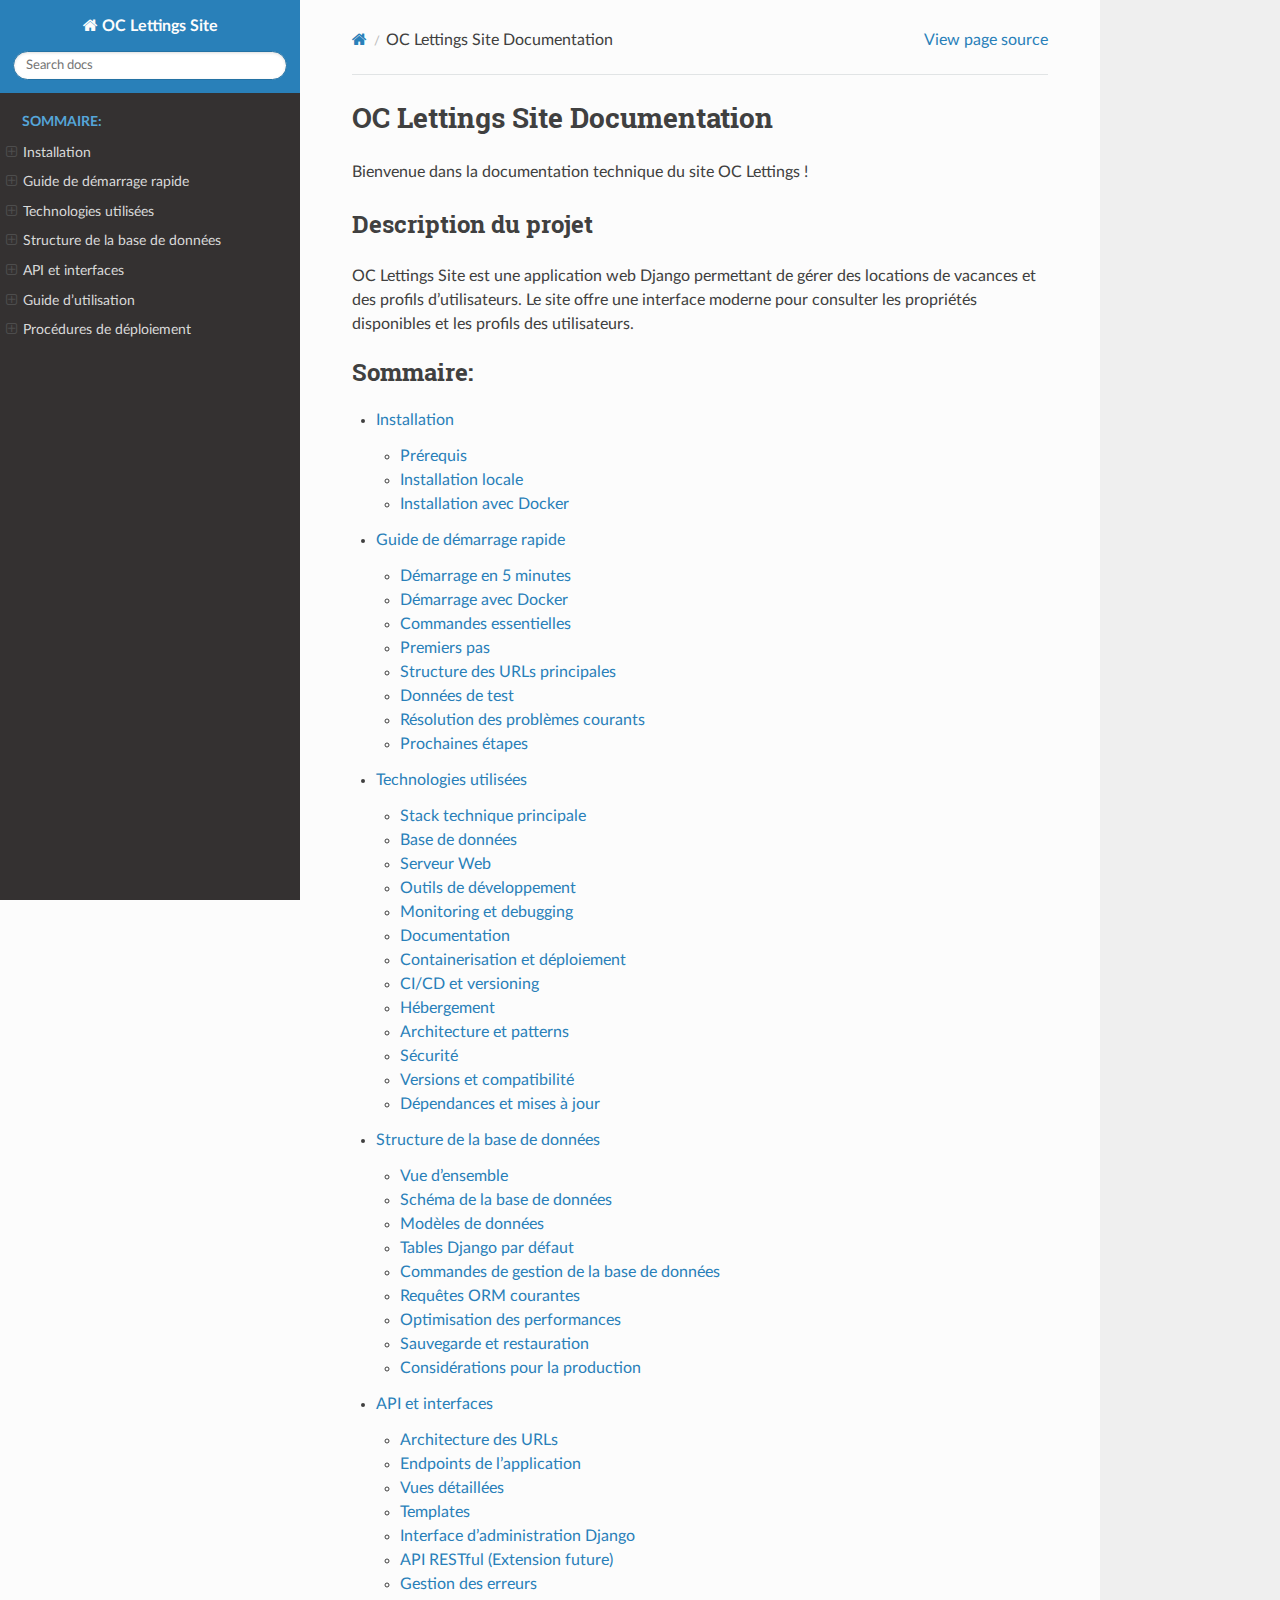
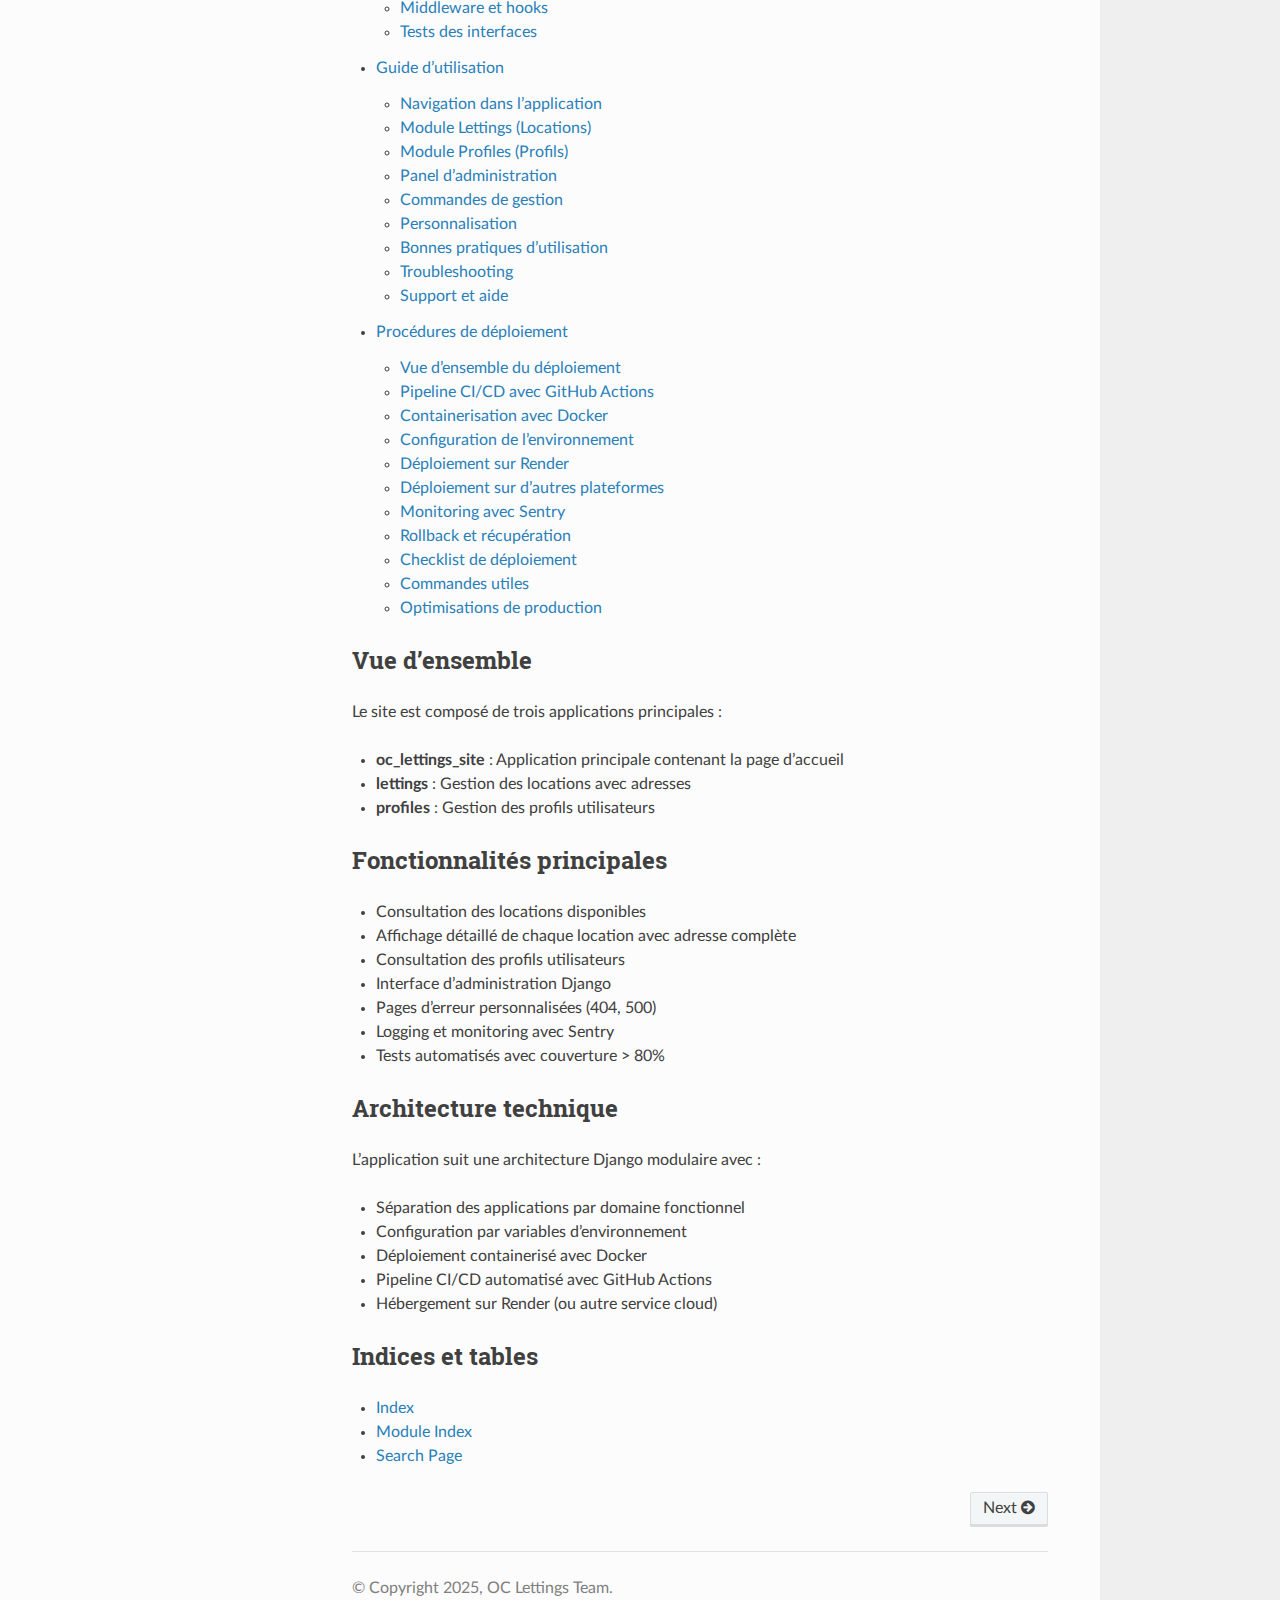
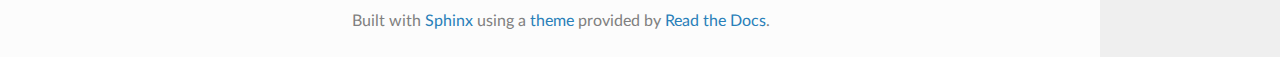
<file: doc/_build/html/index.html>
<!DOCTYPE html>
<html class="writer-html5" lang="en" data-content_root="./">
<head>
  <meta charset="utf-8" /><meta name="viewport" content="width=device-width, initial-scale=1" />

  <meta name="viewport" content="width=device-width, initial-scale=1.0" />
  <title>OC Lettings Site Documentation &mdash; OC Lettings Site 1.0 documentation</title>
      <link rel="stylesheet" type="text/css" href="_static/pygments.css?v=b86133f3" />
      <link rel="stylesheet" type="text/css" href="_static/css/theme.css?v=e59714d7" />

  
      <script src="_static/jquery.js?v=5d32c60e"></script>
      <script src="_static/_sphinx_javascript_frameworks_compat.js?v=2cd50e6c"></script>
      <script src="_static/documentation_options.js?v=f2a433a1"></script>
      <script src="_static/doctools.js?v=9bcbadda"></script>
      <script src="_static/sphinx_highlight.js?v=dc90522c"></script>
    <script src="_static/js/theme.js"></script>
    <link rel="index" title="Index" href="genindex.html" />
    <link rel="search" title="Search" href="search.html" />
    <link rel="next" title="Installation" href="installation.html" /> 
</head>

<body class="wy-body-for-nav"> 
  <div class="wy-grid-for-nav">
    <nav data-toggle="wy-nav-shift" class="wy-nav-side">
      <div class="wy-side-scroll">
        <div class="wy-side-nav-search" >

          
          
          <a href="#" class="icon icon-home">
            OC Lettings Site
          </a>
<div role="search">
  <form id="rtd-search-form" class="wy-form" action="search.html" method="get">
    <input type="text" name="q" placeholder="Search docs" aria-label="Search docs" />
    <input type="hidden" name="check_keywords" value="yes" />
    <input type="hidden" name="area" value="default" />
  </form>
</div>
        </div><div class="wy-menu wy-menu-vertical" data-spy="affix" role="navigation" aria-label="Navigation menu">
              <p class="caption" role="heading"><span class="caption-text">Sommaire:</span></p>
<ul>
<li class="toctree-l1"><a class="reference internal" href="installation.html">Installation</a><ul>
<li class="toctree-l2"><a class="reference internal" href="installation.html#prerequis">Prérequis</a></li>
<li class="toctree-l2"><a class="reference internal" href="installation.html#installation-locale">Installation locale</a><ul>
<li class="toctree-l3"><a class="reference internal" href="installation.html#cloner-le-repository">1. Cloner le repository</a></li>
<li class="toctree-l3"><a class="reference internal" href="installation.html#creer-l-environnement-virtuel">2. Créer l’environnement virtuel</a></li>
<li class="toctree-l3"><a class="reference internal" href="installation.html#installer-les-dependances">3. Installer les dépendances</a></li>
<li class="toctree-l3"><a class="reference internal" href="installation.html#configuration-des-variables-d-environnement">4. Configuration des variables d’environnement</a></li>
<li class="toctree-l3"><a class="reference internal" href="installation.html#appliquer-les-migrations">5. Appliquer les migrations</a></li>
<li class="toctree-l3"><a class="reference internal" href="installation.html#creer-un-superutilisateur-optionnel">6. Créer un superutilisateur (optionnel)</a></li>
</ul>
</li>
<li class="toctree-l2"><a class="reference internal" href="installation.html#installation-avec-docker">Installation avec Docker</a><ul>
<li class="toctree-l3"><a class="reference internal" href="installation.html#construire-l-image">1. Construire l’image</a></li>
<li class="toctree-l3"><a class="reference internal" href="installation.html#lancer-l-application">2. Lancer l’application</a></li>
</ul>
</li>
</ul>
</li>
<li class="toctree-l1"><a class="reference internal" href="quickstart.html">Guide de démarrage rapide</a><ul>
<li class="toctree-l2"><a class="reference internal" href="quickstart.html#demarrage-en-5-minutes">Démarrage en 5 minutes</a></li>
<li class="toctree-l2"><a class="reference internal" href="quickstart.html#demarrage-avec-docker">Démarrage avec Docker</a></li>
<li class="toctree-l2"><a class="reference internal" href="quickstart.html#commandes-essentielles">Commandes essentielles</a></li>
<li class="toctree-l2"><a class="reference internal" href="quickstart.html#premiers-pas">Premiers pas</a></li>
<li class="toctree-l2"><a class="reference internal" href="quickstart.html#structure-des-urls-principales">Structure des URLs principales</a></li>
<li class="toctree-l2"><a class="reference internal" href="quickstart.html#donnees-de-test">Données de test</a></li>
<li class="toctree-l2"><a class="reference internal" href="quickstart.html#resolution-des-problemes-courants">Résolution des problèmes courants</a></li>
<li class="toctree-l2"><a class="reference internal" href="quickstart.html#prochaines-etapes">Prochaines étapes</a></li>
</ul>
</li>
<li class="toctree-l1"><a class="reference internal" href="technologies.html">Technologies utilisées</a><ul>
<li class="toctree-l2"><a class="reference internal" href="technologies.html#stack-technique-principale">Stack technique principale</a><ul>
<li class="toctree-l3"><a class="reference internal" href="technologies.html#framework-backend">Framework Backend</a></li>
</ul>
</li>
<li class="toctree-l2"><a class="reference internal" href="technologies.html#base-de-donnees">Base de données</a></li>
<li class="toctree-l2"><a class="reference internal" href="technologies.html#serveur-web">Serveur Web</a></li>
<li class="toctree-l2"><a class="reference internal" href="technologies.html#outils-de-developpement">Outils de développement</a><ul>
<li class="toctree-l3"><a class="reference internal" href="technologies.html#tests-et-qualite-du-code">Tests et qualité du code</a></li>
<li class="toctree-l3"><a class="reference internal" href="technologies.html#configuration-et-environnement">Configuration et environnement</a></li>
</ul>
</li>
<li class="toctree-l2"><a class="reference internal" href="technologies.html#monitoring-et-debugging">Monitoring et debugging</a></li>
<li class="toctree-l2"><a class="reference internal" href="technologies.html#documentation">Documentation</a></li>
<li class="toctree-l2"><a class="reference internal" href="technologies.html#containerisation-et-deploiement">Containerisation et déploiement</a></li>
<li class="toctree-l2"><a class="reference internal" href="technologies.html#ci-cd-et-versioning">CI/CD et versioning</a></li>
<li class="toctree-l2"><a class="reference internal" href="technologies.html#hebergement">Hébergement</a></li>
<li class="toctree-l2"><a class="reference internal" href="technologies.html#architecture-et-patterns">Architecture et patterns</a><ul>
<li class="toctree-l3"><a class="reference internal" href="technologies.html#patterns-utilises">Patterns utilisés</a></li>
<li class="toctree-l3"><a class="reference internal" href="technologies.html#structure-modulaire">Structure modulaire</a></li>
</ul>
</li>
<li class="toctree-l2"><a class="reference internal" href="technologies.html#securite">Sécurité</a><ul>
<li class="toctree-l3"><a class="reference internal" href="technologies.html#mesures-de-securite-implementees">Mesures de sécurité implémentées</a></li>
</ul>
</li>
<li class="toctree-l2"><a class="reference internal" href="technologies.html#versions-et-compatibilite">Versions et compatibilité</a><ul>
<li class="toctree-l3"><a class="reference internal" href="technologies.html#compatibilite-testee">Compatibilité testée</a></li>
</ul>
</li>
<li class="toctree-l2"><a class="reference internal" href="technologies.html#dependances-et-mises-a-jour">Dépendances et mises à jour</a><ul>
<li class="toctree-l3"><a class="reference internal" href="technologies.html#gestion-des-dependances">Gestion des dépendances</a></li>
</ul>
</li>
</ul>
</li>
<li class="toctree-l1"><a class="reference internal" href="database.html">Structure de la base de données</a><ul>
<li class="toctree-l2"><a class="reference internal" href="database.html#vue-d-ensemble">Vue d’ensemble</a></li>
<li class="toctree-l2"><a class="reference internal" href="database.html#schema-de-la-base-de-donnees">Schéma de la base de données</a><ul>
<li class="toctree-l3"><a class="reference internal" href="database.html#diagramme-des-relations">Diagramme des relations</a></li>
</ul>
</li>
<li class="toctree-l2"><a class="reference internal" href="database.html#modeles-de-donnees">Modèles de données</a><ul>
<li class="toctree-l3"><a class="reference internal" href="database.html#model-address">Model Address</a></li>
<li class="toctree-l3"><a class="reference internal" href="database.html#model-letting">Model Letting</a></li>
<li class="toctree-l3"><a class="reference internal" href="database.html#model-profile">Model Profile</a></li>
</ul>
</li>
<li class="toctree-l2"><a class="reference internal" href="database.html#tables-django-par-defaut">Tables Django par défaut</a><ul>
<li class="toctree-l3"><a class="reference internal" href="database.html#tables-d-authentification">Tables d’authentification</a></li>
<li class="toctree-l3"><a class="reference internal" href="database.html#tables-systeme">Tables système</a></li>
</ul>
</li>
<li class="toctree-l2"><a class="reference internal" href="database.html#commandes-de-gestion-de-la-base-de-donnees">Commandes de gestion de la base de données</a><ul>
<li class="toctree-l3"><a class="reference internal" href="database.html#acces-a-la-base-de-donnees">Accès à la base de données</a></li>
<li class="toctree-l3"><a class="reference internal" href="database.html#migrations">Migrations</a></li>
<li class="toctree-l3"><a class="reference internal" href="database.html#gestion-des-donnees">Gestion des données</a></li>
</ul>
</li>
<li class="toctree-l2"><a class="reference internal" href="database.html#requetes-orm-courantes">Requêtes ORM courantes</a><ul>
<li class="toctree-l3"><a class="reference internal" href="database.html#exemples-pour-letting">Exemples pour Letting</a></li>
<li class="toctree-l3"><a class="reference internal" href="database.html#exemples-pour-profile">Exemples pour Profile</a></li>
</ul>
</li>
<li class="toctree-l2"><a class="reference internal" href="database.html#optimisation-des-performances">Optimisation des performances</a><ul>
<li class="toctree-l3"><a class="reference internal" href="database.html#index">Index</a></li>
<li class="toctree-l3"><a class="reference internal" href="database.html#requetes-optimisees">Requêtes optimisées</a></li>
</ul>
</li>
<li class="toctree-l2"><a class="reference internal" href="database.html#sauvegarde-et-restauration">Sauvegarde et restauration</a><ul>
<li class="toctree-l3"><a class="reference internal" href="database.html#sauvegarde-complete">Sauvegarde complète</a></li>
<li class="toctree-l3"><a class="reference internal" href="database.html#restauration">Restauration</a></li>
</ul>
</li>
<li class="toctree-l2"><a class="reference internal" href="database.html#considerations-pour-la-production">Considérations pour la production</a><ul>
<li class="toctree-l3"><a class="reference internal" href="database.html#migration-vers-postgresql">Migration vers PostgreSQL</a></li>
<li class="toctree-l3"><a class="reference internal" href="database.html#securite">Sécurité</a></li>
</ul>
</li>
</ul>
</li>
<li class="toctree-l1"><a class="reference internal" href="api.html">API et interfaces</a><ul>
<li class="toctree-l2"><a class="reference internal" href="api.html#architecture-des-urls">Architecture des URLs</a><ul>
<li class="toctree-l3"><a class="reference internal" href="api.html#structure-generale">Structure générale</a></li>
<li class="toctree-l3"><a class="reference internal" href="api.html#configuration-des-urls-principales">Configuration des URLs principales</a></li>
</ul>
</li>
<li class="toctree-l2"><a class="reference internal" href="api.html#endpoints-de-l-application">Endpoints de l’application</a><ul>
<li class="toctree-l3"><a class="reference internal" href="api.html#application-principale">Application principale</a></li>
<li class="toctree-l3"><a class="reference internal" href="api.html#module-lettings">Module Lettings</a></li>
<li class="toctree-l3"><a class="reference internal" href="api.html#module-profiles">Module Profiles</a></li>
</ul>
</li>
<li class="toctree-l2"><a class="reference internal" href="api.html#vues-detaillees">Vues détaillées</a><ul>
<li class="toctree-l3"><a class="reference internal" href="api.html#vue-index-page-d-accueil">Vue index (page d’accueil)</a></li>
<li class="toctree-l3"><a class="reference internal" href="api.html#vue-lettings-index">Vue lettings.index</a></li>
<li class="toctree-l3"><a class="reference internal" href="api.html#vue-lettings-letting">Vue lettings.letting</a></li>
<li class="toctree-l3"><a class="reference internal" href="api.html#vue-profiles-index">Vue profiles.index</a></li>
<li class="toctree-l3"><a class="reference internal" href="api.html#vue-profiles-profile">Vue profiles.profile</a></li>
</ul>
</li>
<li class="toctree-l2"><a class="reference internal" href="api.html#templates">Templates</a><ul>
<li class="toctree-l3"><a class="reference internal" href="api.html#structure-des-templates">Structure des templates</a></li>
<li class="toctree-l3"><a class="reference internal" href="api.html#template-de-base">Template de base</a></li>
</ul>
</li>
<li class="toctree-l2"><a class="reference internal" href="api.html#interface-d-administration-django">Interface d’administration Django</a><ul>
<li class="toctree-l3"><a class="reference internal" href="api.html#acces">Accès</a></li>
<li class="toctree-l3"><a class="reference internal" href="api.html#modeles-enregistres">Modèles enregistrés</a></li>
<li class="toctree-l3"><a class="reference internal" href="api.html#fonctionnalites-d-administration">Fonctionnalités d’administration</a></li>
</ul>
</li>
<li class="toctree-l2"><a class="reference internal" href="api.html#api-restful-extension-future">API RESTful (Extension future)</a><ul>
<li class="toctree-l3"><a class="reference internal" href="api.html#structure-proposee">Structure proposée</a></li>
<li class="toctree-l3"><a class="reference internal" href="api.html#implementation-avec-django-rest-framework">Implémentation avec Django REST Framework</a></li>
</ul>
</li>
<li class="toctree-l2"><a class="reference internal" href="api.html#gestion-des-erreurs">Gestion des erreurs</a><ul>
<li class="toctree-l3"><a class="reference internal" href="api.html#pages-d-erreur-personnalisees">Pages d’erreur personnalisées</a></li>
<li class="toctree-l3"><a class="reference internal" href="api.html#gestion-des-exceptions">Gestion des exceptions</a></li>
</ul>
</li>
<li class="toctree-l2"><a class="reference internal" href="api.html#middleware-et-hooks">Middleware et hooks</a><ul>
<li class="toctree-l3"><a class="reference internal" href="api.html#middleware-actifs">Middleware actifs</a></li>
<li class="toctree-l3"><a class="reference internal" href="api.html#contexte-processors">Contexte processors</a></li>
</ul>
</li>
<li class="toctree-l2"><a class="reference internal" href="api.html#tests-des-interfaces">Tests des interfaces</a><ul>
<li class="toctree-l3"><a class="reference internal" href="api.html#tests-unitaires-des-vues">Tests unitaires des vues</a></li>
<li class="toctree-l3"><a class="reference internal" href="api.html#tests-d-integration">Tests d’intégration</a></li>
</ul>
</li>
</ul>
</li>
<li class="toctree-l1"><a class="reference internal" href="usage.html">Guide d’utilisation</a><ul>
<li class="toctree-l2"><a class="reference internal" href="usage.html#navigation-dans-l-application">Navigation dans l’application</a><ul>
<li class="toctree-l3"><a class="reference internal" href="usage.html#page-d-accueil">Page d’accueil</a></li>
<li class="toctree-l3"><a class="reference internal" href="usage.html#interface-utilisateur">Interface utilisateur</a></li>
</ul>
</li>
<li class="toctree-l2"><a class="reference internal" href="usage.html#module-lettings-locations">Module Lettings (Locations)</a><ul>
<li class="toctree-l3"><a class="reference internal" href="usage.html#liste-des-locations">Liste des locations</a></li>
<li class="toctree-l3"><a class="reference internal" href="usage.html#detail-d-une-location">Détail d’une location</a></li>
<li class="toctree-l3"><a class="reference internal" href="usage.html#navigation-dans-les-locations">Navigation dans les locations</a></li>
</ul>
</li>
<li class="toctree-l2"><a class="reference internal" href="usage.html#module-profiles-profils">Module Profiles (Profils)</a><ul>
<li class="toctree-l3"><a class="reference internal" href="usage.html#liste-des-profils">Liste des profils</a></li>
<li class="toctree-l3"><a class="reference internal" href="usage.html#detail-d-un-profil">Détail d’un profil</a></li>
</ul>
</li>
<li class="toctree-l2"><a class="reference internal" href="usage.html#panel-d-administration">Panel d’administration</a><ul>
<li class="toctree-l3"><a class="reference internal" href="usage.html#acces-a-l-administration">Accès à l’administration</a></li>
<li class="toctree-l3"><a class="reference internal" href="usage.html#interface-d-administration">Interface d’administration</a></li>
<li class="toctree-l3"><a class="reference internal" href="usage.html#gestion-des-locations">Gestion des locations</a></li>
<li class="toctree-l3"><a class="reference internal" href="usage.html#gestion-des-profils">Gestion des profils</a></li>
<li class="toctree-l3"><a class="reference internal" href="usage.html#fonctionnalites-avancees">Fonctionnalités avancées</a></li>
</ul>
</li>
<li class="toctree-l2"><a class="reference internal" href="usage.html#commandes-de-gestion">Commandes de gestion</a><ul>
<li class="toctree-l3"><a class="reference internal" href="usage.html#acces-au-shell-django">Accès au shell Django</a></li>
<li class="toctree-l3"><a class="reference internal" href="usage.html#creation-de-donnees-via-le-shell">Création de données via le shell</a></li>
<li class="toctree-l3"><a class="reference internal" href="usage.html#maintenance-et-nettoyage">Maintenance et nettoyage</a></li>
</ul>
</li>
<li class="toctree-l2"><a class="reference internal" href="usage.html#personnalisation">Personnalisation</a><ul>
<li class="toctree-l3"><a class="reference internal" href="usage.html#modifier-les-styles">Modifier les styles</a></li>
<li class="toctree-l3"><a class="reference internal" href="usage.html#personnaliser-les-templates">Personnaliser les templates</a></li>
<li class="toctree-l3"><a class="reference internal" href="usage.html#ajouter-des-fonctionnalites">Ajouter des fonctionnalités</a></li>
</ul>
</li>
<li class="toctree-l2"><a class="reference internal" href="usage.html#bonnes-pratiques-d-utilisation">Bonnes pratiques d’utilisation</a><ul>
<li class="toctree-l3"><a class="reference internal" href="usage.html#securite">Sécurité</a></li>
<li class="toctree-l3"><a class="reference internal" href="usage.html#performance">Performance</a></li>
<li class="toctree-l3"><a class="reference internal" href="usage.html#maintenance">Maintenance</a></li>
</ul>
</li>
<li class="toctree-l2"><a class="reference internal" href="usage.html#troubleshooting">Troubleshooting</a><ul>
<li class="toctree-l3"><a class="reference internal" href="usage.html#problemes-courants">Problèmes courants</a></li>
</ul>
</li>
<li class="toctree-l2"><a class="reference internal" href="usage.html#support-et-aide">Support et aide</a></li>
</ul>
</li>
<li class="toctree-l1"><a class="reference internal" href="deployment.html">Procédures de déploiement</a><ul>
<li class="toctree-l2"><a class="reference internal" href="deployment.html#vue-d-ensemble-du-deploiement">Vue d’ensemble du déploiement</a><ul>
<li class="toctree-l3"><a class="reference internal" href="deployment.html#architecture-de-deploiement">Architecture de déploiement</a></li>
<li class="toctree-l3"><a class="reference internal" href="deployment.html#flux-de-deploiement">Flux de déploiement</a></li>
</ul>
</li>
<li class="toctree-l2"><a class="reference internal" href="deployment.html#pipeline-ci-cd-avec-github-actions">Pipeline CI/CD avec GitHub Actions</a><ul>
<li class="toctree-l3"><a class="reference internal" href="deployment.html#configuration-du-workflow">Configuration du workflow</a></li>
<li class="toctree-l3"><a class="reference internal" href="deployment.html#configuration-des-secrets-github">Configuration des secrets GitHub</a></li>
<li class="toctree-l3"><a class="reference internal" href="deployment.html#etapes-du-pipeline">Étapes du pipeline</a></li>
</ul>
</li>
<li class="toctree-l2"><a class="reference internal" href="deployment.html#containerisation-avec-docker">Containerisation avec Docker</a><ul>
<li class="toctree-l3"><a class="reference internal" href="deployment.html#dockerfile">Dockerfile</a></li>
<li class="toctree-l3"><a class="reference internal" href="deployment.html#docker-compose">Docker Compose</a></li>
<li class="toctree-l3"><a class="reference internal" href="deployment.html#commandes-docker">Commandes Docker</a></li>
</ul>
</li>
<li class="toctree-l2"><a class="reference internal" href="deployment.html#configuration-de-l-environnement">Configuration de l’environnement</a><ul>
<li class="toctree-l3"><a class="reference internal" href="deployment.html#variables-d-environnement">Variables d’environnement</a></li>
<li class="toctree-l3"><a class="reference internal" href="deployment.html#settings-de-production">Settings de production</a></li>
</ul>
</li>
<li class="toctree-l2"><a class="reference internal" href="deployment.html#deploiement-sur-render">Déploiement sur Render</a><ul>
<li class="toctree-l3"><a class="reference internal" href="deployment.html#configuration-initiale">Configuration initiale</a></li>
<li class="toctree-l3"><a class="reference internal" href="deployment.html#configuration-des-variables">Configuration des variables</a></li>
<li class="toctree-l3"><a class="reference internal" href="deployment.html#render-yaml">render.yaml</a></li>
<li class="toctree-l3"><a class="reference internal" href="deployment.html#deploiement-manuel">Déploiement manuel</a></li>
</ul>
</li>
<li class="toctree-l2"><a class="reference internal" href="deployment.html#deploiement-sur-d-autres-plateformes">Déploiement sur d’autres plateformes</a><ul>
<li class="toctree-l3"><a class="reference internal" href="deployment.html#heroku">Heroku</a></li>
<li class="toctree-l3"><a class="reference internal" href="deployment.html#aws-elastic-beanstalk">AWS Elastic Beanstalk</a></li>
<li class="toctree-l3"><a class="reference internal" href="deployment.html#digitalocean-app-platform">DigitalOcean App Platform</a></li>
</ul>
</li>
<li class="toctree-l2"><a class="reference internal" href="deployment.html#monitoring-avec-sentry">Monitoring avec Sentry</a><ul>
<li class="toctree-l3"><a class="reference internal" href="deployment.html#configuration-sentry">Configuration Sentry</a></li>
<li class="toctree-l3"><a class="reference internal" href="deployment.html#test-de-sentry">Test de Sentry</a></li>
<li class="toctree-l3"><a class="reference internal" href="deployment.html#alertes-et-notifications">Alertes et notifications</a></li>
</ul>
</li>
<li class="toctree-l2"><a class="reference internal" href="deployment.html#rollback-et-recuperation">Rollback et récupération</a><ul>
<li class="toctree-l3"><a class="reference internal" href="deployment.html#strategie-de-rollback">Stratégie de rollback</a></li>
<li class="toctree-l3"><a class="reference internal" href="deployment.html#backup-et-restauration">Backup et restauration</a></li>
</ul>
</li>
<li class="toctree-l2"><a class="reference internal" href="deployment.html#checklist-de-deploiement">Checklist de déploiement</a><ul>
<li class="toctree-l3"><a class="reference internal" href="deployment.html#avant-le-deploiement">Avant le déploiement</a></li>
<li class="toctree-l3"><a class="reference internal" href="deployment.html#pendant-le-deploiement">Pendant le déploiement</a></li>
<li class="toctree-l3"><a class="reference internal" href="deployment.html#apres-le-deploiement">Après le déploiement</a></li>
</ul>
</li>
<li class="toctree-l2"><a class="reference internal" href="deployment.html#commandes-utiles">Commandes utiles</a><ul>
<li class="toctree-l3"><a class="reference internal" href="deployment.html#deploiement-rapide">Déploiement rapide</a></li>
<li class="toctree-l3"><a class="reference internal" href="deployment.html#verification-de-sante">Vérification de santé</a></li>
<li class="toctree-l3"><a class="reference internal" href="deployment.html#logs-et-debugging">Logs et debugging</a></li>
</ul>
</li>
<li class="toctree-l2"><a class="reference internal" href="deployment.html#optimisations-de-production">Optimisations de production</a><ul>
<li class="toctree-l3"><a class="reference internal" href="deployment.html#performance">Performance</a></li>
<li class="toctree-l3"><a class="reference internal" href="deployment.html#securite">Sécurité</a></li>
</ul>
</li>
</ul>
</li>
</ul>

        </div>
      </div>
    </nav>

    <section data-toggle="wy-nav-shift" class="wy-nav-content-wrap"><nav class="wy-nav-top" aria-label="Mobile navigation menu" >
          <i data-toggle="wy-nav-top" class="fa fa-bars"></i>
          <a href="#">OC Lettings Site</a>
      </nav>

      <div class="wy-nav-content">
        <div class="rst-content">
          <div role="navigation" aria-label="Page navigation">
  <ul class="wy-breadcrumbs">
      <li><a href="#" class="icon icon-home" aria-label="Home"></a></li>
      <li class="breadcrumb-item active">OC Lettings Site Documentation</li>
      <li class="wy-breadcrumbs-aside">
            <a href="_sources/index.rst.txt" rel="nofollow"> View page source</a>
      </li>
  </ul>
  <hr/>
</div>
          <div role="main" class="document" itemscope="itemscope" itemtype="http://schema.org/Article">
           <div itemprop="articleBody">
             
  <section id="oc-lettings-site-documentation">
<h1>OC Lettings Site Documentation<a class="headerlink" href="#oc-lettings-site-documentation" title="Link to this heading"></a></h1>
<p>Bienvenue dans la documentation technique du site OC Lettings !</p>
<section id="description-du-projet">
<h2>Description du projet<a class="headerlink" href="#description-du-projet" title="Link to this heading"></a></h2>
<p>OC Lettings Site est une application web Django permettant de gérer des locations de vacances et des profils d’utilisateurs. Le site offre une interface moderne pour consulter les propriétés disponibles et les profils des utilisateurs.</p>
<div class="toctree-wrapper compound">
<p class="caption" role="heading"><span class="caption-text">Sommaire:</span></p>
<ul>
<li class="toctree-l1"><a class="reference internal" href="installation.html">Installation</a><ul>
<li class="toctree-l2"><a class="reference internal" href="installation.html#prerequis">Prérequis</a></li>
<li class="toctree-l2"><a class="reference internal" href="installation.html#installation-locale">Installation locale</a></li>
<li class="toctree-l2"><a class="reference internal" href="installation.html#installation-avec-docker">Installation avec Docker</a></li>
</ul>
</li>
<li class="toctree-l1"><a class="reference internal" href="quickstart.html">Guide de démarrage rapide</a><ul>
<li class="toctree-l2"><a class="reference internal" href="quickstart.html#demarrage-en-5-minutes">Démarrage en 5 minutes</a></li>
<li class="toctree-l2"><a class="reference internal" href="quickstart.html#demarrage-avec-docker">Démarrage avec Docker</a></li>
<li class="toctree-l2"><a class="reference internal" href="quickstart.html#commandes-essentielles">Commandes essentielles</a></li>
<li class="toctree-l2"><a class="reference internal" href="quickstart.html#premiers-pas">Premiers pas</a></li>
<li class="toctree-l2"><a class="reference internal" href="quickstart.html#structure-des-urls-principales">Structure des URLs principales</a></li>
<li class="toctree-l2"><a class="reference internal" href="quickstart.html#donnees-de-test">Données de test</a></li>
<li class="toctree-l2"><a class="reference internal" href="quickstart.html#resolution-des-problemes-courants">Résolution des problèmes courants</a></li>
<li class="toctree-l2"><a class="reference internal" href="quickstart.html#prochaines-etapes">Prochaines étapes</a></li>
</ul>
</li>
<li class="toctree-l1"><a class="reference internal" href="technologies.html">Technologies utilisées</a><ul>
<li class="toctree-l2"><a class="reference internal" href="technologies.html#stack-technique-principale">Stack technique principale</a></li>
<li class="toctree-l2"><a class="reference internal" href="technologies.html#base-de-donnees">Base de données</a></li>
<li class="toctree-l2"><a class="reference internal" href="technologies.html#serveur-web">Serveur Web</a></li>
<li class="toctree-l2"><a class="reference internal" href="technologies.html#outils-de-developpement">Outils de développement</a></li>
<li class="toctree-l2"><a class="reference internal" href="technologies.html#monitoring-et-debugging">Monitoring et debugging</a></li>
<li class="toctree-l2"><a class="reference internal" href="technologies.html#documentation">Documentation</a></li>
<li class="toctree-l2"><a class="reference internal" href="technologies.html#containerisation-et-deploiement">Containerisation et déploiement</a></li>
<li class="toctree-l2"><a class="reference internal" href="technologies.html#ci-cd-et-versioning">CI/CD et versioning</a></li>
<li class="toctree-l2"><a class="reference internal" href="technologies.html#hebergement">Hébergement</a></li>
<li class="toctree-l2"><a class="reference internal" href="technologies.html#architecture-et-patterns">Architecture et patterns</a></li>
<li class="toctree-l2"><a class="reference internal" href="technologies.html#securite">Sécurité</a></li>
<li class="toctree-l2"><a class="reference internal" href="technologies.html#versions-et-compatibilite">Versions et compatibilité</a></li>
<li class="toctree-l2"><a class="reference internal" href="technologies.html#dependances-et-mises-a-jour">Dépendances et mises à jour</a></li>
</ul>
</li>
<li class="toctree-l1"><a class="reference internal" href="database.html">Structure de la base de données</a><ul>
<li class="toctree-l2"><a class="reference internal" href="database.html#vue-d-ensemble">Vue d’ensemble</a></li>
<li class="toctree-l2"><a class="reference internal" href="database.html#schema-de-la-base-de-donnees">Schéma de la base de données</a></li>
<li class="toctree-l2"><a class="reference internal" href="database.html#modeles-de-donnees">Modèles de données</a></li>
<li class="toctree-l2"><a class="reference internal" href="database.html#tables-django-par-defaut">Tables Django par défaut</a></li>
<li class="toctree-l2"><a class="reference internal" href="database.html#commandes-de-gestion-de-la-base-de-donnees">Commandes de gestion de la base de données</a></li>
<li class="toctree-l2"><a class="reference internal" href="database.html#requetes-orm-courantes">Requêtes ORM courantes</a></li>
<li class="toctree-l2"><a class="reference internal" href="database.html#optimisation-des-performances">Optimisation des performances</a></li>
<li class="toctree-l2"><a class="reference internal" href="database.html#sauvegarde-et-restauration">Sauvegarde et restauration</a></li>
<li class="toctree-l2"><a class="reference internal" href="database.html#considerations-pour-la-production">Considérations pour la production</a></li>
</ul>
</li>
<li class="toctree-l1"><a class="reference internal" href="api.html">API et interfaces</a><ul>
<li class="toctree-l2"><a class="reference internal" href="api.html#architecture-des-urls">Architecture des URLs</a></li>
<li class="toctree-l2"><a class="reference internal" href="api.html#endpoints-de-l-application">Endpoints de l’application</a></li>
<li class="toctree-l2"><a class="reference internal" href="api.html#vues-detaillees">Vues détaillées</a></li>
<li class="toctree-l2"><a class="reference internal" href="api.html#templates">Templates</a></li>
<li class="toctree-l2"><a class="reference internal" href="api.html#interface-d-administration-django">Interface d’administration Django</a></li>
<li class="toctree-l2"><a class="reference internal" href="api.html#api-restful-extension-future">API RESTful (Extension future)</a></li>
<li class="toctree-l2"><a class="reference internal" href="api.html#gestion-des-erreurs">Gestion des erreurs</a></li>
<li class="toctree-l2"><a class="reference internal" href="api.html#middleware-et-hooks">Middleware et hooks</a></li>
<li class="toctree-l2"><a class="reference internal" href="api.html#tests-des-interfaces">Tests des interfaces</a></li>
</ul>
</li>
<li class="toctree-l1"><a class="reference internal" href="usage.html">Guide d’utilisation</a><ul>
<li class="toctree-l2"><a class="reference internal" href="usage.html#navigation-dans-l-application">Navigation dans l’application</a></li>
<li class="toctree-l2"><a class="reference internal" href="usage.html#module-lettings-locations">Module Lettings (Locations)</a></li>
<li class="toctree-l2"><a class="reference internal" href="usage.html#module-profiles-profils">Module Profiles (Profils)</a></li>
<li class="toctree-l2"><a class="reference internal" href="usage.html#panel-d-administration">Panel d’administration</a></li>
<li class="toctree-l2"><a class="reference internal" href="usage.html#commandes-de-gestion">Commandes de gestion</a></li>
<li class="toctree-l2"><a class="reference internal" href="usage.html#personnalisation">Personnalisation</a></li>
<li class="toctree-l2"><a class="reference internal" href="usage.html#bonnes-pratiques-d-utilisation">Bonnes pratiques d’utilisation</a></li>
<li class="toctree-l2"><a class="reference internal" href="usage.html#troubleshooting">Troubleshooting</a></li>
<li class="toctree-l2"><a class="reference internal" href="usage.html#support-et-aide">Support et aide</a></li>
</ul>
</li>
<li class="toctree-l1"><a class="reference internal" href="deployment.html">Procédures de déploiement</a><ul>
<li class="toctree-l2"><a class="reference internal" href="deployment.html#vue-d-ensemble-du-deploiement">Vue d’ensemble du déploiement</a></li>
<li class="toctree-l2"><a class="reference internal" href="deployment.html#pipeline-ci-cd-avec-github-actions">Pipeline CI/CD avec GitHub Actions</a></li>
<li class="toctree-l2"><a class="reference internal" href="deployment.html#containerisation-avec-docker">Containerisation avec Docker</a></li>
<li class="toctree-l2"><a class="reference internal" href="deployment.html#configuration-de-l-environnement">Configuration de l’environnement</a></li>
<li class="toctree-l2"><a class="reference internal" href="deployment.html#deploiement-sur-render">Déploiement sur Render</a></li>
<li class="toctree-l2"><a class="reference internal" href="deployment.html#deploiement-sur-d-autres-plateformes">Déploiement sur d’autres plateformes</a></li>
<li class="toctree-l2"><a class="reference internal" href="deployment.html#monitoring-avec-sentry">Monitoring avec Sentry</a></li>
<li class="toctree-l2"><a class="reference internal" href="deployment.html#rollback-et-recuperation">Rollback et récupération</a></li>
<li class="toctree-l2"><a class="reference internal" href="deployment.html#checklist-de-deploiement">Checklist de déploiement</a></li>
<li class="toctree-l2"><a class="reference internal" href="deployment.html#commandes-utiles">Commandes utiles</a></li>
<li class="toctree-l2"><a class="reference internal" href="deployment.html#optimisations-de-production">Optimisations de production</a></li>
</ul>
</li>
</ul>
</div>
</section>
<section id="vue-d-ensemble">
<h2>Vue d’ensemble<a class="headerlink" href="#vue-d-ensemble" title="Link to this heading"></a></h2>
<p>Le site est composé de trois applications principales :</p>
<ul class="simple">
<li><p><strong>oc_lettings_site</strong> : Application principale contenant la page d’accueil</p></li>
<li><p><strong>lettings</strong> : Gestion des locations avec adresses</p></li>
<li><p><strong>profiles</strong> : Gestion des profils utilisateurs</p></li>
</ul>
</section>
<section id="fonctionnalites-principales">
<h2>Fonctionnalités principales<a class="headerlink" href="#fonctionnalites-principales" title="Link to this heading"></a></h2>
<ul class="simple">
<li><p>Consultation des locations disponibles</p></li>
<li><p>Affichage détaillé de chaque location avec adresse complète</p></li>
<li><p>Consultation des profils utilisateurs</p></li>
<li><p>Interface d’administration Django</p></li>
<li><p>Pages d’erreur personnalisées (404, 500)</p></li>
<li><p>Logging et monitoring avec Sentry</p></li>
<li><p>Tests automatisés avec couverture &gt; 80%</p></li>
</ul>
</section>
<section id="architecture-technique">
<h2>Architecture technique<a class="headerlink" href="#architecture-technique" title="Link to this heading"></a></h2>
<p>L’application suit une architecture Django modulaire avec :</p>
<ul class="simple">
<li><p>Séparation des applications par domaine fonctionnel</p></li>
<li><p>Configuration par variables d’environnement</p></li>
<li><p>Déploiement containerisé avec Docker</p></li>
<li><p>Pipeline CI/CD automatisé avec GitHub Actions</p></li>
<li><p>Hébergement sur Render (ou autre service cloud)</p></li>
</ul>
</section>
<section id="indices-et-tables">
<h2>Indices et tables<a class="headerlink" href="#indices-et-tables" title="Link to this heading"></a></h2>
<ul class="simple">
<li><p><a class="reference internal" href="genindex.html"><span class="std std-ref">Index</span></a></p></li>
<li><p><a class="reference internal" href="py-modindex.html"><span class="std std-ref">Module Index</span></a></p></li>
<li><p><a class="reference internal" href="search.html"><span class="std std-ref">Search Page</span></a></p></li>
</ul>
</section>
</section>


           </div>
          </div>
          <footer><div class="rst-footer-buttons" role="navigation" aria-label="Footer">
        <a href="installation.html" class="btn btn-neutral float-right" title="Installation" accesskey="n" rel="next">Next <span class="fa fa-arrow-circle-right" aria-hidden="true"></span></a>
    </div>

  <hr/>

  <div role="contentinfo">
    <p>&#169; Copyright 2025, OC Lettings Team.</p>
  </div>

  Built with <a href="https://www.sphinx-doc.org/">Sphinx</a> using a
    <a href="https://github.com/readthedocs/sphinx_rtd_theme">theme</a>
    provided by <a href="https://readthedocs.org">Read the Docs</a>.
   

</footer>
        </div>
      </div>
    </section>
  </div>
  <script>
      jQuery(function () {
          SphinxRtdTheme.Navigation.enable(true);
      });
  </script> 

</body>
</html>
</file>
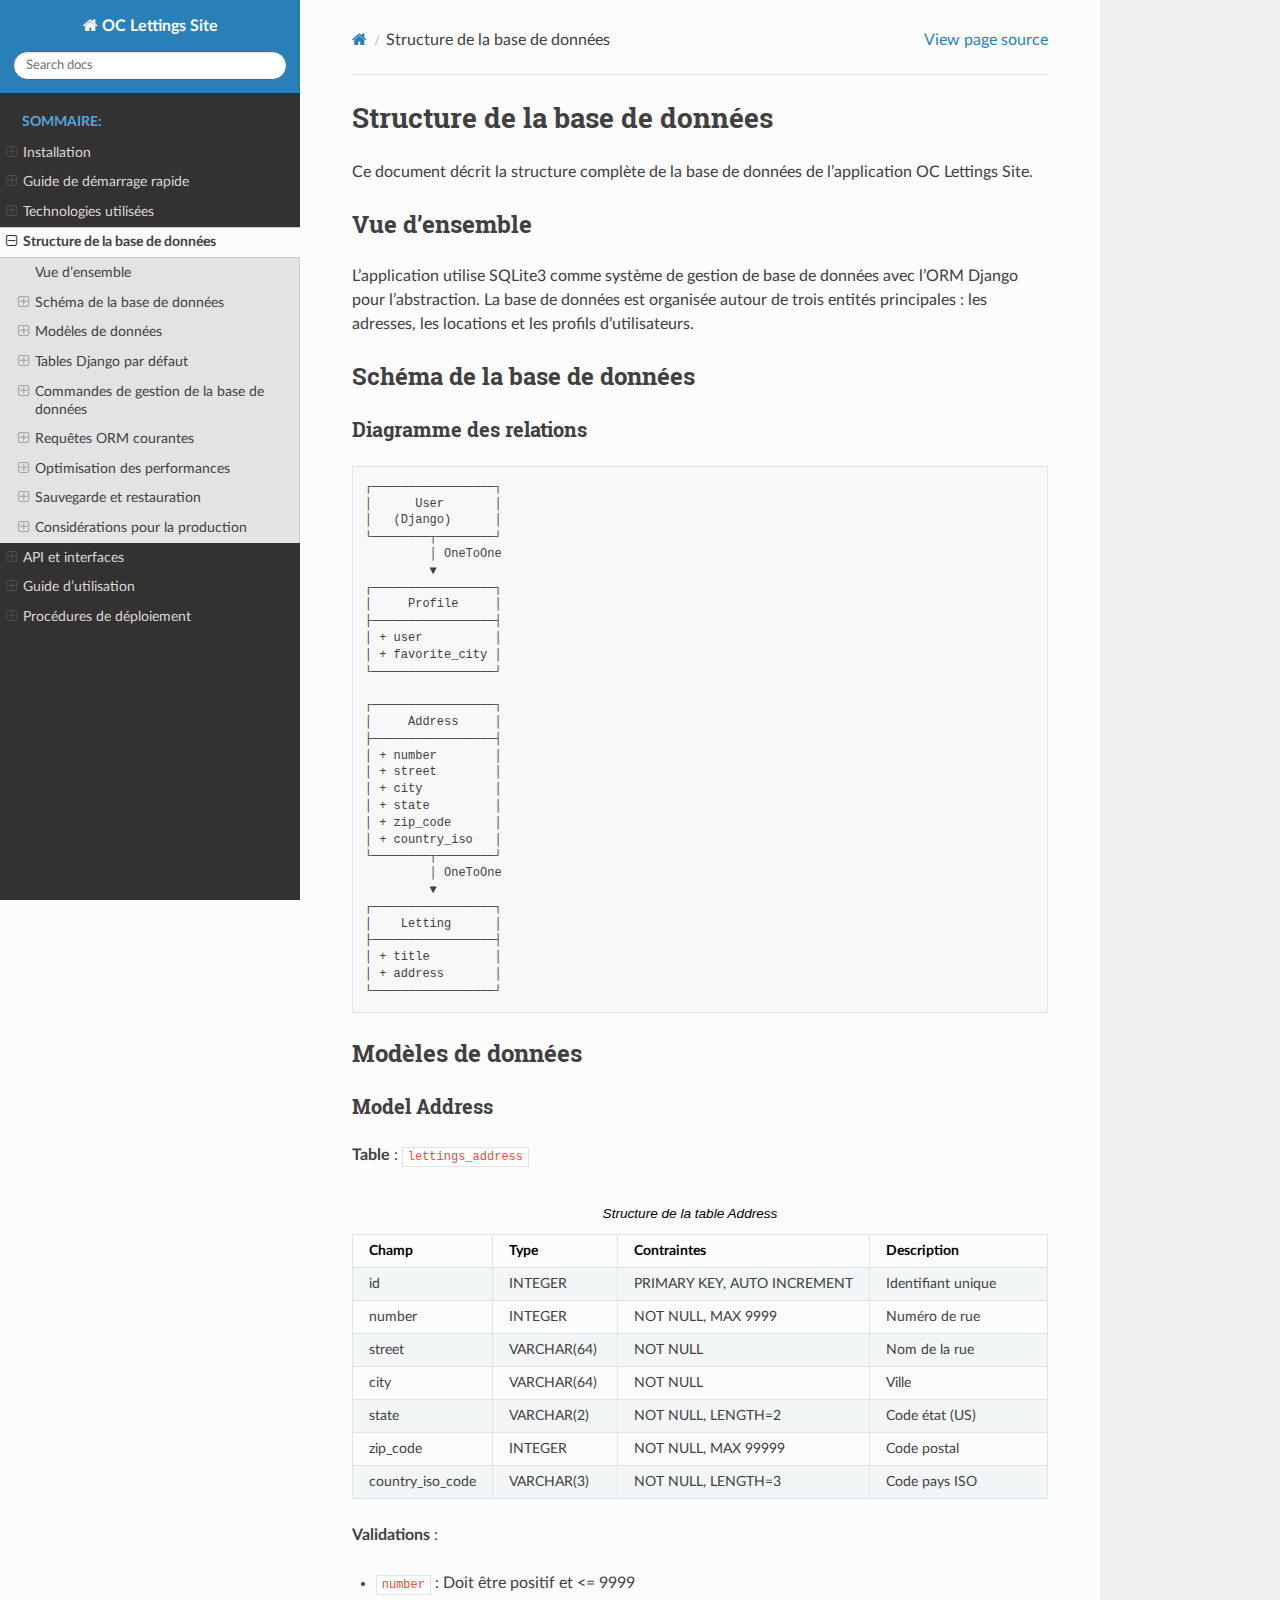
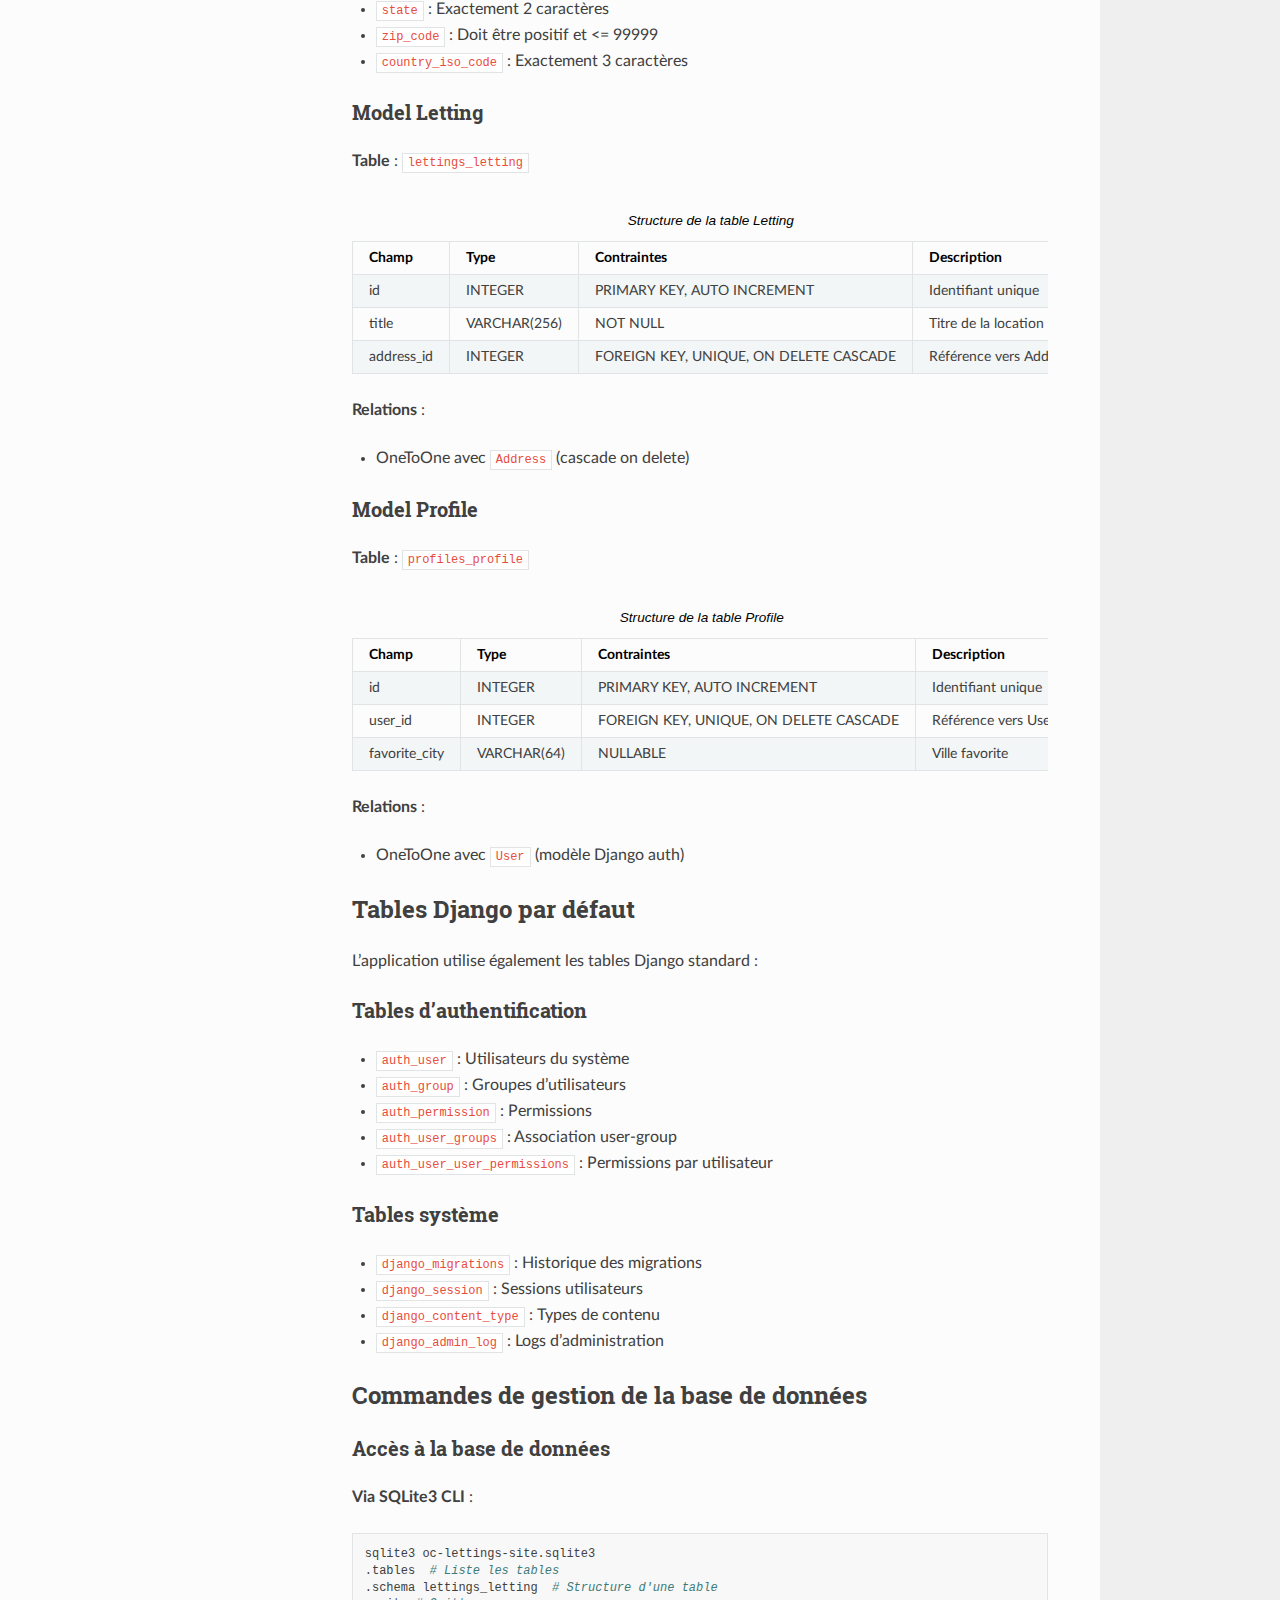
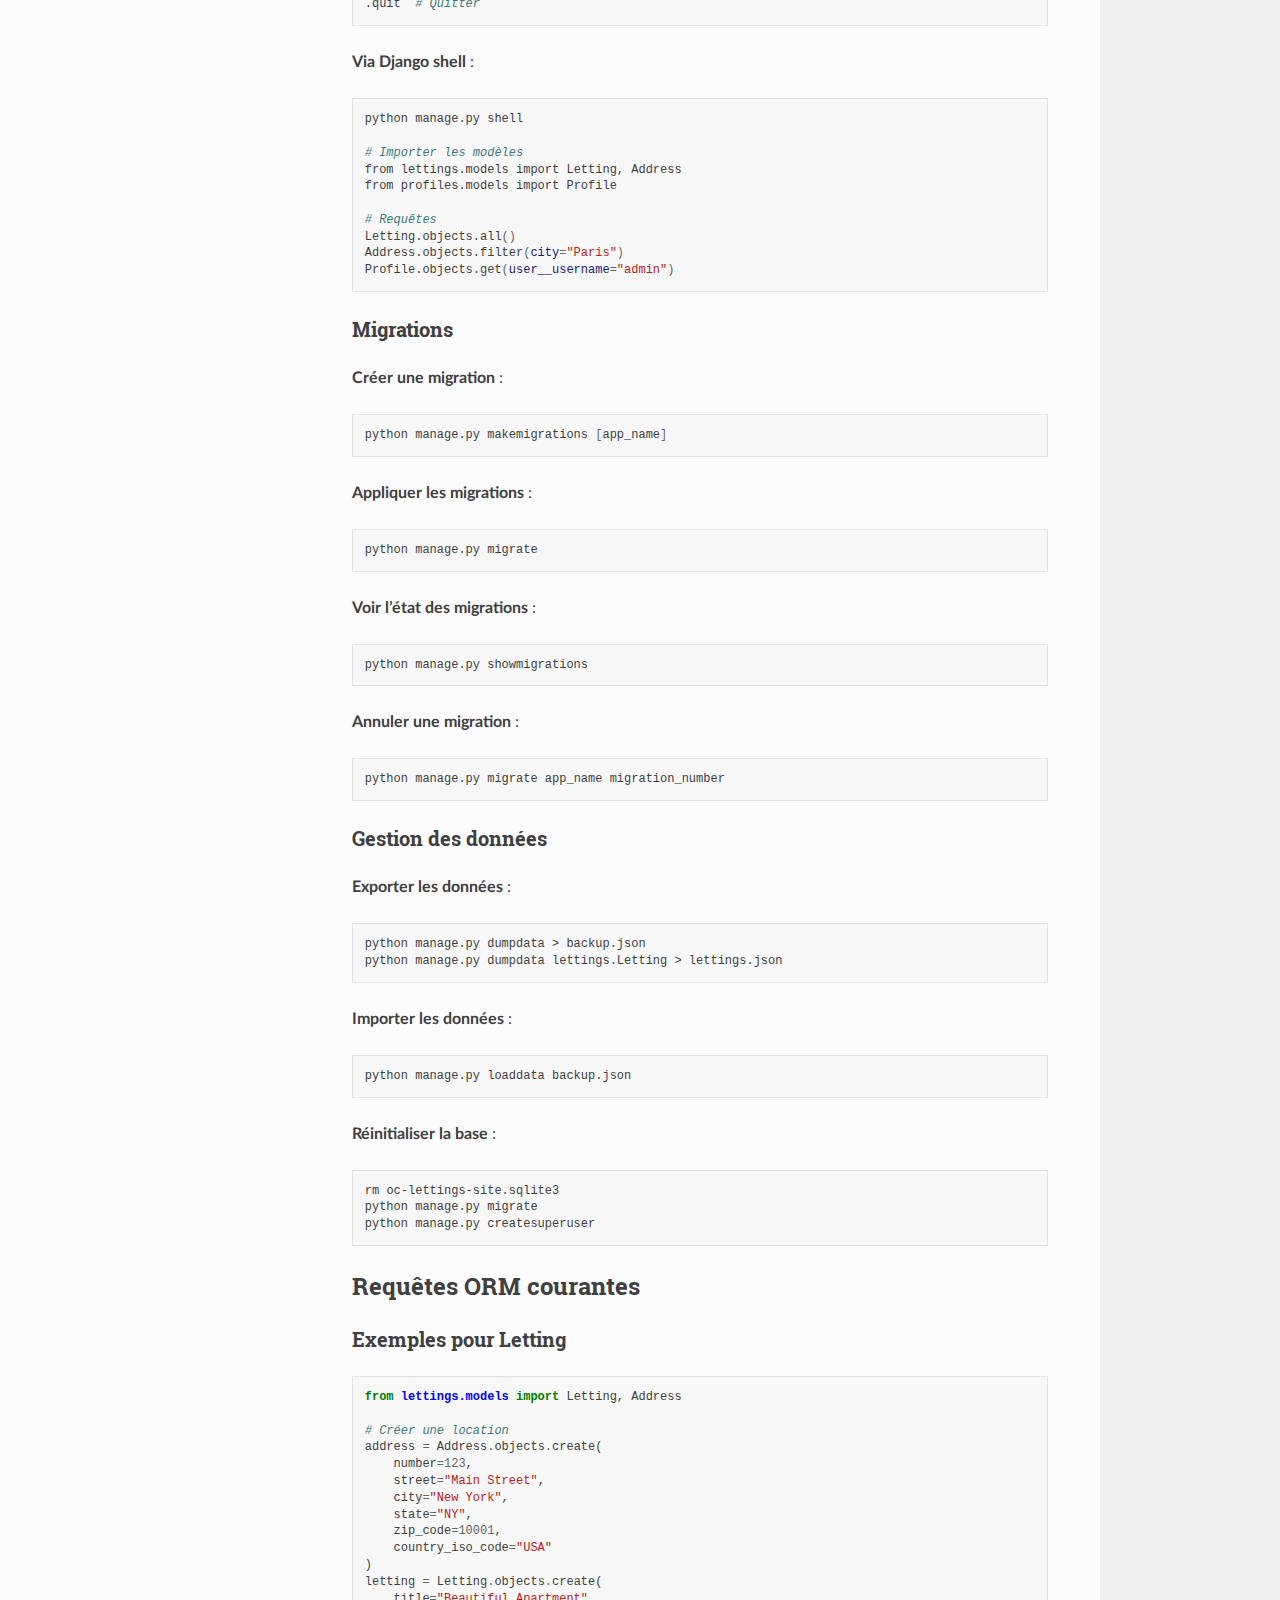
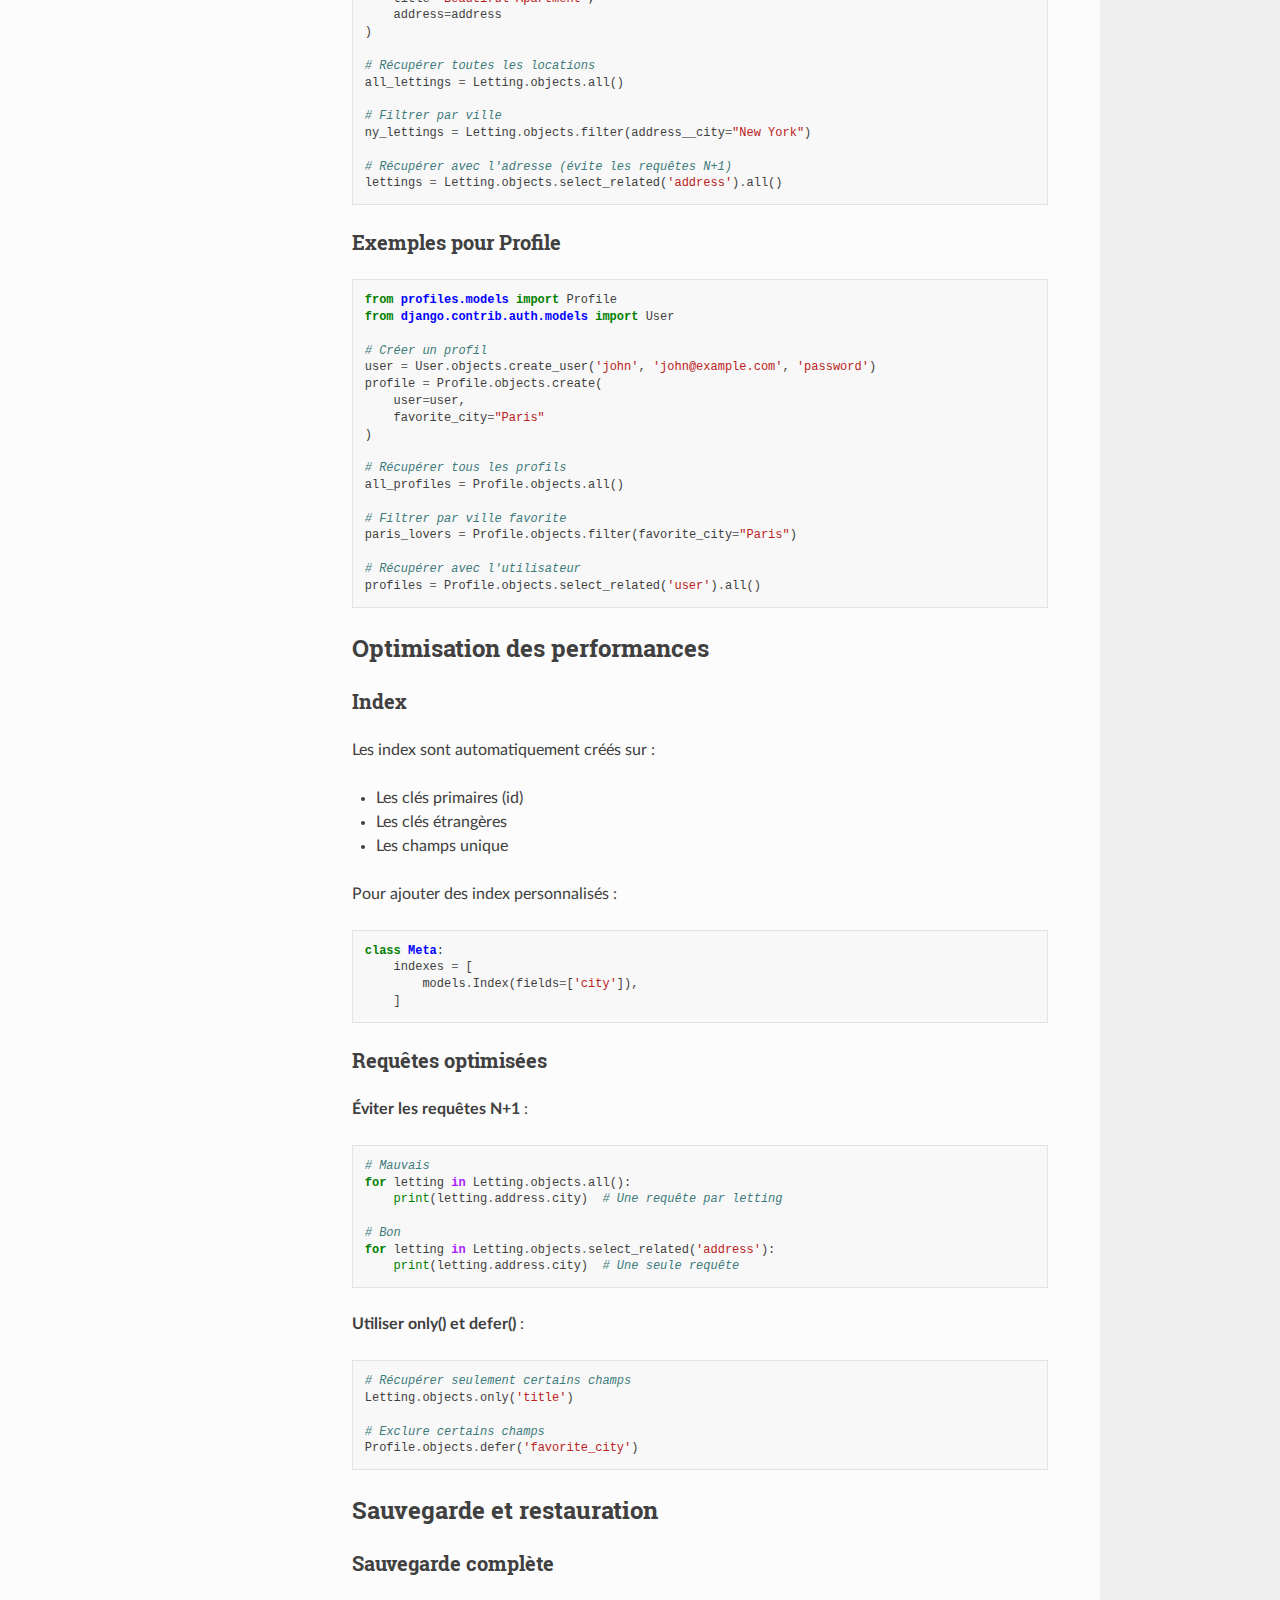
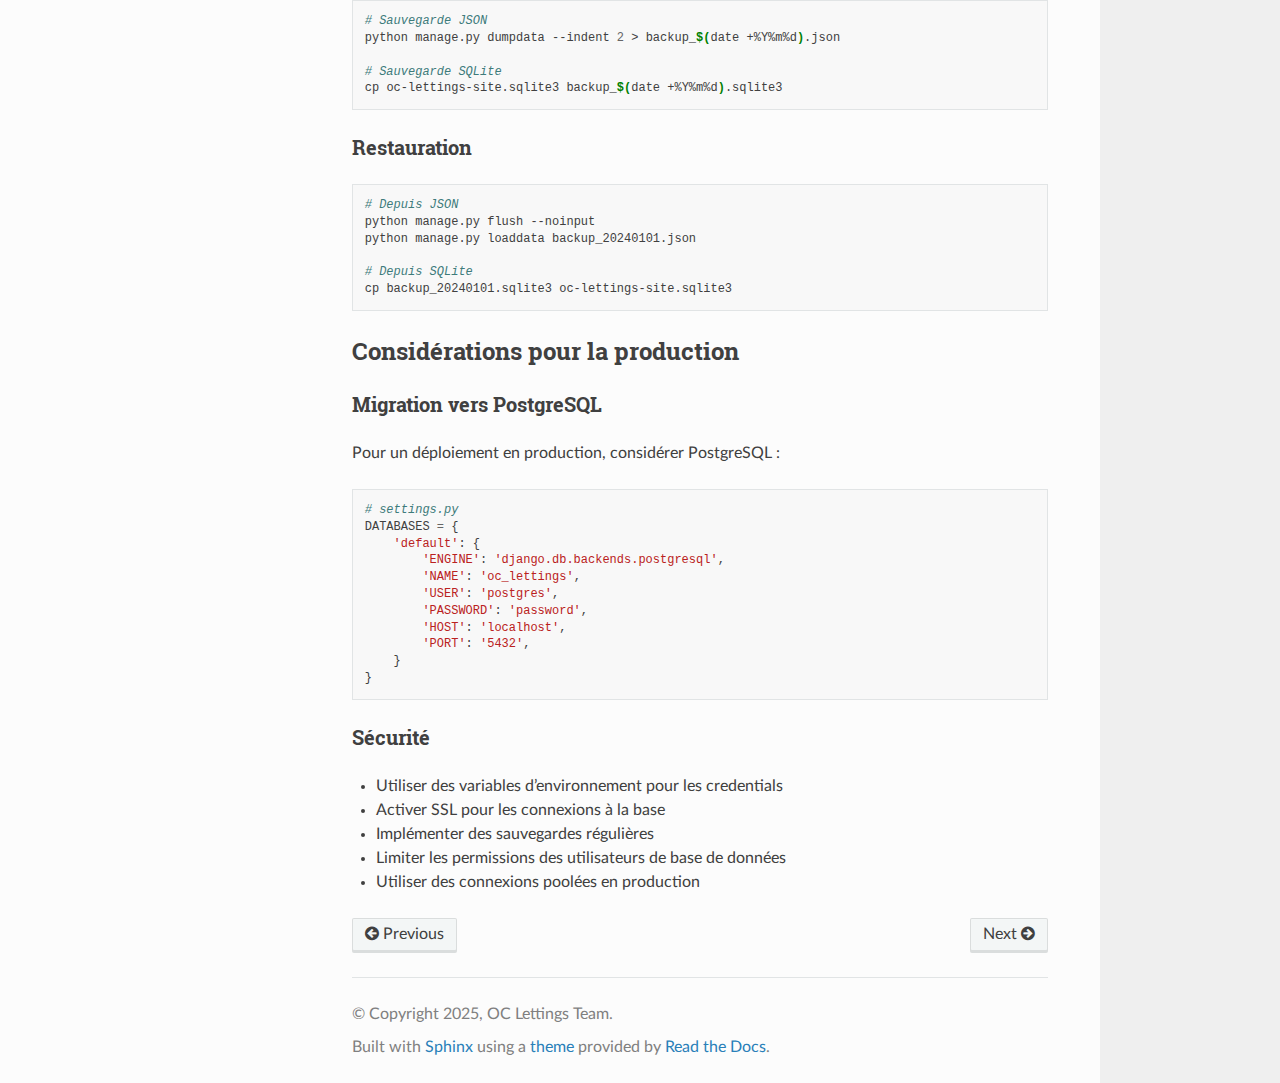
<file: doc/_build/html/database.html>
<!DOCTYPE html>
<html class="writer-html5" lang="en" data-content_root="./">
<head>
  <meta charset="utf-8" /><meta name="viewport" content="width=device-width, initial-scale=1" />

  <meta name="viewport" content="width=device-width, initial-scale=1.0" />
  <title>Structure de la base de données &mdash; OC Lettings Site 1.0 documentation</title>
      <link rel="stylesheet" type="text/css" href="_static/pygments.css?v=b86133f3" />
      <link rel="stylesheet" type="text/css" href="_static/css/theme.css?v=e59714d7" />

  
      <script src="_static/jquery.js?v=5d32c60e"></script>
      <script src="_static/_sphinx_javascript_frameworks_compat.js?v=2cd50e6c"></script>
      <script src="_static/documentation_options.js?v=f2a433a1"></script>
      <script src="_static/doctools.js?v=9bcbadda"></script>
      <script src="_static/sphinx_highlight.js?v=dc90522c"></script>
    <script src="_static/js/theme.js"></script>
    <link rel="index" title="Index" href="genindex.html" />
    <link rel="search" title="Search" href="search.html" />
    <link rel="next" title="API et interfaces" href="api.html" />
    <link rel="prev" title="Technologies utilisées" href="technologies.html" /> 
</head>

<body class="wy-body-for-nav"> 
  <div class="wy-grid-for-nav">
    <nav data-toggle="wy-nav-shift" class="wy-nav-side">
      <div class="wy-side-scroll">
        <div class="wy-side-nav-search" >

          
          
          <a href="index.html" class="icon icon-home">
            OC Lettings Site
          </a>
<div role="search">
  <form id="rtd-search-form" class="wy-form" action="search.html" method="get">
    <input type="text" name="q" placeholder="Search docs" aria-label="Search docs" />
    <input type="hidden" name="check_keywords" value="yes" />
    <input type="hidden" name="area" value="default" />
  </form>
</div>
        </div><div class="wy-menu wy-menu-vertical" data-spy="affix" role="navigation" aria-label="Navigation menu">
              <p class="caption" role="heading"><span class="caption-text">Sommaire:</span></p>
<ul class="current">
<li class="toctree-l1"><a class="reference internal" href="installation.html">Installation</a><ul>
<li class="toctree-l2"><a class="reference internal" href="installation.html#prerequis">Prérequis</a></li>
<li class="toctree-l2"><a class="reference internal" href="installation.html#installation-locale">Installation locale</a><ul>
<li class="toctree-l3"><a class="reference internal" href="installation.html#cloner-le-repository">1. Cloner le repository</a></li>
<li class="toctree-l3"><a class="reference internal" href="installation.html#creer-l-environnement-virtuel">2. Créer l’environnement virtuel</a></li>
<li class="toctree-l3"><a class="reference internal" href="installation.html#installer-les-dependances">3. Installer les dépendances</a></li>
<li class="toctree-l3"><a class="reference internal" href="installation.html#configuration-des-variables-d-environnement">4. Configuration des variables d’environnement</a></li>
<li class="toctree-l3"><a class="reference internal" href="installation.html#appliquer-les-migrations">5. Appliquer les migrations</a></li>
<li class="toctree-l3"><a class="reference internal" href="installation.html#creer-un-superutilisateur-optionnel">6. Créer un superutilisateur (optionnel)</a></li>
</ul>
</li>
<li class="toctree-l2"><a class="reference internal" href="installation.html#installation-avec-docker">Installation avec Docker</a><ul>
<li class="toctree-l3"><a class="reference internal" href="installation.html#construire-l-image">1. Construire l’image</a></li>
<li class="toctree-l3"><a class="reference internal" href="installation.html#lancer-l-application">2. Lancer l’application</a></li>
</ul>
</li>
</ul>
</li>
<li class="toctree-l1"><a class="reference internal" href="quickstart.html">Guide de démarrage rapide</a><ul>
<li class="toctree-l2"><a class="reference internal" href="quickstart.html#demarrage-en-5-minutes">Démarrage en 5 minutes</a></li>
<li class="toctree-l2"><a class="reference internal" href="quickstart.html#demarrage-avec-docker">Démarrage avec Docker</a></li>
<li class="toctree-l2"><a class="reference internal" href="quickstart.html#commandes-essentielles">Commandes essentielles</a></li>
<li class="toctree-l2"><a class="reference internal" href="quickstart.html#premiers-pas">Premiers pas</a></li>
<li class="toctree-l2"><a class="reference internal" href="quickstart.html#structure-des-urls-principales">Structure des URLs principales</a></li>
<li class="toctree-l2"><a class="reference internal" href="quickstart.html#donnees-de-test">Données de test</a></li>
<li class="toctree-l2"><a class="reference internal" href="quickstart.html#resolution-des-problemes-courants">Résolution des problèmes courants</a></li>
<li class="toctree-l2"><a class="reference internal" href="quickstart.html#prochaines-etapes">Prochaines étapes</a></li>
</ul>
</li>
<li class="toctree-l1"><a class="reference internal" href="technologies.html">Technologies utilisées</a><ul>
<li class="toctree-l2"><a class="reference internal" href="technologies.html#stack-technique-principale">Stack technique principale</a><ul>
<li class="toctree-l3"><a class="reference internal" href="technologies.html#framework-backend">Framework Backend</a></li>
</ul>
</li>
<li class="toctree-l2"><a class="reference internal" href="technologies.html#base-de-donnees">Base de données</a></li>
<li class="toctree-l2"><a class="reference internal" href="technologies.html#serveur-web">Serveur Web</a></li>
<li class="toctree-l2"><a class="reference internal" href="technologies.html#outils-de-developpement">Outils de développement</a><ul>
<li class="toctree-l3"><a class="reference internal" href="technologies.html#tests-et-qualite-du-code">Tests et qualité du code</a></li>
<li class="toctree-l3"><a class="reference internal" href="technologies.html#configuration-et-environnement">Configuration et environnement</a></li>
</ul>
</li>
<li class="toctree-l2"><a class="reference internal" href="technologies.html#monitoring-et-debugging">Monitoring et debugging</a></li>
<li class="toctree-l2"><a class="reference internal" href="technologies.html#documentation">Documentation</a></li>
<li class="toctree-l2"><a class="reference internal" href="technologies.html#containerisation-et-deploiement">Containerisation et déploiement</a></li>
<li class="toctree-l2"><a class="reference internal" href="technologies.html#ci-cd-et-versioning">CI/CD et versioning</a></li>
<li class="toctree-l2"><a class="reference internal" href="technologies.html#hebergement">Hébergement</a></li>
<li class="toctree-l2"><a class="reference internal" href="technologies.html#architecture-et-patterns">Architecture et patterns</a><ul>
<li class="toctree-l3"><a class="reference internal" href="technologies.html#patterns-utilises">Patterns utilisés</a></li>
<li class="toctree-l3"><a class="reference internal" href="technologies.html#structure-modulaire">Structure modulaire</a></li>
</ul>
</li>
<li class="toctree-l2"><a class="reference internal" href="technologies.html#securite">Sécurité</a><ul>
<li class="toctree-l3"><a class="reference internal" href="technologies.html#mesures-de-securite-implementees">Mesures de sécurité implémentées</a></li>
</ul>
</li>
<li class="toctree-l2"><a class="reference internal" href="technologies.html#versions-et-compatibilite">Versions et compatibilité</a><ul>
<li class="toctree-l3"><a class="reference internal" href="technologies.html#compatibilite-testee">Compatibilité testée</a></li>
</ul>
</li>
<li class="toctree-l2"><a class="reference internal" href="technologies.html#dependances-et-mises-a-jour">Dépendances et mises à jour</a><ul>
<li class="toctree-l3"><a class="reference internal" href="technologies.html#gestion-des-dependances">Gestion des dépendances</a></li>
</ul>
</li>
</ul>
</li>
<li class="toctree-l1 current"><a class="current reference internal" href="#">Structure de la base de données</a><ul>
<li class="toctree-l2"><a class="reference internal" href="#vue-d-ensemble">Vue d’ensemble</a></li>
<li class="toctree-l2"><a class="reference internal" href="#schema-de-la-base-de-donnees">Schéma de la base de données</a><ul>
<li class="toctree-l3"><a class="reference internal" href="#diagramme-des-relations">Diagramme des relations</a></li>
</ul>
</li>
<li class="toctree-l2"><a class="reference internal" href="#modeles-de-donnees">Modèles de données</a><ul>
<li class="toctree-l3"><a class="reference internal" href="#model-address">Model Address</a></li>
<li class="toctree-l3"><a class="reference internal" href="#model-letting">Model Letting</a></li>
<li class="toctree-l3"><a class="reference internal" href="#model-profile">Model Profile</a></li>
</ul>
</li>
<li class="toctree-l2"><a class="reference internal" href="#tables-django-par-defaut">Tables Django par défaut</a><ul>
<li class="toctree-l3"><a class="reference internal" href="#tables-d-authentification">Tables d’authentification</a></li>
<li class="toctree-l3"><a class="reference internal" href="#tables-systeme">Tables système</a></li>
</ul>
</li>
<li class="toctree-l2"><a class="reference internal" href="#commandes-de-gestion-de-la-base-de-donnees">Commandes de gestion de la base de données</a><ul>
<li class="toctree-l3"><a class="reference internal" href="#acces-a-la-base-de-donnees">Accès à la base de données</a></li>
<li class="toctree-l3"><a class="reference internal" href="#migrations">Migrations</a></li>
<li class="toctree-l3"><a class="reference internal" href="#gestion-des-donnees">Gestion des données</a></li>
</ul>
</li>
<li class="toctree-l2"><a class="reference internal" href="#requetes-orm-courantes">Requêtes ORM courantes</a><ul>
<li class="toctree-l3"><a class="reference internal" href="#exemples-pour-letting">Exemples pour Letting</a></li>
<li class="toctree-l3"><a class="reference internal" href="#exemples-pour-profile">Exemples pour Profile</a></li>
</ul>
</li>
<li class="toctree-l2"><a class="reference internal" href="#optimisation-des-performances">Optimisation des performances</a><ul>
<li class="toctree-l3"><a class="reference internal" href="#index">Index</a></li>
<li class="toctree-l3"><a class="reference internal" href="#requetes-optimisees">Requêtes optimisées</a></li>
</ul>
</li>
<li class="toctree-l2"><a class="reference internal" href="#sauvegarde-et-restauration">Sauvegarde et restauration</a><ul>
<li class="toctree-l3"><a class="reference internal" href="#sauvegarde-complete">Sauvegarde complète</a></li>
<li class="toctree-l3"><a class="reference internal" href="#restauration">Restauration</a></li>
</ul>
</li>
<li class="toctree-l2"><a class="reference internal" href="#considerations-pour-la-production">Considérations pour la production</a><ul>
<li class="toctree-l3"><a class="reference internal" href="#migration-vers-postgresql">Migration vers PostgreSQL</a></li>
<li class="toctree-l3"><a class="reference internal" href="#securite">Sécurité</a></li>
</ul>
</li>
</ul>
</li>
<li class="toctree-l1"><a class="reference internal" href="api.html">API et interfaces</a><ul>
<li class="toctree-l2"><a class="reference internal" href="api.html#architecture-des-urls">Architecture des URLs</a><ul>
<li class="toctree-l3"><a class="reference internal" href="api.html#structure-generale">Structure générale</a></li>
<li class="toctree-l3"><a class="reference internal" href="api.html#configuration-des-urls-principales">Configuration des URLs principales</a></li>
</ul>
</li>
<li class="toctree-l2"><a class="reference internal" href="api.html#endpoints-de-l-application">Endpoints de l’application</a><ul>
<li class="toctree-l3"><a class="reference internal" href="api.html#application-principale">Application principale</a></li>
<li class="toctree-l3"><a class="reference internal" href="api.html#module-lettings">Module Lettings</a></li>
<li class="toctree-l3"><a class="reference internal" href="api.html#module-profiles">Module Profiles</a></li>
</ul>
</li>
<li class="toctree-l2"><a class="reference internal" href="api.html#vues-detaillees">Vues détaillées</a><ul>
<li class="toctree-l3"><a class="reference internal" href="api.html#vue-index-page-d-accueil">Vue index (page d’accueil)</a></li>
<li class="toctree-l3"><a class="reference internal" href="api.html#vue-lettings-index">Vue lettings.index</a></li>
<li class="toctree-l3"><a class="reference internal" href="api.html#vue-lettings-letting">Vue lettings.letting</a></li>
<li class="toctree-l3"><a class="reference internal" href="api.html#vue-profiles-index">Vue profiles.index</a></li>
<li class="toctree-l3"><a class="reference internal" href="api.html#vue-profiles-profile">Vue profiles.profile</a></li>
</ul>
</li>
<li class="toctree-l2"><a class="reference internal" href="api.html#templates">Templates</a><ul>
<li class="toctree-l3"><a class="reference internal" href="api.html#structure-des-templates">Structure des templates</a></li>
<li class="toctree-l3"><a class="reference internal" href="api.html#template-de-base">Template de base</a></li>
</ul>
</li>
<li class="toctree-l2"><a class="reference internal" href="api.html#interface-d-administration-django">Interface d’administration Django</a><ul>
<li class="toctree-l3"><a class="reference internal" href="api.html#acces">Accès</a></li>
<li class="toctree-l3"><a class="reference internal" href="api.html#modeles-enregistres">Modèles enregistrés</a></li>
<li class="toctree-l3"><a class="reference internal" href="api.html#fonctionnalites-d-administration">Fonctionnalités d’administration</a></li>
</ul>
</li>
<li class="toctree-l2"><a class="reference internal" href="api.html#api-restful-extension-future">API RESTful (Extension future)</a><ul>
<li class="toctree-l3"><a class="reference internal" href="api.html#structure-proposee">Structure proposée</a></li>
<li class="toctree-l3"><a class="reference internal" href="api.html#implementation-avec-django-rest-framework">Implémentation avec Django REST Framework</a></li>
</ul>
</li>
<li class="toctree-l2"><a class="reference internal" href="api.html#gestion-des-erreurs">Gestion des erreurs</a><ul>
<li class="toctree-l3"><a class="reference internal" href="api.html#pages-d-erreur-personnalisees">Pages d’erreur personnalisées</a></li>
<li class="toctree-l3"><a class="reference internal" href="api.html#gestion-des-exceptions">Gestion des exceptions</a></li>
</ul>
</li>
<li class="toctree-l2"><a class="reference internal" href="api.html#middleware-et-hooks">Middleware et hooks</a><ul>
<li class="toctree-l3"><a class="reference internal" href="api.html#middleware-actifs">Middleware actifs</a></li>
<li class="toctree-l3"><a class="reference internal" href="api.html#contexte-processors">Contexte processors</a></li>
</ul>
</li>
<li class="toctree-l2"><a class="reference internal" href="api.html#tests-des-interfaces">Tests des interfaces</a><ul>
<li class="toctree-l3"><a class="reference internal" href="api.html#tests-unitaires-des-vues">Tests unitaires des vues</a></li>
<li class="toctree-l3"><a class="reference internal" href="api.html#tests-d-integration">Tests d’intégration</a></li>
</ul>
</li>
</ul>
</li>
<li class="toctree-l1"><a class="reference internal" href="usage.html">Guide d’utilisation</a><ul>
<li class="toctree-l2"><a class="reference internal" href="usage.html#navigation-dans-l-application">Navigation dans l’application</a><ul>
<li class="toctree-l3"><a class="reference internal" href="usage.html#page-d-accueil">Page d’accueil</a></li>
<li class="toctree-l3"><a class="reference internal" href="usage.html#interface-utilisateur">Interface utilisateur</a></li>
</ul>
</li>
<li class="toctree-l2"><a class="reference internal" href="usage.html#module-lettings-locations">Module Lettings (Locations)</a><ul>
<li class="toctree-l3"><a class="reference internal" href="usage.html#liste-des-locations">Liste des locations</a></li>
<li class="toctree-l3"><a class="reference internal" href="usage.html#detail-d-une-location">Détail d’une location</a></li>
<li class="toctree-l3"><a class="reference internal" href="usage.html#navigation-dans-les-locations">Navigation dans les locations</a></li>
</ul>
</li>
<li class="toctree-l2"><a class="reference internal" href="usage.html#module-profiles-profils">Module Profiles (Profils)</a><ul>
<li class="toctree-l3"><a class="reference internal" href="usage.html#liste-des-profils">Liste des profils</a></li>
<li class="toctree-l3"><a class="reference internal" href="usage.html#detail-d-un-profil">Détail d’un profil</a></li>
</ul>
</li>
<li class="toctree-l2"><a class="reference internal" href="usage.html#panel-d-administration">Panel d’administration</a><ul>
<li class="toctree-l3"><a class="reference internal" href="usage.html#acces-a-l-administration">Accès à l’administration</a></li>
<li class="toctree-l3"><a class="reference internal" href="usage.html#interface-d-administration">Interface d’administration</a></li>
<li class="toctree-l3"><a class="reference internal" href="usage.html#gestion-des-locations">Gestion des locations</a></li>
<li class="toctree-l3"><a class="reference internal" href="usage.html#gestion-des-profils">Gestion des profils</a></li>
<li class="toctree-l3"><a class="reference internal" href="usage.html#fonctionnalites-avancees">Fonctionnalités avancées</a></li>
</ul>
</li>
<li class="toctree-l2"><a class="reference internal" href="usage.html#commandes-de-gestion">Commandes de gestion</a><ul>
<li class="toctree-l3"><a class="reference internal" href="usage.html#acces-au-shell-django">Accès au shell Django</a></li>
<li class="toctree-l3"><a class="reference internal" href="usage.html#creation-de-donnees-via-le-shell">Création de données via le shell</a></li>
<li class="toctree-l3"><a class="reference internal" href="usage.html#maintenance-et-nettoyage">Maintenance et nettoyage</a></li>
</ul>
</li>
<li class="toctree-l2"><a class="reference internal" href="usage.html#personnalisation">Personnalisation</a><ul>
<li class="toctree-l3"><a class="reference internal" href="usage.html#modifier-les-styles">Modifier les styles</a></li>
<li class="toctree-l3"><a class="reference internal" href="usage.html#personnaliser-les-templates">Personnaliser les templates</a></li>
<li class="toctree-l3"><a class="reference internal" href="usage.html#ajouter-des-fonctionnalites">Ajouter des fonctionnalités</a></li>
</ul>
</li>
<li class="toctree-l2"><a class="reference internal" href="usage.html#bonnes-pratiques-d-utilisation">Bonnes pratiques d’utilisation</a><ul>
<li class="toctree-l3"><a class="reference internal" href="usage.html#securite">Sécurité</a></li>
<li class="toctree-l3"><a class="reference internal" href="usage.html#performance">Performance</a></li>
<li class="toctree-l3"><a class="reference internal" href="usage.html#maintenance">Maintenance</a></li>
</ul>
</li>
<li class="toctree-l2"><a class="reference internal" href="usage.html#troubleshooting">Troubleshooting</a><ul>
<li class="toctree-l3"><a class="reference internal" href="usage.html#problemes-courants">Problèmes courants</a></li>
</ul>
</li>
<li class="toctree-l2"><a class="reference internal" href="usage.html#support-et-aide">Support et aide</a></li>
</ul>
</li>
<li class="toctree-l1"><a class="reference internal" href="deployment.html">Procédures de déploiement</a><ul>
<li class="toctree-l2"><a class="reference internal" href="deployment.html#vue-d-ensemble-du-deploiement">Vue d’ensemble du déploiement</a><ul>
<li class="toctree-l3"><a class="reference internal" href="deployment.html#architecture-de-deploiement">Architecture de déploiement</a></li>
<li class="toctree-l3"><a class="reference internal" href="deployment.html#flux-de-deploiement">Flux de déploiement</a></li>
</ul>
</li>
<li class="toctree-l2"><a class="reference internal" href="deployment.html#pipeline-ci-cd-avec-github-actions">Pipeline CI/CD avec GitHub Actions</a><ul>
<li class="toctree-l3"><a class="reference internal" href="deployment.html#configuration-du-workflow">Configuration du workflow</a></li>
<li class="toctree-l3"><a class="reference internal" href="deployment.html#configuration-des-secrets-github">Configuration des secrets GitHub</a></li>
<li class="toctree-l3"><a class="reference internal" href="deployment.html#etapes-du-pipeline">Étapes du pipeline</a></li>
</ul>
</li>
<li class="toctree-l2"><a class="reference internal" href="deployment.html#containerisation-avec-docker">Containerisation avec Docker</a><ul>
<li class="toctree-l3"><a class="reference internal" href="deployment.html#dockerfile">Dockerfile</a></li>
<li class="toctree-l3"><a class="reference internal" href="deployment.html#docker-compose">Docker Compose</a></li>
<li class="toctree-l3"><a class="reference internal" href="deployment.html#commandes-docker">Commandes Docker</a></li>
</ul>
</li>
<li class="toctree-l2"><a class="reference internal" href="deployment.html#configuration-de-l-environnement">Configuration de l’environnement</a><ul>
<li class="toctree-l3"><a class="reference internal" href="deployment.html#variables-d-environnement">Variables d’environnement</a></li>
<li class="toctree-l3"><a class="reference internal" href="deployment.html#settings-de-production">Settings de production</a></li>
</ul>
</li>
<li class="toctree-l2"><a class="reference internal" href="deployment.html#deploiement-sur-render">Déploiement sur Render</a><ul>
<li class="toctree-l3"><a class="reference internal" href="deployment.html#configuration-initiale">Configuration initiale</a></li>
<li class="toctree-l3"><a class="reference internal" href="deployment.html#configuration-des-variables">Configuration des variables</a></li>
<li class="toctree-l3"><a class="reference internal" href="deployment.html#render-yaml">render.yaml</a></li>
<li class="toctree-l3"><a class="reference internal" href="deployment.html#deploiement-manuel">Déploiement manuel</a></li>
</ul>
</li>
<li class="toctree-l2"><a class="reference internal" href="deployment.html#deploiement-sur-d-autres-plateformes">Déploiement sur d’autres plateformes</a><ul>
<li class="toctree-l3"><a class="reference internal" href="deployment.html#heroku">Heroku</a></li>
<li class="toctree-l3"><a class="reference internal" href="deployment.html#aws-elastic-beanstalk">AWS Elastic Beanstalk</a></li>
<li class="toctree-l3"><a class="reference internal" href="deployment.html#digitalocean-app-platform">DigitalOcean App Platform</a></li>
</ul>
</li>
<li class="toctree-l2"><a class="reference internal" href="deployment.html#monitoring-avec-sentry">Monitoring avec Sentry</a><ul>
<li class="toctree-l3"><a class="reference internal" href="deployment.html#configuration-sentry">Configuration Sentry</a></li>
<li class="toctree-l3"><a class="reference internal" href="deployment.html#test-de-sentry">Test de Sentry</a></li>
<li class="toctree-l3"><a class="reference internal" href="deployment.html#alertes-et-notifications">Alertes et notifications</a></li>
</ul>
</li>
<li class="toctree-l2"><a class="reference internal" href="deployment.html#rollback-et-recuperation">Rollback et récupération</a><ul>
<li class="toctree-l3"><a class="reference internal" href="deployment.html#strategie-de-rollback">Stratégie de rollback</a></li>
<li class="toctree-l3"><a class="reference internal" href="deployment.html#backup-et-restauration">Backup et restauration</a></li>
</ul>
</li>
<li class="toctree-l2"><a class="reference internal" href="deployment.html#checklist-de-deploiement">Checklist de déploiement</a><ul>
<li class="toctree-l3"><a class="reference internal" href="deployment.html#avant-le-deploiement">Avant le déploiement</a></li>
<li class="toctree-l3"><a class="reference internal" href="deployment.html#pendant-le-deploiement">Pendant le déploiement</a></li>
<li class="toctree-l3"><a class="reference internal" href="deployment.html#apres-le-deploiement">Après le déploiement</a></li>
</ul>
</li>
<li class="toctree-l2"><a class="reference internal" href="deployment.html#commandes-utiles">Commandes utiles</a><ul>
<li class="toctree-l3"><a class="reference internal" href="deployment.html#deploiement-rapide">Déploiement rapide</a></li>
<li class="toctree-l3"><a class="reference internal" href="deployment.html#verification-de-sante">Vérification de santé</a></li>
<li class="toctree-l3"><a class="reference internal" href="deployment.html#logs-et-debugging">Logs et debugging</a></li>
</ul>
</li>
<li class="toctree-l2"><a class="reference internal" href="deployment.html#optimisations-de-production">Optimisations de production</a><ul>
<li class="toctree-l3"><a class="reference internal" href="deployment.html#performance">Performance</a></li>
<li class="toctree-l3"><a class="reference internal" href="deployment.html#securite">Sécurité</a></li>
</ul>
</li>
</ul>
</li>
</ul>

        </div>
      </div>
    </nav>

    <section data-toggle="wy-nav-shift" class="wy-nav-content-wrap"><nav class="wy-nav-top" aria-label="Mobile navigation menu" >
          <i data-toggle="wy-nav-top" class="fa fa-bars"></i>
          <a href="index.html">OC Lettings Site</a>
      </nav>

      <div class="wy-nav-content">
        <div class="rst-content">
          <div role="navigation" aria-label="Page navigation">
  <ul class="wy-breadcrumbs">
      <li><a href="index.html" class="icon icon-home" aria-label="Home"></a></li>
      <li class="breadcrumb-item active">Structure de la base de données</li>
      <li class="wy-breadcrumbs-aside">
            <a href="_sources/database.rst.txt" rel="nofollow"> View page source</a>
      </li>
  </ul>
  <hr/>
</div>
          <div role="main" class="document" itemscope="itemscope" itemtype="http://schema.org/Article">
           <div itemprop="articleBody">
             
  <section id="structure-de-la-base-de-donnees">
<h1>Structure de la base de données<a class="headerlink" href="#structure-de-la-base-de-donnees" title="Link to this heading"></a></h1>
<p>Ce document décrit la structure complète de la base de données de l’application OC Lettings Site.</p>
<section id="vue-d-ensemble">
<h2>Vue d’ensemble<a class="headerlink" href="#vue-d-ensemble" title="Link to this heading"></a></h2>
<p>L’application utilise SQLite3 comme système de gestion de base de données avec l’ORM Django pour l’abstraction. La base de données est organisée autour de trois entités principales : les adresses, les locations et les profils d’utilisateurs.</p>
</section>
<section id="schema-de-la-base-de-donnees">
<h2>Schéma de la base de données<a class="headerlink" href="#schema-de-la-base-de-donnees" title="Link to this heading"></a></h2>
<section id="diagramme-des-relations">
<h3>Diagramme des relations<a class="headerlink" href="#diagramme-des-relations" title="Link to this heading"></a></h3>
<div class="highlight-default notranslate"><div class="highlight"><pre><span></span>┌─────────────────┐
│      User       │
│   (Django)      │
└────────┬────────┘
         │ OneToOne
         ▼
┌─────────────────┐
│     Profile     │
├─────────────────┤
│ + user          │
│ + favorite_city │
└─────────────────┘

┌─────────────────┐
│     Address     │
├─────────────────┤
│ + number        │
│ + street        │
│ + city          │
│ + state         │
│ + zip_code      │
│ + country_iso   │
└────────┬────────┘
         │ OneToOne
         ▼
┌─────────────────┐
│    Letting      │
├─────────────────┤
│ + title         │
│ + address       │
└─────────────────┘
</pre></div>
</div>
</section>
</section>
<section id="modeles-de-donnees">
<h2>Modèles de données<a class="headerlink" href="#modeles-de-donnees" title="Link to this heading"></a></h2>
<section id="model-address">
<h3>Model Address<a class="headerlink" href="#model-address" title="Link to this heading"></a></h3>
<p><strong>Table</strong> : <code class="docutils literal notranslate"><span class="pre">lettings_address</span></code></p>
<table class="docutils align-default" id="id1">
<caption><span class="caption-text">Structure de la table Address</span><a class="headerlink" href="#id1" title="Link to this table"></a></caption>
<colgroup>
<col style="width: 20.0%" />
<col style="width: 20.0%" />
<col style="width: 20.0%" />
<col style="width: 40.0%" />
</colgroup>
<thead>
<tr class="row-odd"><th class="head"><p>Champ</p></th>
<th class="head"><p>Type</p></th>
<th class="head"><p>Contraintes</p></th>
<th class="head"><p>Description</p></th>
</tr>
</thead>
<tbody>
<tr class="row-even"><td><p>id</p></td>
<td><p>INTEGER</p></td>
<td><p>PRIMARY KEY, AUTO INCREMENT</p></td>
<td><p>Identifiant unique</p></td>
</tr>
<tr class="row-odd"><td><p>number</p></td>
<td><p>INTEGER</p></td>
<td><p>NOT NULL, MAX 9999</p></td>
<td><p>Numéro de rue</p></td>
</tr>
<tr class="row-even"><td><p>street</p></td>
<td><p>VARCHAR(64)</p></td>
<td><p>NOT NULL</p></td>
<td><p>Nom de la rue</p></td>
</tr>
<tr class="row-odd"><td><p>city</p></td>
<td><p>VARCHAR(64)</p></td>
<td><p>NOT NULL</p></td>
<td><p>Ville</p></td>
</tr>
<tr class="row-even"><td><p>state</p></td>
<td><p>VARCHAR(2)</p></td>
<td><p>NOT NULL, LENGTH=2</p></td>
<td><p>Code état (US)</p></td>
</tr>
<tr class="row-odd"><td><p>zip_code</p></td>
<td><p>INTEGER</p></td>
<td><p>NOT NULL, MAX 99999</p></td>
<td><p>Code postal</p></td>
</tr>
<tr class="row-even"><td><p>country_iso_code</p></td>
<td><p>VARCHAR(3)</p></td>
<td><p>NOT NULL, LENGTH=3</p></td>
<td><p>Code pays ISO</p></td>
</tr>
</tbody>
</table>
<p><strong>Validations</strong> :</p>
<ul class="simple">
<li><p><code class="docutils literal notranslate"><span class="pre">number</span></code> : Doit être positif et &lt;= 9999</p></li>
<li><p><code class="docutils literal notranslate"><span class="pre">state</span></code> : Exactement 2 caractères</p></li>
<li><p><code class="docutils literal notranslate"><span class="pre">zip_code</span></code> : Doit être positif et &lt;= 99999</p></li>
<li><p><code class="docutils literal notranslate"><span class="pre">country_iso_code</span></code> : Exactement 3 caractères</p></li>
</ul>
</section>
<section id="model-letting">
<h3>Model Letting<a class="headerlink" href="#model-letting" title="Link to this heading"></a></h3>
<p><strong>Table</strong> : <code class="docutils literal notranslate"><span class="pre">lettings_letting</span></code></p>
<table class="docutils align-default" id="id2">
<caption><span class="caption-text">Structure de la table Letting</span><a class="headerlink" href="#id2" title="Link to this table"></a></caption>
<colgroup>
<col style="width: 20.0%" />
<col style="width: 20.0%" />
<col style="width: 20.0%" />
<col style="width: 40.0%" />
</colgroup>
<thead>
<tr class="row-odd"><th class="head"><p>Champ</p></th>
<th class="head"><p>Type</p></th>
<th class="head"><p>Contraintes</p></th>
<th class="head"><p>Description</p></th>
</tr>
</thead>
<tbody>
<tr class="row-even"><td><p>id</p></td>
<td><p>INTEGER</p></td>
<td><p>PRIMARY KEY, AUTO INCREMENT</p></td>
<td><p>Identifiant unique</p></td>
</tr>
<tr class="row-odd"><td><p>title</p></td>
<td><p>VARCHAR(256)</p></td>
<td><p>NOT NULL</p></td>
<td><p>Titre de la location</p></td>
</tr>
<tr class="row-even"><td><p>address_id</p></td>
<td><p>INTEGER</p></td>
<td><p>FOREIGN KEY, UNIQUE, ON DELETE CASCADE</p></td>
<td><p>Référence vers Address</p></td>
</tr>
</tbody>
</table>
<p><strong>Relations</strong> :</p>
<ul class="simple">
<li><p>OneToOne avec <code class="docutils literal notranslate"><span class="pre">Address</span></code> (cascade on delete)</p></li>
</ul>
</section>
<section id="model-profile">
<h3>Model Profile<a class="headerlink" href="#model-profile" title="Link to this heading"></a></h3>
<p><strong>Table</strong> : <code class="docutils literal notranslate"><span class="pre">profiles_profile</span></code></p>
<table class="docutils align-default" id="id3">
<caption><span class="caption-text">Structure de la table Profile</span><a class="headerlink" href="#id3" title="Link to this table"></a></caption>
<colgroup>
<col style="width: 20.0%" />
<col style="width: 20.0%" />
<col style="width: 20.0%" />
<col style="width: 40.0%" />
</colgroup>
<thead>
<tr class="row-odd"><th class="head"><p>Champ</p></th>
<th class="head"><p>Type</p></th>
<th class="head"><p>Contraintes</p></th>
<th class="head"><p>Description</p></th>
</tr>
</thead>
<tbody>
<tr class="row-even"><td><p>id</p></td>
<td><p>INTEGER</p></td>
<td><p>PRIMARY KEY, AUTO INCREMENT</p></td>
<td><p>Identifiant unique</p></td>
</tr>
<tr class="row-odd"><td><p>user_id</p></td>
<td><p>INTEGER</p></td>
<td><p>FOREIGN KEY, UNIQUE, ON DELETE CASCADE</p></td>
<td><p>Référence vers User</p></td>
</tr>
<tr class="row-even"><td><p>favorite_city</p></td>
<td><p>VARCHAR(64)</p></td>
<td><p>NULLABLE</p></td>
<td><p>Ville favorite</p></td>
</tr>
</tbody>
</table>
<p><strong>Relations</strong> :</p>
<ul class="simple">
<li><p>OneToOne avec <code class="docutils literal notranslate"><span class="pre">User</span></code> (modèle Django auth)</p></li>
</ul>
</section>
</section>
<section id="tables-django-par-defaut">
<h2>Tables Django par défaut<a class="headerlink" href="#tables-django-par-defaut" title="Link to this heading"></a></h2>
<p>L’application utilise également les tables Django standard :</p>
<section id="tables-d-authentification">
<h3>Tables d’authentification<a class="headerlink" href="#tables-d-authentification" title="Link to this heading"></a></h3>
<ul class="simple">
<li><p><code class="docutils literal notranslate"><span class="pre">auth_user</span></code> : Utilisateurs du système</p></li>
<li><p><code class="docutils literal notranslate"><span class="pre">auth_group</span></code> : Groupes d’utilisateurs</p></li>
<li><p><code class="docutils literal notranslate"><span class="pre">auth_permission</span></code> : Permissions</p></li>
<li><p><code class="docutils literal notranslate"><span class="pre">auth_user_groups</span></code> : Association user-group</p></li>
<li><p><code class="docutils literal notranslate"><span class="pre">auth_user_user_permissions</span></code> : Permissions par utilisateur</p></li>
</ul>
</section>
<section id="tables-systeme">
<h3>Tables système<a class="headerlink" href="#tables-systeme" title="Link to this heading"></a></h3>
<ul class="simple">
<li><p><code class="docutils literal notranslate"><span class="pre">django_migrations</span></code> : Historique des migrations</p></li>
<li><p><code class="docutils literal notranslate"><span class="pre">django_session</span></code> : Sessions utilisateurs</p></li>
<li><p><code class="docutils literal notranslate"><span class="pre">django_content_type</span></code> : Types de contenu</p></li>
<li><p><code class="docutils literal notranslate"><span class="pre">django_admin_log</span></code> : Logs d’administration</p></li>
</ul>
</section>
</section>
<section id="commandes-de-gestion-de-la-base-de-donnees">
<h2>Commandes de gestion de la base de données<a class="headerlink" href="#commandes-de-gestion-de-la-base-de-donnees" title="Link to this heading"></a></h2>
<section id="acces-a-la-base-de-donnees">
<h3>Accès à la base de données<a class="headerlink" href="#acces-a-la-base-de-donnees" title="Link to this heading"></a></h3>
<p><strong>Via SQLite3 CLI</strong> :</p>
<div class="highlight-bash notranslate"><div class="highlight"><pre><span></span>sqlite3<span class="w"> </span>oc-lettings-site.sqlite3
.tables<span class="w">  </span><span class="c1"># Liste les tables</span>
.schema<span class="w"> </span>lettings_letting<span class="w">  </span><span class="c1"># Structure d&#39;une table</span>
.quit<span class="w">  </span><span class="c1"># Quitter</span>
</pre></div>
</div>
<p><strong>Via Django shell</strong> :</p>
<div class="highlight-bash notranslate"><div class="highlight"><pre><span></span>python<span class="w"> </span>manage.py<span class="w"> </span>shell

<span class="c1"># Importer les modèles</span>
from<span class="w"> </span>lettings.models<span class="w"> </span>import<span class="w"> </span>Letting,<span class="w"> </span>Address
from<span class="w"> </span>profiles.models<span class="w"> </span>import<span class="w"> </span>Profile

<span class="c1"># Requêtes</span>
Letting.objects.all<span class="o">()</span>
Address.objects.filter<span class="o">(</span><span class="nv">city</span><span class="o">=</span><span class="s2">&quot;Paris&quot;</span><span class="o">)</span>
Profile.objects.get<span class="o">(</span><span class="nv">user__username</span><span class="o">=</span><span class="s2">&quot;admin&quot;</span><span class="o">)</span>
</pre></div>
</div>
</section>
<section id="migrations">
<h3>Migrations<a class="headerlink" href="#migrations" title="Link to this heading"></a></h3>
<p><strong>Créer une migration</strong> :</p>
<div class="highlight-bash notranslate"><div class="highlight"><pre><span></span>python<span class="w"> </span>manage.py<span class="w"> </span>makemigrations<span class="w"> </span><span class="o">[</span>app_name<span class="o">]</span>
</pre></div>
</div>
<p><strong>Appliquer les migrations</strong> :</p>
<div class="highlight-bash notranslate"><div class="highlight"><pre><span></span>python<span class="w"> </span>manage.py<span class="w"> </span>migrate
</pre></div>
</div>
<p><strong>Voir l’état des migrations</strong> :</p>
<div class="highlight-bash notranslate"><div class="highlight"><pre><span></span>python<span class="w"> </span>manage.py<span class="w"> </span>showmigrations
</pre></div>
</div>
<p><strong>Annuler une migration</strong> :</p>
<div class="highlight-bash notranslate"><div class="highlight"><pre><span></span>python<span class="w"> </span>manage.py<span class="w"> </span>migrate<span class="w"> </span>app_name<span class="w"> </span>migration_number
</pre></div>
</div>
</section>
<section id="gestion-des-donnees">
<h3>Gestion des données<a class="headerlink" href="#gestion-des-donnees" title="Link to this heading"></a></h3>
<p><strong>Exporter les données</strong> :</p>
<div class="highlight-bash notranslate"><div class="highlight"><pre><span></span>python<span class="w"> </span>manage.py<span class="w"> </span>dumpdata<span class="w"> </span>&gt;<span class="w"> </span>backup.json
python<span class="w"> </span>manage.py<span class="w"> </span>dumpdata<span class="w"> </span>lettings.Letting<span class="w"> </span>&gt;<span class="w"> </span>lettings.json
</pre></div>
</div>
<p><strong>Importer les données</strong> :</p>
<div class="highlight-bash notranslate"><div class="highlight"><pre><span></span>python<span class="w"> </span>manage.py<span class="w"> </span>loaddata<span class="w"> </span>backup.json
</pre></div>
</div>
<p><strong>Réinitialiser la base</strong> :</p>
<div class="highlight-bash notranslate"><div class="highlight"><pre><span></span>rm<span class="w"> </span>oc-lettings-site.sqlite3
python<span class="w"> </span>manage.py<span class="w"> </span>migrate
python<span class="w"> </span>manage.py<span class="w"> </span>createsuperuser
</pre></div>
</div>
</section>
</section>
<section id="requetes-orm-courantes">
<h2>Requêtes ORM courantes<a class="headerlink" href="#requetes-orm-courantes" title="Link to this heading"></a></h2>
<section id="exemples-pour-letting">
<h3>Exemples pour Letting<a class="headerlink" href="#exemples-pour-letting" title="Link to this heading"></a></h3>
<div class="highlight-python notranslate"><div class="highlight"><pre><span></span><span class="kn">from</span><span class="w"> </span><span class="nn">lettings.models</span><span class="w"> </span><span class="kn">import</span> <span class="n">Letting</span><span class="p">,</span> <span class="n">Address</span>

<span class="c1"># Créer une location</span>
<span class="n">address</span> <span class="o">=</span> <span class="n">Address</span><span class="o">.</span><span class="n">objects</span><span class="o">.</span><span class="n">create</span><span class="p">(</span>
    <span class="n">number</span><span class="o">=</span><span class="mi">123</span><span class="p">,</span>
    <span class="n">street</span><span class="o">=</span><span class="s2">&quot;Main Street&quot;</span><span class="p">,</span>
    <span class="n">city</span><span class="o">=</span><span class="s2">&quot;New York&quot;</span><span class="p">,</span>
    <span class="n">state</span><span class="o">=</span><span class="s2">&quot;NY&quot;</span><span class="p">,</span>
    <span class="n">zip_code</span><span class="o">=</span><span class="mi">10001</span><span class="p">,</span>
    <span class="n">country_iso_code</span><span class="o">=</span><span class="s2">&quot;USA&quot;</span>
<span class="p">)</span>
<span class="n">letting</span> <span class="o">=</span> <span class="n">Letting</span><span class="o">.</span><span class="n">objects</span><span class="o">.</span><span class="n">create</span><span class="p">(</span>
    <span class="n">title</span><span class="o">=</span><span class="s2">&quot;Beautiful Apartment&quot;</span><span class="p">,</span>
    <span class="n">address</span><span class="o">=</span><span class="n">address</span>
<span class="p">)</span>

<span class="c1"># Récupérer toutes les locations</span>
<span class="n">all_lettings</span> <span class="o">=</span> <span class="n">Letting</span><span class="o">.</span><span class="n">objects</span><span class="o">.</span><span class="n">all</span><span class="p">()</span>

<span class="c1"># Filtrer par ville</span>
<span class="n">ny_lettings</span> <span class="o">=</span> <span class="n">Letting</span><span class="o">.</span><span class="n">objects</span><span class="o">.</span><span class="n">filter</span><span class="p">(</span><span class="n">address__city</span><span class="o">=</span><span class="s2">&quot;New York&quot;</span><span class="p">)</span>

<span class="c1"># Récupérer avec l&#39;adresse (évite les requêtes N+1)</span>
<span class="n">lettings</span> <span class="o">=</span> <span class="n">Letting</span><span class="o">.</span><span class="n">objects</span><span class="o">.</span><span class="n">select_related</span><span class="p">(</span><span class="s1">&#39;address&#39;</span><span class="p">)</span><span class="o">.</span><span class="n">all</span><span class="p">()</span>
</pre></div>
</div>
</section>
<section id="exemples-pour-profile">
<h3>Exemples pour Profile<a class="headerlink" href="#exemples-pour-profile" title="Link to this heading"></a></h3>
<div class="highlight-python notranslate"><div class="highlight"><pre><span></span><span class="kn">from</span><span class="w"> </span><span class="nn">profiles.models</span><span class="w"> </span><span class="kn">import</span> <span class="n">Profile</span>
<span class="kn">from</span><span class="w"> </span><span class="nn">django.contrib.auth.models</span><span class="w"> </span><span class="kn">import</span> <span class="n">User</span>

<span class="c1"># Créer un profil</span>
<span class="n">user</span> <span class="o">=</span> <span class="n">User</span><span class="o">.</span><span class="n">objects</span><span class="o">.</span><span class="n">create_user</span><span class="p">(</span><span class="s1">&#39;john&#39;</span><span class="p">,</span> <span class="s1">&#39;john@example.com&#39;</span><span class="p">,</span> <span class="s1">&#39;password&#39;</span><span class="p">)</span>
<span class="n">profile</span> <span class="o">=</span> <span class="n">Profile</span><span class="o">.</span><span class="n">objects</span><span class="o">.</span><span class="n">create</span><span class="p">(</span>
    <span class="n">user</span><span class="o">=</span><span class="n">user</span><span class="p">,</span>
    <span class="n">favorite_city</span><span class="o">=</span><span class="s2">&quot;Paris&quot;</span>
<span class="p">)</span>

<span class="c1"># Récupérer tous les profils</span>
<span class="n">all_profiles</span> <span class="o">=</span> <span class="n">Profile</span><span class="o">.</span><span class="n">objects</span><span class="o">.</span><span class="n">all</span><span class="p">()</span>

<span class="c1"># Filtrer par ville favorite</span>
<span class="n">paris_lovers</span> <span class="o">=</span> <span class="n">Profile</span><span class="o">.</span><span class="n">objects</span><span class="o">.</span><span class="n">filter</span><span class="p">(</span><span class="n">favorite_city</span><span class="o">=</span><span class="s2">&quot;Paris&quot;</span><span class="p">)</span>

<span class="c1"># Récupérer avec l&#39;utilisateur</span>
<span class="n">profiles</span> <span class="o">=</span> <span class="n">Profile</span><span class="o">.</span><span class="n">objects</span><span class="o">.</span><span class="n">select_related</span><span class="p">(</span><span class="s1">&#39;user&#39;</span><span class="p">)</span><span class="o">.</span><span class="n">all</span><span class="p">()</span>
</pre></div>
</div>
</section>
</section>
<section id="optimisation-des-performances">
<h2>Optimisation des performances<a class="headerlink" href="#optimisation-des-performances" title="Link to this heading"></a></h2>
<section id="index">
<h3>Index<a class="headerlink" href="#index" title="Link to this heading"></a></h3>
<p>Les index sont automatiquement créés sur :</p>
<ul class="simple">
<li><p>Les clés primaires (id)</p></li>
<li><p>Les clés étrangères</p></li>
<li><p>Les champs unique</p></li>
</ul>
<p>Pour ajouter des index personnalisés :</p>
<div class="highlight-python notranslate"><div class="highlight"><pre><span></span><span class="k">class</span><span class="w"> </span><span class="nc">Meta</span><span class="p">:</span>
    <span class="n">indexes</span> <span class="o">=</span> <span class="p">[</span>
        <span class="n">models</span><span class="o">.</span><span class="n">Index</span><span class="p">(</span><span class="n">fields</span><span class="o">=</span><span class="p">[</span><span class="s1">&#39;city&#39;</span><span class="p">]),</span>
    <span class="p">]</span>
</pre></div>
</div>
</section>
<section id="requetes-optimisees">
<h3>Requêtes optimisées<a class="headerlink" href="#requetes-optimisees" title="Link to this heading"></a></h3>
<p><strong>Éviter les requêtes N+1</strong> :</p>
<div class="highlight-python notranslate"><div class="highlight"><pre><span></span><span class="c1"># Mauvais</span>
<span class="k">for</span> <span class="n">letting</span> <span class="ow">in</span> <span class="n">Letting</span><span class="o">.</span><span class="n">objects</span><span class="o">.</span><span class="n">all</span><span class="p">():</span>
    <span class="nb">print</span><span class="p">(</span><span class="n">letting</span><span class="o">.</span><span class="n">address</span><span class="o">.</span><span class="n">city</span><span class="p">)</span>  <span class="c1"># Une requête par letting</span>

<span class="c1"># Bon</span>
<span class="k">for</span> <span class="n">letting</span> <span class="ow">in</span> <span class="n">Letting</span><span class="o">.</span><span class="n">objects</span><span class="o">.</span><span class="n">select_related</span><span class="p">(</span><span class="s1">&#39;address&#39;</span><span class="p">):</span>
    <span class="nb">print</span><span class="p">(</span><span class="n">letting</span><span class="o">.</span><span class="n">address</span><span class="o">.</span><span class="n">city</span><span class="p">)</span>  <span class="c1"># Une seule requête</span>
</pre></div>
</div>
<p><strong>Utiliser only() et defer()</strong> :</p>
<div class="highlight-python notranslate"><div class="highlight"><pre><span></span><span class="c1"># Récupérer seulement certains champs</span>
<span class="n">Letting</span><span class="o">.</span><span class="n">objects</span><span class="o">.</span><span class="n">only</span><span class="p">(</span><span class="s1">&#39;title&#39;</span><span class="p">)</span>

<span class="c1"># Exclure certains champs</span>
<span class="n">Profile</span><span class="o">.</span><span class="n">objects</span><span class="o">.</span><span class="n">defer</span><span class="p">(</span><span class="s1">&#39;favorite_city&#39;</span><span class="p">)</span>
</pre></div>
</div>
</section>
</section>
<section id="sauvegarde-et-restauration">
<h2>Sauvegarde et restauration<a class="headerlink" href="#sauvegarde-et-restauration" title="Link to this heading"></a></h2>
<section id="sauvegarde-complete">
<h3>Sauvegarde complète<a class="headerlink" href="#sauvegarde-complete" title="Link to this heading"></a></h3>
<div class="highlight-bash notranslate"><div class="highlight"><pre><span></span><span class="c1"># Sauvegarde JSON</span>
python<span class="w"> </span>manage.py<span class="w"> </span>dumpdata<span class="w"> </span>--indent<span class="w"> </span><span class="m">2</span><span class="w"> </span>&gt;<span class="w"> </span>backup_<span class="k">$(</span>date<span class="w"> </span>+%Y%m%d<span class="k">)</span>.json

<span class="c1"># Sauvegarde SQLite</span>
cp<span class="w"> </span>oc-lettings-site.sqlite3<span class="w"> </span>backup_<span class="k">$(</span>date<span class="w"> </span>+%Y%m%d<span class="k">)</span>.sqlite3
</pre></div>
</div>
</section>
<section id="restauration">
<h3>Restauration<a class="headerlink" href="#restauration" title="Link to this heading"></a></h3>
<div class="highlight-bash notranslate"><div class="highlight"><pre><span></span><span class="c1"># Depuis JSON</span>
python<span class="w"> </span>manage.py<span class="w"> </span>flush<span class="w"> </span>--noinput
python<span class="w"> </span>manage.py<span class="w"> </span>loaddata<span class="w"> </span>backup_20240101.json

<span class="c1"># Depuis SQLite</span>
cp<span class="w"> </span>backup_20240101.sqlite3<span class="w"> </span>oc-lettings-site.sqlite3
</pre></div>
</div>
</section>
</section>
<section id="considerations-pour-la-production">
<h2>Considérations pour la production<a class="headerlink" href="#considerations-pour-la-production" title="Link to this heading"></a></h2>
<section id="migration-vers-postgresql">
<h3>Migration vers PostgreSQL<a class="headerlink" href="#migration-vers-postgresql" title="Link to this heading"></a></h3>
<p>Pour un déploiement en production, considérer PostgreSQL :</p>
<div class="highlight-python notranslate"><div class="highlight"><pre><span></span><span class="c1"># settings.py</span>
<span class="n">DATABASES</span> <span class="o">=</span> <span class="p">{</span>
    <span class="s1">&#39;default&#39;</span><span class="p">:</span> <span class="p">{</span>
        <span class="s1">&#39;ENGINE&#39;</span><span class="p">:</span> <span class="s1">&#39;django.db.backends.postgresql&#39;</span><span class="p">,</span>
        <span class="s1">&#39;NAME&#39;</span><span class="p">:</span> <span class="s1">&#39;oc_lettings&#39;</span><span class="p">,</span>
        <span class="s1">&#39;USER&#39;</span><span class="p">:</span> <span class="s1">&#39;postgres&#39;</span><span class="p">,</span>
        <span class="s1">&#39;PASSWORD&#39;</span><span class="p">:</span> <span class="s1">&#39;password&#39;</span><span class="p">,</span>
        <span class="s1">&#39;HOST&#39;</span><span class="p">:</span> <span class="s1">&#39;localhost&#39;</span><span class="p">,</span>
        <span class="s1">&#39;PORT&#39;</span><span class="p">:</span> <span class="s1">&#39;5432&#39;</span><span class="p">,</span>
    <span class="p">}</span>
<span class="p">}</span>
</pre></div>
</div>
</section>
<section id="securite">
<h3>Sécurité<a class="headerlink" href="#securite" title="Link to this heading"></a></h3>
<ul class="simple">
<li><p>Utiliser des variables d’environnement pour les credentials</p></li>
<li><p>Activer SSL pour les connexions à la base</p></li>
<li><p>Implémenter des sauvegardes régulières</p></li>
<li><p>Limiter les permissions des utilisateurs de base de données</p></li>
<li><p>Utiliser des connexions poolées en production</p></li>
</ul>
</section>
</section>
</section>


           </div>
          </div>
          <footer><div class="rst-footer-buttons" role="navigation" aria-label="Footer">
        <a href="technologies.html" class="btn btn-neutral float-left" title="Technologies utilisées" accesskey="p" rel="prev"><span class="fa fa-arrow-circle-left" aria-hidden="true"></span> Previous</a>
        <a href="api.html" class="btn btn-neutral float-right" title="API et interfaces" accesskey="n" rel="next">Next <span class="fa fa-arrow-circle-right" aria-hidden="true"></span></a>
    </div>

  <hr/>

  <div role="contentinfo">
    <p>&#169; Copyright 2025, OC Lettings Team.</p>
  </div>

  Built with <a href="https://www.sphinx-doc.org/">Sphinx</a> using a
    <a href="https://github.com/readthedocs/sphinx_rtd_theme">theme</a>
    provided by <a href="https://readthedocs.org">Read the Docs</a>.
   

</footer>
        </div>
      </div>
    </section>
  </div>
  <script>
      jQuery(function () {
          SphinxRtdTheme.Navigation.enable(true);
      });
  </script> 

</body>
</html>
</file>
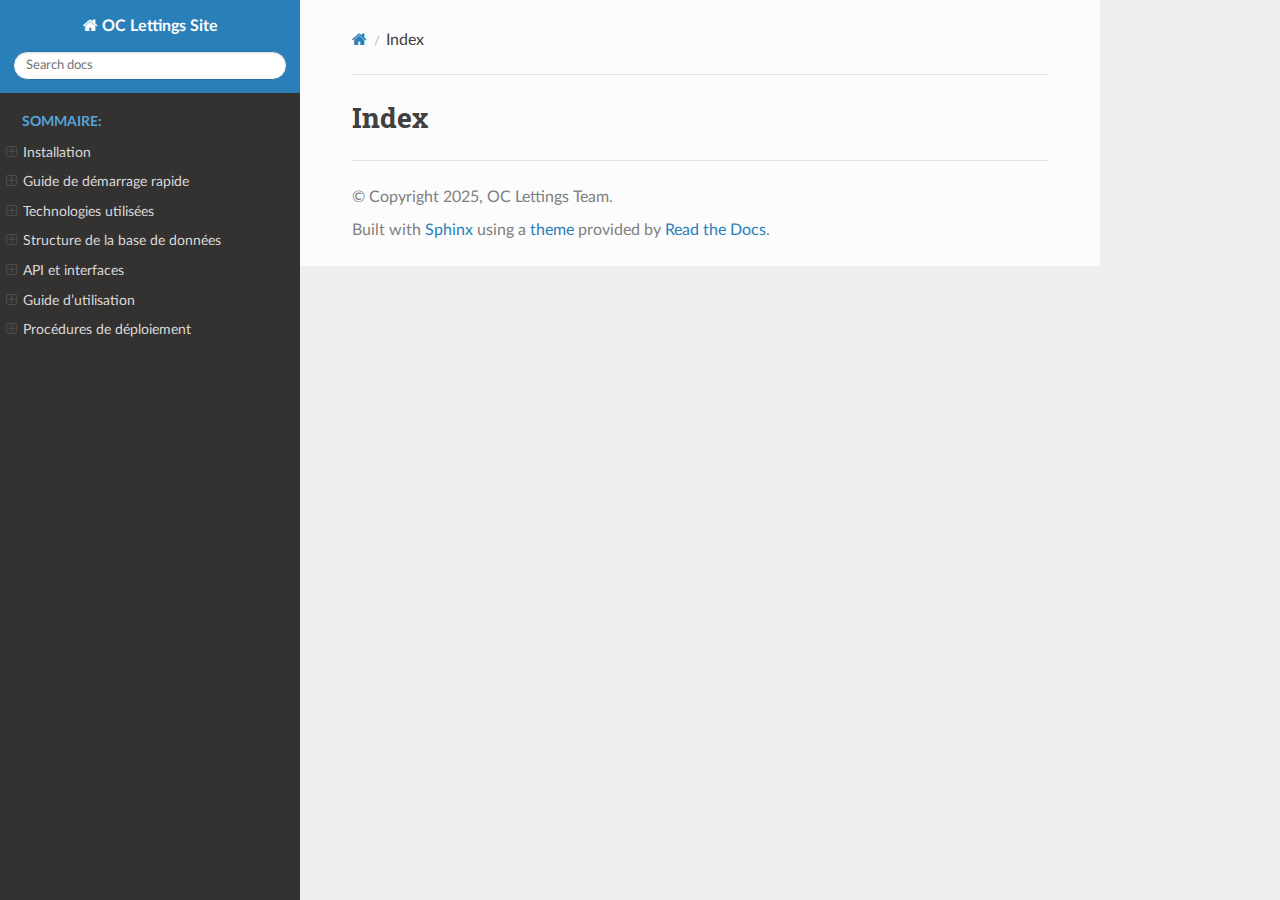
<file: doc/_build/html/genindex.html>
<!DOCTYPE html>
<html class="writer-html5" lang="en" data-content_root="./">
<head>
  <meta charset="utf-8" />
  <meta name="viewport" content="width=device-width, initial-scale=1.0" />
  <title>Index &mdash; OC Lettings Site 1.0 documentation</title>
      <link rel="stylesheet" type="text/css" href="_static/pygments.css?v=b86133f3" />
      <link rel="stylesheet" type="text/css" href="_static/css/theme.css?v=e59714d7" />

  
      <script src="_static/jquery.js?v=5d32c60e"></script>
      <script src="_static/_sphinx_javascript_frameworks_compat.js?v=2cd50e6c"></script>
      <script src="_static/documentation_options.js?v=f2a433a1"></script>
      <script src="_static/doctools.js?v=9bcbadda"></script>
      <script src="_static/sphinx_highlight.js?v=dc90522c"></script>
    <script src="_static/js/theme.js"></script>
    <link rel="index" title="Index" href="#" />
    <link rel="search" title="Search" href="search.html" /> 
</head>

<body class="wy-body-for-nav"> 
  <div class="wy-grid-for-nav">
    <nav data-toggle="wy-nav-shift" class="wy-nav-side">
      <div class="wy-side-scroll">
        <div class="wy-side-nav-search" >

          
          
          <a href="index.html" class="icon icon-home">
            OC Lettings Site
          </a>
<div role="search">
  <form id="rtd-search-form" class="wy-form" action="search.html" method="get">
    <input type="text" name="q" placeholder="Search docs" aria-label="Search docs" />
    <input type="hidden" name="check_keywords" value="yes" />
    <input type="hidden" name="area" value="default" />
  </form>
</div>
        </div><div class="wy-menu wy-menu-vertical" data-spy="affix" role="navigation" aria-label="Navigation menu">
              <p class="caption" role="heading"><span class="caption-text">Sommaire:</span></p>
<ul>
<li class="toctree-l1"><a class="reference internal" href="installation.html">Installation</a><ul>
<li class="toctree-l2"><a class="reference internal" href="installation.html#prerequis">Prérequis</a></li>
<li class="toctree-l2"><a class="reference internal" href="installation.html#installation-locale">Installation locale</a><ul>
<li class="toctree-l3"><a class="reference internal" href="installation.html#cloner-le-repository">1. Cloner le repository</a></li>
<li class="toctree-l3"><a class="reference internal" href="installation.html#creer-l-environnement-virtuel">2. Créer l’environnement virtuel</a></li>
<li class="toctree-l3"><a class="reference internal" href="installation.html#installer-les-dependances">3. Installer les dépendances</a></li>
<li class="toctree-l3"><a class="reference internal" href="installation.html#configuration-des-variables-d-environnement">4. Configuration des variables d’environnement</a></li>
<li class="toctree-l3"><a class="reference internal" href="installation.html#appliquer-les-migrations">5. Appliquer les migrations</a></li>
<li class="toctree-l3"><a class="reference internal" href="installation.html#creer-un-superutilisateur-optionnel">6. Créer un superutilisateur (optionnel)</a></li>
</ul>
</li>
<li class="toctree-l2"><a class="reference internal" href="installation.html#installation-avec-docker">Installation avec Docker</a><ul>
<li class="toctree-l3"><a class="reference internal" href="installation.html#construire-l-image">1. Construire l’image</a></li>
<li class="toctree-l3"><a class="reference internal" href="installation.html#lancer-l-application">2. Lancer l’application</a></li>
</ul>
</li>
</ul>
</li>
<li class="toctree-l1"><a class="reference internal" href="quickstart.html">Guide de démarrage rapide</a><ul>
<li class="toctree-l2"><a class="reference internal" href="quickstart.html#demarrage-en-5-minutes">Démarrage en 5 minutes</a></li>
<li class="toctree-l2"><a class="reference internal" href="quickstart.html#demarrage-avec-docker">Démarrage avec Docker</a></li>
<li class="toctree-l2"><a class="reference internal" href="quickstart.html#commandes-essentielles">Commandes essentielles</a></li>
<li class="toctree-l2"><a class="reference internal" href="quickstart.html#premiers-pas">Premiers pas</a></li>
<li class="toctree-l2"><a class="reference internal" href="quickstart.html#structure-des-urls-principales">Structure des URLs principales</a></li>
<li class="toctree-l2"><a class="reference internal" href="quickstart.html#donnees-de-test">Données de test</a></li>
<li class="toctree-l2"><a class="reference internal" href="quickstart.html#resolution-des-problemes-courants">Résolution des problèmes courants</a></li>
<li class="toctree-l2"><a class="reference internal" href="quickstart.html#prochaines-etapes">Prochaines étapes</a></li>
</ul>
</li>
<li class="toctree-l1"><a class="reference internal" href="technologies.html">Technologies utilisées</a><ul>
<li class="toctree-l2"><a class="reference internal" href="technologies.html#stack-technique-principale">Stack technique principale</a><ul>
<li class="toctree-l3"><a class="reference internal" href="technologies.html#framework-backend">Framework Backend</a></li>
</ul>
</li>
<li class="toctree-l2"><a class="reference internal" href="technologies.html#base-de-donnees">Base de données</a></li>
<li class="toctree-l2"><a class="reference internal" href="technologies.html#serveur-web">Serveur Web</a></li>
<li class="toctree-l2"><a class="reference internal" href="technologies.html#outils-de-developpement">Outils de développement</a><ul>
<li class="toctree-l3"><a class="reference internal" href="technologies.html#tests-et-qualite-du-code">Tests et qualité du code</a></li>
<li class="toctree-l3"><a class="reference internal" href="technologies.html#configuration-et-environnement">Configuration et environnement</a></li>
</ul>
</li>
<li class="toctree-l2"><a class="reference internal" href="technologies.html#monitoring-et-debugging">Monitoring et debugging</a></li>
<li class="toctree-l2"><a class="reference internal" href="technologies.html#documentation">Documentation</a></li>
<li class="toctree-l2"><a class="reference internal" href="technologies.html#containerisation-et-deploiement">Containerisation et déploiement</a></li>
<li class="toctree-l2"><a class="reference internal" href="technologies.html#ci-cd-et-versioning">CI/CD et versioning</a></li>
<li class="toctree-l2"><a class="reference internal" href="technologies.html#hebergement">Hébergement</a></li>
<li class="toctree-l2"><a class="reference internal" href="technologies.html#architecture-et-patterns">Architecture et patterns</a><ul>
<li class="toctree-l3"><a class="reference internal" href="technologies.html#patterns-utilises">Patterns utilisés</a></li>
<li class="toctree-l3"><a class="reference internal" href="technologies.html#structure-modulaire">Structure modulaire</a></li>
</ul>
</li>
<li class="toctree-l2"><a class="reference internal" href="technologies.html#securite">Sécurité</a><ul>
<li class="toctree-l3"><a class="reference internal" href="technologies.html#mesures-de-securite-implementees">Mesures de sécurité implémentées</a></li>
</ul>
</li>
<li class="toctree-l2"><a class="reference internal" href="technologies.html#versions-et-compatibilite">Versions et compatibilité</a><ul>
<li class="toctree-l3"><a class="reference internal" href="technologies.html#compatibilite-testee">Compatibilité testée</a></li>
</ul>
</li>
<li class="toctree-l2"><a class="reference internal" href="technologies.html#dependances-et-mises-a-jour">Dépendances et mises à jour</a><ul>
<li class="toctree-l3"><a class="reference internal" href="technologies.html#gestion-des-dependances">Gestion des dépendances</a></li>
</ul>
</li>
</ul>
</li>
<li class="toctree-l1"><a class="reference internal" href="database.html">Structure de la base de données</a><ul>
<li class="toctree-l2"><a class="reference internal" href="database.html#vue-d-ensemble">Vue d’ensemble</a></li>
<li class="toctree-l2"><a class="reference internal" href="database.html#schema-de-la-base-de-donnees">Schéma de la base de données</a><ul>
<li class="toctree-l3"><a class="reference internal" href="database.html#diagramme-des-relations">Diagramme des relations</a></li>
</ul>
</li>
<li class="toctree-l2"><a class="reference internal" href="database.html#modeles-de-donnees">Modèles de données</a><ul>
<li class="toctree-l3"><a class="reference internal" href="database.html#model-address">Model Address</a></li>
<li class="toctree-l3"><a class="reference internal" href="database.html#model-letting">Model Letting</a></li>
<li class="toctree-l3"><a class="reference internal" href="database.html#model-profile">Model Profile</a></li>
</ul>
</li>
<li class="toctree-l2"><a class="reference internal" href="database.html#tables-django-par-defaut">Tables Django par défaut</a><ul>
<li class="toctree-l3"><a class="reference internal" href="database.html#tables-d-authentification">Tables d’authentification</a></li>
<li class="toctree-l3"><a class="reference internal" href="database.html#tables-systeme">Tables système</a></li>
</ul>
</li>
<li class="toctree-l2"><a class="reference internal" href="database.html#commandes-de-gestion-de-la-base-de-donnees">Commandes de gestion de la base de données</a><ul>
<li class="toctree-l3"><a class="reference internal" href="database.html#acces-a-la-base-de-donnees">Accès à la base de données</a></li>
<li class="toctree-l3"><a class="reference internal" href="database.html#migrations">Migrations</a></li>
<li class="toctree-l3"><a class="reference internal" href="database.html#gestion-des-donnees">Gestion des données</a></li>
</ul>
</li>
<li class="toctree-l2"><a class="reference internal" href="database.html#requetes-orm-courantes">Requêtes ORM courantes</a><ul>
<li class="toctree-l3"><a class="reference internal" href="database.html#exemples-pour-letting">Exemples pour Letting</a></li>
<li class="toctree-l3"><a class="reference internal" href="database.html#exemples-pour-profile">Exemples pour Profile</a></li>
</ul>
</li>
<li class="toctree-l2"><a class="reference internal" href="database.html#optimisation-des-performances">Optimisation des performances</a><ul>
<li class="toctree-l3"><a class="reference internal" href="database.html#index">Index</a></li>
<li class="toctree-l3"><a class="reference internal" href="database.html#requetes-optimisees">Requêtes optimisées</a></li>
</ul>
</li>
<li class="toctree-l2"><a class="reference internal" href="database.html#sauvegarde-et-restauration">Sauvegarde et restauration</a><ul>
<li class="toctree-l3"><a class="reference internal" href="database.html#sauvegarde-complete">Sauvegarde complète</a></li>
<li class="toctree-l3"><a class="reference internal" href="database.html#restauration">Restauration</a></li>
</ul>
</li>
<li class="toctree-l2"><a class="reference internal" href="database.html#considerations-pour-la-production">Considérations pour la production</a><ul>
<li class="toctree-l3"><a class="reference internal" href="database.html#migration-vers-postgresql">Migration vers PostgreSQL</a></li>
<li class="toctree-l3"><a class="reference internal" href="database.html#securite">Sécurité</a></li>
</ul>
</li>
</ul>
</li>
<li class="toctree-l1"><a class="reference internal" href="api.html">API et interfaces</a><ul>
<li class="toctree-l2"><a class="reference internal" href="api.html#architecture-des-urls">Architecture des URLs</a><ul>
<li class="toctree-l3"><a class="reference internal" href="api.html#structure-generale">Structure générale</a></li>
<li class="toctree-l3"><a class="reference internal" href="api.html#configuration-des-urls-principales">Configuration des URLs principales</a></li>
</ul>
</li>
<li class="toctree-l2"><a class="reference internal" href="api.html#endpoints-de-l-application">Endpoints de l’application</a><ul>
<li class="toctree-l3"><a class="reference internal" href="api.html#application-principale">Application principale</a></li>
<li class="toctree-l3"><a class="reference internal" href="api.html#module-lettings">Module Lettings</a></li>
<li class="toctree-l3"><a class="reference internal" href="api.html#module-profiles">Module Profiles</a></li>
</ul>
</li>
<li class="toctree-l2"><a class="reference internal" href="api.html#vues-detaillees">Vues détaillées</a><ul>
<li class="toctree-l3"><a class="reference internal" href="api.html#vue-index-page-d-accueil">Vue index (page d’accueil)</a></li>
<li class="toctree-l3"><a class="reference internal" href="api.html#vue-lettings-index">Vue lettings.index</a></li>
<li class="toctree-l3"><a class="reference internal" href="api.html#vue-lettings-letting">Vue lettings.letting</a></li>
<li class="toctree-l3"><a class="reference internal" href="api.html#vue-profiles-index">Vue profiles.index</a></li>
<li class="toctree-l3"><a class="reference internal" href="api.html#vue-profiles-profile">Vue profiles.profile</a></li>
</ul>
</li>
<li class="toctree-l2"><a class="reference internal" href="api.html#templates">Templates</a><ul>
<li class="toctree-l3"><a class="reference internal" href="api.html#structure-des-templates">Structure des templates</a></li>
<li class="toctree-l3"><a class="reference internal" href="api.html#template-de-base">Template de base</a></li>
</ul>
</li>
<li class="toctree-l2"><a class="reference internal" href="api.html#interface-d-administration-django">Interface d’administration Django</a><ul>
<li class="toctree-l3"><a class="reference internal" href="api.html#acces">Accès</a></li>
<li class="toctree-l3"><a class="reference internal" href="api.html#modeles-enregistres">Modèles enregistrés</a></li>
<li class="toctree-l3"><a class="reference internal" href="api.html#fonctionnalites-d-administration">Fonctionnalités d’administration</a></li>
</ul>
</li>
<li class="toctree-l2"><a class="reference internal" href="api.html#api-restful-extension-future">API RESTful (Extension future)</a><ul>
<li class="toctree-l3"><a class="reference internal" href="api.html#structure-proposee">Structure proposée</a></li>
<li class="toctree-l3"><a class="reference internal" href="api.html#implementation-avec-django-rest-framework">Implémentation avec Django REST Framework</a></li>
</ul>
</li>
<li class="toctree-l2"><a class="reference internal" href="api.html#gestion-des-erreurs">Gestion des erreurs</a><ul>
<li class="toctree-l3"><a class="reference internal" href="api.html#pages-d-erreur-personnalisees">Pages d’erreur personnalisées</a></li>
<li class="toctree-l3"><a class="reference internal" href="api.html#gestion-des-exceptions">Gestion des exceptions</a></li>
</ul>
</li>
<li class="toctree-l2"><a class="reference internal" href="api.html#middleware-et-hooks">Middleware et hooks</a><ul>
<li class="toctree-l3"><a class="reference internal" href="api.html#middleware-actifs">Middleware actifs</a></li>
<li class="toctree-l3"><a class="reference internal" href="api.html#contexte-processors">Contexte processors</a></li>
</ul>
</li>
<li class="toctree-l2"><a class="reference internal" href="api.html#tests-des-interfaces">Tests des interfaces</a><ul>
<li class="toctree-l3"><a class="reference internal" href="api.html#tests-unitaires-des-vues">Tests unitaires des vues</a></li>
<li class="toctree-l3"><a class="reference internal" href="api.html#tests-d-integration">Tests d’intégration</a></li>
</ul>
</li>
</ul>
</li>
<li class="toctree-l1"><a class="reference internal" href="usage.html">Guide d’utilisation</a><ul>
<li class="toctree-l2"><a class="reference internal" href="usage.html#navigation-dans-l-application">Navigation dans l’application</a><ul>
<li class="toctree-l3"><a class="reference internal" href="usage.html#page-d-accueil">Page d’accueil</a></li>
<li class="toctree-l3"><a class="reference internal" href="usage.html#interface-utilisateur">Interface utilisateur</a></li>
</ul>
</li>
<li class="toctree-l2"><a class="reference internal" href="usage.html#module-lettings-locations">Module Lettings (Locations)</a><ul>
<li class="toctree-l3"><a class="reference internal" href="usage.html#liste-des-locations">Liste des locations</a></li>
<li class="toctree-l3"><a class="reference internal" href="usage.html#detail-d-une-location">Détail d’une location</a></li>
<li class="toctree-l3"><a class="reference internal" href="usage.html#navigation-dans-les-locations">Navigation dans les locations</a></li>
</ul>
</li>
<li class="toctree-l2"><a class="reference internal" href="usage.html#module-profiles-profils">Module Profiles (Profils)</a><ul>
<li class="toctree-l3"><a class="reference internal" href="usage.html#liste-des-profils">Liste des profils</a></li>
<li class="toctree-l3"><a class="reference internal" href="usage.html#detail-d-un-profil">Détail d’un profil</a></li>
</ul>
</li>
<li class="toctree-l2"><a class="reference internal" href="usage.html#panel-d-administration">Panel d’administration</a><ul>
<li class="toctree-l3"><a class="reference internal" href="usage.html#acces-a-l-administration">Accès à l’administration</a></li>
<li class="toctree-l3"><a class="reference internal" href="usage.html#interface-d-administration">Interface d’administration</a></li>
<li class="toctree-l3"><a class="reference internal" href="usage.html#gestion-des-locations">Gestion des locations</a></li>
<li class="toctree-l3"><a class="reference internal" href="usage.html#gestion-des-profils">Gestion des profils</a></li>
<li class="toctree-l3"><a class="reference internal" href="usage.html#fonctionnalites-avancees">Fonctionnalités avancées</a></li>
</ul>
</li>
<li class="toctree-l2"><a class="reference internal" href="usage.html#commandes-de-gestion">Commandes de gestion</a><ul>
<li class="toctree-l3"><a class="reference internal" href="usage.html#acces-au-shell-django">Accès au shell Django</a></li>
<li class="toctree-l3"><a class="reference internal" href="usage.html#creation-de-donnees-via-le-shell">Création de données via le shell</a></li>
<li class="toctree-l3"><a class="reference internal" href="usage.html#maintenance-et-nettoyage">Maintenance et nettoyage</a></li>
</ul>
</li>
<li class="toctree-l2"><a class="reference internal" href="usage.html#personnalisation">Personnalisation</a><ul>
<li class="toctree-l3"><a class="reference internal" href="usage.html#modifier-les-styles">Modifier les styles</a></li>
<li class="toctree-l3"><a class="reference internal" href="usage.html#personnaliser-les-templates">Personnaliser les templates</a></li>
<li class="toctree-l3"><a class="reference internal" href="usage.html#ajouter-des-fonctionnalites">Ajouter des fonctionnalités</a></li>
</ul>
</li>
<li class="toctree-l2"><a class="reference internal" href="usage.html#bonnes-pratiques-d-utilisation">Bonnes pratiques d’utilisation</a><ul>
<li class="toctree-l3"><a class="reference internal" href="usage.html#securite">Sécurité</a></li>
<li class="toctree-l3"><a class="reference internal" href="usage.html#performance">Performance</a></li>
<li class="toctree-l3"><a class="reference internal" href="usage.html#maintenance">Maintenance</a></li>
</ul>
</li>
<li class="toctree-l2"><a class="reference internal" href="usage.html#troubleshooting">Troubleshooting</a><ul>
<li class="toctree-l3"><a class="reference internal" href="usage.html#problemes-courants">Problèmes courants</a></li>
</ul>
</li>
<li class="toctree-l2"><a class="reference internal" href="usage.html#support-et-aide">Support et aide</a></li>
</ul>
</li>
<li class="toctree-l1"><a class="reference internal" href="deployment.html">Procédures de déploiement</a><ul>
<li class="toctree-l2"><a class="reference internal" href="deployment.html#vue-d-ensemble-du-deploiement">Vue d’ensemble du déploiement</a><ul>
<li class="toctree-l3"><a class="reference internal" href="deployment.html#architecture-de-deploiement">Architecture de déploiement</a></li>
<li class="toctree-l3"><a class="reference internal" href="deployment.html#flux-de-deploiement">Flux de déploiement</a></li>
</ul>
</li>
<li class="toctree-l2"><a class="reference internal" href="deployment.html#pipeline-ci-cd-avec-github-actions">Pipeline CI/CD avec GitHub Actions</a><ul>
<li class="toctree-l3"><a class="reference internal" href="deployment.html#configuration-du-workflow">Configuration du workflow</a></li>
<li class="toctree-l3"><a class="reference internal" href="deployment.html#configuration-des-secrets-github">Configuration des secrets GitHub</a></li>
<li class="toctree-l3"><a class="reference internal" href="deployment.html#etapes-du-pipeline">Étapes du pipeline</a></li>
</ul>
</li>
<li class="toctree-l2"><a class="reference internal" href="deployment.html#containerisation-avec-docker">Containerisation avec Docker</a><ul>
<li class="toctree-l3"><a class="reference internal" href="deployment.html#dockerfile">Dockerfile</a></li>
<li class="toctree-l3"><a class="reference internal" href="deployment.html#docker-compose">Docker Compose</a></li>
<li class="toctree-l3"><a class="reference internal" href="deployment.html#commandes-docker">Commandes Docker</a></li>
</ul>
</li>
<li class="toctree-l2"><a class="reference internal" href="deployment.html#configuration-de-l-environnement">Configuration de l’environnement</a><ul>
<li class="toctree-l3"><a class="reference internal" href="deployment.html#variables-d-environnement">Variables d’environnement</a></li>
<li class="toctree-l3"><a class="reference internal" href="deployment.html#settings-de-production">Settings de production</a></li>
</ul>
</li>
<li class="toctree-l2"><a class="reference internal" href="deployment.html#deploiement-sur-render">Déploiement sur Render</a><ul>
<li class="toctree-l3"><a class="reference internal" href="deployment.html#configuration-initiale">Configuration initiale</a></li>
<li class="toctree-l3"><a class="reference internal" href="deployment.html#configuration-des-variables">Configuration des variables</a></li>
<li class="toctree-l3"><a class="reference internal" href="deployment.html#render-yaml">render.yaml</a></li>
<li class="toctree-l3"><a class="reference internal" href="deployment.html#deploiement-manuel">Déploiement manuel</a></li>
</ul>
</li>
<li class="toctree-l2"><a class="reference internal" href="deployment.html#deploiement-sur-d-autres-plateformes">Déploiement sur d’autres plateformes</a><ul>
<li class="toctree-l3"><a class="reference internal" href="deployment.html#heroku">Heroku</a></li>
<li class="toctree-l3"><a class="reference internal" href="deployment.html#aws-elastic-beanstalk">AWS Elastic Beanstalk</a></li>
<li class="toctree-l3"><a class="reference internal" href="deployment.html#digitalocean-app-platform">DigitalOcean App Platform</a></li>
</ul>
</li>
<li class="toctree-l2"><a class="reference internal" href="deployment.html#monitoring-avec-sentry">Monitoring avec Sentry</a><ul>
<li class="toctree-l3"><a class="reference internal" href="deployment.html#configuration-sentry">Configuration Sentry</a></li>
<li class="toctree-l3"><a class="reference internal" href="deployment.html#test-de-sentry">Test de Sentry</a></li>
<li class="toctree-l3"><a class="reference internal" href="deployment.html#alertes-et-notifications">Alertes et notifications</a></li>
</ul>
</li>
<li class="toctree-l2"><a class="reference internal" href="deployment.html#rollback-et-recuperation">Rollback et récupération</a><ul>
<li class="toctree-l3"><a class="reference internal" href="deployment.html#strategie-de-rollback">Stratégie de rollback</a></li>
<li class="toctree-l3"><a class="reference internal" href="deployment.html#backup-et-restauration">Backup et restauration</a></li>
</ul>
</li>
<li class="toctree-l2"><a class="reference internal" href="deployment.html#checklist-de-deploiement">Checklist de déploiement</a><ul>
<li class="toctree-l3"><a class="reference internal" href="deployment.html#avant-le-deploiement">Avant le déploiement</a></li>
<li class="toctree-l3"><a class="reference internal" href="deployment.html#pendant-le-deploiement">Pendant le déploiement</a></li>
<li class="toctree-l3"><a class="reference internal" href="deployment.html#apres-le-deploiement">Après le déploiement</a></li>
</ul>
</li>
<li class="toctree-l2"><a class="reference internal" href="deployment.html#commandes-utiles">Commandes utiles</a><ul>
<li class="toctree-l3"><a class="reference internal" href="deployment.html#deploiement-rapide">Déploiement rapide</a></li>
<li class="toctree-l3"><a class="reference internal" href="deployment.html#verification-de-sante">Vérification de santé</a></li>
<li class="toctree-l3"><a class="reference internal" href="deployment.html#logs-et-debugging">Logs et debugging</a></li>
</ul>
</li>
<li class="toctree-l2"><a class="reference internal" href="deployment.html#optimisations-de-production">Optimisations de production</a><ul>
<li class="toctree-l3"><a class="reference internal" href="deployment.html#performance">Performance</a></li>
<li class="toctree-l3"><a class="reference internal" href="deployment.html#securite">Sécurité</a></li>
</ul>
</li>
</ul>
</li>
</ul>

        </div>
      </div>
    </nav>

    <section data-toggle="wy-nav-shift" class="wy-nav-content-wrap"><nav class="wy-nav-top" aria-label="Mobile navigation menu" >
          <i data-toggle="wy-nav-top" class="fa fa-bars"></i>
          <a href="index.html">OC Lettings Site</a>
      </nav>

      <div class="wy-nav-content">
        <div class="rst-content">
          <div role="navigation" aria-label="Page navigation">
  <ul class="wy-breadcrumbs">
      <li><a href="index.html" class="icon icon-home" aria-label="Home"></a></li>
      <li class="breadcrumb-item active">Index</li>
      <li class="wy-breadcrumbs-aside">
      </li>
  </ul>
  <hr/>
</div>
          <div role="main" class="document" itemscope="itemscope" itemtype="http://schema.org/Article">
           <div itemprop="articleBody">
             

<h1 id="index">Index</h1>

<div class="genindex-jumpbox">
 
</div>


           </div>
          </div>
          <footer>

  <hr/>

  <div role="contentinfo">
    <p>&#169; Copyright 2025, OC Lettings Team.</p>
  </div>

  Built with <a href="https://www.sphinx-doc.org/">Sphinx</a> using a
    <a href="https://github.com/readthedocs/sphinx_rtd_theme">theme</a>
    provided by <a href="https://readthedocs.org">Read the Docs</a>.
   

</footer>
        </div>
      </div>
    </section>
  </div>
  <script>
      jQuery(function () {
          SphinxRtdTheme.Navigation.enable(true);
      });
  </script> 

</body>
</html>
</file>
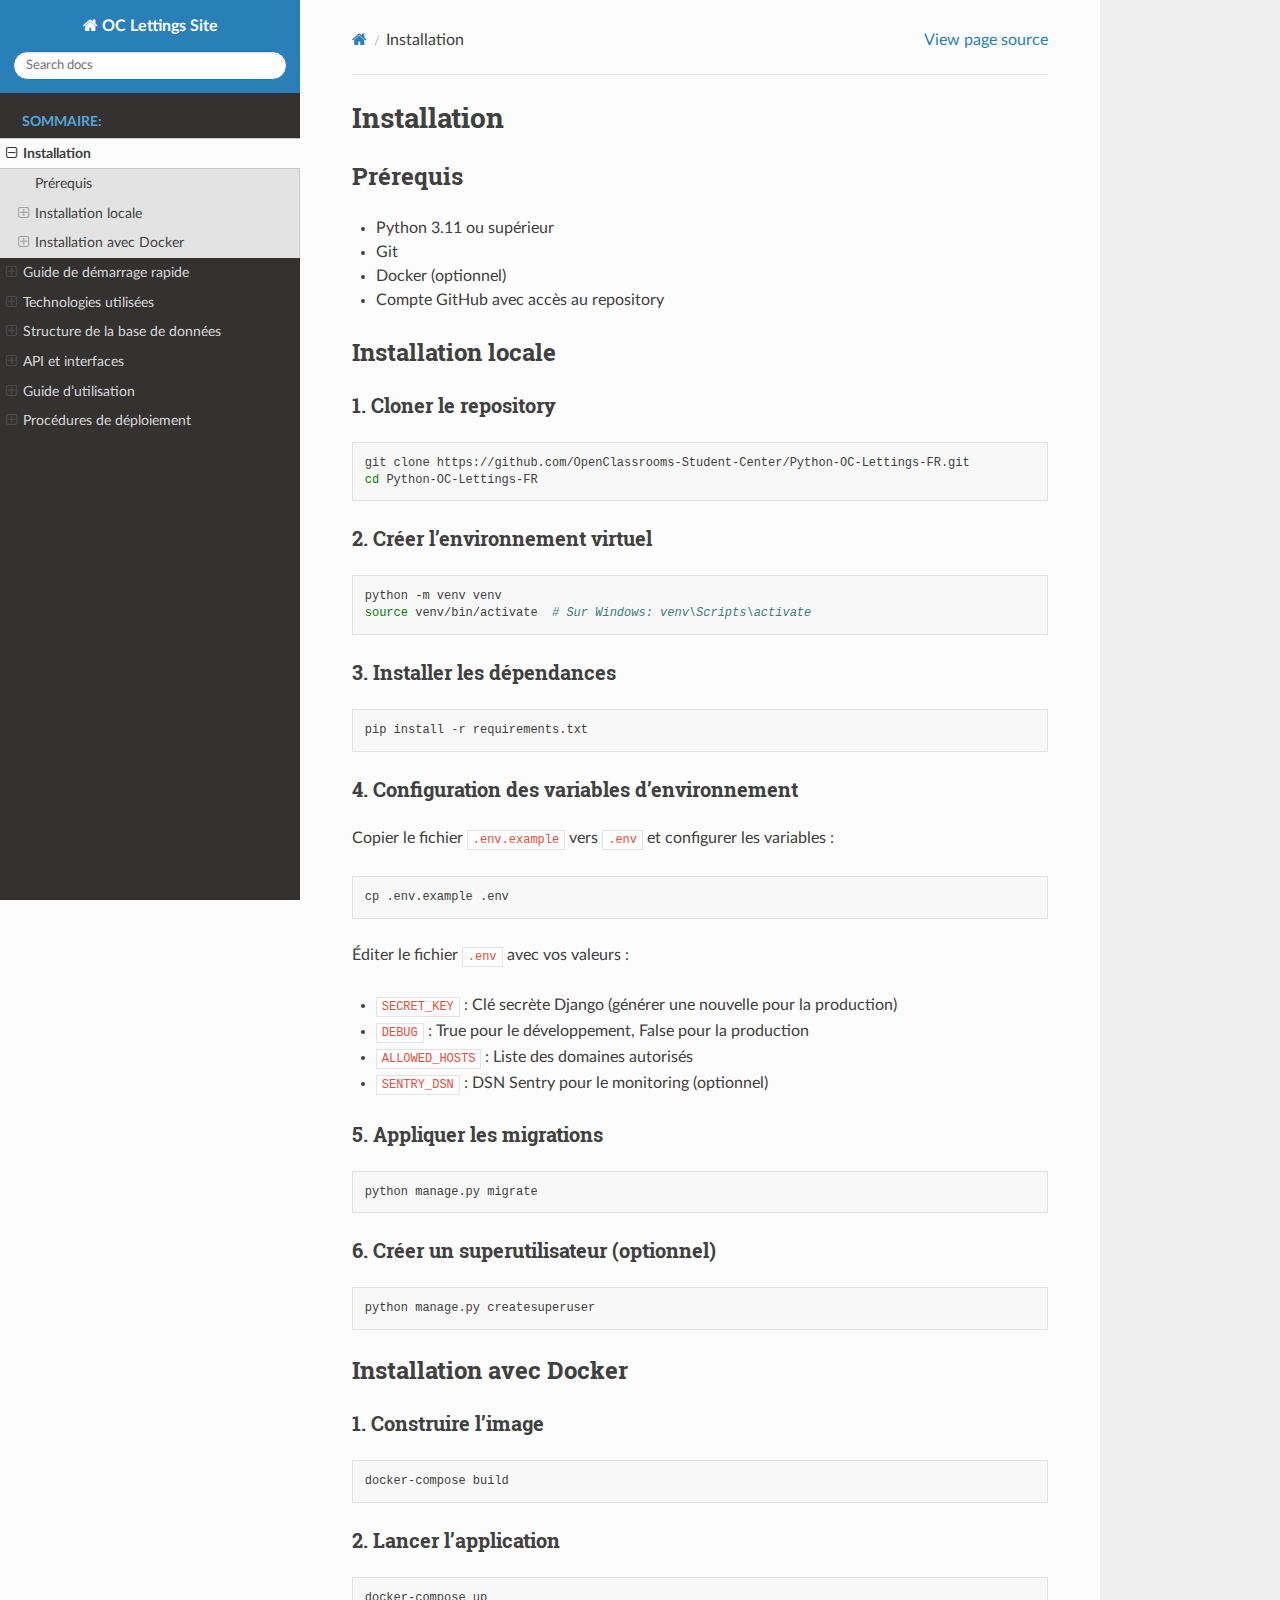
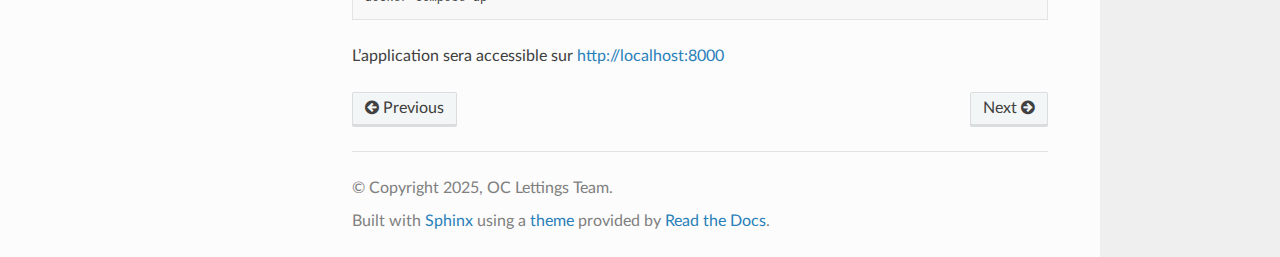
<file: doc/_build/html/installation.html>
<!DOCTYPE html>
<html class="writer-html5" lang="en" data-content_root="./">
<head>
  <meta charset="utf-8" /><meta name="viewport" content="width=device-width, initial-scale=1" />

  <meta name="viewport" content="width=device-width, initial-scale=1.0" />
  <title>Installation &mdash; OC Lettings Site 1.0 documentation</title>
      <link rel="stylesheet" type="text/css" href="_static/pygments.css?v=b86133f3" />
      <link rel="stylesheet" type="text/css" href="_static/css/theme.css?v=e59714d7" />

  
      <script src="_static/jquery.js?v=5d32c60e"></script>
      <script src="_static/_sphinx_javascript_frameworks_compat.js?v=2cd50e6c"></script>
      <script src="_static/documentation_options.js?v=f2a433a1"></script>
      <script src="_static/doctools.js?v=9bcbadda"></script>
      <script src="_static/sphinx_highlight.js?v=dc90522c"></script>
    <script src="_static/js/theme.js"></script>
    <link rel="index" title="Index" href="genindex.html" />
    <link rel="search" title="Search" href="search.html" />
    <link rel="next" title="Guide de démarrage rapide" href="quickstart.html" />
    <link rel="prev" title="OC Lettings Site Documentation" href="index.html" /> 
</head>

<body class="wy-body-for-nav"> 
  <div class="wy-grid-for-nav">
    <nav data-toggle="wy-nav-shift" class="wy-nav-side">
      <div class="wy-side-scroll">
        <div class="wy-side-nav-search" >

          
          
          <a href="index.html" class="icon icon-home">
            OC Lettings Site
          </a>
<div role="search">
  <form id="rtd-search-form" class="wy-form" action="search.html" method="get">
    <input type="text" name="q" placeholder="Search docs" aria-label="Search docs" />
    <input type="hidden" name="check_keywords" value="yes" />
    <input type="hidden" name="area" value="default" />
  </form>
</div>
        </div><div class="wy-menu wy-menu-vertical" data-spy="affix" role="navigation" aria-label="Navigation menu">
              <p class="caption" role="heading"><span class="caption-text">Sommaire:</span></p>
<ul class="current">
<li class="toctree-l1 current"><a class="current reference internal" href="#">Installation</a><ul>
<li class="toctree-l2"><a class="reference internal" href="#prerequis">Prérequis</a></li>
<li class="toctree-l2"><a class="reference internal" href="#installation-locale">Installation locale</a><ul>
<li class="toctree-l3"><a class="reference internal" href="#cloner-le-repository">1. Cloner le repository</a></li>
<li class="toctree-l3"><a class="reference internal" href="#creer-l-environnement-virtuel">2. Créer l’environnement virtuel</a></li>
<li class="toctree-l3"><a class="reference internal" href="#installer-les-dependances">3. Installer les dépendances</a></li>
<li class="toctree-l3"><a class="reference internal" href="#configuration-des-variables-d-environnement">4. Configuration des variables d’environnement</a></li>
<li class="toctree-l3"><a class="reference internal" href="#appliquer-les-migrations">5. Appliquer les migrations</a></li>
<li class="toctree-l3"><a class="reference internal" href="#creer-un-superutilisateur-optionnel">6. Créer un superutilisateur (optionnel)</a></li>
</ul>
</li>
<li class="toctree-l2"><a class="reference internal" href="#installation-avec-docker">Installation avec Docker</a><ul>
<li class="toctree-l3"><a class="reference internal" href="#construire-l-image">1. Construire l’image</a></li>
<li class="toctree-l3"><a class="reference internal" href="#lancer-l-application">2. Lancer l’application</a></li>
</ul>
</li>
</ul>
</li>
<li class="toctree-l1"><a class="reference internal" href="quickstart.html">Guide de démarrage rapide</a><ul>
<li class="toctree-l2"><a class="reference internal" href="quickstart.html#demarrage-en-5-minutes">Démarrage en 5 minutes</a></li>
<li class="toctree-l2"><a class="reference internal" href="quickstart.html#demarrage-avec-docker">Démarrage avec Docker</a></li>
<li class="toctree-l2"><a class="reference internal" href="quickstart.html#commandes-essentielles">Commandes essentielles</a></li>
<li class="toctree-l2"><a class="reference internal" href="quickstart.html#premiers-pas">Premiers pas</a></li>
<li class="toctree-l2"><a class="reference internal" href="quickstart.html#structure-des-urls-principales">Structure des URLs principales</a></li>
<li class="toctree-l2"><a class="reference internal" href="quickstart.html#donnees-de-test">Données de test</a></li>
<li class="toctree-l2"><a class="reference internal" href="quickstart.html#resolution-des-problemes-courants">Résolution des problèmes courants</a></li>
<li class="toctree-l2"><a class="reference internal" href="quickstart.html#prochaines-etapes">Prochaines étapes</a></li>
</ul>
</li>
<li class="toctree-l1"><a class="reference internal" href="technologies.html">Technologies utilisées</a><ul>
<li class="toctree-l2"><a class="reference internal" href="technologies.html#stack-technique-principale">Stack technique principale</a><ul>
<li class="toctree-l3"><a class="reference internal" href="technologies.html#framework-backend">Framework Backend</a></li>
</ul>
</li>
<li class="toctree-l2"><a class="reference internal" href="technologies.html#base-de-donnees">Base de données</a></li>
<li class="toctree-l2"><a class="reference internal" href="technologies.html#serveur-web">Serveur Web</a></li>
<li class="toctree-l2"><a class="reference internal" href="technologies.html#outils-de-developpement">Outils de développement</a><ul>
<li class="toctree-l3"><a class="reference internal" href="technologies.html#tests-et-qualite-du-code">Tests et qualité du code</a></li>
<li class="toctree-l3"><a class="reference internal" href="technologies.html#configuration-et-environnement">Configuration et environnement</a></li>
</ul>
</li>
<li class="toctree-l2"><a class="reference internal" href="technologies.html#monitoring-et-debugging">Monitoring et debugging</a></li>
<li class="toctree-l2"><a class="reference internal" href="technologies.html#documentation">Documentation</a></li>
<li class="toctree-l2"><a class="reference internal" href="technologies.html#containerisation-et-deploiement">Containerisation et déploiement</a></li>
<li class="toctree-l2"><a class="reference internal" href="technologies.html#ci-cd-et-versioning">CI/CD et versioning</a></li>
<li class="toctree-l2"><a class="reference internal" href="technologies.html#hebergement">Hébergement</a></li>
<li class="toctree-l2"><a class="reference internal" href="technologies.html#architecture-et-patterns">Architecture et patterns</a><ul>
<li class="toctree-l3"><a class="reference internal" href="technologies.html#patterns-utilises">Patterns utilisés</a></li>
<li class="toctree-l3"><a class="reference internal" href="technologies.html#structure-modulaire">Structure modulaire</a></li>
</ul>
</li>
<li class="toctree-l2"><a class="reference internal" href="technologies.html#securite">Sécurité</a><ul>
<li class="toctree-l3"><a class="reference internal" href="technologies.html#mesures-de-securite-implementees">Mesures de sécurité implémentées</a></li>
</ul>
</li>
<li class="toctree-l2"><a class="reference internal" href="technologies.html#versions-et-compatibilite">Versions et compatibilité</a><ul>
<li class="toctree-l3"><a class="reference internal" href="technologies.html#compatibilite-testee">Compatibilité testée</a></li>
</ul>
</li>
<li class="toctree-l2"><a class="reference internal" href="technologies.html#dependances-et-mises-a-jour">Dépendances et mises à jour</a><ul>
<li class="toctree-l3"><a class="reference internal" href="technologies.html#gestion-des-dependances">Gestion des dépendances</a></li>
</ul>
</li>
</ul>
</li>
<li class="toctree-l1"><a class="reference internal" href="database.html">Structure de la base de données</a><ul>
<li class="toctree-l2"><a class="reference internal" href="database.html#vue-d-ensemble">Vue d’ensemble</a></li>
<li class="toctree-l2"><a class="reference internal" href="database.html#schema-de-la-base-de-donnees">Schéma de la base de données</a><ul>
<li class="toctree-l3"><a class="reference internal" href="database.html#diagramme-des-relations">Diagramme des relations</a></li>
</ul>
</li>
<li class="toctree-l2"><a class="reference internal" href="database.html#modeles-de-donnees">Modèles de données</a><ul>
<li class="toctree-l3"><a class="reference internal" href="database.html#model-address">Model Address</a></li>
<li class="toctree-l3"><a class="reference internal" href="database.html#model-letting">Model Letting</a></li>
<li class="toctree-l3"><a class="reference internal" href="database.html#model-profile">Model Profile</a></li>
</ul>
</li>
<li class="toctree-l2"><a class="reference internal" href="database.html#tables-django-par-defaut">Tables Django par défaut</a><ul>
<li class="toctree-l3"><a class="reference internal" href="database.html#tables-d-authentification">Tables d’authentification</a></li>
<li class="toctree-l3"><a class="reference internal" href="database.html#tables-systeme">Tables système</a></li>
</ul>
</li>
<li class="toctree-l2"><a class="reference internal" href="database.html#commandes-de-gestion-de-la-base-de-donnees">Commandes de gestion de la base de données</a><ul>
<li class="toctree-l3"><a class="reference internal" href="database.html#acces-a-la-base-de-donnees">Accès à la base de données</a></li>
<li class="toctree-l3"><a class="reference internal" href="database.html#migrations">Migrations</a></li>
<li class="toctree-l3"><a class="reference internal" href="database.html#gestion-des-donnees">Gestion des données</a></li>
</ul>
</li>
<li class="toctree-l2"><a class="reference internal" href="database.html#requetes-orm-courantes">Requêtes ORM courantes</a><ul>
<li class="toctree-l3"><a class="reference internal" href="database.html#exemples-pour-letting">Exemples pour Letting</a></li>
<li class="toctree-l3"><a class="reference internal" href="database.html#exemples-pour-profile">Exemples pour Profile</a></li>
</ul>
</li>
<li class="toctree-l2"><a class="reference internal" href="database.html#optimisation-des-performances">Optimisation des performances</a><ul>
<li class="toctree-l3"><a class="reference internal" href="database.html#index">Index</a></li>
<li class="toctree-l3"><a class="reference internal" href="database.html#requetes-optimisees">Requêtes optimisées</a></li>
</ul>
</li>
<li class="toctree-l2"><a class="reference internal" href="database.html#sauvegarde-et-restauration">Sauvegarde et restauration</a><ul>
<li class="toctree-l3"><a class="reference internal" href="database.html#sauvegarde-complete">Sauvegarde complète</a></li>
<li class="toctree-l3"><a class="reference internal" href="database.html#restauration">Restauration</a></li>
</ul>
</li>
<li class="toctree-l2"><a class="reference internal" href="database.html#considerations-pour-la-production">Considérations pour la production</a><ul>
<li class="toctree-l3"><a class="reference internal" href="database.html#migration-vers-postgresql">Migration vers PostgreSQL</a></li>
<li class="toctree-l3"><a class="reference internal" href="database.html#securite">Sécurité</a></li>
</ul>
</li>
</ul>
</li>
<li class="toctree-l1"><a class="reference internal" href="api.html">API et interfaces</a><ul>
<li class="toctree-l2"><a class="reference internal" href="api.html#architecture-des-urls">Architecture des URLs</a><ul>
<li class="toctree-l3"><a class="reference internal" href="api.html#structure-generale">Structure générale</a></li>
<li class="toctree-l3"><a class="reference internal" href="api.html#configuration-des-urls-principales">Configuration des URLs principales</a></li>
</ul>
</li>
<li class="toctree-l2"><a class="reference internal" href="api.html#endpoints-de-l-application">Endpoints de l’application</a><ul>
<li class="toctree-l3"><a class="reference internal" href="api.html#application-principale">Application principale</a></li>
<li class="toctree-l3"><a class="reference internal" href="api.html#module-lettings">Module Lettings</a></li>
<li class="toctree-l3"><a class="reference internal" href="api.html#module-profiles">Module Profiles</a></li>
</ul>
</li>
<li class="toctree-l2"><a class="reference internal" href="api.html#vues-detaillees">Vues détaillées</a><ul>
<li class="toctree-l3"><a class="reference internal" href="api.html#vue-index-page-d-accueil">Vue index (page d’accueil)</a></li>
<li class="toctree-l3"><a class="reference internal" href="api.html#vue-lettings-index">Vue lettings.index</a></li>
<li class="toctree-l3"><a class="reference internal" href="api.html#vue-lettings-letting">Vue lettings.letting</a></li>
<li class="toctree-l3"><a class="reference internal" href="api.html#vue-profiles-index">Vue profiles.index</a></li>
<li class="toctree-l3"><a class="reference internal" href="api.html#vue-profiles-profile">Vue profiles.profile</a></li>
</ul>
</li>
<li class="toctree-l2"><a class="reference internal" href="api.html#templates">Templates</a><ul>
<li class="toctree-l3"><a class="reference internal" href="api.html#structure-des-templates">Structure des templates</a></li>
<li class="toctree-l3"><a class="reference internal" href="api.html#template-de-base">Template de base</a></li>
</ul>
</li>
<li class="toctree-l2"><a class="reference internal" href="api.html#interface-d-administration-django">Interface d’administration Django</a><ul>
<li class="toctree-l3"><a class="reference internal" href="api.html#acces">Accès</a></li>
<li class="toctree-l3"><a class="reference internal" href="api.html#modeles-enregistres">Modèles enregistrés</a></li>
<li class="toctree-l3"><a class="reference internal" href="api.html#fonctionnalites-d-administration">Fonctionnalités d’administration</a></li>
</ul>
</li>
<li class="toctree-l2"><a class="reference internal" href="api.html#api-restful-extension-future">API RESTful (Extension future)</a><ul>
<li class="toctree-l3"><a class="reference internal" href="api.html#structure-proposee">Structure proposée</a></li>
<li class="toctree-l3"><a class="reference internal" href="api.html#implementation-avec-django-rest-framework">Implémentation avec Django REST Framework</a></li>
</ul>
</li>
<li class="toctree-l2"><a class="reference internal" href="api.html#gestion-des-erreurs">Gestion des erreurs</a><ul>
<li class="toctree-l3"><a class="reference internal" href="api.html#pages-d-erreur-personnalisees">Pages d’erreur personnalisées</a></li>
<li class="toctree-l3"><a class="reference internal" href="api.html#gestion-des-exceptions">Gestion des exceptions</a></li>
</ul>
</li>
<li class="toctree-l2"><a class="reference internal" href="api.html#middleware-et-hooks">Middleware et hooks</a><ul>
<li class="toctree-l3"><a class="reference internal" href="api.html#middleware-actifs">Middleware actifs</a></li>
<li class="toctree-l3"><a class="reference internal" href="api.html#contexte-processors">Contexte processors</a></li>
</ul>
</li>
<li class="toctree-l2"><a class="reference internal" href="api.html#tests-des-interfaces">Tests des interfaces</a><ul>
<li class="toctree-l3"><a class="reference internal" href="api.html#tests-unitaires-des-vues">Tests unitaires des vues</a></li>
<li class="toctree-l3"><a class="reference internal" href="api.html#tests-d-integration">Tests d’intégration</a></li>
</ul>
</li>
</ul>
</li>
<li class="toctree-l1"><a class="reference internal" href="usage.html">Guide d’utilisation</a><ul>
<li class="toctree-l2"><a class="reference internal" href="usage.html#navigation-dans-l-application">Navigation dans l’application</a><ul>
<li class="toctree-l3"><a class="reference internal" href="usage.html#page-d-accueil">Page d’accueil</a></li>
<li class="toctree-l3"><a class="reference internal" href="usage.html#interface-utilisateur">Interface utilisateur</a></li>
</ul>
</li>
<li class="toctree-l2"><a class="reference internal" href="usage.html#module-lettings-locations">Module Lettings (Locations)</a><ul>
<li class="toctree-l3"><a class="reference internal" href="usage.html#liste-des-locations">Liste des locations</a></li>
<li class="toctree-l3"><a class="reference internal" href="usage.html#detail-d-une-location">Détail d’une location</a></li>
<li class="toctree-l3"><a class="reference internal" href="usage.html#navigation-dans-les-locations">Navigation dans les locations</a></li>
</ul>
</li>
<li class="toctree-l2"><a class="reference internal" href="usage.html#module-profiles-profils">Module Profiles (Profils)</a><ul>
<li class="toctree-l3"><a class="reference internal" href="usage.html#liste-des-profils">Liste des profils</a></li>
<li class="toctree-l3"><a class="reference internal" href="usage.html#detail-d-un-profil">Détail d’un profil</a></li>
</ul>
</li>
<li class="toctree-l2"><a class="reference internal" href="usage.html#panel-d-administration">Panel d’administration</a><ul>
<li class="toctree-l3"><a class="reference internal" href="usage.html#acces-a-l-administration">Accès à l’administration</a></li>
<li class="toctree-l3"><a class="reference internal" href="usage.html#interface-d-administration">Interface d’administration</a></li>
<li class="toctree-l3"><a class="reference internal" href="usage.html#gestion-des-locations">Gestion des locations</a></li>
<li class="toctree-l3"><a class="reference internal" href="usage.html#gestion-des-profils">Gestion des profils</a></li>
<li class="toctree-l3"><a class="reference internal" href="usage.html#fonctionnalites-avancees">Fonctionnalités avancées</a></li>
</ul>
</li>
<li class="toctree-l2"><a class="reference internal" href="usage.html#commandes-de-gestion">Commandes de gestion</a><ul>
<li class="toctree-l3"><a class="reference internal" href="usage.html#acces-au-shell-django">Accès au shell Django</a></li>
<li class="toctree-l3"><a class="reference internal" href="usage.html#creation-de-donnees-via-le-shell">Création de données via le shell</a></li>
<li class="toctree-l3"><a class="reference internal" href="usage.html#maintenance-et-nettoyage">Maintenance et nettoyage</a></li>
</ul>
</li>
<li class="toctree-l2"><a class="reference internal" href="usage.html#personnalisation">Personnalisation</a><ul>
<li class="toctree-l3"><a class="reference internal" href="usage.html#modifier-les-styles">Modifier les styles</a></li>
<li class="toctree-l3"><a class="reference internal" href="usage.html#personnaliser-les-templates">Personnaliser les templates</a></li>
<li class="toctree-l3"><a class="reference internal" href="usage.html#ajouter-des-fonctionnalites">Ajouter des fonctionnalités</a></li>
</ul>
</li>
<li class="toctree-l2"><a class="reference internal" href="usage.html#bonnes-pratiques-d-utilisation">Bonnes pratiques d’utilisation</a><ul>
<li class="toctree-l3"><a class="reference internal" href="usage.html#securite">Sécurité</a></li>
<li class="toctree-l3"><a class="reference internal" href="usage.html#performance">Performance</a></li>
<li class="toctree-l3"><a class="reference internal" href="usage.html#maintenance">Maintenance</a></li>
</ul>
</li>
<li class="toctree-l2"><a class="reference internal" href="usage.html#troubleshooting">Troubleshooting</a><ul>
<li class="toctree-l3"><a class="reference internal" href="usage.html#problemes-courants">Problèmes courants</a></li>
</ul>
</li>
<li class="toctree-l2"><a class="reference internal" href="usage.html#support-et-aide">Support et aide</a></li>
</ul>
</li>
<li class="toctree-l1"><a class="reference internal" href="deployment.html">Procédures de déploiement</a><ul>
<li class="toctree-l2"><a class="reference internal" href="deployment.html#vue-d-ensemble-du-deploiement">Vue d’ensemble du déploiement</a><ul>
<li class="toctree-l3"><a class="reference internal" href="deployment.html#architecture-de-deploiement">Architecture de déploiement</a></li>
<li class="toctree-l3"><a class="reference internal" href="deployment.html#flux-de-deploiement">Flux de déploiement</a></li>
</ul>
</li>
<li class="toctree-l2"><a class="reference internal" href="deployment.html#pipeline-ci-cd-avec-github-actions">Pipeline CI/CD avec GitHub Actions</a><ul>
<li class="toctree-l3"><a class="reference internal" href="deployment.html#configuration-du-workflow">Configuration du workflow</a></li>
<li class="toctree-l3"><a class="reference internal" href="deployment.html#configuration-des-secrets-github">Configuration des secrets GitHub</a></li>
<li class="toctree-l3"><a class="reference internal" href="deployment.html#etapes-du-pipeline">Étapes du pipeline</a></li>
</ul>
</li>
<li class="toctree-l2"><a class="reference internal" href="deployment.html#containerisation-avec-docker">Containerisation avec Docker</a><ul>
<li class="toctree-l3"><a class="reference internal" href="deployment.html#dockerfile">Dockerfile</a></li>
<li class="toctree-l3"><a class="reference internal" href="deployment.html#docker-compose">Docker Compose</a></li>
<li class="toctree-l3"><a class="reference internal" href="deployment.html#commandes-docker">Commandes Docker</a></li>
</ul>
</li>
<li class="toctree-l2"><a class="reference internal" href="deployment.html#configuration-de-l-environnement">Configuration de l’environnement</a><ul>
<li class="toctree-l3"><a class="reference internal" href="deployment.html#variables-d-environnement">Variables d’environnement</a></li>
<li class="toctree-l3"><a class="reference internal" href="deployment.html#settings-de-production">Settings de production</a></li>
</ul>
</li>
<li class="toctree-l2"><a class="reference internal" href="deployment.html#deploiement-sur-render">Déploiement sur Render</a><ul>
<li class="toctree-l3"><a class="reference internal" href="deployment.html#configuration-initiale">Configuration initiale</a></li>
<li class="toctree-l3"><a class="reference internal" href="deployment.html#configuration-des-variables">Configuration des variables</a></li>
<li class="toctree-l3"><a class="reference internal" href="deployment.html#render-yaml">render.yaml</a></li>
<li class="toctree-l3"><a class="reference internal" href="deployment.html#deploiement-manuel">Déploiement manuel</a></li>
</ul>
</li>
<li class="toctree-l2"><a class="reference internal" href="deployment.html#deploiement-sur-d-autres-plateformes">Déploiement sur d’autres plateformes</a><ul>
<li class="toctree-l3"><a class="reference internal" href="deployment.html#heroku">Heroku</a></li>
<li class="toctree-l3"><a class="reference internal" href="deployment.html#aws-elastic-beanstalk">AWS Elastic Beanstalk</a></li>
<li class="toctree-l3"><a class="reference internal" href="deployment.html#digitalocean-app-platform">DigitalOcean App Platform</a></li>
</ul>
</li>
<li class="toctree-l2"><a class="reference internal" href="deployment.html#monitoring-avec-sentry">Monitoring avec Sentry</a><ul>
<li class="toctree-l3"><a class="reference internal" href="deployment.html#configuration-sentry">Configuration Sentry</a></li>
<li class="toctree-l3"><a class="reference internal" href="deployment.html#test-de-sentry">Test de Sentry</a></li>
<li class="toctree-l3"><a class="reference internal" href="deployment.html#alertes-et-notifications">Alertes et notifications</a></li>
</ul>
</li>
<li class="toctree-l2"><a class="reference internal" href="deployment.html#rollback-et-recuperation">Rollback et récupération</a><ul>
<li class="toctree-l3"><a class="reference internal" href="deployment.html#strategie-de-rollback">Stratégie de rollback</a></li>
<li class="toctree-l3"><a class="reference internal" href="deployment.html#backup-et-restauration">Backup et restauration</a></li>
</ul>
</li>
<li class="toctree-l2"><a class="reference internal" href="deployment.html#checklist-de-deploiement">Checklist de déploiement</a><ul>
<li class="toctree-l3"><a class="reference internal" href="deployment.html#avant-le-deploiement">Avant le déploiement</a></li>
<li class="toctree-l3"><a class="reference internal" href="deployment.html#pendant-le-deploiement">Pendant le déploiement</a></li>
<li class="toctree-l3"><a class="reference internal" href="deployment.html#apres-le-deploiement">Après le déploiement</a></li>
</ul>
</li>
<li class="toctree-l2"><a class="reference internal" href="deployment.html#commandes-utiles">Commandes utiles</a><ul>
<li class="toctree-l3"><a class="reference internal" href="deployment.html#deploiement-rapide">Déploiement rapide</a></li>
<li class="toctree-l3"><a class="reference internal" href="deployment.html#verification-de-sante">Vérification de santé</a></li>
<li class="toctree-l3"><a class="reference internal" href="deployment.html#logs-et-debugging">Logs et debugging</a></li>
</ul>
</li>
<li class="toctree-l2"><a class="reference internal" href="deployment.html#optimisations-de-production">Optimisations de production</a><ul>
<li class="toctree-l3"><a class="reference internal" href="deployment.html#performance">Performance</a></li>
<li class="toctree-l3"><a class="reference internal" href="deployment.html#securite">Sécurité</a></li>
</ul>
</li>
</ul>
</li>
</ul>

        </div>
      </div>
    </nav>

    <section data-toggle="wy-nav-shift" class="wy-nav-content-wrap"><nav class="wy-nav-top" aria-label="Mobile navigation menu" >
          <i data-toggle="wy-nav-top" class="fa fa-bars"></i>
          <a href="index.html">OC Lettings Site</a>
      </nav>

      <div class="wy-nav-content">
        <div class="rst-content">
          <div role="navigation" aria-label="Page navigation">
  <ul class="wy-breadcrumbs">
      <li><a href="index.html" class="icon icon-home" aria-label="Home"></a></li>
      <li class="breadcrumb-item active">Installation</li>
      <li class="wy-breadcrumbs-aside">
            <a href="_sources/installation.rst.txt" rel="nofollow"> View page source</a>
      </li>
  </ul>
  <hr/>
</div>
          <div role="main" class="document" itemscope="itemscope" itemtype="http://schema.org/Article">
           <div itemprop="articleBody">
             
  <section id="installation">
<h1>Installation<a class="headerlink" href="#installation" title="Link to this heading"></a></h1>
<section id="prerequis">
<h2>Prérequis<a class="headerlink" href="#prerequis" title="Link to this heading"></a></h2>
<ul class="simple">
<li><p>Python 3.11 ou supérieur</p></li>
<li><p>Git</p></li>
<li><p>Docker (optionnel)</p></li>
<li><p>Compte GitHub avec accès au repository</p></li>
</ul>
</section>
<section id="installation-locale">
<h2>Installation locale<a class="headerlink" href="#installation-locale" title="Link to this heading"></a></h2>
<section id="cloner-le-repository">
<h3>1. Cloner le repository<a class="headerlink" href="#cloner-le-repository" title="Link to this heading"></a></h3>
<div class="highlight-bash notranslate"><div class="highlight"><pre><span></span>git<span class="w"> </span>clone<span class="w"> </span>https://github.com/OpenClassrooms-Student-Center/Python-OC-Lettings-FR.git
<span class="nb">cd</span><span class="w"> </span>Python-OC-Lettings-FR
</pre></div>
</div>
</section>
<section id="creer-l-environnement-virtuel">
<h3>2. Créer l’environnement virtuel<a class="headerlink" href="#creer-l-environnement-virtuel" title="Link to this heading"></a></h3>
<div class="highlight-bash notranslate"><div class="highlight"><pre><span></span>python<span class="w"> </span>-m<span class="w"> </span>venv<span class="w"> </span>venv
<span class="nb">source</span><span class="w"> </span>venv/bin/activate<span class="w">  </span><span class="c1"># Sur Windows: venv\Scripts\activate</span>
</pre></div>
</div>
</section>
<section id="installer-les-dependances">
<h3>3. Installer les dépendances<a class="headerlink" href="#installer-les-dependances" title="Link to this heading"></a></h3>
<div class="highlight-bash notranslate"><div class="highlight"><pre><span></span>pip<span class="w"> </span>install<span class="w"> </span>-r<span class="w"> </span>requirements.txt
</pre></div>
</div>
</section>
<section id="configuration-des-variables-d-environnement">
<h3>4. Configuration des variables d’environnement<a class="headerlink" href="#configuration-des-variables-d-environnement" title="Link to this heading"></a></h3>
<p>Copier le fichier <code class="docutils literal notranslate"><span class="pre">.env.example</span></code> vers <code class="docutils literal notranslate"><span class="pre">.env</span></code> et configurer les variables :</p>
<div class="highlight-bash notranslate"><div class="highlight"><pre><span></span>cp<span class="w"> </span>.env.example<span class="w"> </span>.env
</pre></div>
</div>
<p>Éditer le fichier <code class="docutils literal notranslate"><span class="pre">.env</span></code> avec vos valeurs :</p>
<ul class="simple">
<li><p><code class="docutils literal notranslate"><span class="pre">SECRET_KEY</span></code> : Clé secrète Django (générer une nouvelle pour la production)</p></li>
<li><p><code class="docutils literal notranslate"><span class="pre">DEBUG</span></code> : True pour le développement, False pour la production</p></li>
<li><p><code class="docutils literal notranslate"><span class="pre">ALLOWED_HOSTS</span></code> : Liste des domaines autorisés</p></li>
<li><p><code class="docutils literal notranslate"><span class="pre">SENTRY_DSN</span></code> : DSN Sentry pour le monitoring (optionnel)</p></li>
</ul>
</section>
<section id="appliquer-les-migrations">
<h3>5. Appliquer les migrations<a class="headerlink" href="#appliquer-les-migrations" title="Link to this heading"></a></h3>
<div class="highlight-bash notranslate"><div class="highlight"><pre><span></span>python<span class="w"> </span>manage.py<span class="w"> </span>migrate
</pre></div>
</div>
</section>
<section id="creer-un-superutilisateur-optionnel">
<h3>6. Créer un superutilisateur (optionnel)<a class="headerlink" href="#creer-un-superutilisateur-optionnel" title="Link to this heading"></a></h3>
<div class="highlight-bash notranslate"><div class="highlight"><pre><span></span>python<span class="w"> </span>manage.py<span class="w"> </span>createsuperuser
</pre></div>
</div>
</section>
</section>
<section id="installation-avec-docker">
<h2>Installation avec Docker<a class="headerlink" href="#installation-avec-docker" title="Link to this heading"></a></h2>
<section id="construire-l-image">
<h3>1. Construire l’image<a class="headerlink" href="#construire-l-image" title="Link to this heading"></a></h3>
<div class="highlight-bash notranslate"><div class="highlight"><pre><span></span>docker-compose<span class="w"> </span>build
</pre></div>
</div>
</section>
<section id="lancer-l-application">
<h3>2. Lancer l’application<a class="headerlink" href="#lancer-l-application" title="Link to this heading"></a></h3>
<div class="highlight-bash notranslate"><div class="highlight"><pre><span></span>docker-compose<span class="w"> </span>up
</pre></div>
</div>
<p>L’application sera accessible sur <a class="reference external" href="http://localhost:8000">http://localhost:8000</a></p>
</section>
</section>
</section>


           </div>
          </div>
          <footer><div class="rst-footer-buttons" role="navigation" aria-label="Footer">
        <a href="index.html" class="btn btn-neutral float-left" title="OC Lettings Site Documentation" accesskey="p" rel="prev"><span class="fa fa-arrow-circle-left" aria-hidden="true"></span> Previous</a>
        <a href="quickstart.html" class="btn btn-neutral float-right" title="Guide de démarrage rapide" accesskey="n" rel="next">Next <span class="fa fa-arrow-circle-right" aria-hidden="true"></span></a>
    </div>

  <hr/>

  <div role="contentinfo">
    <p>&#169; Copyright 2025, OC Lettings Team.</p>
  </div>

  Built with <a href="https://www.sphinx-doc.org/">Sphinx</a> using a
    <a href="https://github.com/readthedocs/sphinx_rtd_theme">theme</a>
    provided by <a href="https://readthedocs.org">Read the Docs</a>.
   

</footer>
        </div>
      </div>
    </section>
  </div>
  <script>
      jQuery(function () {
          SphinxRtdTheme.Navigation.enable(true);
      });
  </script> 

</body>
</html>
</file>
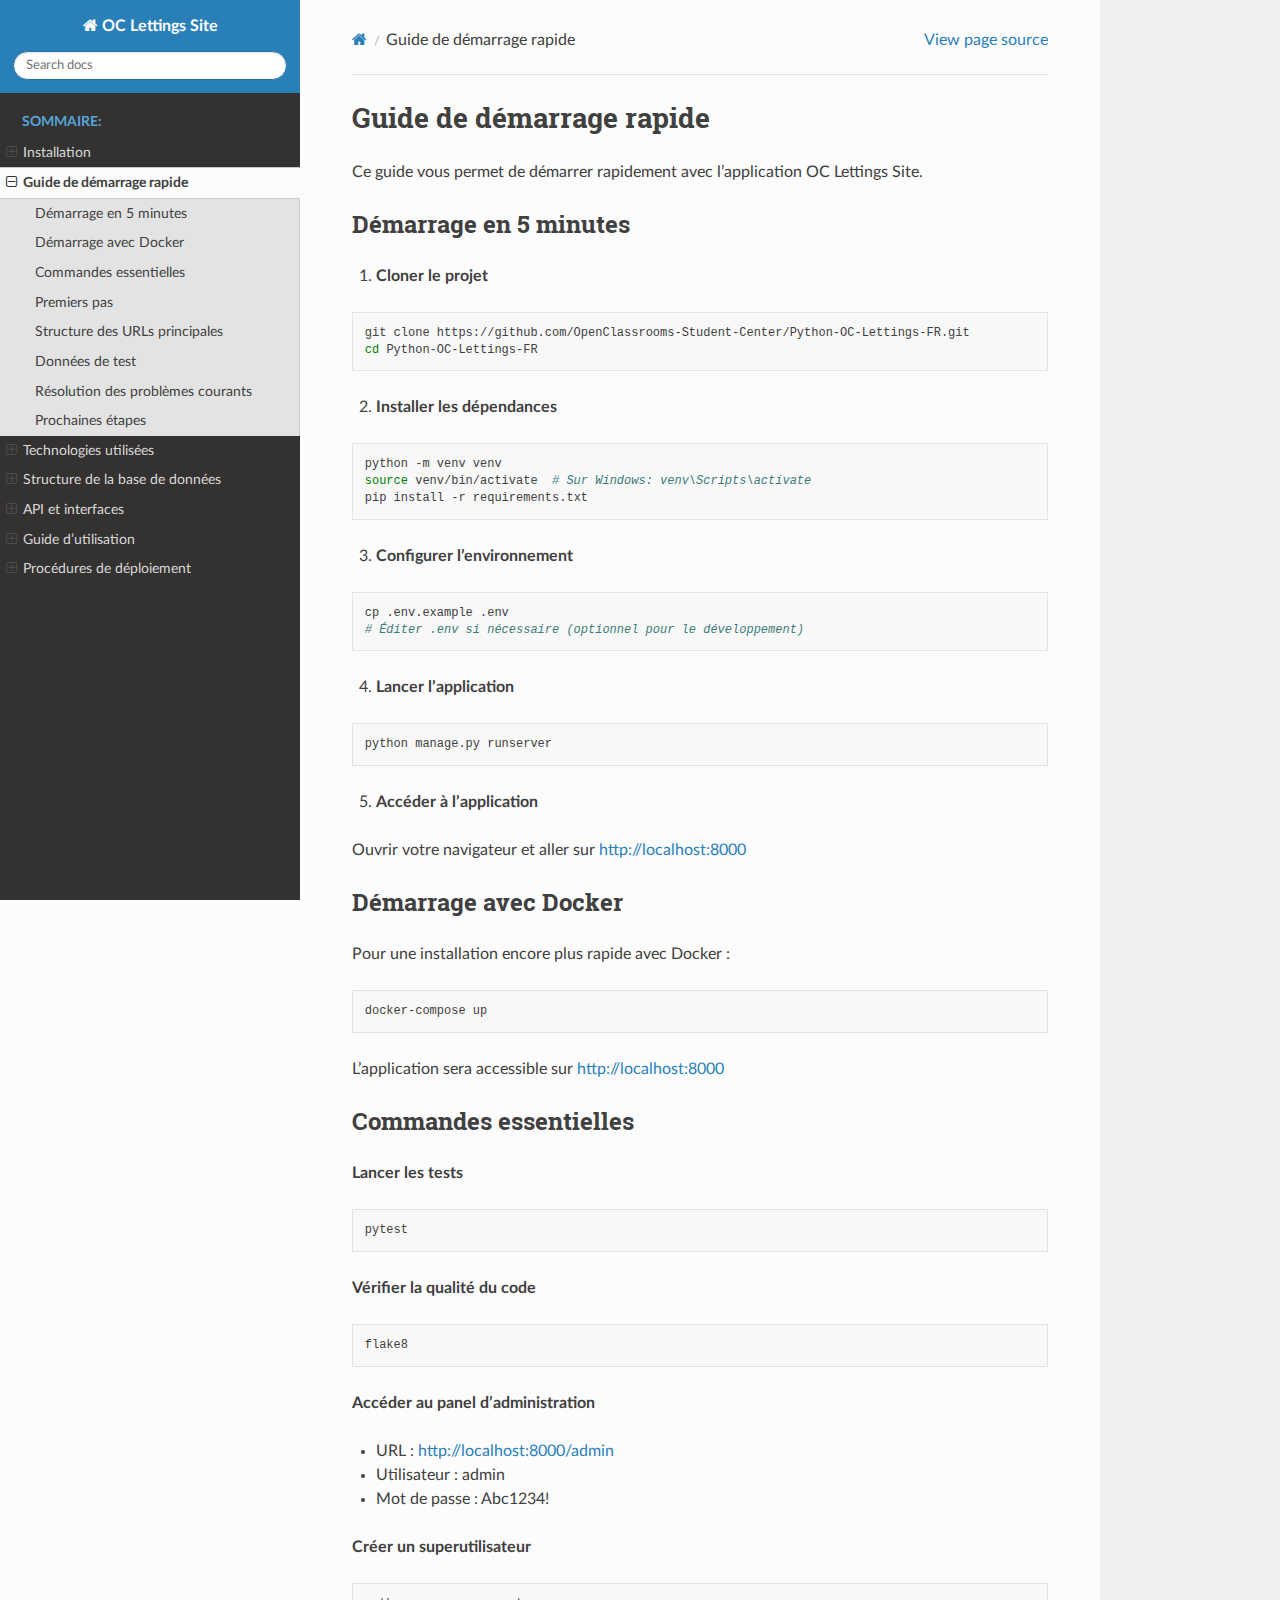
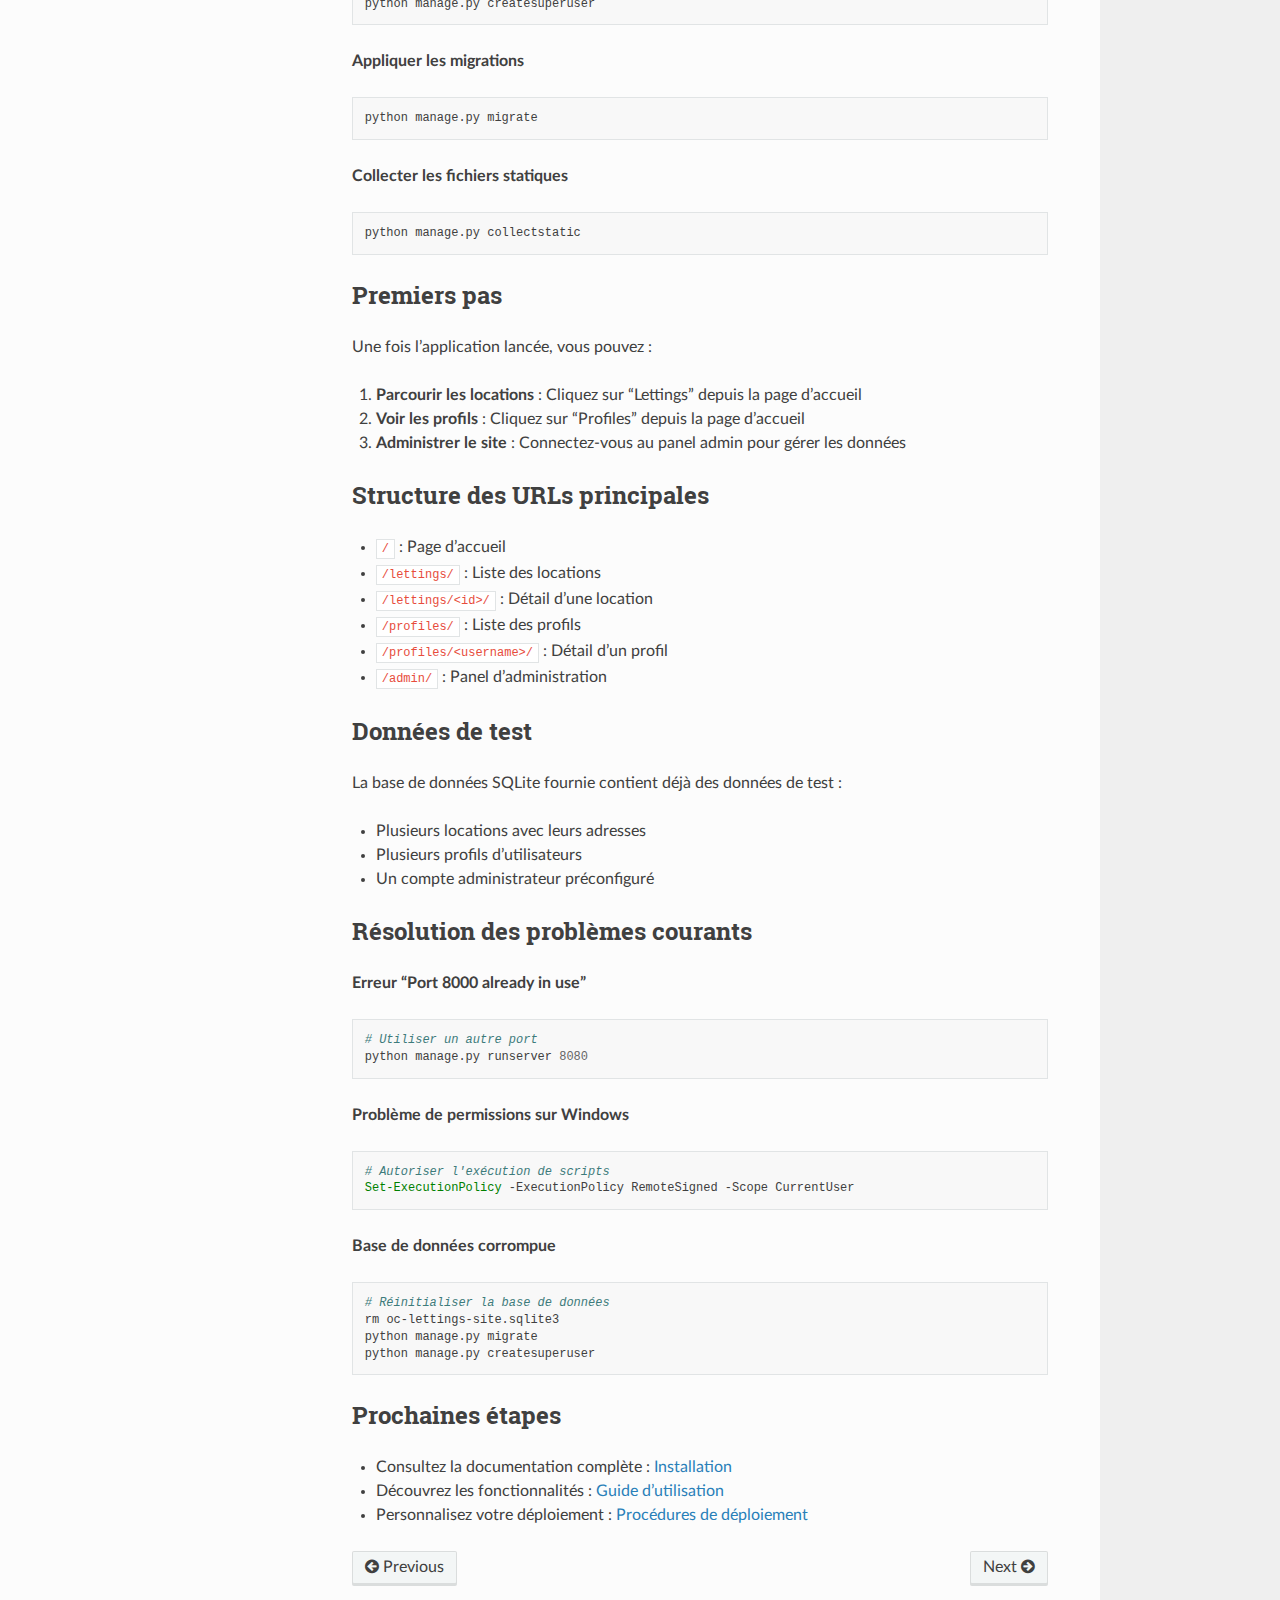
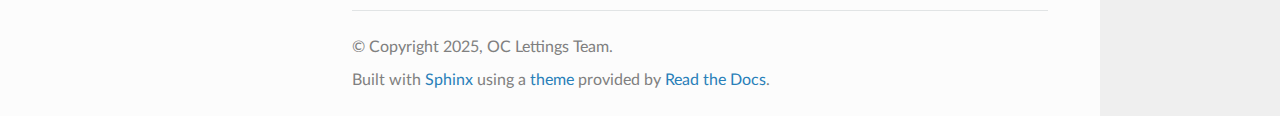
<file: doc/_build/html/quickstart.html>
<!DOCTYPE html>
<html class="writer-html5" lang="en" data-content_root="./">
<head>
  <meta charset="utf-8" /><meta name="viewport" content="width=device-width, initial-scale=1" />

  <meta name="viewport" content="width=device-width, initial-scale=1.0" />
  <title>Guide de démarrage rapide &mdash; OC Lettings Site 1.0 documentation</title>
      <link rel="stylesheet" type="text/css" href="_static/pygments.css?v=b86133f3" />
      <link rel="stylesheet" type="text/css" href="_static/css/theme.css?v=e59714d7" />

  
      <script src="_static/jquery.js?v=5d32c60e"></script>
      <script src="_static/_sphinx_javascript_frameworks_compat.js?v=2cd50e6c"></script>
      <script src="_static/documentation_options.js?v=f2a433a1"></script>
      <script src="_static/doctools.js?v=9bcbadda"></script>
      <script src="_static/sphinx_highlight.js?v=dc90522c"></script>
    <script src="_static/js/theme.js"></script>
    <link rel="index" title="Index" href="genindex.html" />
    <link rel="search" title="Search" href="search.html" />
    <link rel="next" title="Technologies utilisées" href="technologies.html" />
    <link rel="prev" title="Installation" href="installation.html" /> 
</head>

<body class="wy-body-for-nav"> 
  <div class="wy-grid-for-nav">
    <nav data-toggle="wy-nav-shift" class="wy-nav-side">
      <div class="wy-side-scroll">
        <div class="wy-side-nav-search" >

          
          
          <a href="index.html" class="icon icon-home">
            OC Lettings Site
          </a>
<div role="search">
  <form id="rtd-search-form" class="wy-form" action="search.html" method="get">
    <input type="text" name="q" placeholder="Search docs" aria-label="Search docs" />
    <input type="hidden" name="check_keywords" value="yes" />
    <input type="hidden" name="area" value="default" />
  </form>
</div>
        </div><div class="wy-menu wy-menu-vertical" data-spy="affix" role="navigation" aria-label="Navigation menu">
              <p class="caption" role="heading"><span class="caption-text">Sommaire:</span></p>
<ul class="current">
<li class="toctree-l1"><a class="reference internal" href="installation.html">Installation</a><ul>
<li class="toctree-l2"><a class="reference internal" href="installation.html#prerequis">Prérequis</a></li>
<li class="toctree-l2"><a class="reference internal" href="installation.html#installation-locale">Installation locale</a><ul>
<li class="toctree-l3"><a class="reference internal" href="installation.html#cloner-le-repository">1. Cloner le repository</a></li>
<li class="toctree-l3"><a class="reference internal" href="installation.html#creer-l-environnement-virtuel">2. Créer l’environnement virtuel</a></li>
<li class="toctree-l3"><a class="reference internal" href="installation.html#installer-les-dependances">3. Installer les dépendances</a></li>
<li class="toctree-l3"><a class="reference internal" href="installation.html#configuration-des-variables-d-environnement">4. Configuration des variables d’environnement</a></li>
<li class="toctree-l3"><a class="reference internal" href="installation.html#appliquer-les-migrations">5. Appliquer les migrations</a></li>
<li class="toctree-l3"><a class="reference internal" href="installation.html#creer-un-superutilisateur-optionnel">6. Créer un superutilisateur (optionnel)</a></li>
</ul>
</li>
<li class="toctree-l2"><a class="reference internal" href="installation.html#installation-avec-docker">Installation avec Docker</a><ul>
<li class="toctree-l3"><a class="reference internal" href="installation.html#construire-l-image">1. Construire l’image</a></li>
<li class="toctree-l3"><a class="reference internal" href="installation.html#lancer-l-application">2. Lancer l’application</a></li>
</ul>
</li>
</ul>
</li>
<li class="toctree-l1 current"><a class="current reference internal" href="#">Guide de démarrage rapide</a><ul>
<li class="toctree-l2"><a class="reference internal" href="#demarrage-en-5-minutes">Démarrage en 5 minutes</a></li>
<li class="toctree-l2"><a class="reference internal" href="#demarrage-avec-docker">Démarrage avec Docker</a></li>
<li class="toctree-l2"><a class="reference internal" href="#commandes-essentielles">Commandes essentielles</a></li>
<li class="toctree-l2"><a class="reference internal" href="#premiers-pas">Premiers pas</a></li>
<li class="toctree-l2"><a class="reference internal" href="#structure-des-urls-principales">Structure des URLs principales</a></li>
<li class="toctree-l2"><a class="reference internal" href="#donnees-de-test">Données de test</a></li>
<li class="toctree-l2"><a class="reference internal" href="#resolution-des-problemes-courants">Résolution des problèmes courants</a></li>
<li class="toctree-l2"><a class="reference internal" href="#prochaines-etapes">Prochaines étapes</a></li>
</ul>
</li>
<li class="toctree-l1"><a class="reference internal" href="technologies.html">Technologies utilisées</a><ul>
<li class="toctree-l2"><a class="reference internal" href="technologies.html#stack-technique-principale">Stack technique principale</a><ul>
<li class="toctree-l3"><a class="reference internal" href="technologies.html#framework-backend">Framework Backend</a></li>
</ul>
</li>
<li class="toctree-l2"><a class="reference internal" href="technologies.html#base-de-donnees">Base de données</a></li>
<li class="toctree-l2"><a class="reference internal" href="technologies.html#serveur-web">Serveur Web</a></li>
<li class="toctree-l2"><a class="reference internal" href="technologies.html#outils-de-developpement">Outils de développement</a><ul>
<li class="toctree-l3"><a class="reference internal" href="technologies.html#tests-et-qualite-du-code">Tests et qualité du code</a></li>
<li class="toctree-l3"><a class="reference internal" href="technologies.html#configuration-et-environnement">Configuration et environnement</a></li>
</ul>
</li>
<li class="toctree-l2"><a class="reference internal" href="technologies.html#monitoring-et-debugging">Monitoring et debugging</a></li>
<li class="toctree-l2"><a class="reference internal" href="technologies.html#documentation">Documentation</a></li>
<li class="toctree-l2"><a class="reference internal" href="technologies.html#containerisation-et-deploiement">Containerisation et déploiement</a></li>
<li class="toctree-l2"><a class="reference internal" href="technologies.html#ci-cd-et-versioning">CI/CD et versioning</a></li>
<li class="toctree-l2"><a class="reference internal" href="technologies.html#hebergement">Hébergement</a></li>
<li class="toctree-l2"><a class="reference internal" href="technologies.html#architecture-et-patterns">Architecture et patterns</a><ul>
<li class="toctree-l3"><a class="reference internal" href="technologies.html#patterns-utilises">Patterns utilisés</a></li>
<li class="toctree-l3"><a class="reference internal" href="technologies.html#structure-modulaire">Structure modulaire</a></li>
</ul>
</li>
<li class="toctree-l2"><a class="reference internal" href="technologies.html#securite">Sécurité</a><ul>
<li class="toctree-l3"><a class="reference internal" href="technologies.html#mesures-de-securite-implementees">Mesures de sécurité implémentées</a></li>
</ul>
</li>
<li class="toctree-l2"><a class="reference internal" href="technologies.html#versions-et-compatibilite">Versions et compatibilité</a><ul>
<li class="toctree-l3"><a class="reference internal" href="technologies.html#compatibilite-testee">Compatibilité testée</a></li>
</ul>
</li>
<li class="toctree-l2"><a class="reference internal" href="technologies.html#dependances-et-mises-a-jour">Dépendances et mises à jour</a><ul>
<li class="toctree-l3"><a class="reference internal" href="technologies.html#gestion-des-dependances">Gestion des dépendances</a></li>
</ul>
</li>
</ul>
</li>
<li class="toctree-l1"><a class="reference internal" href="database.html">Structure de la base de données</a><ul>
<li class="toctree-l2"><a class="reference internal" href="database.html#vue-d-ensemble">Vue d’ensemble</a></li>
<li class="toctree-l2"><a class="reference internal" href="database.html#schema-de-la-base-de-donnees">Schéma de la base de données</a><ul>
<li class="toctree-l3"><a class="reference internal" href="database.html#diagramme-des-relations">Diagramme des relations</a></li>
</ul>
</li>
<li class="toctree-l2"><a class="reference internal" href="database.html#modeles-de-donnees">Modèles de données</a><ul>
<li class="toctree-l3"><a class="reference internal" href="database.html#model-address">Model Address</a></li>
<li class="toctree-l3"><a class="reference internal" href="database.html#model-letting">Model Letting</a></li>
<li class="toctree-l3"><a class="reference internal" href="database.html#model-profile">Model Profile</a></li>
</ul>
</li>
<li class="toctree-l2"><a class="reference internal" href="database.html#tables-django-par-defaut">Tables Django par défaut</a><ul>
<li class="toctree-l3"><a class="reference internal" href="database.html#tables-d-authentification">Tables d’authentification</a></li>
<li class="toctree-l3"><a class="reference internal" href="database.html#tables-systeme">Tables système</a></li>
</ul>
</li>
<li class="toctree-l2"><a class="reference internal" href="database.html#commandes-de-gestion-de-la-base-de-donnees">Commandes de gestion de la base de données</a><ul>
<li class="toctree-l3"><a class="reference internal" href="database.html#acces-a-la-base-de-donnees">Accès à la base de données</a></li>
<li class="toctree-l3"><a class="reference internal" href="database.html#migrations">Migrations</a></li>
<li class="toctree-l3"><a class="reference internal" href="database.html#gestion-des-donnees">Gestion des données</a></li>
</ul>
</li>
<li class="toctree-l2"><a class="reference internal" href="database.html#requetes-orm-courantes">Requêtes ORM courantes</a><ul>
<li class="toctree-l3"><a class="reference internal" href="database.html#exemples-pour-letting">Exemples pour Letting</a></li>
<li class="toctree-l3"><a class="reference internal" href="database.html#exemples-pour-profile">Exemples pour Profile</a></li>
</ul>
</li>
<li class="toctree-l2"><a class="reference internal" href="database.html#optimisation-des-performances">Optimisation des performances</a><ul>
<li class="toctree-l3"><a class="reference internal" href="database.html#index">Index</a></li>
<li class="toctree-l3"><a class="reference internal" href="database.html#requetes-optimisees">Requêtes optimisées</a></li>
</ul>
</li>
<li class="toctree-l2"><a class="reference internal" href="database.html#sauvegarde-et-restauration">Sauvegarde et restauration</a><ul>
<li class="toctree-l3"><a class="reference internal" href="database.html#sauvegarde-complete">Sauvegarde complète</a></li>
<li class="toctree-l3"><a class="reference internal" href="database.html#restauration">Restauration</a></li>
</ul>
</li>
<li class="toctree-l2"><a class="reference internal" href="database.html#considerations-pour-la-production">Considérations pour la production</a><ul>
<li class="toctree-l3"><a class="reference internal" href="database.html#migration-vers-postgresql">Migration vers PostgreSQL</a></li>
<li class="toctree-l3"><a class="reference internal" href="database.html#securite">Sécurité</a></li>
</ul>
</li>
</ul>
</li>
<li class="toctree-l1"><a class="reference internal" href="api.html">API et interfaces</a><ul>
<li class="toctree-l2"><a class="reference internal" href="api.html#architecture-des-urls">Architecture des URLs</a><ul>
<li class="toctree-l3"><a class="reference internal" href="api.html#structure-generale">Structure générale</a></li>
<li class="toctree-l3"><a class="reference internal" href="api.html#configuration-des-urls-principales">Configuration des URLs principales</a></li>
</ul>
</li>
<li class="toctree-l2"><a class="reference internal" href="api.html#endpoints-de-l-application">Endpoints de l’application</a><ul>
<li class="toctree-l3"><a class="reference internal" href="api.html#application-principale">Application principale</a></li>
<li class="toctree-l3"><a class="reference internal" href="api.html#module-lettings">Module Lettings</a></li>
<li class="toctree-l3"><a class="reference internal" href="api.html#module-profiles">Module Profiles</a></li>
</ul>
</li>
<li class="toctree-l2"><a class="reference internal" href="api.html#vues-detaillees">Vues détaillées</a><ul>
<li class="toctree-l3"><a class="reference internal" href="api.html#vue-index-page-d-accueil">Vue index (page d’accueil)</a></li>
<li class="toctree-l3"><a class="reference internal" href="api.html#vue-lettings-index">Vue lettings.index</a></li>
<li class="toctree-l3"><a class="reference internal" href="api.html#vue-lettings-letting">Vue lettings.letting</a></li>
<li class="toctree-l3"><a class="reference internal" href="api.html#vue-profiles-index">Vue profiles.index</a></li>
<li class="toctree-l3"><a class="reference internal" href="api.html#vue-profiles-profile">Vue profiles.profile</a></li>
</ul>
</li>
<li class="toctree-l2"><a class="reference internal" href="api.html#templates">Templates</a><ul>
<li class="toctree-l3"><a class="reference internal" href="api.html#structure-des-templates">Structure des templates</a></li>
<li class="toctree-l3"><a class="reference internal" href="api.html#template-de-base">Template de base</a></li>
</ul>
</li>
<li class="toctree-l2"><a class="reference internal" href="api.html#interface-d-administration-django">Interface d’administration Django</a><ul>
<li class="toctree-l3"><a class="reference internal" href="api.html#acces">Accès</a></li>
<li class="toctree-l3"><a class="reference internal" href="api.html#modeles-enregistres">Modèles enregistrés</a></li>
<li class="toctree-l3"><a class="reference internal" href="api.html#fonctionnalites-d-administration">Fonctionnalités d’administration</a></li>
</ul>
</li>
<li class="toctree-l2"><a class="reference internal" href="api.html#api-restful-extension-future">API RESTful (Extension future)</a><ul>
<li class="toctree-l3"><a class="reference internal" href="api.html#structure-proposee">Structure proposée</a></li>
<li class="toctree-l3"><a class="reference internal" href="api.html#implementation-avec-django-rest-framework">Implémentation avec Django REST Framework</a></li>
</ul>
</li>
<li class="toctree-l2"><a class="reference internal" href="api.html#gestion-des-erreurs">Gestion des erreurs</a><ul>
<li class="toctree-l3"><a class="reference internal" href="api.html#pages-d-erreur-personnalisees">Pages d’erreur personnalisées</a></li>
<li class="toctree-l3"><a class="reference internal" href="api.html#gestion-des-exceptions">Gestion des exceptions</a></li>
</ul>
</li>
<li class="toctree-l2"><a class="reference internal" href="api.html#middleware-et-hooks">Middleware et hooks</a><ul>
<li class="toctree-l3"><a class="reference internal" href="api.html#middleware-actifs">Middleware actifs</a></li>
<li class="toctree-l3"><a class="reference internal" href="api.html#contexte-processors">Contexte processors</a></li>
</ul>
</li>
<li class="toctree-l2"><a class="reference internal" href="api.html#tests-des-interfaces">Tests des interfaces</a><ul>
<li class="toctree-l3"><a class="reference internal" href="api.html#tests-unitaires-des-vues">Tests unitaires des vues</a></li>
<li class="toctree-l3"><a class="reference internal" href="api.html#tests-d-integration">Tests d’intégration</a></li>
</ul>
</li>
</ul>
</li>
<li class="toctree-l1"><a class="reference internal" href="usage.html">Guide d’utilisation</a><ul>
<li class="toctree-l2"><a class="reference internal" href="usage.html#navigation-dans-l-application">Navigation dans l’application</a><ul>
<li class="toctree-l3"><a class="reference internal" href="usage.html#page-d-accueil">Page d’accueil</a></li>
<li class="toctree-l3"><a class="reference internal" href="usage.html#interface-utilisateur">Interface utilisateur</a></li>
</ul>
</li>
<li class="toctree-l2"><a class="reference internal" href="usage.html#module-lettings-locations">Module Lettings (Locations)</a><ul>
<li class="toctree-l3"><a class="reference internal" href="usage.html#liste-des-locations">Liste des locations</a></li>
<li class="toctree-l3"><a class="reference internal" href="usage.html#detail-d-une-location">Détail d’une location</a></li>
<li class="toctree-l3"><a class="reference internal" href="usage.html#navigation-dans-les-locations">Navigation dans les locations</a></li>
</ul>
</li>
<li class="toctree-l2"><a class="reference internal" href="usage.html#module-profiles-profils">Module Profiles (Profils)</a><ul>
<li class="toctree-l3"><a class="reference internal" href="usage.html#liste-des-profils">Liste des profils</a></li>
<li class="toctree-l3"><a class="reference internal" href="usage.html#detail-d-un-profil">Détail d’un profil</a></li>
</ul>
</li>
<li class="toctree-l2"><a class="reference internal" href="usage.html#panel-d-administration">Panel d’administration</a><ul>
<li class="toctree-l3"><a class="reference internal" href="usage.html#acces-a-l-administration">Accès à l’administration</a></li>
<li class="toctree-l3"><a class="reference internal" href="usage.html#interface-d-administration">Interface d’administration</a></li>
<li class="toctree-l3"><a class="reference internal" href="usage.html#gestion-des-locations">Gestion des locations</a></li>
<li class="toctree-l3"><a class="reference internal" href="usage.html#gestion-des-profils">Gestion des profils</a></li>
<li class="toctree-l3"><a class="reference internal" href="usage.html#fonctionnalites-avancees">Fonctionnalités avancées</a></li>
</ul>
</li>
<li class="toctree-l2"><a class="reference internal" href="usage.html#commandes-de-gestion">Commandes de gestion</a><ul>
<li class="toctree-l3"><a class="reference internal" href="usage.html#acces-au-shell-django">Accès au shell Django</a></li>
<li class="toctree-l3"><a class="reference internal" href="usage.html#creation-de-donnees-via-le-shell">Création de données via le shell</a></li>
<li class="toctree-l3"><a class="reference internal" href="usage.html#maintenance-et-nettoyage">Maintenance et nettoyage</a></li>
</ul>
</li>
<li class="toctree-l2"><a class="reference internal" href="usage.html#personnalisation">Personnalisation</a><ul>
<li class="toctree-l3"><a class="reference internal" href="usage.html#modifier-les-styles">Modifier les styles</a></li>
<li class="toctree-l3"><a class="reference internal" href="usage.html#personnaliser-les-templates">Personnaliser les templates</a></li>
<li class="toctree-l3"><a class="reference internal" href="usage.html#ajouter-des-fonctionnalites">Ajouter des fonctionnalités</a></li>
</ul>
</li>
<li class="toctree-l2"><a class="reference internal" href="usage.html#bonnes-pratiques-d-utilisation">Bonnes pratiques d’utilisation</a><ul>
<li class="toctree-l3"><a class="reference internal" href="usage.html#securite">Sécurité</a></li>
<li class="toctree-l3"><a class="reference internal" href="usage.html#performance">Performance</a></li>
<li class="toctree-l3"><a class="reference internal" href="usage.html#maintenance">Maintenance</a></li>
</ul>
</li>
<li class="toctree-l2"><a class="reference internal" href="usage.html#troubleshooting">Troubleshooting</a><ul>
<li class="toctree-l3"><a class="reference internal" href="usage.html#problemes-courants">Problèmes courants</a></li>
</ul>
</li>
<li class="toctree-l2"><a class="reference internal" href="usage.html#support-et-aide">Support et aide</a></li>
</ul>
</li>
<li class="toctree-l1"><a class="reference internal" href="deployment.html">Procédures de déploiement</a><ul>
<li class="toctree-l2"><a class="reference internal" href="deployment.html#vue-d-ensemble-du-deploiement">Vue d’ensemble du déploiement</a><ul>
<li class="toctree-l3"><a class="reference internal" href="deployment.html#architecture-de-deploiement">Architecture de déploiement</a></li>
<li class="toctree-l3"><a class="reference internal" href="deployment.html#flux-de-deploiement">Flux de déploiement</a></li>
</ul>
</li>
<li class="toctree-l2"><a class="reference internal" href="deployment.html#pipeline-ci-cd-avec-github-actions">Pipeline CI/CD avec GitHub Actions</a><ul>
<li class="toctree-l3"><a class="reference internal" href="deployment.html#configuration-du-workflow">Configuration du workflow</a></li>
<li class="toctree-l3"><a class="reference internal" href="deployment.html#configuration-des-secrets-github">Configuration des secrets GitHub</a></li>
<li class="toctree-l3"><a class="reference internal" href="deployment.html#etapes-du-pipeline">Étapes du pipeline</a></li>
</ul>
</li>
<li class="toctree-l2"><a class="reference internal" href="deployment.html#containerisation-avec-docker">Containerisation avec Docker</a><ul>
<li class="toctree-l3"><a class="reference internal" href="deployment.html#dockerfile">Dockerfile</a></li>
<li class="toctree-l3"><a class="reference internal" href="deployment.html#docker-compose">Docker Compose</a></li>
<li class="toctree-l3"><a class="reference internal" href="deployment.html#commandes-docker">Commandes Docker</a></li>
</ul>
</li>
<li class="toctree-l2"><a class="reference internal" href="deployment.html#configuration-de-l-environnement">Configuration de l’environnement</a><ul>
<li class="toctree-l3"><a class="reference internal" href="deployment.html#variables-d-environnement">Variables d’environnement</a></li>
<li class="toctree-l3"><a class="reference internal" href="deployment.html#settings-de-production">Settings de production</a></li>
</ul>
</li>
<li class="toctree-l2"><a class="reference internal" href="deployment.html#deploiement-sur-render">Déploiement sur Render</a><ul>
<li class="toctree-l3"><a class="reference internal" href="deployment.html#configuration-initiale">Configuration initiale</a></li>
<li class="toctree-l3"><a class="reference internal" href="deployment.html#configuration-des-variables">Configuration des variables</a></li>
<li class="toctree-l3"><a class="reference internal" href="deployment.html#render-yaml">render.yaml</a></li>
<li class="toctree-l3"><a class="reference internal" href="deployment.html#deploiement-manuel">Déploiement manuel</a></li>
</ul>
</li>
<li class="toctree-l2"><a class="reference internal" href="deployment.html#deploiement-sur-d-autres-plateformes">Déploiement sur d’autres plateformes</a><ul>
<li class="toctree-l3"><a class="reference internal" href="deployment.html#heroku">Heroku</a></li>
<li class="toctree-l3"><a class="reference internal" href="deployment.html#aws-elastic-beanstalk">AWS Elastic Beanstalk</a></li>
<li class="toctree-l3"><a class="reference internal" href="deployment.html#digitalocean-app-platform">DigitalOcean App Platform</a></li>
</ul>
</li>
<li class="toctree-l2"><a class="reference internal" href="deployment.html#monitoring-avec-sentry">Monitoring avec Sentry</a><ul>
<li class="toctree-l3"><a class="reference internal" href="deployment.html#configuration-sentry">Configuration Sentry</a></li>
<li class="toctree-l3"><a class="reference internal" href="deployment.html#test-de-sentry">Test de Sentry</a></li>
<li class="toctree-l3"><a class="reference internal" href="deployment.html#alertes-et-notifications">Alertes et notifications</a></li>
</ul>
</li>
<li class="toctree-l2"><a class="reference internal" href="deployment.html#rollback-et-recuperation">Rollback et récupération</a><ul>
<li class="toctree-l3"><a class="reference internal" href="deployment.html#strategie-de-rollback">Stratégie de rollback</a></li>
<li class="toctree-l3"><a class="reference internal" href="deployment.html#backup-et-restauration">Backup et restauration</a></li>
</ul>
</li>
<li class="toctree-l2"><a class="reference internal" href="deployment.html#checklist-de-deploiement">Checklist de déploiement</a><ul>
<li class="toctree-l3"><a class="reference internal" href="deployment.html#avant-le-deploiement">Avant le déploiement</a></li>
<li class="toctree-l3"><a class="reference internal" href="deployment.html#pendant-le-deploiement">Pendant le déploiement</a></li>
<li class="toctree-l3"><a class="reference internal" href="deployment.html#apres-le-deploiement">Après le déploiement</a></li>
</ul>
</li>
<li class="toctree-l2"><a class="reference internal" href="deployment.html#commandes-utiles">Commandes utiles</a><ul>
<li class="toctree-l3"><a class="reference internal" href="deployment.html#deploiement-rapide">Déploiement rapide</a></li>
<li class="toctree-l3"><a class="reference internal" href="deployment.html#verification-de-sante">Vérification de santé</a></li>
<li class="toctree-l3"><a class="reference internal" href="deployment.html#logs-et-debugging">Logs et debugging</a></li>
</ul>
</li>
<li class="toctree-l2"><a class="reference internal" href="deployment.html#optimisations-de-production">Optimisations de production</a><ul>
<li class="toctree-l3"><a class="reference internal" href="deployment.html#performance">Performance</a></li>
<li class="toctree-l3"><a class="reference internal" href="deployment.html#securite">Sécurité</a></li>
</ul>
</li>
</ul>
</li>
</ul>

        </div>
      </div>
    </nav>

    <section data-toggle="wy-nav-shift" class="wy-nav-content-wrap"><nav class="wy-nav-top" aria-label="Mobile navigation menu" >
          <i data-toggle="wy-nav-top" class="fa fa-bars"></i>
          <a href="index.html">OC Lettings Site</a>
      </nav>

      <div class="wy-nav-content">
        <div class="rst-content">
          <div role="navigation" aria-label="Page navigation">
  <ul class="wy-breadcrumbs">
      <li><a href="index.html" class="icon icon-home" aria-label="Home"></a></li>
      <li class="breadcrumb-item active">Guide de démarrage rapide</li>
      <li class="wy-breadcrumbs-aside">
            <a href="_sources/quickstart.rst.txt" rel="nofollow"> View page source</a>
      </li>
  </ul>
  <hr/>
</div>
          <div role="main" class="document" itemscope="itemscope" itemtype="http://schema.org/Article">
           <div itemprop="articleBody">
             
  <section id="guide-de-demarrage-rapide">
<h1>Guide de démarrage rapide<a class="headerlink" href="#guide-de-demarrage-rapide" title="Link to this heading"></a></h1>
<p>Ce guide vous permet de démarrer rapidement avec l’application OC Lettings Site.</p>
<section id="demarrage-en-5-minutes">
<h2>Démarrage en 5 minutes<a class="headerlink" href="#demarrage-en-5-minutes" title="Link to this heading"></a></h2>
<ol class="arabic simple">
<li><p><strong>Cloner le projet</strong></p></li>
</ol>
<div class="highlight-bash notranslate"><div class="highlight"><pre><span></span>git<span class="w"> </span>clone<span class="w"> </span>https://github.com/OpenClassrooms-Student-Center/Python-OC-Lettings-FR.git
<span class="nb">cd</span><span class="w"> </span>Python-OC-Lettings-FR
</pre></div>
</div>
<ol class="arabic simple" start="2">
<li><p><strong>Installer les dépendances</strong></p></li>
</ol>
<div class="highlight-bash notranslate"><div class="highlight"><pre><span></span>python<span class="w"> </span>-m<span class="w"> </span>venv<span class="w"> </span>venv
<span class="nb">source</span><span class="w"> </span>venv/bin/activate<span class="w">  </span><span class="c1"># Sur Windows: venv\Scripts\activate</span>
pip<span class="w"> </span>install<span class="w"> </span>-r<span class="w"> </span>requirements.txt
</pre></div>
</div>
<ol class="arabic simple" start="3">
<li><p><strong>Configurer l’environnement</strong></p></li>
</ol>
<div class="highlight-bash notranslate"><div class="highlight"><pre><span></span>cp<span class="w"> </span>.env.example<span class="w"> </span>.env
<span class="c1"># Éditer .env si nécessaire (optionnel pour le développement)</span>
</pre></div>
</div>
<ol class="arabic simple" start="4">
<li><p><strong>Lancer l’application</strong></p></li>
</ol>
<div class="highlight-bash notranslate"><div class="highlight"><pre><span></span>python<span class="w"> </span>manage.py<span class="w"> </span>runserver
</pre></div>
</div>
<ol class="arabic simple" start="5">
<li><p><strong>Accéder à l’application</strong></p></li>
</ol>
<p>Ouvrir votre navigateur et aller sur <a class="reference external" href="http://localhost:8000">http://localhost:8000</a></p>
</section>
<section id="demarrage-avec-docker">
<h2>Démarrage avec Docker<a class="headerlink" href="#demarrage-avec-docker" title="Link to this heading"></a></h2>
<p>Pour une installation encore plus rapide avec Docker :</p>
<div class="highlight-bash notranslate"><div class="highlight"><pre><span></span>docker-compose<span class="w"> </span>up
</pre></div>
</div>
<p>L’application sera accessible sur <a class="reference external" href="http://localhost:8000">http://localhost:8000</a></p>
</section>
<section id="commandes-essentielles">
<h2>Commandes essentielles<a class="headerlink" href="#commandes-essentielles" title="Link to this heading"></a></h2>
<p><strong>Lancer les tests</strong></p>
<div class="highlight-bash notranslate"><div class="highlight"><pre><span></span>pytest
</pre></div>
</div>
<p><strong>Vérifier la qualité du code</strong></p>
<div class="highlight-bash notranslate"><div class="highlight"><pre><span></span>flake8
</pre></div>
</div>
<p><strong>Accéder au panel d’administration</strong></p>
<ul class="simple">
<li><p>URL : <a class="reference external" href="http://localhost:8000/admin">http://localhost:8000/admin</a></p></li>
<li><p>Utilisateur : admin</p></li>
<li><p>Mot de passe : Abc1234!</p></li>
</ul>
<p><strong>Créer un superutilisateur</strong></p>
<div class="highlight-bash notranslate"><div class="highlight"><pre><span></span>python<span class="w"> </span>manage.py<span class="w"> </span>createsuperuser
</pre></div>
</div>
<p><strong>Appliquer les migrations</strong></p>
<div class="highlight-bash notranslate"><div class="highlight"><pre><span></span>python<span class="w"> </span>manage.py<span class="w"> </span>migrate
</pre></div>
</div>
<p><strong>Collecter les fichiers statiques</strong></p>
<div class="highlight-bash notranslate"><div class="highlight"><pre><span></span>python<span class="w"> </span>manage.py<span class="w"> </span>collectstatic
</pre></div>
</div>
</section>
<section id="premiers-pas">
<h2>Premiers pas<a class="headerlink" href="#premiers-pas" title="Link to this heading"></a></h2>
<p>Une fois l’application lancée, vous pouvez :</p>
<ol class="arabic simple">
<li><p><strong>Parcourir les locations</strong> : Cliquez sur “Lettings” depuis la page d’accueil</p></li>
<li><p><strong>Voir les profils</strong> : Cliquez sur “Profiles” depuis la page d’accueil</p></li>
<li><p><strong>Administrer le site</strong> : Connectez-vous au panel admin pour gérer les données</p></li>
</ol>
</section>
<section id="structure-des-urls-principales">
<h2>Structure des URLs principales<a class="headerlink" href="#structure-des-urls-principales" title="Link to this heading"></a></h2>
<ul class="simple">
<li><p><code class="docutils literal notranslate"><span class="pre">/</span></code> : Page d’accueil</p></li>
<li><p><code class="docutils literal notranslate"><span class="pre">/lettings/</span></code> : Liste des locations</p></li>
<li><p><code class="docutils literal notranslate"><span class="pre">/lettings/&lt;id&gt;/</span></code> : Détail d’une location</p></li>
<li><p><code class="docutils literal notranslate"><span class="pre">/profiles/</span></code> : Liste des profils</p></li>
<li><p><code class="docutils literal notranslate"><span class="pre">/profiles/&lt;username&gt;/</span></code> : Détail d’un profil</p></li>
<li><p><code class="docutils literal notranslate"><span class="pre">/admin/</span></code> : Panel d’administration</p></li>
</ul>
</section>
<section id="donnees-de-test">
<h2>Données de test<a class="headerlink" href="#donnees-de-test" title="Link to this heading"></a></h2>
<p>La base de données SQLite fournie contient déjà des données de test :</p>
<ul class="simple">
<li><p>Plusieurs locations avec leurs adresses</p></li>
<li><p>Plusieurs profils d’utilisateurs</p></li>
<li><p>Un compte administrateur préconfiguré</p></li>
</ul>
</section>
<section id="resolution-des-problemes-courants">
<h2>Résolution des problèmes courants<a class="headerlink" href="#resolution-des-problemes-courants" title="Link to this heading"></a></h2>
<p><strong>Erreur “Port 8000 already in use”</strong></p>
<div class="highlight-bash notranslate"><div class="highlight"><pre><span></span><span class="c1"># Utiliser un autre port</span>
python<span class="w"> </span>manage.py<span class="w"> </span>runserver<span class="w"> </span><span class="m">8080</span>
</pre></div>
</div>
<p><strong>Problème de permissions sur Windows</strong></p>
<div class="highlight-powershell notranslate"><div class="highlight"><pre><span></span><span class="c"># Autoriser l&#39;exécution de scripts</span>
<span class="nb">Set-ExecutionPolicy</span> <span class="n">-ExecutionPolicy</span> <span class="n">RemoteSigned</span> <span class="n">-Scope</span> <span class="n">CurrentUser</span>
</pre></div>
</div>
<p><strong>Base de données corrompue</strong></p>
<div class="highlight-bash notranslate"><div class="highlight"><pre><span></span><span class="c1"># Réinitialiser la base de données</span>
rm<span class="w"> </span>oc-lettings-site.sqlite3
python<span class="w"> </span>manage.py<span class="w"> </span>migrate
python<span class="w"> </span>manage.py<span class="w"> </span>createsuperuser
</pre></div>
</div>
</section>
<section id="prochaines-etapes">
<h2>Prochaines étapes<a class="headerlink" href="#prochaines-etapes" title="Link to this heading"></a></h2>
<ul class="simple">
<li><p>Consultez la documentation complète : <a class="reference internal" href="installation.html"><span class="doc">Installation</span></a></p></li>
<li><p>Découvrez les fonctionnalités : <a class="reference internal" href="usage.html"><span class="doc">Guide d’utilisation</span></a></p></li>
<li><p>Personnalisez votre déploiement : <a class="reference internal" href="deployment.html"><span class="doc">Procédures de déploiement</span></a></p></li>
</ul>
</section>
</section>


           </div>
          </div>
          <footer><div class="rst-footer-buttons" role="navigation" aria-label="Footer">
        <a href="installation.html" class="btn btn-neutral float-left" title="Installation" accesskey="p" rel="prev"><span class="fa fa-arrow-circle-left" aria-hidden="true"></span> Previous</a>
        <a href="technologies.html" class="btn btn-neutral float-right" title="Technologies utilisées" accesskey="n" rel="next">Next <span class="fa fa-arrow-circle-right" aria-hidden="true"></span></a>
    </div>

  <hr/>

  <div role="contentinfo">
    <p>&#169; Copyright 2025, OC Lettings Team.</p>
  </div>

  Built with <a href="https://www.sphinx-doc.org/">Sphinx</a> using a
    <a href="https://github.com/readthedocs/sphinx_rtd_theme">theme</a>
    provided by <a href="https://readthedocs.org">Read the Docs</a>.
   

</footer>
        </div>
      </div>
    </section>
  </div>
  <script>
      jQuery(function () {
          SphinxRtdTheme.Navigation.enable(true);
      });
  </script> 

</body>
</html>
</file>
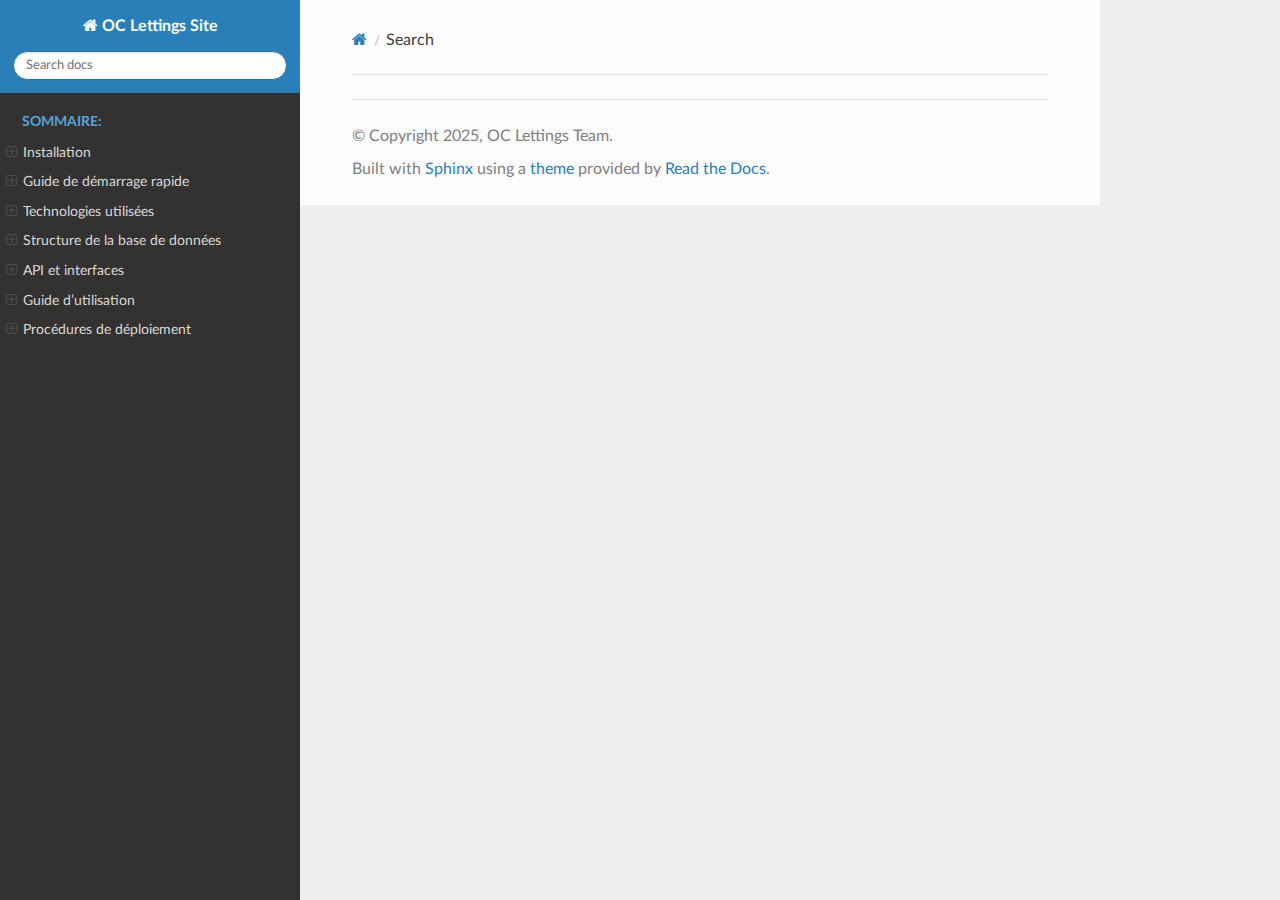
<file: doc/_build/html/search.html>
<!DOCTYPE html>
<html class="writer-html5" lang="en" data-content_root="./">
<head>
  <meta charset="utf-8" />
  <meta name="viewport" content="width=device-width, initial-scale=1.0" />
  <title>Search &mdash; OC Lettings Site 1.0 documentation</title>
      <link rel="stylesheet" type="text/css" href="_static/pygments.css?v=b86133f3" />
      <link rel="stylesheet" type="text/css" href="_static/css/theme.css?v=e59714d7" />

  
    
      <script src="_static/jquery.js?v=5d32c60e"></script>
      <script src="_static/_sphinx_javascript_frameworks_compat.js?v=2cd50e6c"></script>
      <script src="_static/documentation_options.js?v=f2a433a1"></script>
      <script src="_static/doctools.js?v=9bcbadda"></script>
      <script src="_static/sphinx_highlight.js?v=dc90522c"></script>
    <script src="_static/js/theme.js"></script>
    <script src="_static/searchtools.js"></script>
    <script src="_static/language_data.js"></script>
    <link rel="index" title="Index" href="genindex.html" />
    <link rel="search" title="Search" href="#" /> 
</head>

<body class="wy-body-for-nav"> 
  <div class="wy-grid-for-nav">
    <nav data-toggle="wy-nav-shift" class="wy-nav-side">
      <div class="wy-side-scroll">
        <div class="wy-side-nav-search" >

          
          
          <a href="index.html" class="icon icon-home">
            OC Lettings Site
          </a>
<div role="search">
  <form id="rtd-search-form" class="wy-form" action="#" method="get">
    <input type="text" name="q" placeholder="Search docs" aria-label="Search docs" />
    <input type="hidden" name="check_keywords" value="yes" />
    <input type="hidden" name="area" value="default" />
  </form>
</div>
        </div><div class="wy-menu wy-menu-vertical" data-spy="affix" role="navigation" aria-label="Navigation menu">
              <p class="caption" role="heading"><span class="caption-text">Sommaire:</span></p>
<ul>
<li class="toctree-l1"><a class="reference internal" href="installation.html">Installation</a><ul>
<li class="toctree-l2"><a class="reference internal" href="installation.html#prerequis">Prérequis</a></li>
<li class="toctree-l2"><a class="reference internal" href="installation.html#installation-locale">Installation locale</a><ul>
<li class="toctree-l3"><a class="reference internal" href="installation.html#cloner-le-repository">1. Cloner le repository</a></li>
<li class="toctree-l3"><a class="reference internal" href="installation.html#creer-l-environnement-virtuel">2. Créer l’environnement virtuel</a></li>
<li class="toctree-l3"><a class="reference internal" href="installation.html#installer-les-dependances">3. Installer les dépendances</a></li>
<li class="toctree-l3"><a class="reference internal" href="installation.html#configuration-des-variables-d-environnement">4. Configuration des variables d’environnement</a></li>
<li class="toctree-l3"><a class="reference internal" href="installation.html#appliquer-les-migrations">5. Appliquer les migrations</a></li>
<li class="toctree-l3"><a class="reference internal" href="installation.html#creer-un-superutilisateur-optionnel">6. Créer un superutilisateur (optionnel)</a></li>
</ul>
</li>
<li class="toctree-l2"><a class="reference internal" href="installation.html#installation-avec-docker">Installation avec Docker</a><ul>
<li class="toctree-l3"><a class="reference internal" href="installation.html#construire-l-image">1. Construire l’image</a></li>
<li class="toctree-l3"><a class="reference internal" href="installation.html#lancer-l-application">2. Lancer l’application</a></li>
</ul>
</li>
</ul>
</li>
<li class="toctree-l1"><a class="reference internal" href="quickstart.html">Guide de démarrage rapide</a><ul>
<li class="toctree-l2"><a class="reference internal" href="quickstart.html#demarrage-en-5-minutes">Démarrage en 5 minutes</a></li>
<li class="toctree-l2"><a class="reference internal" href="quickstart.html#demarrage-avec-docker">Démarrage avec Docker</a></li>
<li class="toctree-l2"><a class="reference internal" href="quickstart.html#commandes-essentielles">Commandes essentielles</a></li>
<li class="toctree-l2"><a class="reference internal" href="quickstart.html#premiers-pas">Premiers pas</a></li>
<li class="toctree-l2"><a class="reference internal" href="quickstart.html#structure-des-urls-principales">Structure des URLs principales</a></li>
<li class="toctree-l2"><a class="reference internal" href="quickstart.html#donnees-de-test">Données de test</a></li>
<li class="toctree-l2"><a class="reference internal" href="quickstart.html#resolution-des-problemes-courants">Résolution des problèmes courants</a></li>
<li class="toctree-l2"><a class="reference internal" href="quickstart.html#prochaines-etapes">Prochaines étapes</a></li>
</ul>
</li>
<li class="toctree-l1"><a class="reference internal" href="technologies.html">Technologies utilisées</a><ul>
<li class="toctree-l2"><a class="reference internal" href="technologies.html#stack-technique-principale">Stack technique principale</a><ul>
<li class="toctree-l3"><a class="reference internal" href="technologies.html#framework-backend">Framework Backend</a></li>
</ul>
</li>
<li class="toctree-l2"><a class="reference internal" href="technologies.html#base-de-donnees">Base de données</a></li>
<li class="toctree-l2"><a class="reference internal" href="technologies.html#serveur-web">Serveur Web</a></li>
<li class="toctree-l2"><a class="reference internal" href="technologies.html#outils-de-developpement">Outils de développement</a><ul>
<li class="toctree-l3"><a class="reference internal" href="technologies.html#tests-et-qualite-du-code">Tests et qualité du code</a></li>
<li class="toctree-l3"><a class="reference internal" href="technologies.html#configuration-et-environnement">Configuration et environnement</a></li>
</ul>
</li>
<li class="toctree-l2"><a class="reference internal" href="technologies.html#monitoring-et-debugging">Monitoring et debugging</a></li>
<li class="toctree-l2"><a class="reference internal" href="technologies.html#documentation">Documentation</a></li>
<li class="toctree-l2"><a class="reference internal" href="technologies.html#containerisation-et-deploiement">Containerisation et déploiement</a></li>
<li class="toctree-l2"><a class="reference internal" href="technologies.html#ci-cd-et-versioning">CI/CD et versioning</a></li>
<li class="toctree-l2"><a class="reference internal" href="technologies.html#hebergement">Hébergement</a></li>
<li class="toctree-l2"><a class="reference internal" href="technologies.html#architecture-et-patterns">Architecture et patterns</a><ul>
<li class="toctree-l3"><a class="reference internal" href="technologies.html#patterns-utilises">Patterns utilisés</a></li>
<li class="toctree-l3"><a class="reference internal" href="technologies.html#structure-modulaire">Structure modulaire</a></li>
</ul>
</li>
<li class="toctree-l2"><a class="reference internal" href="technologies.html#securite">Sécurité</a><ul>
<li class="toctree-l3"><a class="reference internal" href="technologies.html#mesures-de-securite-implementees">Mesures de sécurité implémentées</a></li>
</ul>
</li>
<li class="toctree-l2"><a class="reference internal" href="technologies.html#versions-et-compatibilite">Versions et compatibilité</a><ul>
<li class="toctree-l3"><a class="reference internal" href="technologies.html#compatibilite-testee">Compatibilité testée</a></li>
</ul>
</li>
<li class="toctree-l2"><a class="reference internal" href="technologies.html#dependances-et-mises-a-jour">Dépendances et mises à jour</a><ul>
<li class="toctree-l3"><a class="reference internal" href="technologies.html#gestion-des-dependances">Gestion des dépendances</a></li>
</ul>
</li>
</ul>
</li>
<li class="toctree-l1"><a class="reference internal" href="database.html">Structure de la base de données</a><ul>
<li class="toctree-l2"><a class="reference internal" href="database.html#vue-d-ensemble">Vue d’ensemble</a></li>
<li class="toctree-l2"><a class="reference internal" href="database.html#schema-de-la-base-de-donnees">Schéma de la base de données</a><ul>
<li class="toctree-l3"><a class="reference internal" href="database.html#diagramme-des-relations">Diagramme des relations</a></li>
</ul>
</li>
<li class="toctree-l2"><a class="reference internal" href="database.html#modeles-de-donnees">Modèles de données</a><ul>
<li class="toctree-l3"><a class="reference internal" href="database.html#model-address">Model Address</a></li>
<li class="toctree-l3"><a class="reference internal" href="database.html#model-letting">Model Letting</a></li>
<li class="toctree-l3"><a class="reference internal" href="database.html#model-profile">Model Profile</a></li>
</ul>
</li>
<li class="toctree-l2"><a class="reference internal" href="database.html#tables-django-par-defaut">Tables Django par défaut</a><ul>
<li class="toctree-l3"><a class="reference internal" href="database.html#tables-d-authentification">Tables d’authentification</a></li>
<li class="toctree-l3"><a class="reference internal" href="database.html#tables-systeme">Tables système</a></li>
</ul>
</li>
<li class="toctree-l2"><a class="reference internal" href="database.html#commandes-de-gestion-de-la-base-de-donnees">Commandes de gestion de la base de données</a><ul>
<li class="toctree-l3"><a class="reference internal" href="database.html#acces-a-la-base-de-donnees">Accès à la base de données</a></li>
<li class="toctree-l3"><a class="reference internal" href="database.html#migrations">Migrations</a></li>
<li class="toctree-l3"><a class="reference internal" href="database.html#gestion-des-donnees">Gestion des données</a></li>
</ul>
</li>
<li class="toctree-l2"><a class="reference internal" href="database.html#requetes-orm-courantes">Requêtes ORM courantes</a><ul>
<li class="toctree-l3"><a class="reference internal" href="database.html#exemples-pour-letting">Exemples pour Letting</a></li>
<li class="toctree-l3"><a class="reference internal" href="database.html#exemples-pour-profile">Exemples pour Profile</a></li>
</ul>
</li>
<li class="toctree-l2"><a class="reference internal" href="database.html#optimisation-des-performances">Optimisation des performances</a><ul>
<li class="toctree-l3"><a class="reference internal" href="database.html#index">Index</a></li>
<li class="toctree-l3"><a class="reference internal" href="database.html#requetes-optimisees">Requêtes optimisées</a></li>
</ul>
</li>
<li class="toctree-l2"><a class="reference internal" href="database.html#sauvegarde-et-restauration">Sauvegarde et restauration</a><ul>
<li class="toctree-l3"><a class="reference internal" href="database.html#sauvegarde-complete">Sauvegarde complète</a></li>
<li class="toctree-l3"><a class="reference internal" href="database.html#restauration">Restauration</a></li>
</ul>
</li>
<li class="toctree-l2"><a class="reference internal" href="database.html#considerations-pour-la-production">Considérations pour la production</a><ul>
<li class="toctree-l3"><a class="reference internal" href="database.html#migration-vers-postgresql">Migration vers PostgreSQL</a></li>
<li class="toctree-l3"><a class="reference internal" href="database.html#securite">Sécurité</a></li>
</ul>
</li>
</ul>
</li>
<li class="toctree-l1"><a class="reference internal" href="api.html">API et interfaces</a><ul>
<li class="toctree-l2"><a class="reference internal" href="api.html#architecture-des-urls">Architecture des URLs</a><ul>
<li class="toctree-l3"><a class="reference internal" href="api.html#structure-generale">Structure générale</a></li>
<li class="toctree-l3"><a class="reference internal" href="api.html#configuration-des-urls-principales">Configuration des URLs principales</a></li>
</ul>
</li>
<li class="toctree-l2"><a class="reference internal" href="api.html#endpoints-de-l-application">Endpoints de l’application</a><ul>
<li class="toctree-l3"><a class="reference internal" href="api.html#application-principale">Application principale</a></li>
<li class="toctree-l3"><a class="reference internal" href="api.html#module-lettings">Module Lettings</a></li>
<li class="toctree-l3"><a class="reference internal" href="api.html#module-profiles">Module Profiles</a></li>
</ul>
</li>
<li class="toctree-l2"><a class="reference internal" href="api.html#vues-detaillees">Vues détaillées</a><ul>
<li class="toctree-l3"><a class="reference internal" href="api.html#vue-index-page-d-accueil">Vue index (page d’accueil)</a></li>
<li class="toctree-l3"><a class="reference internal" href="api.html#vue-lettings-index">Vue lettings.index</a></li>
<li class="toctree-l3"><a class="reference internal" href="api.html#vue-lettings-letting">Vue lettings.letting</a></li>
<li class="toctree-l3"><a class="reference internal" href="api.html#vue-profiles-index">Vue profiles.index</a></li>
<li class="toctree-l3"><a class="reference internal" href="api.html#vue-profiles-profile">Vue profiles.profile</a></li>
</ul>
</li>
<li class="toctree-l2"><a class="reference internal" href="api.html#templates">Templates</a><ul>
<li class="toctree-l3"><a class="reference internal" href="api.html#structure-des-templates">Structure des templates</a></li>
<li class="toctree-l3"><a class="reference internal" href="api.html#template-de-base">Template de base</a></li>
</ul>
</li>
<li class="toctree-l2"><a class="reference internal" href="api.html#interface-d-administration-django">Interface d’administration Django</a><ul>
<li class="toctree-l3"><a class="reference internal" href="api.html#acces">Accès</a></li>
<li class="toctree-l3"><a class="reference internal" href="api.html#modeles-enregistres">Modèles enregistrés</a></li>
<li class="toctree-l3"><a class="reference internal" href="api.html#fonctionnalites-d-administration">Fonctionnalités d’administration</a></li>
</ul>
</li>
<li class="toctree-l2"><a class="reference internal" href="api.html#api-restful-extension-future">API RESTful (Extension future)</a><ul>
<li class="toctree-l3"><a class="reference internal" href="api.html#structure-proposee">Structure proposée</a></li>
<li class="toctree-l3"><a class="reference internal" href="api.html#implementation-avec-django-rest-framework">Implémentation avec Django REST Framework</a></li>
</ul>
</li>
<li class="toctree-l2"><a class="reference internal" href="api.html#gestion-des-erreurs">Gestion des erreurs</a><ul>
<li class="toctree-l3"><a class="reference internal" href="api.html#pages-d-erreur-personnalisees">Pages d’erreur personnalisées</a></li>
<li class="toctree-l3"><a class="reference internal" href="api.html#gestion-des-exceptions">Gestion des exceptions</a></li>
</ul>
</li>
<li class="toctree-l2"><a class="reference internal" href="api.html#middleware-et-hooks">Middleware et hooks</a><ul>
<li class="toctree-l3"><a class="reference internal" href="api.html#middleware-actifs">Middleware actifs</a></li>
<li class="toctree-l3"><a class="reference internal" href="api.html#contexte-processors">Contexte processors</a></li>
</ul>
</li>
<li class="toctree-l2"><a class="reference internal" href="api.html#tests-des-interfaces">Tests des interfaces</a><ul>
<li class="toctree-l3"><a class="reference internal" href="api.html#tests-unitaires-des-vues">Tests unitaires des vues</a></li>
<li class="toctree-l3"><a class="reference internal" href="api.html#tests-d-integration">Tests d’intégration</a></li>
</ul>
</li>
</ul>
</li>
<li class="toctree-l1"><a class="reference internal" href="usage.html">Guide d’utilisation</a><ul>
<li class="toctree-l2"><a class="reference internal" href="usage.html#navigation-dans-l-application">Navigation dans l’application</a><ul>
<li class="toctree-l3"><a class="reference internal" href="usage.html#page-d-accueil">Page d’accueil</a></li>
<li class="toctree-l3"><a class="reference internal" href="usage.html#interface-utilisateur">Interface utilisateur</a></li>
</ul>
</li>
<li class="toctree-l2"><a class="reference internal" href="usage.html#module-lettings-locations">Module Lettings (Locations)</a><ul>
<li class="toctree-l3"><a class="reference internal" href="usage.html#liste-des-locations">Liste des locations</a></li>
<li class="toctree-l3"><a class="reference internal" href="usage.html#detail-d-une-location">Détail d’une location</a></li>
<li class="toctree-l3"><a class="reference internal" href="usage.html#navigation-dans-les-locations">Navigation dans les locations</a></li>
</ul>
</li>
<li class="toctree-l2"><a class="reference internal" href="usage.html#module-profiles-profils">Module Profiles (Profils)</a><ul>
<li class="toctree-l3"><a class="reference internal" href="usage.html#liste-des-profils">Liste des profils</a></li>
<li class="toctree-l3"><a class="reference internal" href="usage.html#detail-d-un-profil">Détail d’un profil</a></li>
</ul>
</li>
<li class="toctree-l2"><a class="reference internal" href="usage.html#panel-d-administration">Panel d’administration</a><ul>
<li class="toctree-l3"><a class="reference internal" href="usage.html#acces-a-l-administration">Accès à l’administration</a></li>
<li class="toctree-l3"><a class="reference internal" href="usage.html#interface-d-administration">Interface d’administration</a></li>
<li class="toctree-l3"><a class="reference internal" href="usage.html#gestion-des-locations">Gestion des locations</a></li>
<li class="toctree-l3"><a class="reference internal" href="usage.html#gestion-des-profils">Gestion des profils</a></li>
<li class="toctree-l3"><a class="reference internal" href="usage.html#fonctionnalites-avancees">Fonctionnalités avancées</a></li>
</ul>
</li>
<li class="toctree-l2"><a class="reference internal" href="usage.html#commandes-de-gestion">Commandes de gestion</a><ul>
<li class="toctree-l3"><a class="reference internal" href="usage.html#acces-au-shell-django">Accès au shell Django</a></li>
<li class="toctree-l3"><a class="reference internal" href="usage.html#creation-de-donnees-via-le-shell">Création de données via le shell</a></li>
<li class="toctree-l3"><a class="reference internal" href="usage.html#maintenance-et-nettoyage">Maintenance et nettoyage</a></li>
</ul>
</li>
<li class="toctree-l2"><a class="reference internal" href="usage.html#personnalisation">Personnalisation</a><ul>
<li class="toctree-l3"><a class="reference internal" href="usage.html#modifier-les-styles">Modifier les styles</a></li>
<li class="toctree-l3"><a class="reference internal" href="usage.html#personnaliser-les-templates">Personnaliser les templates</a></li>
<li class="toctree-l3"><a class="reference internal" href="usage.html#ajouter-des-fonctionnalites">Ajouter des fonctionnalités</a></li>
</ul>
</li>
<li class="toctree-l2"><a class="reference internal" href="usage.html#bonnes-pratiques-d-utilisation">Bonnes pratiques d’utilisation</a><ul>
<li class="toctree-l3"><a class="reference internal" href="usage.html#securite">Sécurité</a></li>
<li class="toctree-l3"><a class="reference internal" href="usage.html#performance">Performance</a></li>
<li class="toctree-l3"><a class="reference internal" href="usage.html#maintenance">Maintenance</a></li>
</ul>
</li>
<li class="toctree-l2"><a class="reference internal" href="usage.html#troubleshooting">Troubleshooting</a><ul>
<li class="toctree-l3"><a class="reference internal" href="usage.html#problemes-courants">Problèmes courants</a></li>
</ul>
</li>
<li class="toctree-l2"><a class="reference internal" href="usage.html#support-et-aide">Support et aide</a></li>
</ul>
</li>
<li class="toctree-l1"><a class="reference internal" href="deployment.html">Procédures de déploiement</a><ul>
<li class="toctree-l2"><a class="reference internal" href="deployment.html#vue-d-ensemble-du-deploiement">Vue d’ensemble du déploiement</a><ul>
<li class="toctree-l3"><a class="reference internal" href="deployment.html#architecture-de-deploiement">Architecture de déploiement</a></li>
<li class="toctree-l3"><a class="reference internal" href="deployment.html#flux-de-deploiement">Flux de déploiement</a></li>
</ul>
</li>
<li class="toctree-l2"><a class="reference internal" href="deployment.html#pipeline-ci-cd-avec-github-actions">Pipeline CI/CD avec GitHub Actions</a><ul>
<li class="toctree-l3"><a class="reference internal" href="deployment.html#configuration-du-workflow">Configuration du workflow</a></li>
<li class="toctree-l3"><a class="reference internal" href="deployment.html#configuration-des-secrets-github">Configuration des secrets GitHub</a></li>
<li class="toctree-l3"><a class="reference internal" href="deployment.html#etapes-du-pipeline">Étapes du pipeline</a></li>
</ul>
</li>
<li class="toctree-l2"><a class="reference internal" href="deployment.html#containerisation-avec-docker">Containerisation avec Docker</a><ul>
<li class="toctree-l3"><a class="reference internal" href="deployment.html#dockerfile">Dockerfile</a></li>
<li class="toctree-l3"><a class="reference internal" href="deployment.html#docker-compose">Docker Compose</a></li>
<li class="toctree-l3"><a class="reference internal" href="deployment.html#commandes-docker">Commandes Docker</a></li>
</ul>
</li>
<li class="toctree-l2"><a class="reference internal" href="deployment.html#configuration-de-l-environnement">Configuration de l’environnement</a><ul>
<li class="toctree-l3"><a class="reference internal" href="deployment.html#variables-d-environnement">Variables d’environnement</a></li>
<li class="toctree-l3"><a class="reference internal" href="deployment.html#settings-de-production">Settings de production</a></li>
</ul>
</li>
<li class="toctree-l2"><a class="reference internal" href="deployment.html#deploiement-sur-render">Déploiement sur Render</a><ul>
<li class="toctree-l3"><a class="reference internal" href="deployment.html#configuration-initiale">Configuration initiale</a></li>
<li class="toctree-l3"><a class="reference internal" href="deployment.html#configuration-des-variables">Configuration des variables</a></li>
<li class="toctree-l3"><a class="reference internal" href="deployment.html#render-yaml">render.yaml</a></li>
<li class="toctree-l3"><a class="reference internal" href="deployment.html#deploiement-manuel">Déploiement manuel</a></li>
</ul>
</li>
<li class="toctree-l2"><a class="reference internal" href="deployment.html#deploiement-sur-d-autres-plateformes">Déploiement sur d’autres plateformes</a><ul>
<li class="toctree-l3"><a class="reference internal" href="deployment.html#heroku">Heroku</a></li>
<li class="toctree-l3"><a class="reference internal" href="deployment.html#aws-elastic-beanstalk">AWS Elastic Beanstalk</a></li>
<li class="toctree-l3"><a class="reference internal" href="deployment.html#digitalocean-app-platform">DigitalOcean App Platform</a></li>
</ul>
</li>
<li class="toctree-l2"><a class="reference internal" href="deployment.html#monitoring-avec-sentry">Monitoring avec Sentry</a><ul>
<li class="toctree-l3"><a class="reference internal" href="deployment.html#configuration-sentry">Configuration Sentry</a></li>
<li class="toctree-l3"><a class="reference internal" href="deployment.html#test-de-sentry">Test de Sentry</a></li>
<li class="toctree-l3"><a class="reference internal" href="deployment.html#alertes-et-notifications">Alertes et notifications</a></li>
</ul>
</li>
<li class="toctree-l2"><a class="reference internal" href="deployment.html#rollback-et-recuperation">Rollback et récupération</a><ul>
<li class="toctree-l3"><a class="reference internal" href="deployment.html#strategie-de-rollback">Stratégie de rollback</a></li>
<li class="toctree-l3"><a class="reference internal" href="deployment.html#backup-et-restauration">Backup et restauration</a></li>
</ul>
</li>
<li class="toctree-l2"><a class="reference internal" href="deployment.html#checklist-de-deploiement">Checklist de déploiement</a><ul>
<li class="toctree-l3"><a class="reference internal" href="deployment.html#avant-le-deploiement">Avant le déploiement</a></li>
<li class="toctree-l3"><a class="reference internal" href="deployment.html#pendant-le-deploiement">Pendant le déploiement</a></li>
<li class="toctree-l3"><a class="reference internal" href="deployment.html#apres-le-deploiement">Après le déploiement</a></li>
</ul>
</li>
<li class="toctree-l2"><a class="reference internal" href="deployment.html#commandes-utiles">Commandes utiles</a><ul>
<li class="toctree-l3"><a class="reference internal" href="deployment.html#deploiement-rapide">Déploiement rapide</a></li>
<li class="toctree-l3"><a class="reference internal" href="deployment.html#verification-de-sante">Vérification de santé</a></li>
<li class="toctree-l3"><a class="reference internal" href="deployment.html#logs-et-debugging">Logs et debugging</a></li>
</ul>
</li>
<li class="toctree-l2"><a class="reference internal" href="deployment.html#optimisations-de-production">Optimisations de production</a><ul>
<li class="toctree-l3"><a class="reference internal" href="deployment.html#performance">Performance</a></li>
<li class="toctree-l3"><a class="reference internal" href="deployment.html#securite">Sécurité</a></li>
</ul>
</li>
</ul>
</li>
</ul>

        </div>
      </div>
    </nav>

    <section data-toggle="wy-nav-shift" class="wy-nav-content-wrap"><nav class="wy-nav-top" aria-label="Mobile navigation menu" >
          <i data-toggle="wy-nav-top" class="fa fa-bars"></i>
          <a href="index.html">OC Lettings Site</a>
      </nav>

      <div class="wy-nav-content">
        <div class="rst-content">
          <div role="navigation" aria-label="Page navigation">
  <ul class="wy-breadcrumbs">
      <li><a href="index.html" class="icon icon-home" aria-label="Home"></a></li>
      <li class="breadcrumb-item active">Search</li>
      <li class="wy-breadcrumbs-aside">
      </li>
  </ul>
  <hr/>
</div>
          <div role="main" class="document" itemscope="itemscope" itemtype="http://schema.org/Article">
           <div itemprop="articleBody">
             
  <noscript>
  <div id="fallback" class="admonition warning">
    <p class="last">
      Please activate JavaScript to enable the search functionality.
    </p>
  </div>
  </noscript>

  
  <div id="search-results">
  
  </div>

           </div>
          </div>
          <footer>

  <hr/>

  <div role="contentinfo">
    <p>&#169; Copyright 2025, OC Lettings Team.</p>
  </div>

  Built with <a href="https://www.sphinx-doc.org/">Sphinx</a> using a
    <a href="https://github.com/readthedocs/sphinx_rtd_theme">theme</a>
    provided by <a href="https://readthedocs.org">Read the Docs</a>.
   

</footer>
        </div>
      </div>
    </section>
  </div>
  <script>
      jQuery(function () {
          SphinxRtdTheme.Navigation.enable(true);
      });
  </script>
  <script>
    jQuery(function() { Search.loadIndex("searchindex.js"); });
  </script>
  
  <script id="searchindexloader"></script>
   


</body>
</html>
</file>
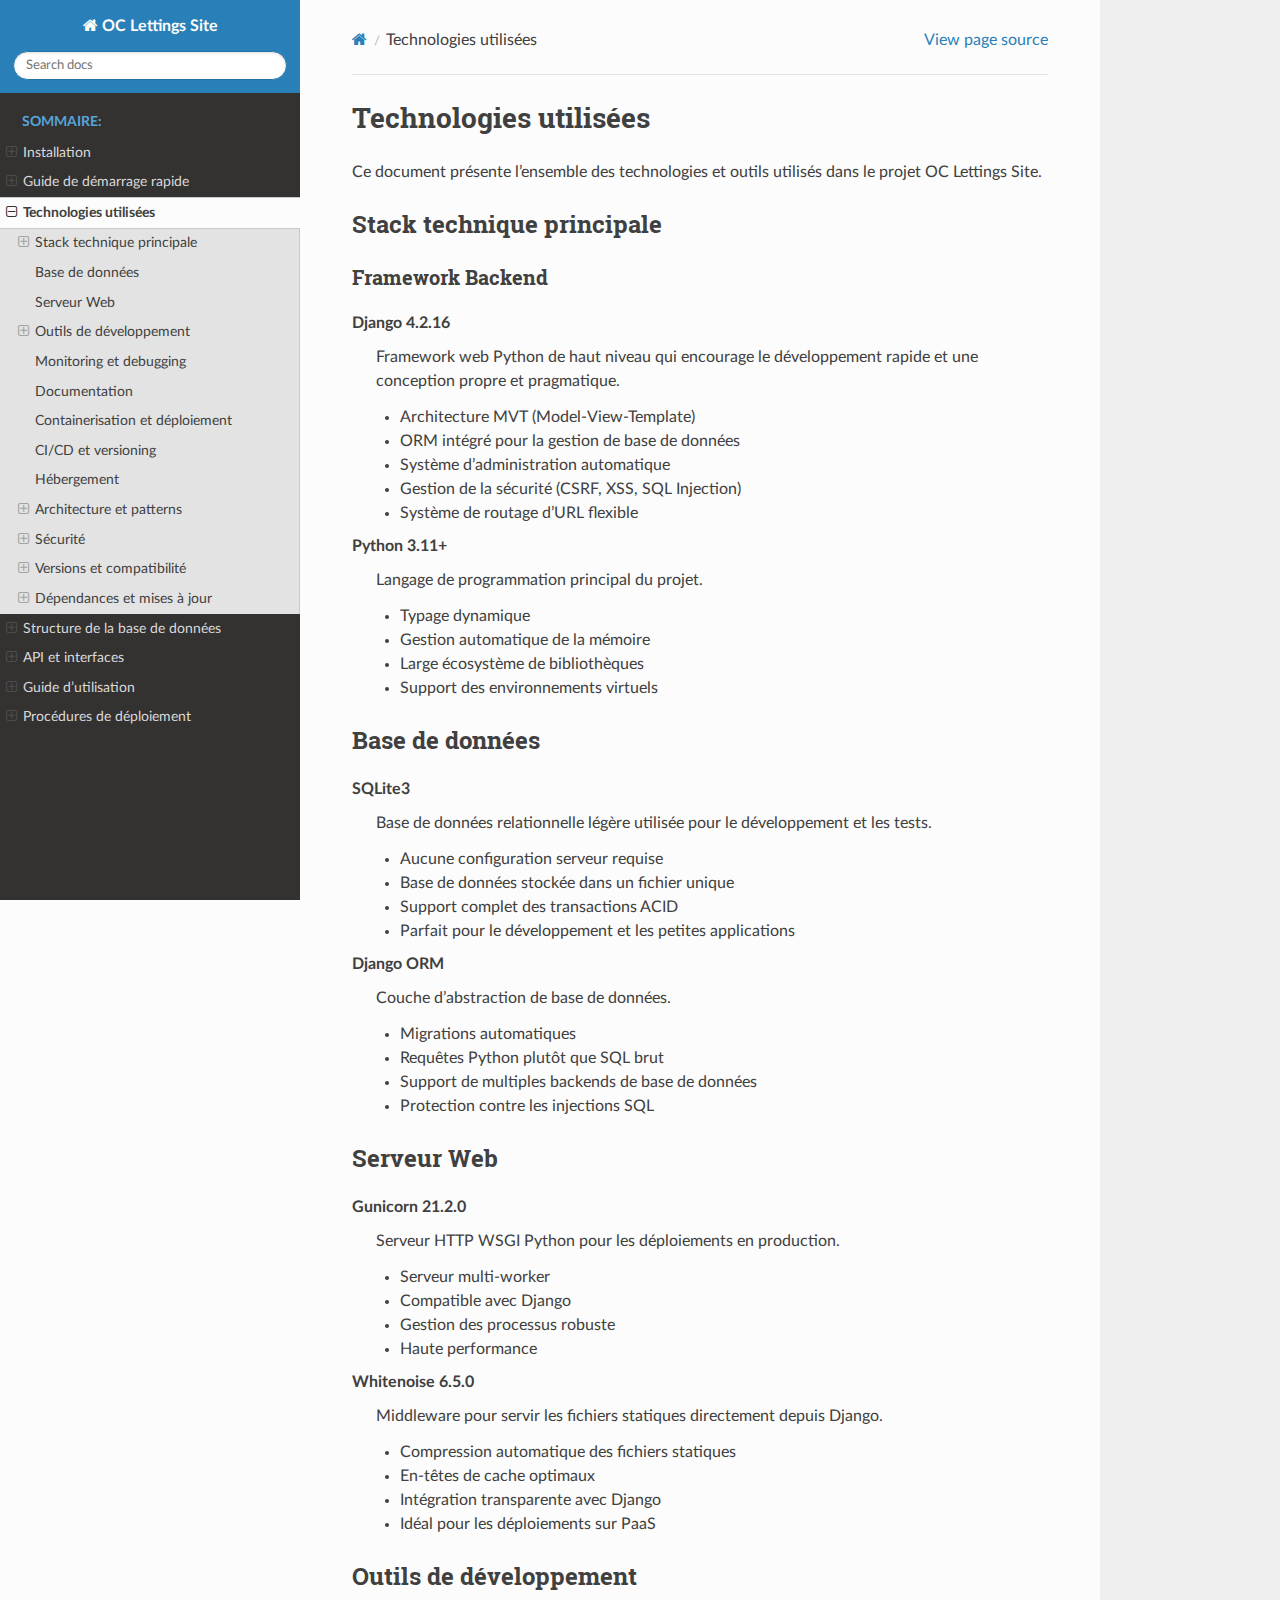
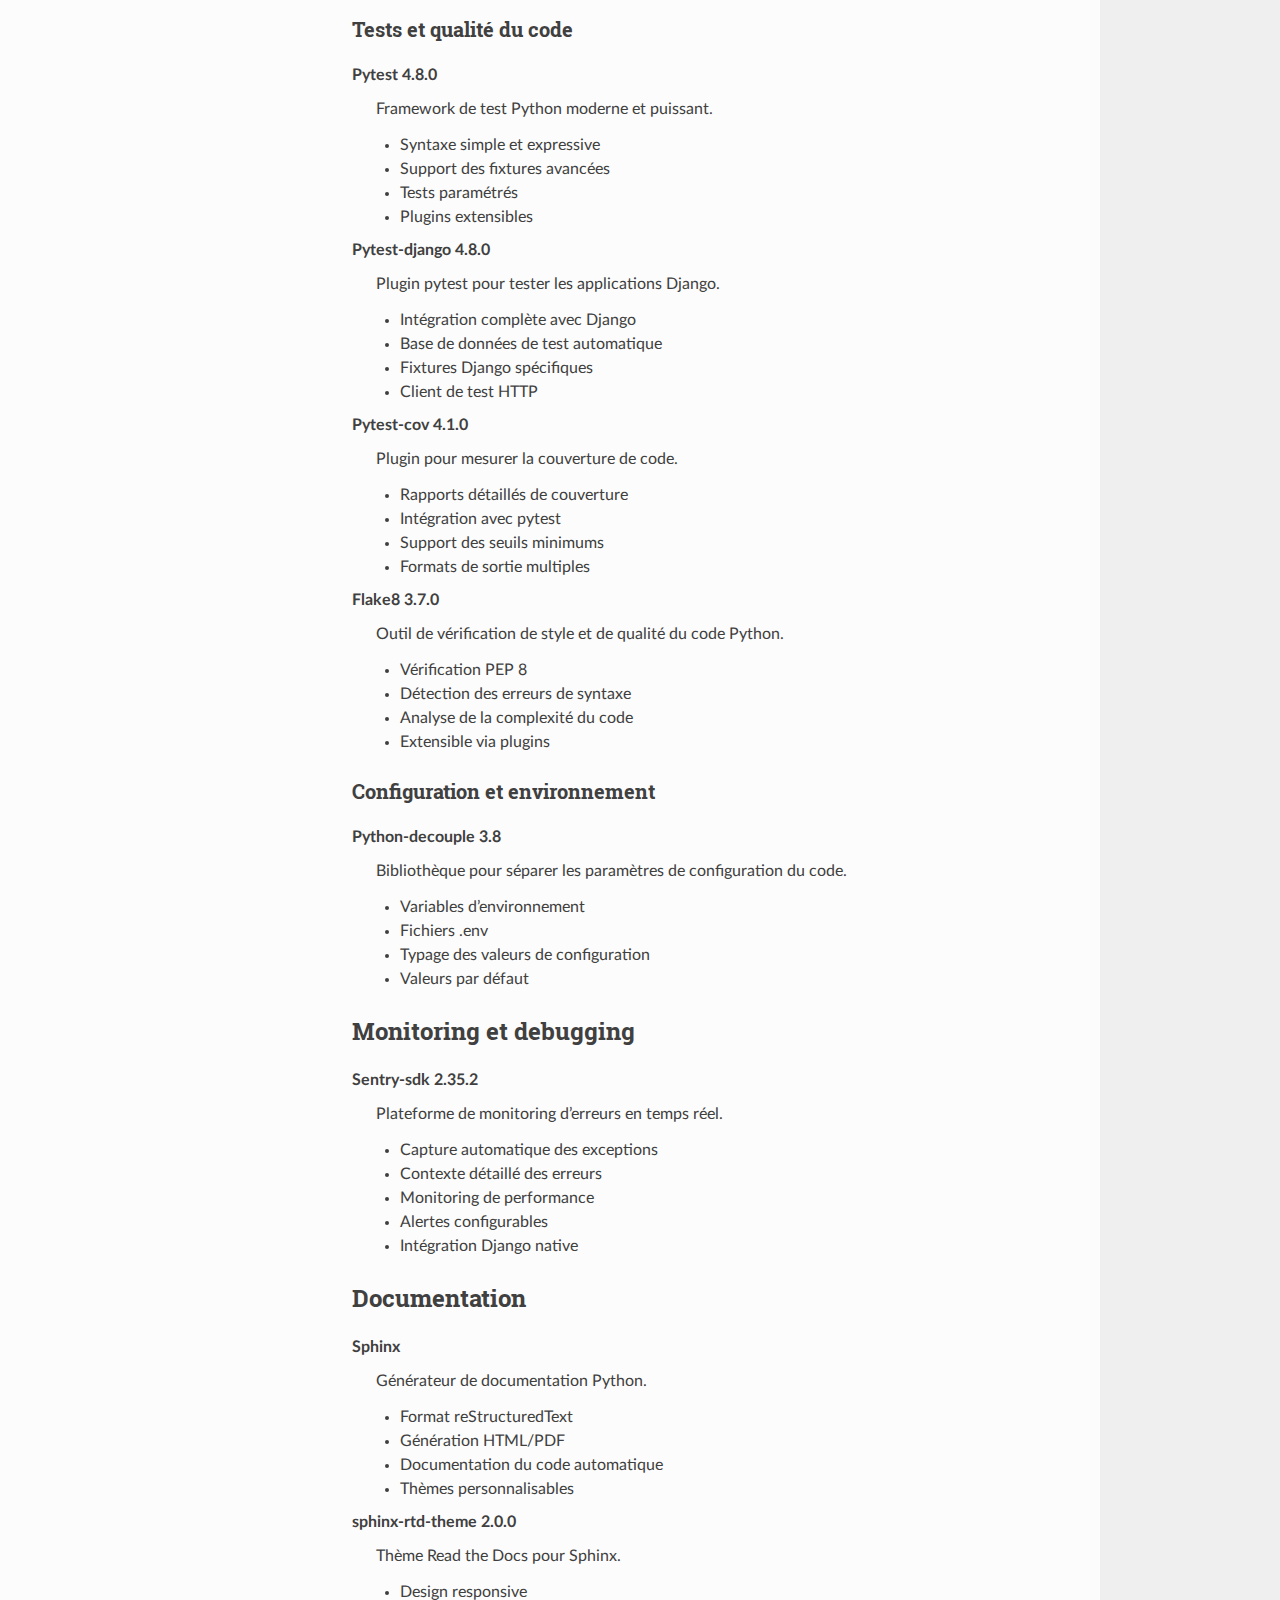
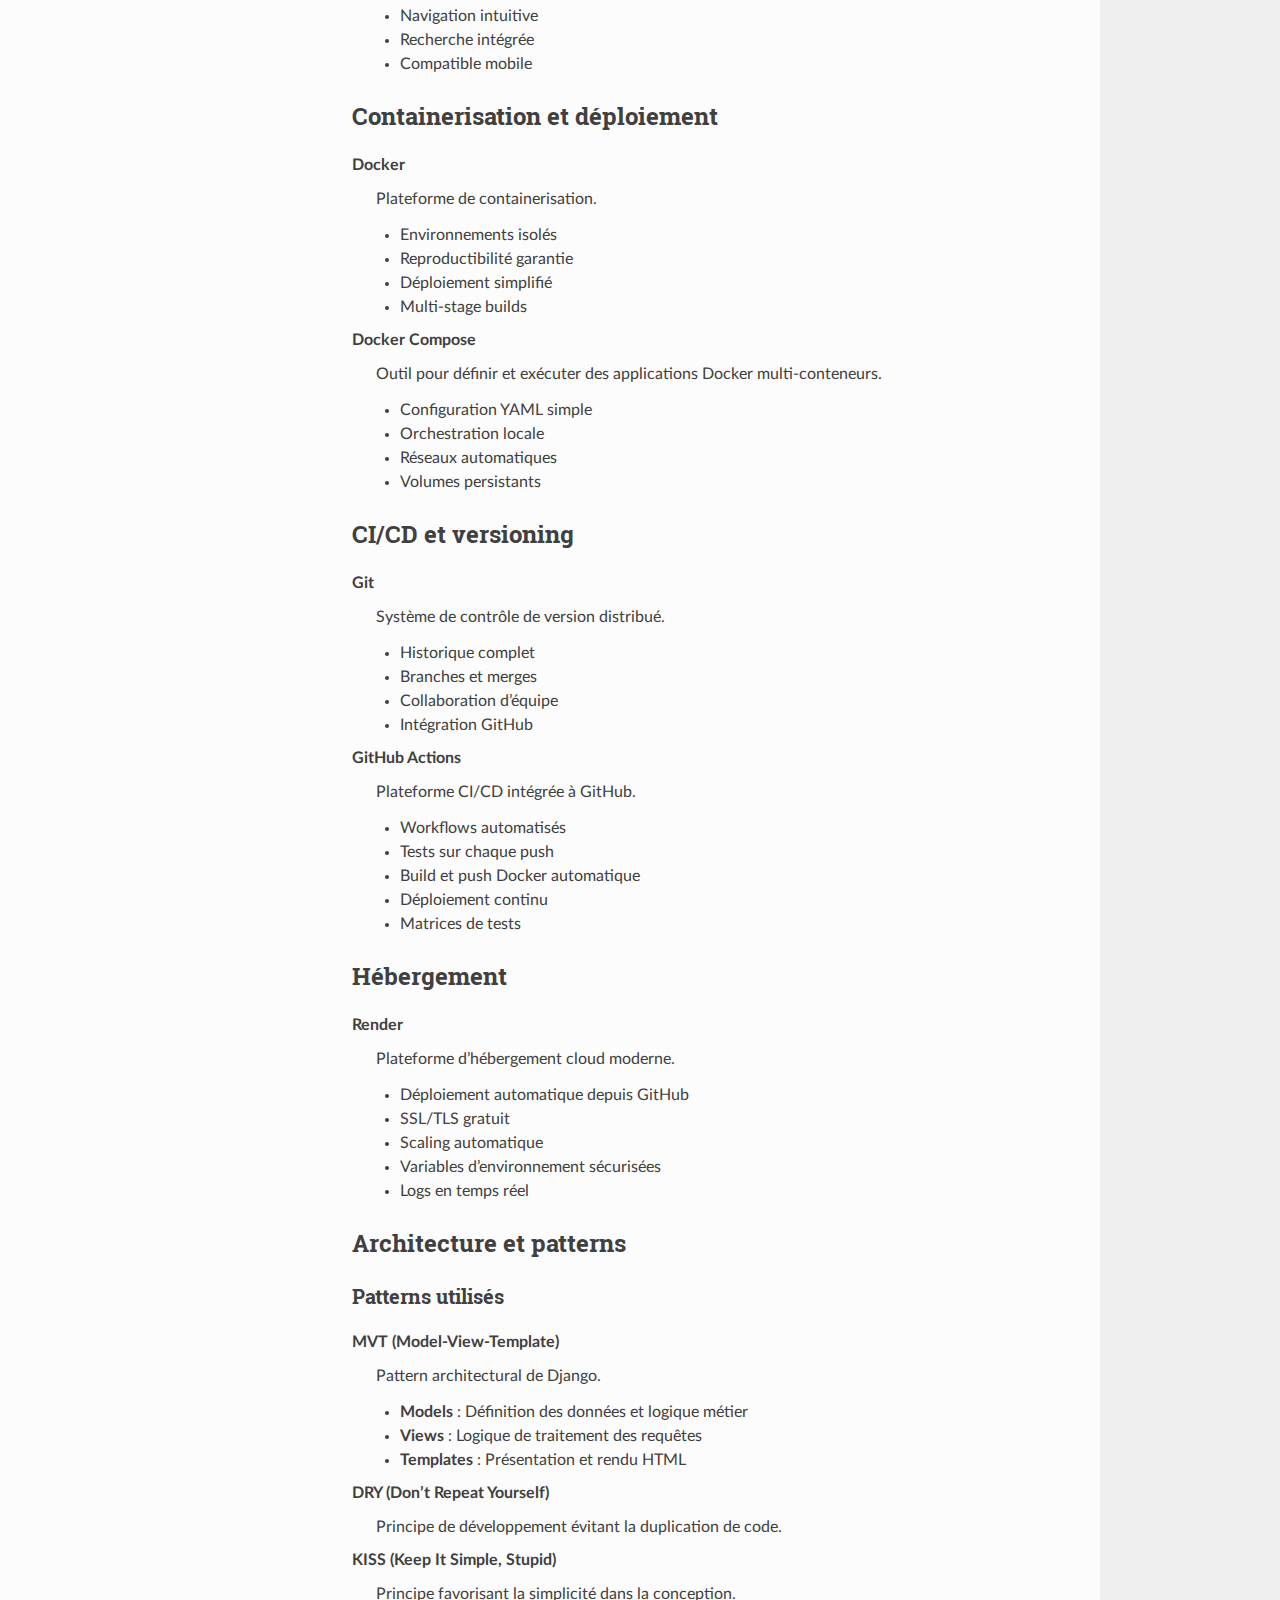
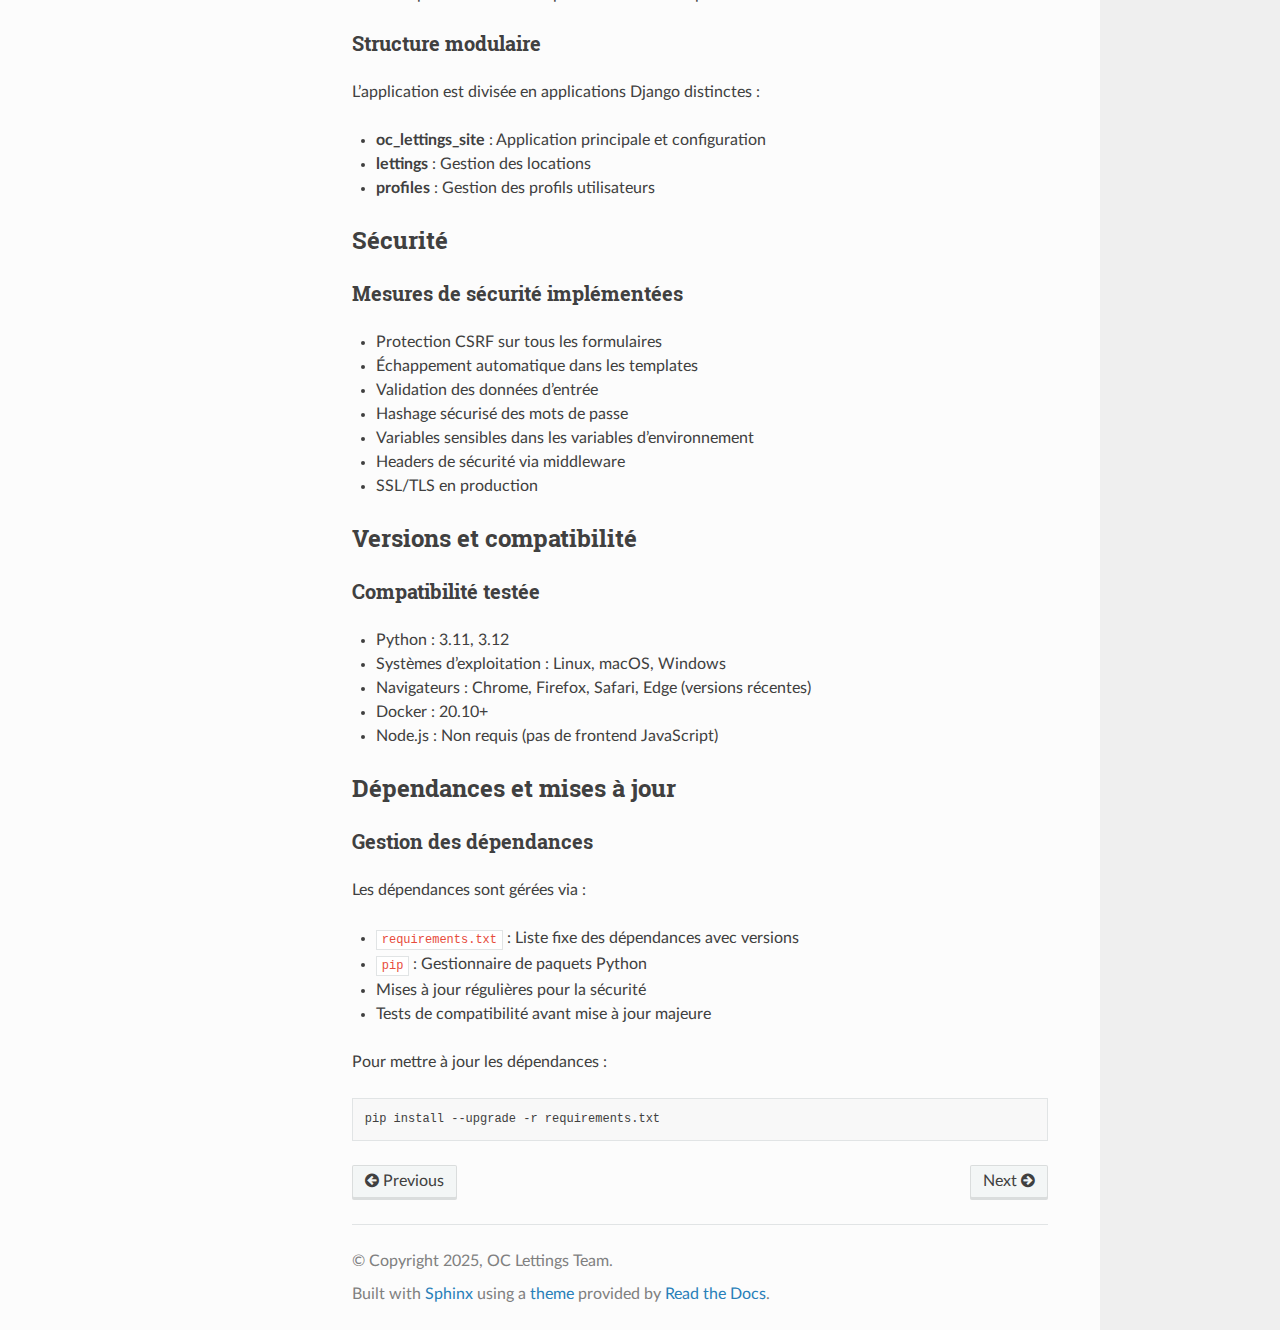
<file: doc/_build/html/technologies.html>
<!DOCTYPE html>
<html class="writer-html5" lang="en" data-content_root="./">
<head>
  <meta charset="utf-8" /><meta name="viewport" content="width=device-width, initial-scale=1" />

  <meta name="viewport" content="width=device-width, initial-scale=1.0" />
  <title>Technologies utilisées &mdash; OC Lettings Site 1.0 documentation</title>
      <link rel="stylesheet" type="text/css" href="_static/pygments.css?v=b86133f3" />
      <link rel="stylesheet" type="text/css" href="_static/css/theme.css?v=e59714d7" />

  
      <script src="_static/jquery.js?v=5d32c60e"></script>
      <script src="_static/_sphinx_javascript_frameworks_compat.js?v=2cd50e6c"></script>
      <script src="_static/documentation_options.js?v=f2a433a1"></script>
      <script src="_static/doctools.js?v=9bcbadda"></script>
      <script src="_static/sphinx_highlight.js?v=dc90522c"></script>
    <script src="_static/js/theme.js"></script>
    <link rel="index" title="Index" href="genindex.html" />
    <link rel="search" title="Search" href="search.html" />
    <link rel="next" title="Structure de la base de données" href="database.html" />
    <link rel="prev" title="Guide de démarrage rapide" href="quickstart.html" /> 
</head>

<body class="wy-body-for-nav"> 
  <div class="wy-grid-for-nav">
    <nav data-toggle="wy-nav-shift" class="wy-nav-side">
      <div class="wy-side-scroll">
        <div class="wy-side-nav-search" >

          
          
          <a href="index.html" class="icon icon-home">
            OC Lettings Site
          </a>
<div role="search">
  <form id="rtd-search-form" class="wy-form" action="search.html" method="get">
    <input type="text" name="q" placeholder="Search docs" aria-label="Search docs" />
    <input type="hidden" name="check_keywords" value="yes" />
    <input type="hidden" name="area" value="default" />
  </form>
</div>
        </div><div class="wy-menu wy-menu-vertical" data-spy="affix" role="navigation" aria-label="Navigation menu">
              <p class="caption" role="heading"><span class="caption-text">Sommaire:</span></p>
<ul class="current">
<li class="toctree-l1"><a class="reference internal" href="installation.html">Installation</a><ul>
<li class="toctree-l2"><a class="reference internal" href="installation.html#prerequis">Prérequis</a></li>
<li class="toctree-l2"><a class="reference internal" href="installation.html#installation-locale">Installation locale</a><ul>
<li class="toctree-l3"><a class="reference internal" href="installation.html#cloner-le-repository">1. Cloner le repository</a></li>
<li class="toctree-l3"><a class="reference internal" href="installation.html#creer-l-environnement-virtuel">2. Créer l’environnement virtuel</a></li>
<li class="toctree-l3"><a class="reference internal" href="installation.html#installer-les-dependances">3. Installer les dépendances</a></li>
<li class="toctree-l3"><a class="reference internal" href="installation.html#configuration-des-variables-d-environnement">4. Configuration des variables d’environnement</a></li>
<li class="toctree-l3"><a class="reference internal" href="installation.html#appliquer-les-migrations">5. Appliquer les migrations</a></li>
<li class="toctree-l3"><a class="reference internal" href="installation.html#creer-un-superutilisateur-optionnel">6. Créer un superutilisateur (optionnel)</a></li>
</ul>
</li>
<li class="toctree-l2"><a class="reference internal" href="installation.html#installation-avec-docker">Installation avec Docker</a><ul>
<li class="toctree-l3"><a class="reference internal" href="installation.html#construire-l-image">1. Construire l’image</a></li>
<li class="toctree-l3"><a class="reference internal" href="installation.html#lancer-l-application">2. Lancer l’application</a></li>
</ul>
</li>
</ul>
</li>
<li class="toctree-l1"><a class="reference internal" href="quickstart.html">Guide de démarrage rapide</a><ul>
<li class="toctree-l2"><a class="reference internal" href="quickstart.html#demarrage-en-5-minutes">Démarrage en 5 minutes</a></li>
<li class="toctree-l2"><a class="reference internal" href="quickstart.html#demarrage-avec-docker">Démarrage avec Docker</a></li>
<li class="toctree-l2"><a class="reference internal" href="quickstart.html#commandes-essentielles">Commandes essentielles</a></li>
<li class="toctree-l2"><a class="reference internal" href="quickstart.html#premiers-pas">Premiers pas</a></li>
<li class="toctree-l2"><a class="reference internal" href="quickstart.html#structure-des-urls-principales">Structure des URLs principales</a></li>
<li class="toctree-l2"><a class="reference internal" href="quickstart.html#donnees-de-test">Données de test</a></li>
<li class="toctree-l2"><a class="reference internal" href="quickstart.html#resolution-des-problemes-courants">Résolution des problèmes courants</a></li>
<li class="toctree-l2"><a class="reference internal" href="quickstart.html#prochaines-etapes">Prochaines étapes</a></li>
</ul>
</li>
<li class="toctree-l1 current"><a class="current reference internal" href="#">Technologies utilisées</a><ul>
<li class="toctree-l2"><a class="reference internal" href="#stack-technique-principale">Stack technique principale</a><ul>
<li class="toctree-l3"><a class="reference internal" href="#framework-backend">Framework Backend</a></li>
</ul>
</li>
<li class="toctree-l2"><a class="reference internal" href="#base-de-donnees">Base de données</a></li>
<li class="toctree-l2"><a class="reference internal" href="#serveur-web">Serveur Web</a></li>
<li class="toctree-l2"><a class="reference internal" href="#outils-de-developpement">Outils de développement</a><ul>
<li class="toctree-l3"><a class="reference internal" href="#tests-et-qualite-du-code">Tests et qualité du code</a></li>
<li class="toctree-l3"><a class="reference internal" href="#configuration-et-environnement">Configuration et environnement</a></li>
</ul>
</li>
<li class="toctree-l2"><a class="reference internal" href="#monitoring-et-debugging">Monitoring et debugging</a></li>
<li class="toctree-l2"><a class="reference internal" href="#documentation">Documentation</a></li>
<li class="toctree-l2"><a class="reference internal" href="#containerisation-et-deploiement">Containerisation et déploiement</a></li>
<li class="toctree-l2"><a class="reference internal" href="#ci-cd-et-versioning">CI/CD et versioning</a></li>
<li class="toctree-l2"><a class="reference internal" href="#hebergement">Hébergement</a></li>
<li class="toctree-l2"><a class="reference internal" href="#architecture-et-patterns">Architecture et patterns</a><ul>
<li class="toctree-l3"><a class="reference internal" href="#patterns-utilises">Patterns utilisés</a></li>
<li class="toctree-l3"><a class="reference internal" href="#structure-modulaire">Structure modulaire</a></li>
</ul>
</li>
<li class="toctree-l2"><a class="reference internal" href="#securite">Sécurité</a><ul>
<li class="toctree-l3"><a class="reference internal" href="#mesures-de-securite-implementees">Mesures de sécurité implémentées</a></li>
</ul>
</li>
<li class="toctree-l2"><a class="reference internal" href="#versions-et-compatibilite">Versions et compatibilité</a><ul>
<li class="toctree-l3"><a class="reference internal" href="#compatibilite-testee">Compatibilité testée</a></li>
</ul>
</li>
<li class="toctree-l2"><a class="reference internal" href="#dependances-et-mises-a-jour">Dépendances et mises à jour</a><ul>
<li class="toctree-l3"><a class="reference internal" href="#gestion-des-dependances">Gestion des dépendances</a></li>
</ul>
</li>
</ul>
</li>
<li class="toctree-l1"><a class="reference internal" href="database.html">Structure de la base de données</a><ul>
<li class="toctree-l2"><a class="reference internal" href="database.html#vue-d-ensemble">Vue d’ensemble</a></li>
<li class="toctree-l2"><a class="reference internal" href="database.html#schema-de-la-base-de-donnees">Schéma de la base de données</a><ul>
<li class="toctree-l3"><a class="reference internal" href="database.html#diagramme-des-relations">Diagramme des relations</a></li>
</ul>
</li>
<li class="toctree-l2"><a class="reference internal" href="database.html#modeles-de-donnees">Modèles de données</a><ul>
<li class="toctree-l3"><a class="reference internal" href="database.html#model-address">Model Address</a></li>
<li class="toctree-l3"><a class="reference internal" href="database.html#model-letting">Model Letting</a></li>
<li class="toctree-l3"><a class="reference internal" href="database.html#model-profile">Model Profile</a></li>
</ul>
</li>
<li class="toctree-l2"><a class="reference internal" href="database.html#tables-django-par-defaut">Tables Django par défaut</a><ul>
<li class="toctree-l3"><a class="reference internal" href="database.html#tables-d-authentification">Tables d’authentification</a></li>
<li class="toctree-l3"><a class="reference internal" href="database.html#tables-systeme">Tables système</a></li>
</ul>
</li>
<li class="toctree-l2"><a class="reference internal" href="database.html#commandes-de-gestion-de-la-base-de-donnees">Commandes de gestion de la base de données</a><ul>
<li class="toctree-l3"><a class="reference internal" href="database.html#acces-a-la-base-de-donnees">Accès à la base de données</a></li>
<li class="toctree-l3"><a class="reference internal" href="database.html#migrations">Migrations</a></li>
<li class="toctree-l3"><a class="reference internal" href="database.html#gestion-des-donnees">Gestion des données</a></li>
</ul>
</li>
<li class="toctree-l2"><a class="reference internal" href="database.html#requetes-orm-courantes">Requêtes ORM courantes</a><ul>
<li class="toctree-l3"><a class="reference internal" href="database.html#exemples-pour-letting">Exemples pour Letting</a></li>
<li class="toctree-l3"><a class="reference internal" href="database.html#exemples-pour-profile">Exemples pour Profile</a></li>
</ul>
</li>
<li class="toctree-l2"><a class="reference internal" href="database.html#optimisation-des-performances">Optimisation des performances</a><ul>
<li class="toctree-l3"><a class="reference internal" href="database.html#index">Index</a></li>
<li class="toctree-l3"><a class="reference internal" href="database.html#requetes-optimisees">Requêtes optimisées</a></li>
</ul>
</li>
<li class="toctree-l2"><a class="reference internal" href="database.html#sauvegarde-et-restauration">Sauvegarde et restauration</a><ul>
<li class="toctree-l3"><a class="reference internal" href="database.html#sauvegarde-complete">Sauvegarde complète</a></li>
<li class="toctree-l3"><a class="reference internal" href="database.html#restauration">Restauration</a></li>
</ul>
</li>
<li class="toctree-l2"><a class="reference internal" href="database.html#considerations-pour-la-production">Considérations pour la production</a><ul>
<li class="toctree-l3"><a class="reference internal" href="database.html#migration-vers-postgresql">Migration vers PostgreSQL</a></li>
<li class="toctree-l3"><a class="reference internal" href="database.html#securite">Sécurité</a></li>
</ul>
</li>
</ul>
</li>
<li class="toctree-l1"><a class="reference internal" href="api.html">API et interfaces</a><ul>
<li class="toctree-l2"><a class="reference internal" href="api.html#architecture-des-urls">Architecture des URLs</a><ul>
<li class="toctree-l3"><a class="reference internal" href="api.html#structure-generale">Structure générale</a></li>
<li class="toctree-l3"><a class="reference internal" href="api.html#configuration-des-urls-principales">Configuration des URLs principales</a></li>
</ul>
</li>
<li class="toctree-l2"><a class="reference internal" href="api.html#endpoints-de-l-application">Endpoints de l’application</a><ul>
<li class="toctree-l3"><a class="reference internal" href="api.html#application-principale">Application principale</a></li>
<li class="toctree-l3"><a class="reference internal" href="api.html#module-lettings">Module Lettings</a></li>
<li class="toctree-l3"><a class="reference internal" href="api.html#module-profiles">Module Profiles</a></li>
</ul>
</li>
<li class="toctree-l2"><a class="reference internal" href="api.html#vues-detaillees">Vues détaillées</a><ul>
<li class="toctree-l3"><a class="reference internal" href="api.html#vue-index-page-d-accueil">Vue index (page d’accueil)</a></li>
<li class="toctree-l3"><a class="reference internal" href="api.html#vue-lettings-index">Vue lettings.index</a></li>
<li class="toctree-l3"><a class="reference internal" href="api.html#vue-lettings-letting">Vue lettings.letting</a></li>
<li class="toctree-l3"><a class="reference internal" href="api.html#vue-profiles-index">Vue profiles.index</a></li>
<li class="toctree-l3"><a class="reference internal" href="api.html#vue-profiles-profile">Vue profiles.profile</a></li>
</ul>
</li>
<li class="toctree-l2"><a class="reference internal" href="api.html#templates">Templates</a><ul>
<li class="toctree-l3"><a class="reference internal" href="api.html#structure-des-templates">Structure des templates</a></li>
<li class="toctree-l3"><a class="reference internal" href="api.html#template-de-base">Template de base</a></li>
</ul>
</li>
<li class="toctree-l2"><a class="reference internal" href="api.html#interface-d-administration-django">Interface d’administration Django</a><ul>
<li class="toctree-l3"><a class="reference internal" href="api.html#acces">Accès</a></li>
<li class="toctree-l3"><a class="reference internal" href="api.html#modeles-enregistres">Modèles enregistrés</a></li>
<li class="toctree-l3"><a class="reference internal" href="api.html#fonctionnalites-d-administration">Fonctionnalités d’administration</a></li>
</ul>
</li>
<li class="toctree-l2"><a class="reference internal" href="api.html#api-restful-extension-future">API RESTful (Extension future)</a><ul>
<li class="toctree-l3"><a class="reference internal" href="api.html#structure-proposee">Structure proposée</a></li>
<li class="toctree-l3"><a class="reference internal" href="api.html#implementation-avec-django-rest-framework">Implémentation avec Django REST Framework</a></li>
</ul>
</li>
<li class="toctree-l2"><a class="reference internal" href="api.html#gestion-des-erreurs">Gestion des erreurs</a><ul>
<li class="toctree-l3"><a class="reference internal" href="api.html#pages-d-erreur-personnalisees">Pages d’erreur personnalisées</a></li>
<li class="toctree-l3"><a class="reference internal" href="api.html#gestion-des-exceptions">Gestion des exceptions</a></li>
</ul>
</li>
<li class="toctree-l2"><a class="reference internal" href="api.html#middleware-et-hooks">Middleware et hooks</a><ul>
<li class="toctree-l3"><a class="reference internal" href="api.html#middleware-actifs">Middleware actifs</a></li>
<li class="toctree-l3"><a class="reference internal" href="api.html#contexte-processors">Contexte processors</a></li>
</ul>
</li>
<li class="toctree-l2"><a class="reference internal" href="api.html#tests-des-interfaces">Tests des interfaces</a><ul>
<li class="toctree-l3"><a class="reference internal" href="api.html#tests-unitaires-des-vues">Tests unitaires des vues</a></li>
<li class="toctree-l3"><a class="reference internal" href="api.html#tests-d-integration">Tests d’intégration</a></li>
</ul>
</li>
</ul>
</li>
<li class="toctree-l1"><a class="reference internal" href="usage.html">Guide d’utilisation</a><ul>
<li class="toctree-l2"><a class="reference internal" href="usage.html#navigation-dans-l-application">Navigation dans l’application</a><ul>
<li class="toctree-l3"><a class="reference internal" href="usage.html#page-d-accueil">Page d’accueil</a></li>
<li class="toctree-l3"><a class="reference internal" href="usage.html#interface-utilisateur">Interface utilisateur</a></li>
</ul>
</li>
<li class="toctree-l2"><a class="reference internal" href="usage.html#module-lettings-locations">Module Lettings (Locations)</a><ul>
<li class="toctree-l3"><a class="reference internal" href="usage.html#liste-des-locations">Liste des locations</a></li>
<li class="toctree-l3"><a class="reference internal" href="usage.html#detail-d-une-location">Détail d’une location</a></li>
<li class="toctree-l3"><a class="reference internal" href="usage.html#navigation-dans-les-locations">Navigation dans les locations</a></li>
</ul>
</li>
<li class="toctree-l2"><a class="reference internal" href="usage.html#module-profiles-profils">Module Profiles (Profils)</a><ul>
<li class="toctree-l3"><a class="reference internal" href="usage.html#liste-des-profils">Liste des profils</a></li>
<li class="toctree-l3"><a class="reference internal" href="usage.html#detail-d-un-profil">Détail d’un profil</a></li>
</ul>
</li>
<li class="toctree-l2"><a class="reference internal" href="usage.html#panel-d-administration">Panel d’administration</a><ul>
<li class="toctree-l3"><a class="reference internal" href="usage.html#acces-a-l-administration">Accès à l’administration</a></li>
<li class="toctree-l3"><a class="reference internal" href="usage.html#interface-d-administration">Interface d’administration</a></li>
<li class="toctree-l3"><a class="reference internal" href="usage.html#gestion-des-locations">Gestion des locations</a></li>
<li class="toctree-l3"><a class="reference internal" href="usage.html#gestion-des-profils">Gestion des profils</a></li>
<li class="toctree-l3"><a class="reference internal" href="usage.html#fonctionnalites-avancees">Fonctionnalités avancées</a></li>
</ul>
</li>
<li class="toctree-l2"><a class="reference internal" href="usage.html#commandes-de-gestion">Commandes de gestion</a><ul>
<li class="toctree-l3"><a class="reference internal" href="usage.html#acces-au-shell-django">Accès au shell Django</a></li>
<li class="toctree-l3"><a class="reference internal" href="usage.html#creation-de-donnees-via-le-shell">Création de données via le shell</a></li>
<li class="toctree-l3"><a class="reference internal" href="usage.html#maintenance-et-nettoyage">Maintenance et nettoyage</a></li>
</ul>
</li>
<li class="toctree-l2"><a class="reference internal" href="usage.html#personnalisation">Personnalisation</a><ul>
<li class="toctree-l3"><a class="reference internal" href="usage.html#modifier-les-styles">Modifier les styles</a></li>
<li class="toctree-l3"><a class="reference internal" href="usage.html#personnaliser-les-templates">Personnaliser les templates</a></li>
<li class="toctree-l3"><a class="reference internal" href="usage.html#ajouter-des-fonctionnalites">Ajouter des fonctionnalités</a></li>
</ul>
</li>
<li class="toctree-l2"><a class="reference internal" href="usage.html#bonnes-pratiques-d-utilisation">Bonnes pratiques d’utilisation</a><ul>
<li class="toctree-l3"><a class="reference internal" href="usage.html#securite">Sécurité</a></li>
<li class="toctree-l3"><a class="reference internal" href="usage.html#performance">Performance</a></li>
<li class="toctree-l3"><a class="reference internal" href="usage.html#maintenance">Maintenance</a></li>
</ul>
</li>
<li class="toctree-l2"><a class="reference internal" href="usage.html#troubleshooting">Troubleshooting</a><ul>
<li class="toctree-l3"><a class="reference internal" href="usage.html#problemes-courants">Problèmes courants</a></li>
</ul>
</li>
<li class="toctree-l2"><a class="reference internal" href="usage.html#support-et-aide">Support et aide</a></li>
</ul>
</li>
<li class="toctree-l1"><a class="reference internal" href="deployment.html">Procédures de déploiement</a><ul>
<li class="toctree-l2"><a class="reference internal" href="deployment.html#vue-d-ensemble-du-deploiement">Vue d’ensemble du déploiement</a><ul>
<li class="toctree-l3"><a class="reference internal" href="deployment.html#architecture-de-deploiement">Architecture de déploiement</a></li>
<li class="toctree-l3"><a class="reference internal" href="deployment.html#flux-de-deploiement">Flux de déploiement</a></li>
</ul>
</li>
<li class="toctree-l2"><a class="reference internal" href="deployment.html#pipeline-ci-cd-avec-github-actions">Pipeline CI/CD avec GitHub Actions</a><ul>
<li class="toctree-l3"><a class="reference internal" href="deployment.html#configuration-du-workflow">Configuration du workflow</a></li>
<li class="toctree-l3"><a class="reference internal" href="deployment.html#configuration-des-secrets-github">Configuration des secrets GitHub</a></li>
<li class="toctree-l3"><a class="reference internal" href="deployment.html#etapes-du-pipeline">Étapes du pipeline</a></li>
</ul>
</li>
<li class="toctree-l2"><a class="reference internal" href="deployment.html#containerisation-avec-docker">Containerisation avec Docker</a><ul>
<li class="toctree-l3"><a class="reference internal" href="deployment.html#dockerfile">Dockerfile</a></li>
<li class="toctree-l3"><a class="reference internal" href="deployment.html#docker-compose">Docker Compose</a></li>
<li class="toctree-l3"><a class="reference internal" href="deployment.html#commandes-docker">Commandes Docker</a></li>
</ul>
</li>
<li class="toctree-l2"><a class="reference internal" href="deployment.html#configuration-de-l-environnement">Configuration de l’environnement</a><ul>
<li class="toctree-l3"><a class="reference internal" href="deployment.html#variables-d-environnement">Variables d’environnement</a></li>
<li class="toctree-l3"><a class="reference internal" href="deployment.html#settings-de-production">Settings de production</a></li>
</ul>
</li>
<li class="toctree-l2"><a class="reference internal" href="deployment.html#deploiement-sur-render">Déploiement sur Render</a><ul>
<li class="toctree-l3"><a class="reference internal" href="deployment.html#configuration-initiale">Configuration initiale</a></li>
<li class="toctree-l3"><a class="reference internal" href="deployment.html#configuration-des-variables">Configuration des variables</a></li>
<li class="toctree-l3"><a class="reference internal" href="deployment.html#render-yaml">render.yaml</a></li>
<li class="toctree-l3"><a class="reference internal" href="deployment.html#deploiement-manuel">Déploiement manuel</a></li>
</ul>
</li>
<li class="toctree-l2"><a class="reference internal" href="deployment.html#deploiement-sur-d-autres-plateformes">Déploiement sur d’autres plateformes</a><ul>
<li class="toctree-l3"><a class="reference internal" href="deployment.html#heroku">Heroku</a></li>
<li class="toctree-l3"><a class="reference internal" href="deployment.html#aws-elastic-beanstalk">AWS Elastic Beanstalk</a></li>
<li class="toctree-l3"><a class="reference internal" href="deployment.html#digitalocean-app-platform">DigitalOcean App Platform</a></li>
</ul>
</li>
<li class="toctree-l2"><a class="reference internal" href="deployment.html#monitoring-avec-sentry">Monitoring avec Sentry</a><ul>
<li class="toctree-l3"><a class="reference internal" href="deployment.html#configuration-sentry">Configuration Sentry</a></li>
<li class="toctree-l3"><a class="reference internal" href="deployment.html#test-de-sentry">Test de Sentry</a></li>
<li class="toctree-l3"><a class="reference internal" href="deployment.html#alertes-et-notifications">Alertes et notifications</a></li>
</ul>
</li>
<li class="toctree-l2"><a class="reference internal" href="deployment.html#rollback-et-recuperation">Rollback et récupération</a><ul>
<li class="toctree-l3"><a class="reference internal" href="deployment.html#strategie-de-rollback">Stratégie de rollback</a></li>
<li class="toctree-l3"><a class="reference internal" href="deployment.html#backup-et-restauration">Backup et restauration</a></li>
</ul>
</li>
<li class="toctree-l2"><a class="reference internal" href="deployment.html#checklist-de-deploiement">Checklist de déploiement</a><ul>
<li class="toctree-l3"><a class="reference internal" href="deployment.html#avant-le-deploiement">Avant le déploiement</a></li>
<li class="toctree-l3"><a class="reference internal" href="deployment.html#pendant-le-deploiement">Pendant le déploiement</a></li>
<li class="toctree-l3"><a class="reference internal" href="deployment.html#apres-le-deploiement">Après le déploiement</a></li>
</ul>
</li>
<li class="toctree-l2"><a class="reference internal" href="deployment.html#commandes-utiles">Commandes utiles</a><ul>
<li class="toctree-l3"><a class="reference internal" href="deployment.html#deploiement-rapide">Déploiement rapide</a></li>
<li class="toctree-l3"><a class="reference internal" href="deployment.html#verification-de-sante">Vérification de santé</a></li>
<li class="toctree-l3"><a class="reference internal" href="deployment.html#logs-et-debugging">Logs et debugging</a></li>
</ul>
</li>
<li class="toctree-l2"><a class="reference internal" href="deployment.html#optimisations-de-production">Optimisations de production</a><ul>
<li class="toctree-l3"><a class="reference internal" href="deployment.html#performance">Performance</a></li>
<li class="toctree-l3"><a class="reference internal" href="deployment.html#securite">Sécurité</a></li>
</ul>
</li>
</ul>
</li>
</ul>

        </div>
      </div>
    </nav>

    <section data-toggle="wy-nav-shift" class="wy-nav-content-wrap"><nav class="wy-nav-top" aria-label="Mobile navigation menu" >
          <i data-toggle="wy-nav-top" class="fa fa-bars"></i>
          <a href="index.html">OC Lettings Site</a>
      </nav>

      <div class="wy-nav-content">
        <div class="rst-content">
          <div role="navigation" aria-label="Page navigation">
  <ul class="wy-breadcrumbs">
      <li><a href="index.html" class="icon icon-home" aria-label="Home"></a></li>
      <li class="breadcrumb-item active">Technologies utilisées</li>
      <li class="wy-breadcrumbs-aside">
            <a href="_sources/technologies.rst.txt" rel="nofollow"> View page source</a>
      </li>
  </ul>
  <hr/>
</div>
          <div role="main" class="document" itemscope="itemscope" itemtype="http://schema.org/Article">
           <div itemprop="articleBody">
             
  <section id="technologies-utilisees">
<h1>Technologies utilisées<a class="headerlink" href="#technologies-utilisees" title="Link to this heading"></a></h1>
<p>Ce document présente l’ensemble des technologies et outils utilisés dans le projet OC Lettings Site.</p>
<section id="stack-technique-principale">
<h2>Stack technique principale<a class="headerlink" href="#stack-technique-principale" title="Link to this heading"></a></h2>
<section id="framework-backend">
<h3>Framework Backend<a class="headerlink" href="#framework-backend" title="Link to this heading"></a></h3>
<dl class="simple">
<dt><strong>Django 4.2.16</strong></dt><dd><p>Framework web Python de haut niveau qui encourage le développement rapide et une conception propre et pragmatique.</p>
<ul class="simple">
<li><p>Architecture MVT (Model-View-Template)</p></li>
<li><p>ORM intégré pour la gestion de base de données</p></li>
<li><p>Système d’administration automatique</p></li>
<li><p>Gestion de la sécurité (CSRF, XSS, SQL Injection)</p></li>
<li><p>Système de routage d’URL flexible</p></li>
</ul>
</dd>
<dt><strong>Python 3.11+</strong></dt><dd><p>Langage de programmation principal du projet.</p>
<ul class="simple">
<li><p>Typage dynamique</p></li>
<li><p>Gestion automatique de la mémoire</p></li>
<li><p>Large écosystème de bibliothèques</p></li>
<li><p>Support des environnements virtuels</p></li>
</ul>
</dd>
</dl>
</section>
</section>
<section id="base-de-donnees">
<h2>Base de données<a class="headerlink" href="#base-de-donnees" title="Link to this heading"></a></h2>
<dl class="simple">
<dt><strong>SQLite3</strong></dt><dd><p>Base de données relationnelle légère utilisée pour le développement et les tests.</p>
<ul class="simple">
<li><p>Aucune configuration serveur requise</p></li>
<li><p>Base de données stockée dans un fichier unique</p></li>
<li><p>Support complet des transactions ACID</p></li>
<li><p>Parfait pour le développement et les petites applications</p></li>
</ul>
</dd>
<dt><strong>Django ORM</strong></dt><dd><p>Couche d’abstraction de base de données.</p>
<ul class="simple">
<li><p>Migrations automatiques</p></li>
<li><p>Requêtes Python plutôt que SQL brut</p></li>
<li><p>Support de multiples backends de base de données</p></li>
<li><p>Protection contre les injections SQL</p></li>
</ul>
</dd>
</dl>
</section>
<section id="serveur-web">
<h2>Serveur Web<a class="headerlink" href="#serveur-web" title="Link to this heading"></a></h2>
<dl class="simple">
<dt><strong>Gunicorn 21.2.0</strong></dt><dd><p>Serveur HTTP WSGI Python pour les déploiements en production.</p>
<ul class="simple">
<li><p>Serveur multi-worker</p></li>
<li><p>Compatible avec Django</p></li>
<li><p>Gestion des processus robuste</p></li>
<li><p>Haute performance</p></li>
</ul>
</dd>
<dt><strong>Whitenoise 6.5.0</strong></dt><dd><p>Middleware pour servir les fichiers statiques directement depuis Django.</p>
<ul class="simple">
<li><p>Compression automatique des fichiers statiques</p></li>
<li><p>En-têtes de cache optimaux</p></li>
<li><p>Intégration transparente avec Django</p></li>
<li><p>Idéal pour les déploiements sur PaaS</p></li>
</ul>
</dd>
</dl>
</section>
<section id="outils-de-developpement">
<h2>Outils de développement<a class="headerlink" href="#outils-de-developpement" title="Link to this heading"></a></h2>
<section id="tests-et-qualite-du-code">
<h3>Tests et qualité du code<a class="headerlink" href="#tests-et-qualite-du-code" title="Link to this heading"></a></h3>
<dl class="simple">
<dt><strong>Pytest 4.8.0</strong></dt><dd><p>Framework de test Python moderne et puissant.</p>
<ul class="simple">
<li><p>Syntaxe simple et expressive</p></li>
<li><p>Support des fixtures avancées</p></li>
<li><p>Tests paramétrés</p></li>
<li><p>Plugins extensibles</p></li>
</ul>
</dd>
<dt><strong>Pytest-django 4.8.0</strong></dt><dd><p>Plugin pytest pour tester les applications Django.</p>
<ul class="simple">
<li><p>Intégration complète avec Django</p></li>
<li><p>Base de données de test automatique</p></li>
<li><p>Fixtures Django spécifiques</p></li>
<li><p>Client de test HTTP</p></li>
</ul>
</dd>
<dt><strong>Pytest-cov 4.1.0</strong></dt><dd><p>Plugin pour mesurer la couverture de code.</p>
<ul class="simple">
<li><p>Rapports détaillés de couverture</p></li>
<li><p>Intégration avec pytest</p></li>
<li><p>Support des seuils minimums</p></li>
<li><p>Formats de sortie multiples</p></li>
</ul>
</dd>
<dt><strong>Flake8 3.7.0</strong></dt><dd><p>Outil de vérification de style et de qualité du code Python.</p>
<ul class="simple">
<li><p>Vérification PEP 8</p></li>
<li><p>Détection des erreurs de syntaxe</p></li>
<li><p>Analyse de la complexité du code</p></li>
<li><p>Extensible via plugins</p></li>
</ul>
</dd>
</dl>
</section>
<section id="configuration-et-environnement">
<h3>Configuration et environnement<a class="headerlink" href="#configuration-et-environnement" title="Link to this heading"></a></h3>
<dl class="simple">
<dt><strong>Python-decouple 3.8</strong></dt><dd><p>Bibliothèque pour séparer les paramètres de configuration du code.</p>
<ul class="simple">
<li><p>Variables d’environnement</p></li>
<li><p>Fichiers .env</p></li>
<li><p>Typage des valeurs de configuration</p></li>
<li><p>Valeurs par défaut</p></li>
</ul>
</dd>
</dl>
</section>
</section>
<section id="monitoring-et-debugging">
<h2>Monitoring et debugging<a class="headerlink" href="#monitoring-et-debugging" title="Link to this heading"></a></h2>
<dl class="simple">
<dt><strong>Sentry-sdk 2.35.2</strong></dt><dd><p>Plateforme de monitoring d’erreurs en temps réel.</p>
<ul class="simple">
<li><p>Capture automatique des exceptions</p></li>
<li><p>Contexte détaillé des erreurs</p></li>
<li><p>Monitoring de performance</p></li>
<li><p>Alertes configurables</p></li>
<li><p>Intégration Django native</p></li>
</ul>
</dd>
</dl>
</section>
<section id="documentation">
<h2>Documentation<a class="headerlink" href="#documentation" title="Link to this heading"></a></h2>
<dl class="simple">
<dt><strong>Sphinx</strong></dt><dd><p>Générateur de documentation Python.</p>
<ul class="simple">
<li><p>Format reStructuredText</p></li>
<li><p>Génération HTML/PDF</p></li>
<li><p>Documentation du code automatique</p></li>
<li><p>Thèmes personnalisables</p></li>
</ul>
</dd>
<dt><strong>sphinx-rtd-theme 2.0.0</strong></dt><dd><p>Thème Read the Docs pour Sphinx.</p>
<ul class="simple">
<li><p>Design responsive</p></li>
<li><p>Navigation intuitive</p></li>
<li><p>Recherche intégrée</p></li>
<li><p>Compatible mobile</p></li>
</ul>
</dd>
</dl>
</section>
<section id="containerisation-et-deploiement">
<h2>Containerisation et déploiement<a class="headerlink" href="#containerisation-et-deploiement" title="Link to this heading"></a></h2>
<dl class="simple">
<dt><strong>Docker</strong></dt><dd><p>Plateforme de containerisation.</p>
<ul class="simple">
<li><p>Environnements isolés</p></li>
<li><p>Reproductibilité garantie</p></li>
<li><p>Déploiement simplifié</p></li>
<li><p>Multi-stage builds</p></li>
</ul>
</dd>
<dt><strong>Docker Compose</strong></dt><dd><p>Outil pour définir et exécuter des applications Docker multi-conteneurs.</p>
<ul class="simple">
<li><p>Configuration YAML simple</p></li>
<li><p>Orchestration locale</p></li>
<li><p>Réseaux automatiques</p></li>
<li><p>Volumes persistants</p></li>
</ul>
</dd>
</dl>
</section>
<section id="ci-cd-et-versioning">
<h2>CI/CD et versioning<a class="headerlink" href="#ci-cd-et-versioning" title="Link to this heading"></a></h2>
<dl class="simple">
<dt><strong>Git</strong></dt><dd><p>Système de contrôle de version distribué.</p>
<ul class="simple">
<li><p>Historique complet</p></li>
<li><p>Branches et merges</p></li>
<li><p>Collaboration d’équipe</p></li>
<li><p>Intégration GitHub</p></li>
</ul>
</dd>
<dt><strong>GitHub Actions</strong></dt><dd><p>Plateforme CI/CD intégrée à GitHub.</p>
<ul class="simple">
<li><p>Workflows automatisés</p></li>
<li><p>Tests sur chaque push</p></li>
<li><p>Build et push Docker automatique</p></li>
<li><p>Déploiement continu</p></li>
<li><p>Matrices de tests</p></li>
</ul>
</dd>
</dl>
</section>
<section id="hebergement">
<h2>Hébergement<a class="headerlink" href="#hebergement" title="Link to this heading"></a></h2>
<dl class="simple">
<dt><strong>Render</strong></dt><dd><p>Plateforme d’hébergement cloud moderne.</p>
<ul class="simple">
<li><p>Déploiement automatique depuis GitHub</p></li>
<li><p>SSL/TLS gratuit</p></li>
<li><p>Scaling automatique</p></li>
<li><p>Variables d’environnement sécurisées</p></li>
<li><p>Logs en temps réel</p></li>
</ul>
</dd>
</dl>
</section>
<section id="architecture-et-patterns">
<h2>Architecture et patterns<a class="headerlink" href="#architecture-et-patterns" title="Link to this heading"></a></h2>
<section id="patterns-utilises">
<h3>Patterns utilisés<a class="headerlink" href="#patterns-utilises" title="Link to this heading"></a></h3>
<dl class="simple">
<dt><strong>MVT (Model-View-Template)</strong></dt><dd><p>Pattern architectural de Django.</p>
<ul class="simple">
<li><p><strong>Models</strong> : Définition des données et logique métier</p></li>
<li><p><strong>Views</strong> : Logique de traitement des requêtes</p></li>
<li><p><strong>Templates</strong> : Présentation et rendu HTML</p></li>
</ul>
</dd>
<dt><strong>DRY (Don’t Repeat Yourself)</strong></dt><dd><p>Principe de développement évitant la duplication de code.</p>
</dd>
<dt><strong>KISS (Keep It Simple, Stupid)</strong></dt><dd><p>Principe favorisant la simplicité dans la conception.</p>
</dd>
</dl>
</section>
<section id="structure-modulaire">
<h3>Structure modulaire<a class="headerlink" href="#structure-modulaire" title="Link to this heading"></a></h3>
<p>L’application est divisée en applications Django distinctes :</p>
<ul class="simple">
<li><p><strong>oc_lettings_site</strong> : Application principale et configuration</p></li>
<li><p><strong>lettings</strong> : Gestion des locations</p></li>
<li><p><strong>profiles</strong> : Gestion des profils utilisateurs</p></li>
</ul>
</section>
</section>
<section id="securite">
<h2>Sécurité<a class="headerlink" href="#securite" title="Link to this heading"></a></h2>
<section id="mesures-de-securite-implementees">
<h3>Mesures de sécurité implémentées<a class="headerlink" href="#mesures-de-securite-implementees" title="Link to this heading"></a></h3>
<ul class="simple">
<li><p>Protection CSRF sur tous les formulaires</p></li>
<li><p>Échappement automatique dans les templates</p></li>
<li><p>Validation des données d’entrée</p></li>
<li><p>Hashage sécurisé des mots de passe</p></li>
<li><p>Variables sensibles dans les variables d’environnement</p></li>
<li><p>Headers de sécurité via middleware</p></li>
<li><p>SSL/TLS en production</p></li>
</ul>
</section>
</section>
<section id="versions-et-compatibilite">
<h2>Versions et compatibilité<a class="headerlink" href="#versions-et-compatibilite" title="Link to this heading"></a></h2>
<section id="compatibilite-testee">
<h3>Compatibilité testée<a class="headerlink" href="#compatibilite-testee" title="Link to this heading"></a></h3>
<ul class="simple">
<li><p>Python : 3.11, 3.12</p></li>
<li><p>Systèmes d’exploitation : Linux, macOS, Windows</p></li>
<li><p>Navigateurs : Chrome, Firefox, Safari, Edge (versions récentes)</p></li>
<li><p>Docker : 20.10+</p></li>
<li><p>Node.js : Non requis (pas de frontend JavaScript)</p></li>
</ul>
</section>
</section>
<section id="dependances-et-mises-a-jour">
<h2>Dépendances et mises à jour<a class="headerlink" href="#dependances-et-mises-a-jour" title="Link to this heading"></a></h2>
<section id="gestion-des-dependances">
<h3>Gestion des dépendances<a class="headerlink" href="#gestion-des-dependances" title="Link to this heading"></a></h3>
<p>Les dépendances sont gérées via :</p>
<ul class="simple">
<li><p><code class="docutils literal notranslate"><span class="pre">requirements.txt</span></code> : Liste fixe des dépendances avec versions</p></li>
<li><p><code class="docutils literal notranslate"><span class="pre">pip</span></code> : Gestionnaire de paquets Python</p></li>
<li><p>Mises à jour régulières pour la sécurité</p></li>
<li><p>Tests de compatibilité avant mise à jour majeure</p></li>
</ul>
<p>Pour mettre à jour les dépendances :</p>
<div class="highlight-bash notranslate"><div class="highlight"><pre><span></span>pip<span class="w"> </span>install<span class="w"> </span>--upgrade<span class="w"> </span>-r<span class="w"> </span>requirements.txt
</pre></div>
</div>
</section>
</section>
</section>


           </div>
          </div>
          <footer><div class="rst-footer-buttons" role="navigation" aria-label="Footer">
        <a href="quickstart.html" class="btn btn-neutral float-left" title="Guide de démarrage rapide" accesskey="p" rel="prev"><span class="fa fa-arrow-circle-left" aria-hidden="true"></span> Previous</a>
        <a href="database.html" class="btn btn-neutral float-right" title="Structure de la base de données" accesskey="n" rel="next">Next <span class="fa fa-arrow-circle-right" aria-hidden="true"></span></a>
    </div>

  <hr/>

  <div role="contentinfo">
    <p>&#169; Copyright 2025, OC Lettings Team.</p>
  </div>

  Built with <a href="https://www.sphinx-doc.org/">Sphinx</a> using a
    <a href="https://github.com/readthedocs/sphinx_rtd_theme">theme</a>
    provided by <a href="https://readthedocs.org">Read the Docs</a>.
   

</footer>
        </div>
      </div>
    </section>
  </div>
  <script>
      jQuery(function () {
          SphinxRtdTheme.Navigation.enable(true);
      });
  </script> 

</body>
</html>
</file>
<file: doc/_build/html/_static/pygments.css>
pre { line-height: 125%; }
td.linenos .normal { color: inherit; background-color: transparent; padding-left: 5px; padding-right: 5px; }
span.linenos { color: inherit; background-color: transparent; padding-left: 5px; padding-right: 5px; }
td.linenos .special { color: #000000; background-color: #ffffc0; padding-left: 5px; padding-right: 5px; }
span.linenos.special { color: #000000; background-color: #ffffc0; padding-left: 5px; padding-right: 5px; }
.highlight .hll { background-color: #ffffcc }
.highlight { background: #f8f8f8; }
.highlight .c { color: #3D7B7B; font-style: italic } /* Comment */
.highlight .err { border: 1px solid #F00 } /* Error */
.highlight .k { color: #008000; font-weight: bold } /* Keyword */
.highlight .o { color: #666 } /* Operator */
.highlight .ch { color: #3D7B7B; font-style: italic } /* Comment.Hashbang */
.highlight .cm { color: #3D7B7B; font-style: italic } /* Comment.Multiline */
.highlight .cp { color: #9C6500 } /* Comment.Preproc */
.highlight .cpf { color: #3D7B7B; font-style: italic } /* Comment.PreprocFile */
.highlight .c1 { color: #3D7B7B; font-style: italic } /* Comment.Single */
.highlight .cs { color: #3D7B7B; font-style: italic } /* Comment.Special */
.highlight .gd { color: #A00000 } /* Generic.Deleted */
.highlight .ge { font-style: italic } /* Generic.Emph */
.highlight .ges { font-weight: bold; font-style: italic } /* Generic.EmphStrong */
.highlight .gr { color: #E40000 } /* Generic.Error */
.highlight .gh { color: #000080; font-weight: bold } /* Generic.Heading */
.highlight .gi { color: #008400 } /* Generic.Inserted */
.highlight .go { color: #717171 } /* Generic.Output */
.highlight .gp { color: #000080; font-weight: bold } /* Generic.Prompt */
.highlight .gs { font-weight: bold } /* Generic.Strong */
.highlight .gu { color: #800080; font-weight: bold } /* Generic.Subheading */
.highlight .gt { color: #04D } /* Generic.Traceback */
.highlight .kc { color: #008000; font-weight: bold } /* Keyword.Constant */
.highlight .kd { color: #008000; font-weight: bold } /* Keyword.Declaration */
.highlight .kn { color: #008000; font-weight: bold } /* Keyword.Namespace */
.highlight .kp { color: #008000 } /* Keyword.Pseudo */
.highlight .kr { color: #008000; font-weight: bold } /* Keyword.Reserved */
.highlight .kt { color: #B00040 } /* Keyword.Type */
.highlight .m { color: #666 } /* Literal.Number */
.highlight .s { color: #BA2121 } /* Literal.String */
.highlight .na { color: #687822 } /* Name.Attribute */
.highlight .nb { color: #008000 } /* Name.Builtin */
.highlight .nc { color: #00F; font-weight: bold } /* Name.Class */
.highlight .no { color: #800 } /* Name.Constant */
.highlight .nd { color: #A2F } /* Name.Decorator */
.highlight .ni { color: #717171; font-weight: bold } /* Name.Entity */
.highlight .ne { color: #CB3F38; font-weight: bold } /* Name.Exception */
.highlight .nf { color: #00F } /* Name.Function */
.highlight .nl { color: #767600 } /* Name.Label */
.highlight .nn { color: #00F; font-weight: bold } /* Name.Namespace */
.highlight .nt { color: #008000; font-weight: bold } /* Name.Tag */
.highlight .nv { color: #19177C } /* Name.Variable */
.highlight .ow { color: #A2F; font-weight: bold } /* Operator.Word */
.highlight .w { color: #BBB } /* Text.Whitespace */
.highlight .mb { color: #666 } /* Literal.Number.Bin */
.highlight .mf { color: #666 } /* Literal.Number.Float */
.highlight .mh { color: #666 } /* Literal.Number.Hex */
.highlight .mi { color: #666 } /* Literal.Number.Integer */
.highlight .mo { color: #666 } /* Literal.Number.Oct */
.highlight .sa { color: #BA2121 } /* Literal.String.Affix */
.highlight .sb { color: #BA2121 } /* Literal.String.Backtick */
.highlight .sc { color: #BA2121 } /* Literal.String.Char */
.highlight .dl { color: #BA2121 } /* Literal.String.Delimiter */
.highlight .sd { color: #BA2121; font-style: italic } /* Literal.String.Doc */
.highlight .s2 { color: #BA2121 } /* Literal.String.Double */
.highlight .se { color: #AA5D1F; font-weight: bold } /* Literal.String.Escape */
.highlight .sh { color: #BA2121 } /* Literal.String.Heredoc */
.highlight .si { color: #A45A77; font-weight: bold } /* Literal.String.Interpol */
.highlight .sx { color: #008000 } /* Literal.String.Other */
.highlight .sr { color: #A45A77 } /* Literal.String.Regex */
.highlight .s1 { color: #BA2121 } /* Literal.String.Single */
.highlight .ss { color: #19177C } /* Literal.String.Symbol */
.highlight .bp { color: #008000 } /* Name.Builtin.Pseudo */
.highlight .fm { color: #00F } /* Name.Function.Magic */
.highlight .vc { color: #19177C } /* Name.Variable.Class */
.highlight .vg { color: #19177C } /* Name.Variable.Global */
.highlight .vi { color: #19177C } /* Name.Variable.Instance */
.highlight .vm { color: #19177C } /* Name.Variable.Magic */
.highlight .il { color: #666 } /* Literal.Number.Integer.Long */
</file>
<file: doc/_build/html/_static/css/theme.css>
html{box-sizing:border-box}*,:after,:before{box-sizing:inherit}article,aside,details,figcaption,figure,footer,header,hgroup,nav,section{display:block}audio,canvas,video{display:inline-block;*display:inline;*zoom:1}[hidden],audio:not([controls]){display:none}*{-webkit-box-sizing:border-box;-moz-box-sizing:border-box;box-sizing:border-box}html{font-size:100%;-webkit-text-size-adjust:100%;-ms-text-size-adjust:100%}body{margin:0}a:active,a:hover{outline:0}abbr[title]{border-bottom:1px dotted}b,strong{font-weight:700}blockquote{margin:0}dfn{font-style:italic}ins{background:#ff9;text-decoration:none}ins,mark{color:#000}mark{background:#ff0;font-style:italic;font-weight:700}.rst-content code,.rst-content tt,code,kbd,pre,samp{font-family:monospace,serif;_font-family:courier new,monospace;font-size:1em}pre{white-space:pre}q{quotes:none}q:after,q:before{content:"";content:none}small{font-size:85%}sub,sup{font-size:75%;line-height:0;position:relative;vertical-align:baseline}sup{top:-.5em}sub{bottom:-.25em}dl,ol,ul{margin:0;padding:0;list-style:none;list-style-image:none}li{list-style:none}dd{margin:0}img{border:0;-ms-interpolation-mode:bicubic;vertical-align:middle;max-width:100%}svg:not(:root){overflow:hidden}figure,form{margin:0}label{cursor:pointer}button,input,select,textarea{font-size:100%;margin:0;vertical-align:baseline;*vertical-align:middle}button,input{line-height:normal}button,input[type=button],input[type=reset],input[type=submit]{cursor:pointer;-webkit-appearance:button;*overflow:visible}button[disabled],input[disabled]{cursor:default}input[type=search]{-webkit-appearance:textfield;-moz-box-sizing:content-box;-webkit-box-sizing:content-box;box-sizing:content-box}textarea{resize:vertical}table{border-collapse:collapse;border-spacing:0}td{vertical-align:top}.chromeframe{margin:.2em 0;background:#ccc;color:#000;padding:.2em 0}.ir{display:block;border:0;text-indent:-999em;overflow:hidden;background-color:transparent;background-repeat:no-repeat;text-align:left;direction:ltr;*line-height:0}.ir br{display:none}.hidden{display:none!important;visibility:hidden}.visuallyhidden{border:0;clip:rect(0 0 0 0);height:1px;margin:-1px;overflow:hidden;padding:0;position:absolute;width:1px}.visuallyhidden.focusable:active,.visuallyhidden.focusable:focus{clip:auto;height:auto;margin:0;overflow:visible;position:static;width:auto}.invisible{visibility:hidden}.relative{position:relative}big,small{font-size:100%}@media print{body,html,section{background:none!important}*{box-shadow:none!important;text-shadow:none!important;filter:none!important;-ms-filter:none!important}a,a:visited{text-decoration:underline}.ir a:after,a[href^="#"]:after,a[href^="javascript:"]:after{content:""}blockquote,pre{page-break-inside:avoid}thead{display:table-header-group}img,tr{page-break-inside:avoid}img{max-width:100%!important}@page{margin:.5cm}.rst-content .toctree-wrapper>p.caption,h2,h3,p{orphans:3;widows:3}.rst-content .toctree-wrapper>p.caption,h2,h3{page-break-after:avoid}}.btn,.fa:before,.icon:before,.rst-content .admonition,.rst-content .admonition-title:before,.rst-content .admonition-todo,.rst-content .attention,.rst-content .caution,.rst-content .code-block-caption .headerlink:before,.rst-content .danger,.rst-content .eqno .headerlink:before,.rst-content .error,.rst-content .hint,.rst-content .important,.rst-content .note,.rst-content .seealso,.rst-content .tip,.rst-content .warning,.rst-content code.download span:first-child:before,.rst-content dl dt .headerlink:before,.rst-content h1 .headerlink:before,.rst-content h2 .headerlink:before,.rst-content h3 .headerlink:before,.rst-content h4 .headerlink:before,.rst-content h5 .headerlink:before,.rst-content h6 .headerlink:before,.rst-content p.caption .headerlink:before,.rst-content p .headerlink:before,.rst-content table>caption .headerlink:before,.rst-content tt.download span:first-child:before,.wy-alert,.wy-dropdown .caret:before,.wy-inline-validate.wy-inline-validate-danger .wy-input-context:before,.wy-inline-validate.wy-inline-validate-info .wy-input-context:before,.wy-inline-validate.wy-inline-validate-success .wy-input-context:before,.wy-inline-validate.wy-inline-validate-warning .wy-input-context:before,.wy-menu-vertical li.current>a button.toctree-expand:before,.wy-menu-vertical li.on a button.toctree-expand:before,.wy-menu-vertical li button.toctree-expand:before,input[type=color],input[type=date],input[type=datetime-local],input[type=datetime],input[type=email],input[type=month],input[type=number],input[type=password],input[type=search],input[type=tel],input[type=text],input[type=time],input[type=url],input[type=week],select,textarea{-webkit-font-smoothing:antialiased}.clearfix{*zoom:1}.clearfix:after,.clearfix:before{display:table;content:""}.clearfix:after{clear:both}/*!
 *  Font Awesome 4.7.0 by @davegandy - http://fontawesome.io - @fontawesome
 *  License - http://fontawesome.io/license (Font: SIL OFL 1.1, CSS: MIT License)
 */@font-face{font-family:FontAwesome;src:url(fonts/fontawesome-webfont.eot?674f50d287a8c48dc19ba404d20fe713);src:url(fonts/fontawesome-webfont.eot?674f50d287a8c48dc19ba404d20fe713?#iefix&v=4.7.0) format("embedded-opentype"),url(fonts/fontawesome-webfont.woff2?af7ae505a9eed503f8b8e6982036873e) format("woff2"),url(fonts/fontawesome-webfont.woff?fee66e712a8a08eef5805a46892932ad) format("woff"),url(fonts/fontawesome-webfont.ttf?b06871f281fee6b241d60582ae9369b9) format("truetype"),url(fonts/fontawesome-webfont.svg?912ec66d7572ff821749319396470bde#fontawesomeregular) format("svg");font-weight:400;font-style:normal}.fa,.icon,.rst-content .admonition-title,.rst-content .code-block-caption .headerlink,.rst-content .eqno .headerlink,.rst-content code.download span:first-child,.rst-content dl dt .headerlink,.rst-content h1 .headerlink,.rst-content h2 .headerlink,.rst-content h3 .headerlink,.rst-content h4 .headerlink,.rst-content h5 .headerlink,.rst-content h6 .headerlink,.rst-content p.caption .headerlink,.rst-content p .headerlink,.rst-content table>caption .headerlink,.rst-content tt.download span:first-child,.wy-menu-vertical li.current>a button.toctree-expand,.wy-menu-vertical li.on a button.toctree-expand,.wy-menu-vertical li button.toctree-expand{display:inline-block;font:normal normal normal 14px/1 FontAwesome;font-size:inherit;text-rendering:auto;-webkit-font-smoothing:antialiased;-moz-osx-font-smoothing:grayscale}.fa-lg{font-size:1.33333em;line-height:.75em;vertical-align:-15%}.fa-2x{font-size:2em}.fa-3x{font-size:3em}.fa-4x{font-size:4em}.fa-5x{font-size:5em}.fa-fw{width:1.28571em;text-align:center}.fa-ul{padding-left:0;margin-left:2.14286em;list-style-type:none}.fa-ul>li{position:relative}.fa-li{position:absolute;left:-2.14286em;width:2.14286em;top:.14286em;text-align:center}.fa-li.fa-lg{left:-1.85714em}.fa-border{padding:.2em .25em .15em;border:.08em solid #eee;border-radius:.1em}.fa-pull-left{float:left}.fa-pull-right{float:right}.fa-pull-left.icon,.fa.fa-pull-left,.rst-content .code-block-caption .fa-pull-left.headerlink,.rst-content .eqno .fa-pull-left.headerlink,.rst-content .fa-pull-left.admonition-title,.rst-content code.download span.fa-pull-left:first-child,.rst-content dl dt .fa-pull-left.headerlink,.rst-content h1 .fa-pull-left.headerlink,.rst-content h2 .fa-pull-left.headerlink,.rst-content h3 .fa-pull-left.headerlink,.rst-content h4 .fa-pull-left.headerlink,.rst-content h5 .fa-pull-left.headerlink,.rst-content h6 .fa-pull-left.headerlink,.rst-content p .fa-pull-left.headerlink,.rst-content table>caption .fa-pull-left.headerlink,.rst-content tt.download span.fa-pull-left:first-child,.wy-menu-vertical li.current>a button.fa-pull-left.toctree-expand,.wy-menu-vertical li.on a button.fa-pull-left.toctree-expand,.wy-menu-vertical li button.fa-pull-left.toctree-expand{margin-right:.3em}.fa-pull-right.icon,.fa.fa-pull-right,.rst-content .code-block-caption .fa-pull-right.headerlink,.rst-content .eqno .fa-pull-right.headerlink,.rst-content .fa-pull-right.admonition-title,.rst-content code.download span.fa-pull-right:first-child,.rst-content dl dt .fa-pull-right.headerlink,.rst-content h1 .fa-pull-right.headerlink,.rst-content h2 .fa-pull-right.headerlink,.rst-content h3 .fa-pull-right.headerlink,.rst-content h4 .fa-pull-right.headerlink,.rst-content h5 .fa-pull-right.headerlink,.rst-content h6 .fa-pull-right.headerlink,.rst-content p .fa-pull-right.headerlink,.rst-content table>caption .fa-pull-right.headerlink,.rst-content tt.download span.fa-pull-right:first-child,.wy-menu-vertical li.current>a button.fa-pull-right.toctree-expand,.wy-menu-vertical li.on a button.fa-pull-right.toctree-expand,.wy-menu-vertical li button.fa-pull-right.toctree-expand{margin-left:.3em}.pull-right{float:right}.pull-left{float:left}.fa.pull-left,.pull-left.icon,.rst-content .code-block-caption .pull-left.headerlink,.rst-content .eqno .pull-left.headerlink,.rst-content .pull-left.admonition-title,.rst-content code.download span.pull-left:first-child,.rst-content dl dt .pull-left.headerlink,.rst-content h1 .pull-left.headerlink,.rst-content h2 .pull-left.headerlink,.rst-content h3 .pull-left.headerlink,.rst-content h4 .pull-left.headerlink,.rst-content h5 .pull-left.headerlink,.rst-content h6 .pull-left.headerlink,.rst-content p .pull-left.headerlink,.rst-content table>caption .pull-left.headerlink,.rst-content tt.download span.pull-left:first-child,.wy-menu-vertical li.current>a button.pull-left.toctree-expand,.wy-menu-vertical li.on a button.pull-left.toctree-expand,.wy-menu-vertical li button.pull-left.toctree-expand{margin-right:.3em}.fa.pull-right,.pull-right.icon,.rst-content .code-block-caption .pull-right.headerlink,.rst-content .eqno .pull-right.headerlink,.rst-content .pull-right.admonition-title,.rst-content code.download span.pull-right:first-child,.rst-content dl dt .pull-right.headerlink,.rst-content h1 .pull-right.headerlink,.rst-content h2 .pull-right.headerlink,.rst-content h3 .pull-right.headerlink,.rst-content h4 .pull-right.headerlink,.rst-content h5 .pull-right.headerlink,.rst-content h6 .pull-right.headerlink,.rst-content p .pull-right.headerlink,.rst-content table>caption .pull-right.headerlink,.rst-content tt.download span.pull-right:first-child,.wy-menu-vertical li.current>a button.pull-right.toctree-expand,.wy-menu-vertical li.on a button.pull-right.toctree-expand,.wy-menu-vertical li button.pull-right.toctree-expand{margin-left:.3em}.fa-spin{-webkit-animation:fa-spin 2s linear infinite;animation:fa-spin 2s linear infinite}.fa-pulse{-webkit-animation:fa-spin 1s steps(8) infinite;animation:fa-spin 1s steps(8) infinite}@-webkit-keyframes fa-spin{0%{-webkit-transform:rotate(0deg);transform:rotate(0deg)}to{-webkit-transform:rotate(359deg);transform:rotate(359deg)}}@keyframes fa-spin{0%{-webkit-transform:rotate(0deg);transform:rotate(0deg)}to{-webkit-transform:rotate(359deg);transform:rotate(359deg)}}.fa-rotate-90{-ms-filter:"progid:DXImageTransform.Microsoft.BasicImage(rotation=1)";-webkit-transform:rotate(90deg);-ms-transform:rotate(90deg);transform:rotate(90deg)}.fa-rotate-180{-ms-filter:"progid:DXImageTransform.Microsoft.BasicImage(rotation=2)";-webkit-transform:rotate(180deg);-ms-transform:rotate(180deg);transform:rotate(180deg)}.fa-rotate-270{-ms-filter:"progid:DXImageTransform.Microsoft.BasicImage(rotation=3)";-webkit-transform:rotate(270deg);-ms-transform:rotate(270deg);transform:rotate(270deg)}.fa-flip-horizontal{-ms-filter:"progid:DXImageTransform.Microsoft.BasicImage(rotation=0, mirror=1)";-webkit-transform:scaleX(-1);-ms-transform:scaleX(-1);transform:scaleX(-1)}.fa-flip-vertical{-ms-filter:"progid:DXImageTransform.Microsoft.BasicImage(rotation=2, mirror=1)";-webkit-transform:scaleY(-1);-ms-transform:scaleY(-1);transform:scaleY(-1)}:root .fa-flip-horizontal,:root .fa-flip-vertical,:root .fa-rotate-90,:root .fa-rotate-180,:root .fa-rotate-270{filter:none}.fa-stack{position:relative;display:inline-block;width:2em;height:2em;line-height:2em;vertical-align:middle}.fa-stack-1x,.fa-stack-2x{position:absolute;left:0;width:100%;text-align:center}.fa-stack-1x{line-height:inherit}.fa-stack-2x{font-size:2em}.fa-inverse{color:#fff}.fa-glass:before{content:""}.fa-music:before{content:""}.fa-search:before,.icon-search:before{content:""}.fa-envelope-o:before{content:""}.fa-heart:before{content:""}.fa-star:before{content:""}.fa-star-o:before{content:""}.fa-user:before{content:""}.fa-film:before{content:""}.fa-th-large:before{content:""}.fa-th:before{content:""}.fa-th-list:before{content:""}.fa-check:before{content:""}.fa-close:before,.fa-remove:before,.fa-times:before{content:""}.fa-search-plus:before{content:""}.fa-search-minus:before{content:""}.fa-power-off:before{content:""}.fa-signal:before{content:""}.fa-cog:before,.fa-gear:before{content:""}.fa-trash-o:before{content:""}.fa-home:before,.icon-home:before{content:""}.fa-file-o:before{content:""}.fa-clock-o:before{content:""}.fa-road:before{content:""}.fa-download:before,.rst-content code.download span:first-child:before,.rst-content tt.download span:first-child:before{content:""}.fa-arrow-circle-o-down:before{content:""}.fa-arrow-circle-o-up:before{content:""}.fa-inbox:before{content:""}.fa-play-circle-o:before{content:""}.fa-repeat:before,.fa-rotate-right:before{content:""}.fa-refresh:before{content:""}.fa-list-alt:before{content:""}.fa-lock:before{content:""}.fa-flag:before{content:""}.fa-headphones:before{content:""}.fa-volume-off:before{content:""}.fa-volume-down:before{content:""}.fa-volume-up:before{content:""}.fa-qrcode:before{content:""}.fa-barcode:before{content:""}.fa-tag:before{content:""}.fa-tags:before{content:""}.fa-book:before,.icon-book:before{content:""}.fa-bookmark:before{content:""}.fa-print:before{content:""}.fa-camera:before{content:""}.fa-font:before{content:""}.fa-bold:before{content:""}.fa-italic:before{content:""}.fa-text-height:before{content:""}.fa-text-width:before{content:""}.fa-align-left:before{content:""}.fa-align-center:before{content:""}.fa-align-right:before{content:""}.fa-align-justify:before{content:""}.fa-list:before{content:""}.fa-dedent:before,.fa-outdent:before{content:""}.fa-indent:before{content:""}.fa-video-camera:before{content:""}.fa-image:before,.fa-photo:before,.fa-picture-o:before{content:""}.fa-pencil:before{content:""}.fa-map-marker:before{content:""}.fa-adjust:before{content:""}.fa-tint:before{content:""}.fa-edit:before,.fa-pencil-square-o:before{content:""}.fa-share-square-o:before{content:""}.fa-check-square-o:before{content:""}.fa-arrows:before{content:""}.fa-step-backward:before{content:""}.fa-fast-backward:before{content:""}.fa-backward:before{content:""}.fa-play:before{content:""}.fa-pause:before{content:""}.fa-stop:before{content:""}.fa-forward:before{content:""}.fa-fast-forward:before{content:""}.fa-step-forward:before{content:""}.fa-eject:before{content:""}.fa-chevron-left:before{content:""}.fa-chevron-right:before{content:""}.fa-plus-circle:before{content:""}.fa-minus-circle:before{content:""}.fa-times-circle:before,.wy-inline-validate.wy-inline-validate-danger .wy-input-context:before{content:""}.fa-check-circle:before,.wy-inline-validate.wy-inline-validate-success .wy-input-context:before{content:""}.fa-question-circle:before{content:""}.fa-info-circle:before{content:""}.fa-crosshairs:before{content:""}.fa-times-circle-o:before{content:""}.fa-check-circle-o:before{content:""}.fa-ban:before{content:""}.fa-arrow-left:before{content:""}.fa-arrow-right:before{content:""}.fa-arrow-up:before{content:""}.fa-arrow-down:before{content:""}.fa-mail-forward:before,.fa-share:before{content:""}.fa-expand:before{content:""}.fa-compress:before{content:""}.fa-plus:before{content:""}.fa-minus:before{content:""}.fa-asterisk:before{content:""}.fa-exclamation-circle:before,.rst-content .admonition-title:before,.wy-inline-validate.wy-inline-validate-info .wy-input-context:before,.wy-inline-validate.wy-inline-validate-warning .wy-input-context:before{content:""}.fa-gift:before{content:""}.fa-leaf:before{content:""}.fa-fire:before,.icon-fire:before{content:""}.fa-eye:before{content:""}.fa-eye-slash:before{content:""}.fa-exclamation-triangle:before,.fa-warning:before{content:""}.fa-plane:before{content:""}.fa-calendar:before{content:""}.fa-random:before{content:""}.fa-comment:before{content:""}.fa-magnet:before{content:""}.fa-chevron-up:before{content:""}.fa-chevron-down:before{content:""}.fa-retweet:before{content:""}.fa-shopping-cart:before{content:""}.fa-folder:before{content:""}.fa-folder-open:before{content:""}.fa-arrows-v:before{content:""}.fa-arrows-h:before{content:""}.fa-bar-chart-o:before,.fa-bar-chart:before{content:""}.fa-twitter-square:before{content:""}.fa-facebook-square:before{content:""}.fa-camera-retro:before{content:""}.fa-key:before{content:""}.fa-cogs:before,.fa-gears:before{content:""}.fa-comments:before{content:""}.fa-thumbs-o-up:before{content:""}.fa-thumbs-o-down:before{content:""}.fa-star-half:before{content:""}.fa-heart-o:before{content:""}.fa-sign-out:before{content:""}.fa-linkedin-square:before{content:""}.fa-thumb-tack:before{content:""}.fa-external-link:before{content:""}.fa-sign-in:before{content:""}.fa-trophy:before{content:""}.fa-github-square:before{content:""}.fa-upload:before{content:""}.fa-lemon-o:before{content:""}.fa-phone:before{content:""}.fa-square-o:before{content:""}.fa-bookmark-o:before{content:""}.fa-phone-square:before{content:""}.fa-twitter:before{content:""}.fa-facebook-f:before,.fa-facebook:before{content:""}.fa-github:before,.icon-github:before{content:""}.fa-unlock:before{content:""}.fa-credit-card:before{content:""}.fa-feed:before,.fa-rss:before{content:""}.fa-hdd-o:before{content:""}.fa-bullhorn:before{content:""}.fa-bell:before{content:""}.fa-certificate:before{content:""}.fa-hand-o-right:before{content:""}.fa-hand-o-left:before{content:""}.fa-hand-o-up:before{content:""}.fa-hand-o-down:before{content:""}.fa-arrow-circle-left:before,.icon-circle-arrow-left:before{content:""}.fa-arrow-circle-right:before,.icon-circle-arrow-right:before{content:""}.fa-arrow-circle-up:before{content:""}.fa-arrow-circle-down:before{content:""}.fa-globe:before{content:""}.fa-wrench:before{content:""}.fa-tasks:before{content:""}.fa-filter:before{content:""}.fa-briefcase:before{content:""}.fa-arrows-alt:before{content:""}.fa-group:before,.fa-users:before{content:""}.fa-chain:before,.fa-link:before,.icon-link:before{content:""}.fa-cloud:before{content:""}.fa-flask:before{content:""}.fa-cut:before,.fa-scissors:before{content:""}.fa-copy:before,.fa-files-o:before{content:""}.fa-paperclip:before{content:""}.fa-floppy-o:before,.fa-save:before{content:""}.fa-square:before{content:""}.fa-bars:before,.fa-navicon:before,.fa-reorder:before{content:""}.fa-list-ul:before{content:""}.fa-list-ol:before{content:""}.fa-strikethrough:before{content:""}.fa-underline:before{content:""}.fa-table:before{content:""}.fa-magic:before{content:""}.fa-truck:before{content:""}.fa-pinterest:before{content:""}.fa-pinterest-square:before{content:""}.fa-google-plus-square:before{content:""}.fa-google-plus:before{content:""}.fa-money:before{content:""}.fa-caret-down:before,.icon-caret-down:before,.wy-dropdown .caret:before{content:""}.fa-caret-up:before{content:""}.fa-caret-left:before{content:""}.fa-caret-right:before{content:""}.fa-columns:before{content:""}.fa-sort:before,.fa-unsorted:before{content:""}.fa-sort-desc:before,.fa-sort-down:before{content:""}.fa-sort-asc:before,.fa-sort-up:before{content:""}.fa-envelope:before{content:""}.fa-linkedin:before{content:""}.fa-rotate-left:before,.fa-undo:before{content:""}.fa-gavel:before,.fa-legal:before{content:""}.fa-dashboard:before,.fa-tachometer:before{content:""}.fa-comment-o:before{content:""}.fa-comments-o:before{content:""}.fa-bolt:before,.fa-flash:before{content:""}.fa-sitemap:before{content:""}.fa-umbrella:before{content:""}.fa-clipboard:before,.fa-paste:before{content:""}.fa-lightbulb-o:before{content:""}.fa-exchange:before{content:""}.fa-cloud-download:before{content:""}.fa-cloud-upload:before{content:""}.fa-user-md:before{content:""}.fa-stethoscope:before{content:""}.fa-suitcase:before{content:""}.fa-bell-o:before{content:""}.fa-coffee:before{content:""}.fa-cutlery:before{content:""}.fa-file-text-o:before{content:""}.fa-building-o:before{content:""}.fa-hospital-o:before{content:""}.fa-ambulance:before{content:""}.fa-medkit:before{content:""}.fa-fighter-jet:before{content:""}.fa-beer:before{content:""}.fa-h-square:before{content:""}.fa-plus-square:before{content:""}.fa-angle-double-left:before{content:""}.fa-angle-double-right:before{content:""}.fa-angle-double-up:before{content:""}.fa-angle-double-down:before{content:""}.fa-angle-left:before{content:""}.fa-angle-right:before{content:""}.fa-angle-up:before{content:""}.fa-angle-down:before{content:""}.fa-desktop:before{content:""}.fa-laptop:before{content:""}.fa-tablet:before{content:""}.fa-mobile-phone:before,.fa-mobile:before{content:""}.fa-circle-o:before{content:""}.fa-quote-left:before{content:""}.fa-quote-right:before{content:""}.fa-spinner:before{content:""}.fa-circle:before{content:""}.fa-mail-reply:before,.fa-reply:before{content:""}.fa-github-alt:before{content:""}.fa-folder-o:before{content:""}.fa-folder-open-o:before{content:""}.fa-smile-o:before{content:""}.fa-frown-o:before{content:""}.fa-meh-o:before{content:""}.fa-gamepad:before{content:""}.fa-keyboard-o:before{content:""}.fa-flag-o:before{content:""}.fa-flag-checkered:before{content:""}.fa-terminal:before{content:""}.fa-code:before{content:""}.fa-mail-reply-all:before,.fa-reply-all:before{content:""}.fa-star-half-empty:before,.fa-star-half-full:before,.fa-star-half-o:before{content:""}.fa-location-arrow:before{content:""}.fa-crop:before{content:""}.fa-code-fork:before{content:""}.fa-chain-broken:before,.fa-unlink:before{content:""}.fa-question:before{content:""}.fa-info:before{content:""}.fa-exclamation:before{content:""}.fa-superscript:before{content:""}.fa-subscript:before{content:""}.fa-eraser:before{content:""}.fa-puzzle-piece:before{content:""}.fa-microphone:before{content:""}.fa-microphone-slash:before{content:""}.fa-shield:before{content:""}.fa-calendar-o:before{content:""}.fa-fire-extinguisher:before{content:""}.fa-rocket:before{content:""}.fa-maxcdn:before{content:""}.fa-chevron-circle-left:before{content:""}.fa-chevron-circle-right:before{content:""}.fa-chevron-circle-up:before{content:""}.fa-chevron-circle-down:before{content:""}.fa-html5:before{content:""}.fa-css3:before{content:""}.fa-anchor:before{content:""}.fa-unlock-alt:before{content:""}.fa-bullseye:before{content:""}.fa-ellipsis-h:before{content:""}.fa-ellipsis-v:before{content:""}.fa-rss-square:before{content:""}.fa-play-circle:before{content:""}.fa-ticket:before{content:""}.fa-minus-square:before{content:""}.fa-minus-square-o:before,.wy-menu-vertical li.current>a button.toctree-expand:before,.wy-menu-vertical li.on a button.toctree-expand:before{content:""}.fa-level-up:before{content:""}.fa-level-down:before{content:""}.fa-check-square:before{content:""}.fa-pencil-square:before{content:""}.fa-external-link-square:before{content:""}.fa-share-square:before{content:""}.fa-compass:before{content:""}.fa-caret-square-o-down:before,.fa-toggle-down:before{content:""}.fa-caret-square-o-up:before,.fa-toggle-up:before{content:""}.fa-caret-square-o-right:before,.fa-toggle-right:before{content:""}.fa-eur:before,.fa-euro:before{content:""}.fa-gbp:before{content:""}.fa-dollar:before,.fa-usd:before{content:""}.fa-inr:before,.fa-rupee:before{content:""}.fa-cny:before,.fa-jpy:before,.fa-rmb:before,.fa-yen:before{content:""}.fa-rouble:before,.fa-rub:before,.fa-ruble:before{content:""}.fa-krw:before,.fa-won:before{content:""}.fa-bitcoin:before,.fa-btc:before{content:""}.fa-file:before{content:""}.fa-file-text:before{content:""}.fa-sort-alpha-asc:before{content:""}.fa-sort-alpha-desc:before{content:""}.fa-sort-amount-asc:before{content:""}.fa-sort-amount-desc:before{content:""}.fa-sort-numeric-asc:before{content:""}.fa-sort-numeric-desc:before{content:""}.fa-thumbs-up:before{content:""}.fa-thumbs-down:before{content:""}.fa-youtube-square:before{content:""}.fa-youtube:before{content:""}.fa-xing:before{content:""}.fa-xing-square:before{content:""}.fa-youtube-play:before{content:""}.fa-dropbox:before{content:""}.fa-stack-overflow:before{content:""}.fa-instagram:before{content:""}.fa-flickr:before{content:""}.fa-adn:before{content:""}.fa-bitbucket:before,.icon-bitbucket:before{content:""}.fa-bitbucket-square:before{content:""}.fa-tumblr:before{content:""}.fa-tumblr-square:before{content:""}.fa-long-arrow-down:before{content:""}.fa-long-arrow-up:before{content:""}.fa-long-arrow-left:before{content:""}.fa-long-arrow-right:before{content:""}.fa-apple:before{content:""}.fa-windows:before{content:""}.fa-android:before{content:""}.fa-linux:before{content:""}.fa-dribbble:before{content:""}.fa-skype:before{content:""}.fa-foursquare:before{content:""}.fa-trello:before{content:""}.fa-female:before{content:""}.fa-male:before{content:""}.fa-gittip:before,.fa-gratipay:before{content:""}.fa-sun-o:before{content:""}.fa-moon-o:before{content:""}.fa-archive:before{content:""}.fa-bug:before{content:""}.fa-vk:before{content:""}.fa-weibo:before{content:""}.fa-renren:before{content:""}.fa-pagelines:before{content:""}.fa-stack-exchange:before{content:""}.fa-arrow-circle-o-right:before{content:""}.fa-arrow-circle-o-left:before{content:""}.fa-caret-square-o-left:before,.fa-toggle-left:before{content:""}.fa-dot-circle-o:before{content:""}.fa-wheelchair:before{content:""}.fa-vimeo-square:before{content:""}.fa-try:before,.fa-turkish-lira:before{content:""}.fa-plus-square-o:before,.wy-menu-vertical li button.toctree-expand:before{content:""}.fa-space-shuttle:before{content:""}.fa-slack:before{content:""}.fa-envelope-square:before{content:""}.fa-wordpress:before{content:""}.fa-openid:before{content:""}.fa-bank:before,.fa-institution:before,.fa-university:before{content:""}.fa-graduation-cap:before,.fa-mortar-board:before{content:""}.fa-yahoo:before{content:""}.fa-google:before{content:""}.fa-reddit:before{content:""}.fa-reddit-square:before{content:""}.fa-stumbleupon-circle:before{content:""}.fa-stumbleupon:before{content:""}.fa-delicious:before{content:""}.fa-digg:before{content:""}.fa-pied-piper-pp:before{content:""}.fa-pied-piper-alt:before{content:""}.fa-drupal:before{content:""}.fa-joomla:before{content:""}.fa-language:before{content:""}.fa-fax:before{content:""}.fa-building:before{content:""}.fa-child:before{content:""}.fa-paw:before{content:""}.fa-spoon:before{content:""}.fa-cube:before{content:""}.fa-cubes:before{content:""}.fa-behance:before{content:""}.fa-behance-square:before{content:""}.fa-steam:before{content:""}.fa-steam-square:before{content:""}.fa-recycle:before{content:""}.fa-automobile:before,.fa-car:before{content:""}.fa-cab:before,.fa-taxi:before{content:""}.fa-tree:before{content:""}.fa-spotify:before{content:""}.fa-deviantart:before{content:""}.fa-soundcloud:before{content:""}.fa-database:before{content:""}.fa-file-pdf-o:before{content:""}.fa-file-word-o:before{content:""}.fa-file-excel-o:before{content:""}.fa-file-powerpoint-o:before{content:""}.fa-file-image-o:before,.fa-file-photo-o:before,.fa-file-picture-o:before{content:""}.fa-file-archive-o:before,.fa-file-zip-o:before{content:""}.fa-file-audio-o:before,.fa-file-sound-o:before{content:""}.fa-file-movie-o:before,.fa-file-video-o:before{content:""}.fa-file-code-o:before{content:""}.fa-vine:before{content:""}.fa-codepen:before{content:""}.fa-jsfiddle:before{content:""}.fa-life-bouy:before,.fa-life-buoy:before,.fa-life-ring:before,.fa-life-saver:before,.fa-support:before{content:""}.fa-circle-o-notch:before{content:""}.fa-ra:before,.fa-rebel:before,.fa-resistance:before{content:""}.fa-empire:before,.fa-ge:before{content:""}.fa-git-square:before{content:""}.fa-git:before{content:""}.fa-hacker-news:before,.fa-y-combinator-square:before,.fa-yc-square:before{content:""}.fa-tencent-weibo:before{content:""}.fa-qq:before{content:""}.fa-wechat:before,.fa-weixin:before{content:""}.fa-paper-plane:before,.fa-send:before{content:""}.fa-paper-plane-o:before,.fa-send-o:before{content:""}.fa-history:before{content:""}.fa-circle-thin:before{content:""}.fa-header:before{content:""}.fa-paragraph:before{content:""}.fa-sliders:before{content:""}.fa-share-alt:before{content:""}.fa-share-alt-square:before{content:""}.fa-bomb:before{content:""}.fa-futbol-o:before,.fa-soccer-ball-o:before{content:""}.fa-tty:before{content:""}.fa-binoculars:before{content:""}.fa-plug:before{content:""}.fa-slideshare:before{content:""}.fa-twitch:before{content:""}.fa-yelp:before{content:""}.fa-newspaper-o:before{content:""}.fa-wifi:before{content:""}.fa-calculator:before{content:""}.fa-paypal:before{content:""}.fa-google-wallet:before{content:""}.fa-cc-visa:before{content:""}.fa-cc-mastercard:before{content:""}.fa-cc-discover:before{content:""}.fa-cc-amex:before{content:""}.fa-cc-paypal:before{content:""}.fa-cc-stripe:before{content:""}.fa-bell-slash:before{content:""}.fa-bell-slash-o:before{content:""}.fa-trash:before{content:""}.fa-copyright:before{content:""}.fa-at:before{content:""}.fa-eyedropper:before{content:""}.fa-paint-brush:before{content:""}.fa-birthday-cake:before{content:""}.fa-area-chart:before{content:""}.fa-pie-chart:before{content:""}.fa-line-chart:before{content:""}.fa-lastfm:before{content:""}.fa-lastfm-square:before{content:""}.fa-toggle-off:before{content:""}.fa-toggle-on:before{content:""}.fa-bicycle:before{content:""}.fa-bus:before{content:""}.fa-ioxhost:before{content:""}.fa-angellist:before{content:""}.fa-cc:before{content:""}.fa-ils:before,.fa-shekel:before,.fa-sheqel:before{content:""}.fa-meanpath:before{content:""}.fa-buysellads:before{content:""}.fa-connectdevelop:before{content:""}.fa-dashcube:before{content:""}.fa-forumbee:before{content:""}.fa-leanpub:before{content:""}.fa-sellsy:before{content:""}.fa-shirtsinbulk:before{content:""}.fa-simplybuilt:before{content:""}.fa-skyatlas:before{content:""}.fa-cart-plus:before{content:""}.fa-cart-arrow-down:before{content:""}.fa-diamond:before{content:""}.fa-ship:before{content:""}.fa-user-secret:before{content:""}.fa-motorcycle:before{content:""}.fa-street-view:before{content:""}.fa-heartbeat:before{content:""}.fa-venus:before{content:""}.fa-mars:before{content:""}.fa-mercury:before{content:""}.fa-intersex:before,.fa-transgender:before{content:""}.fa-transgender-alt:before{content:""}.fa-venus-double:before{content:""}.fa-mars-double:before{content:""}.fa-venus-mars:before{content:""}.fa-mars-stroke:before{content:""}.fa-mars-stroke-v:before{content:""}.fa-mars-stroke-h:before{content:""}.fa-neuter:before{content:""}.fa-genderless:before{content:""}.fa-facebook-official:before{content:""}.fa-pinterest-p:before{content:""}.fa-whatsapp:before{content:""}.fa-server:before{content:""}.fa-user-plus:before{content:""}.fa-user-times:before{content:""}.fa-bed:before,.fa-hotel:before{content:""}.fa-viacoin:before{content:""}.fa-train:before{content:""}.fa-subway:before{content:""}.fa-medium:before{content:""}.fa-y-combinator:before,.fa-yc:before{content:""}.fa-optin-monster:before{content:""}.fa-opencart:before{content:""}.fa-expeditedssl:before{content:""}.fa-battery-4:before,.fa-battery-full:before,.fa-battery:before{content:""}.fa-battery-3:before,.fa-battery-three-quarters:before{content:""}.fa-battery-2:before,.fa-battery-half:before{content:""}.fa-battery-1:before,.fa-battery-quarter:before{content:""}.fa-battery-0:before,.fa-battery-empty:before{content:""}.fa-mouse-pointer:before{content:""}.fa-i-cursor:before{content:""}.fa-object-group:before{content:""}.fa-object-ungroup:before{content:""}.fa-sticky-note:before{content:""}.fa-sticky-note-o:before{content:""}.fa-cc-jcb:before{content:""}.fa-cc-diners-club:before{content:""}.fa-clone:before{content:""}.fa-balance-scale:before{content:""}.fa-hourglass-o:before{content:""}.fa-hourglass-1:before,.fa-hourglass-start:before{content:""}.fa-hourglass-2:before,.fa-hourglass-half:before{content:""}.fa-hourglass-3:before,.fa-hourglass-end:before{content:""}.fa-hourglass:before{content:""}.fa-hand-grab-o:before,.fa-hand-rock-o:before{content:""}.fa-hand-paper-o:before,.fa-hand-stop-o:before{content:""}.fa-hand-scissors-o:before{content:""}.fa-hand-lizard-o:before{content:""}.fa-hand-spock-o:before{content:""}.fa-hand-pointer-o:before{content:""}.fa-hand-peace-o:before{content:""}.fa-trademark:before{content:""}.fa-registered:before{content:""}.fa-creative-commons:before{content:""}.fa-gg:before{content:""}.fa-gg-circle:before{content:""}.fa-tripadvisor:before{content:""}.fa-odnoklassniki:before{content:""}.fa-odnoklassniki-square:before{content:""}.fa-get-pocket:before{content:""}.fa-wikipedia-w:before{content:""}.fa-safari:before{content:""}.fa-chrome:before{content:""}.fa-firefox:before{content:""}.fa-opera:before{content:""}.fa-internet-explorer:before{content:""}.fa-television:before,.fa-tv:before{content:""}.fa-contao:before{content:""}.fa-500px:before{content:""}.fa-amazon:before{content:""}.fa-calendar-plus-o:before{content:""}.fa-calendar-minus-o:before{content:""}.fa-calendar-times-o:before{content:""}.fa-calendar-check-o:before{content:""}.fa-industry:before{content:""}.fa-map-pin:before{content:""}.fa-map-signs:before{content:""}.fa-map-o:before{content:""}.fa-map:before{content:""}.fa-commenting:before{content:""}.fa-commenting-o:before{content:""}.fa-houzz:before{content:""}.fa-vimeo:before{content:""}.fa-black-tie:before{content:""}.fa-fonticons:before{content:""}.fa-reddit-alien:before{content:""}.fa-edge:before{content:""}.fa-credit-card-alt:before{content:""}.fa-codiepie:before{content:""}.fa-modx:before{content:""}.fa-fort-awesome:before{content:""}.fa-usb:before{content:""}.fa-product-hunt:before{content:""}.fa-mixcloud:before{content:""}.fa-scribd:before{content:""}.fa-pause-circle:before{content:""}.fa-pause-circle-o:before{content:""}.fa-stop-circle:before{content:""}.fa-stop-circle-o:before{content:""}.fa-shopping-bag:before{content:""}.fa-shopping-basket:before{content:""}.fa-hashtag:before{content:""}.fa-bluetooth:before{content:""}.fa-bluetooth-b:before{content:""}.fa-percent:before{content:""}.fa-gitlab:before,.icon-gitlab:before{content:""}.fa-wpbeginner:before{content:""}.fa-wpforms:before{content:""}.fa-envira:before{content:""}.fa-universal-access:before{content:""}.fa-wheelchair-alt:before{content:""}.fa-question-circle-o:before{content:""}.fa-blind:before{content:""}.fa-audio-description:before{content:""}.fa-volume-control-phone:before{content:""}.fa-braille:before{content:""}.fa-assistive-listening-systems:before{content:""}.fa-american-sign-language-interpreting:before,.fa-asl-interpreting:before{content:""}.fa-deaf:before,.fa-deafness:before,.fa-hard-of-hearing:before{content:""}.fa-glide:before{content:""}.fa-glide-g:before{content:""}.fa-sign-language:before,.fa-signing:before{content:""}.fa-low-vision:before{content:""}.fa-viadeo:before{content:""}.fa-viadeo-square:before{content:""}.fa-snapchat:before{content:""}.fa-snapchat-ghost:before{content:""}.fa-snapchat-square:before{content:""}.fa-pied-piper:before{content:""}.fa-first-order:before{content:""}.fa-yoast:before{content:""}.fa-themeisle:before{content:""}.fa-google-plus-circle:before,.fa-google-plus-official:before{content:""}.fa-fa:before,.fa-font-awesome:before{content:""}.fa-handshake-o:before{content:""}.fa-envelope-open:before{content:""}.fa-envelope-open-o:before{content:""}.fa-linode:before{content:""}.fa-address-book:before{content:""}.fa-address-book-o:before{content:""}.fa-address-card:before,.fa-vcard:before{content:""}.fa-address-card-o:before,.fa-vcard-o:before{content:""}.fa-user-circle:before{content:""}.fa-user-circle-o:before{content:""}.fa-user-o:before{content:""}.fa-id-badge:before{content:""}.fa-drivers-license:before,.fa-id-card:before{content:""}.fa-drivers-license-o:before,.fa-id-card-o:before{content:""}.fa-quora:before{content:""}.fa-free-code-camp:before{content:""}.fa-telegram:before{content:""}.fa-thermometer-4:before,.fa-thermometer-full:before,.fa-thermometer:before{content:""}.fa-thermometer-3:before,.fa-thermometer-three-quarters:before{content:""}.fa-thermometer-2:before,.fa-thermometer-half:before{content:""}.fa-thermometer-1:before,.fa-thermometer-quarter:before{content:""}.fa-thermometer-0:before,.fa-thermometer-empty:before{content:""}.fa-shower:before{content:""}.fa-bath:before,.fa-bathtub:before,.fa-s15:before{content:""}.fa-podcast:before{content:""}.fa-window-maximize:before{content:""}.fa-window-minimize:before{content:""}.fa-window-restore:before{content:""}.fa-times-rectangle:before,.fa-window-close:before{content:""}.fa-times-rectangle-o:before,.fa-window-close-o:before{content:""}.fa-bandcamp:before{content:""}.fa-grav:before{content:""}.fa-etsy:before{content:""}.fa-imdb:before{content:""}.fa-ravelry:before{content:""}.fa-eercast:before{content:""}.fa-microchip:before{content:""}.fa-snowflake-o:before{content:""}.fa-superpowers:before{content:""}.fa-wpexplorer:before{content:""}.fa-meetup:before{content:""}.sr-only{position:absolute;width:1px;height:1px;padding:0;margin:-1px;overflow:hidden;clip:rect(0,0,0,0);border:0}.sr-only-focusable:active,.sr-only-focusable:focus{position:static;width:auto;height:auto;margin:0;overflow:visible;clip:auto}.fa,.icon,.rst-content .admonition-title,.rst-content .code-block-caption .headerlink,.rst-content .eqno .headerlink,.rst-content code.download span:first-child,.rst-content dl dt .headerlink,.rst-content h1 .headerlink,.rst-content h2 .headerlink,.rst-content h3 .headerlink,.rst-content h4 .headerlink,.rst-content h5 .headerlink,.rst-content h6 .headerlink,.rst-content p.caption .headerlink,.rst-content p .headerlink,.rst-content table>caption .headerlink,.rst-content tt.download span:first-child,.wy-dropdown .caret,.wy-inline-validate.wy-inline-validate-danger .wy-input-context,.wy-inline-validate.wy-inline-validate-info .wy-input-context,.wy-inline-validate.wy-inline-validate-success .wy-input-context,.wy-inline-validate.wy-inline-validate-warning .wy-input-context,.wy-menu-vertical li.current>a button.toctree-expand,.wy-menu-vertical li.on a button.toctree-expand,.wy-menu-vertical li button.toctree-expand{font-family:inherit}.fa:before,.icon:before,.rst-content .admonition-title:before,.rst-content .code-block-caption .headerlink:before,.rst-content .eqno .headerlink:before,.rst-content code.download span:first-child:before,.rst-content dl dt .headerlink:before,.rst-content h1 .headerlink:before,.rst-content h2 .headerlink:before,.rst-content h3 .headerlink:before,.rst-content h4 .headerlink:before,.rst-content h5 .headerlink:before,.rst-content h6 .headerlink:before,.rst-content p.caption .headerlink:before,.rst-content p .headerlink:before,.rst-content table>caption .headerlink:before,.rst-content tt.download span:first-child:before,.wy-dropdown .caret:before,.wy-inline-validate.wy-inline-validate-danger .wy-input-context:before,.wy-inline-validate.wy-inline-validate-info .wy-input-context:before,.wy-inline-validate.wy-inline-validate-success .wy-input-context:before,.wy-inline-validate.wy-inline-validate-warning .wy-input-context:before,.wy-menu-vertical li.current>a button.toctree-expand:before,.wy-menu-vertical li.on a button.toctree-expand:before,.wy-menu-vertical li button.toctree-expand:before{font-family:FontAwesome;display:inline-block;font-style:normal;font-weight:400;line-height:1;text-decoration:inherit}.rst-content .code-block-caption a .headerlink,.rst-content .eqno a .headerlink,.rst-content a .admonition-title,.rst-content code.download a span:first-child,.rst-content dl dt a .headerlink,.rst-content h1 a .headerlink,.rst-content h2 a .headerlink,.rst-content h3 a .headerlink,.rst-content h4 a .headerlink,.rst-content h5 a .headerlink,.rst-content h6 a .headerlink,.rst-content p.caption a .headerlink,.rst-content p a .headerlink,.rst-content table>caption a .headerlink,.rst-content tt.download a span:first-child,.wy-menu-vertical li.current>a button.toctree-expand,.wy-menu-vertical li.on a button.toctree-expand,.wy-menu-vertical li a button.toctree-expand,a .fa,a .icon,a .rst-content .admonition-title,a .rst-content .code-block-caption .headerlink,a .rst-content .eqno .headerlink,a .rst-content code.download span:first-child,a .rst-content dl dt .headerlink,a .rst-content h1 .headerlink,a .rst-content h2 .headerlink,a .rst-content h3 .headerlink,a .rst-content h4 .headerlink,a .rst-content h5 .headerlink,a .rst-content h6 .headerlink,a .rst-content p.caption .headerlink,a .rst-content p .headerlink,a .rst-content table>caption .headerlink,a .rst-content tt.download span:first-child,a .wy-menu-vertical li button.toctree-expand{display:inline-block;text-decoration:inherit}.btn .fa,.btn .icon,.btn .rst-content .admonition-title,.btn .rst-content .code-block-caption .headerlink,.btn .rst-content .eqno .headerlink,.btn .rst-content code.download span:first-child,.btn .rst-content dl dt .headerlink,.btn .rst-content h1 .headerlink,.btn .rst-content h2 .headerlink,.btn .rst-content h3 .headerlink,.btn .rst-content h4 .headerlink,.btn .rst-content h5 .headerlink,.btn .rst-content h6 .headerlink,.btn .rst-content p .headerlink,.btn .rst-content table>caption .headerlink,.btn .rst-content tt.download span:first-child,.btn .wy-menu-vertical li.current>a button.toctree-expand,.btn .wy-menu-vertical li.on a button.toctree-expand,.btn .wy-menu-vertical li button.toctree-expand,.nav .fa,.nav .icon,.nav .rst-content .admonition-title,.nav .rst-content .code-block-caption .headerlink,.nav .rst-content .eqno .headerlink,.nav .rst-content code.download span:first-child,.nav .rst-content dl dt .headerlink,.nav .rst-content h1 .headerlink,.nav .rst-content h2 .headerlink,.nav .rst-content h3 .headerlink,.nav .rst-content h4 .headerlink,.nav .rst-content h5 .headerlink,.nav .rst-content h6 .headerlink,.nav .rst-content p .headerlink,.nav .rst-content table>caption .headerlink,.nav .rst-content tt.download span:first-child,.nav .wy-menu-vertical li.current>a button.toctree-expand,.nav .wy-menu-vertical li.on a button.toctree-expand,.nav .wy-menu-vertical li button.toctree-expand,.rst-content .btn .admonition-title,.rst-content .code-block-caption .btn .headerlink,.rst-content .code-block-caption .nav .headerlink,.rst-content .eqno .btn .headerlink,.rst-content .eqno .nav .headerlink,.rst-content .nav .admonition-title,.rst-content code.download .btn span:first-child,.rst-content code.download .nav span:first-child,.rst-content dl dt .btn .headerlink,.rst-content dl dt .nav .headerlink,.rst-content h1 .btn .headerlink,.rst-content h1 .nav .headerlink,.rst-content h2 .btn .headerlink,.rst-content h2 .nav .headerlink,.rst-content h3 .btn .headerlink,.rst-content h3 .nav .headerlink,.rst-content h4 .btn .headerlink,.rst-content h4 .nav .headerlink,.rst-content h5 .btn .headerlink,.rst-content h5 .nav .headerlink,.rst-content h6 .btn .headerlink,.rst-content h6 .nav .headerlink,.rst-content p .btn .headerlink,.rst-content p .nav .headerlink,.rst-content table>caption .btn .headerlink,.rst-content table>caption .nav .headerlink,.rst-content tt.download .btn span:first-child,.rst-content tt.download .nav span:first-child,.wy-menu-vertical li .btn button.toctree-expand,.wy-menu-vertical li.current>a .btn button.toctree-expand,.wy-menu-vertical li.current>a .nav button.toctree-expand,.wy-menu-vertical li .nav button.toctree-expand,.wy-menu-vertical li.on a .btn button.toctree-expand,.wy-menu-vertical li.on a .nav button.toctree-expand{display:inline}.btn .fa-large.icon,.btn .fa.fa-large,.btn .rst-content .code-block-caption .fa-large.headerlink,.btn .rst-content .eqno .fa-large.headerlink,.btn .rst-content .fa-large.admonition-title,.btn .rst-content code.download span.fa-large:first-child,.btn .rst-content dl dt .fa-large.headerlink,.btn .rst-content h1 .fa-large.headerlink,.btn .rst-content h2 .fa-large.headerlink,.btn .rst-content h3 .fa-large.headerlink,.btn .rst-content h4 .fa-large.headerlink,.btn .rst-content h5 .fa-large.headerlink,.btn .rst-content h6 .fa-large.headerlink,.btn .rst-content p .fa-large.headerlink,.btn .rst-content table>caption .fa-large.headerlink,.btn .rst-content tt.download span.fa-large:first-child,.btn .wy-menu-vertical li button.fa-large.toctree-expand,.nav .fa-large.icon,.nav .fa.fa-large,.nav .rst-content .code-block-caption .fa-large.headerlink,.nav .rst-content .eqno .fa-large.headerlink,.nav .rst-content .fa-large.admonition-title,.nav .rst-content code.download span.fa-large:first-child,.nav .rst-content dl dt .fa-large.headerlink,.nav .rst-content h1 .fa-large.headerlink,.nav .rst-content h2 .fa-large.headerlink,.nav .rst-content h3 .fa-large.headerlink,.nav .rst-content h4 .fa-large.headerlink,.nav .rst-content h5 .fa-large.headerlink,.nav .rst-content h6 .fa-large.headerlink,.nav .rst-content p .fa-large.headerlink,.nav .rst-content table>caption .fa-large.headerlink,.nav .rst-content tt.download span.fa-large:first-child,.nav .wy-menu-vertical li button.fa-large.toctree-expand,.rst-content .btn .fa-large.admonition-title,.rst-content .code-block-caption .btn .fa-large.headerlink,.rst-content .code-block-caption .nav .fa-large.headerlink,.rst-content .eqno .btn .fa-large.headerlink,.rst-content .eqno .nav .fa-large.headerlink,.rst-content .nav .fa-large.admonition-title,.rst-content code.download .btn span.fa-large:first-child,.rst-content code.download .nav span.fa-large:first-child,.rst-content dl dt .btn .fa-large.headerlink,.rst-content dl dt .nav .fa-large.headerlink,.rst-content h1 .btn .fa-large.headerlink,.rst-content h1 .nav .fa-large.headerlink,.rst-content h2 .btn .fa-large.headerlink,.rst-content h2 .nav .fa-large.headerlink,.rst-content h3 .btn .fa-large.headerlink,.rst-content h3 .nav .fa-large.headerlink,.rst-content h4 .btn .fa-large.headerlink,.rst-content h4 .nav .fa-large.headerlink,.rst-content h5 .btn .fa-large.headerlink,.rst-content h5 .nav .fa-large.headerlink,.rst-content h6 .btn .fa-large.headerlink,.rst-content h6 .nav .fa-large.headerlink,.rst-content p .btn .fa-large.headerlink,.rst-content p .nav .fa-large.headerlink,.rst-content table>caption .btn .fa-large.headerlink,.rst-content table>caption .nav .fa-large.headerlink,.rst-content tt.download .btn span.fa-large:first-child,.rst-content tt.download .nav span.fa-large:first-child,.wy-menu-vertical li .btn button.fa-large.toctree-expand,.wy-menu-vertical li .nav button.fa-large.toctree-expand{line-height:.9em}.btn .fa-spin.icon,.btn .fa.fa-spin,.btn .rst-content .code-block-caption .fa-spin.headerlink,.btn .rst-content .eqno .fa-spin.headerlink,.btn .rst-content .fa-spin.admonition-title,.btn .rst-content code.download span.fa-spin:first-child,.btn .rst-content dl dt .fa-spin.headerlink,.btn .rst-content h1 .fa-spin.headerlink,.btn .rst-content h2 .fa-spin.headerlink,.btn .rst-content h3 .fa-spin.headerlink,.btn .rst-content h4 .fa-spin.headerlink,.btn .rst-content h5 .fa-spin.headerlink,.btn .rst-content h6 .fa-spin.headerlink,.btn .rst-content p .fa-spin.headerlink,.btn .rst-content table>caption .fa-spin.headerlink,.btn .rst-content tt.download span.fa-spin:first-child,.btn .wy-menu-vertical li button.fa-spin.toctree-expand,.nav .fa-spin.icon,.nav .fa.fa-spin,.nav .rst-content .code-block-caption .fa-spin.headerlink,.nav .rst-content .eqno .fa-spin.headerlink,.nav .rst-content .fa-spin.admonition-title,.nav .rst-content code.download span.fa-spin:first-child,.nav .rst-content dl dt .fa-spin.headerlink,.nav .rst-content h1 .fa-spin.headerlink,.nav .rst-content h2 .fa-spin.headerlink,.nav .rst-content h3 .fa-spin.headerlink,.nav .rst-content h4 .fa-spin.headerlink,.nav .rst-content h5 .fa-spin.headerlink,.nav .rst-content h6 .fa-spin.headerlink,.nav .rst-content p .fa-spin.headerlink,.nav .rst-content table>caption .fa-spin.headerlink,.nav .rst-content tt.download span.fa-spin:first-child,.nav .wy-menu-vertical li button.fa-spin.toctree-expand,.rst-content .btn .fa-spin.admonition-title,.rst-content .code-block-caption .btn .fa-spin.headerlink,.rst-content .code-block-caption .nav .fa-spin.headerlink,.rst-content .eqno .btn .fa-spin.headerlink,.rst-content .eqno .nav .fa-spin.headerlink,.rst-content .nav .fa-spin.admonition-title,.rst-content code.download .btn span.fa-spin:first-child,.rst-content code.download .nav span.fa-spin:first-child,.rst-content dl dt .btn .fa-spin.headerlink,.rst-content dl dt .nav .fa-spin.headerlink,.rst-content h1 .btn .fa-spin.headerlink,.rst-content h1 .nav .fa-spin.headerlink,.rst-content h2 .btn .fa-spin.headerlink,.rst-content h2 .nav .fa-spin.headerlink,.rst-content h3 .btn .fa-spin.headerlink,.rst-content h3 .nav .fa-spin.headerlink,.rst-content h4 .btn .fa-spin.headerlink,.rst-content h4 .nav .fa-spin.headerlink,.rst-content h5 .btn .fa-spin.headerlink,.rst-content h5 .nav .fa-spin.headerlink,.rst-content h6 .btn .fa-spin.headerlink,.rst-content h6 .nav .fa-spin.headerlink,.rst-content p .btn .fa-spin.headerlink,.rst-content p .nav .fa-spin.headerlink,.rst-content table>caption .btn .fa-spin.headerlink,.rst-content table>caption .nav .fa-spin.headerlink,.rst-content tt.download .btn span.fa-spin:first-child,.rst-content tt.download .nav span.fa-spin:first-child,.wy-menu-vertical li .btn button.fa-spin.toctree-expand,.wy-menu-vertical li .nav button.fa-spin.toctree-expand{display:inline-block}.btn.fa:before,.btn.icon:before,.rst-content .btn.admonition-title:before,.rst-content .code-block-caption .btn.headerlink:before,.rst-content .eqno .btn.headerlink:before,.rst-content code.download span.btn:first-child:before,.rst-content dl dt .btn.headerlink:before,.rst-content h1 .btn.headerlink:before,.rst-content h2 .btn.headerlink:before,.rst-content h3 .btn.headerlink:before,.rst-content h4 .btn.headerlink:before,.rst-content h5 .btn.headerlink:before,.rst-content h6 .btn.headerlink:before,.rst-content p .btn.headerlink:before,.rst-content table>caption .btn.headerlink:before,.rst-content tt.download span.btn:first-child:before,.wy-menu-vertical li button.btn.toctree-expand:before{opacity:.5;-webkit-transition:opacity .05s ease-in;-moz-transition:opacity .05s ease-in;transition:opacity .05s ease-in}.btn.fa:hover:before,.btn.icon:hover:before,.rst-content .btn.admonition-title:hover:before,.rst-content .code-block-caption .btn.headerlink:hover:before,.rst-content .eqno .btn.headerlink:hover:before,.rst-content code.download span.btn:first-child:hover:before,.rst-content dl dt .btn.headerlink:hover:before,.rst-content h1 .btn.headerlink:hover:before,.rst-content h2 .btn.headerlink:hover:before,.rst-content h3 .btn.headerlink:hover:before,.rst-content h4 .btn.headerlink:hover:before,.rst-content h5 .btn.headerlink:hover:before,.rst-content h6 .btn.headerlink:hover:before,.rst-content p .btn.headerlink:hover:before,.rst-content table>caption .btn.headerlink:hover:before,.rst-content tt.download span.btn:first-child:hover:before,.wy-menu-vertical li button.btn.toctree-expand:hover:before{opacity:1}.btn-mini .fa:before,.btn-mini .icon:before,.btn-mini .rst-content .admonition-title:before,.btn-mini .rst-content .code-block-caption .headerlink:before,.btn-mini .rst-content .eqno .headerlink:before,.btn-mini .rst-content code.download span:first-child:before,.btn-mini .rst-content dl dt .headerlink:before,.btn-mini .rst-content h1 .headerlink:before,.btn-mini .rst-content h2 .headerlink:before,.btn-mini .rst-content h3 .headerlink:before,.btn-mini .rst-content h4 .headerlink:before,.btn-mini .rst-content h5 .headerlink:before,.btn-mini .rst-content h6 .headerlink:before,.btn-mini .rst-content p .headerlink:before,.btn-mini .rst-content table>caption .headerlink:before,.btn-mini .rst-content tt.download span:first-child:before,.btn-mini .wy-menu-vertical li button.toctree-expand:before,.rst-content .btn-mini .admonition-title:before,.rst-content .code-block-caption .btn-mini .headerlink:before,.rst-content .eqno .btn-mini .headerlink:before,.rst-content code.download .btn-mini span:first-child:before,.rst-content dl dt .btn-mini .headerlink:before,.rst-content h1 .btn-mini .headerlink:before,.rst-content h2 .btn-mini .headerlink:before,.rst-content h3 .btn-mini .headerlink:before,.rst-content h4 .btn-mini .headerlink:before,.rst-content h5 .btn-mini .headerlink:before,.rst-content h6 .btn-mini .headerlink:before,.rst-content p .btn-mini .headerlink:before,.rst-content table>caption .btn-mini .headerlink:before,.rst-content tt.download .btn-mini span:first-child:before,.wy-menu-vertical li .btn-mini button.toctree-expand:before{font-size:14px;vertical-align:-15%}.rst-content .admonition,.rst-content .admonition-todo,.rst-content .attention,.rst-content .caution,.rst-content .danger,.rst-content .error,.rst-content .hint,.rst-content .important,.rst-content .note,.rst-content .seealso,.rst-content .tip,.rst-content .warning,.wy-alert{padding:12px;line-height:24px;margin-bottom:24px;background:#e7f2fa}.rst-content .admonition-title,.wy-alert-title{font-weight:700;display:block;color:#fff;background:#6ab0de;padding:6px 12px;margin:-12px -12px 12px}.rst-content .danger,.rst-content .error,.rst-content .wy-alert-danger.admonition,.rst-content .wy-alert-danger.admonition-todo,.rst-content .wy-alert-danger.attention,.rst-content .wy-alert-danger.caution,.rst-content .wy-alert-danger.hint,.rst-content .wy-alert-danger.important,.rst-content .wy-alert-danger.note,.rst-content .wy-alert-danger.seealso,.rst-content .wy-alert-danger.tip,.rst-content .wy-alert-danger.warning,.wy-alert.wy-alert-danger{background:#fdf3f2}.rst-content .danger .admonition-title,.rst-content .danger .wy-alert-title,.rst-content .error .admonition-title,.rst-content .error .wy-alert-title,.rst-content .wy-alert-danger.admonition-todo .admonition-title,.rst-content .wy-alert-danger.admonition-todo .wy-alert-title,.rst-content .wy-alert-danger.admonition .admonition-title,.rst-content .wy-alert-danger.admonition .wy-alert-title,.rst-content .wy-alert-danger.attention .admonition-title,.rst-content .wy-alert-danger.attention .wy-alert-title,.rst-content .wy-alert-danger.caution .admonition-title,.rst-content .wy-alert-danger.caution .wy-alert-title,.rst-content .wy-alert-danger.hint .admonition-title,.rst-content .wy-alert-danger.hint .wy-alert-title,.rst-content .wy-alert-danger.important .admonition-title,.rst-content .wy-alert-danger.important .wy-alert-title,.rst-content .wy-alert-danger.note .admonition-title,.rst-content .wy-alert-danger.note .wy-alert-title,.rst-content .wy-alert-danger.seealso .admonition-title,.rst-content .wy-alert-danger.seealso .wy-alert-title,.rst-content .wy-alert-danger.tip .admonition-title,.rst-content .wy-alert-danger.tip .wy-alert-title,.rst-content .wy-alert-danger.warning .admonition-title,.rst-content .wy-alert-danger.warning .wy-alert-title,.rst-content .wy-alert.wy-alert-danger .admonition-title,.wy-alert.wy-alert-danger .rst-content .admonition-title,.wy-alert.wy-alert-danger .wy-alert-title{background:#f29f97}.rst-content .admonition-todo,.rst-content .attention,.rst-content .caution,.rst-content .warning,.rst-content .wy-alert-warning.admonition,.rst-content .wy-alert-warning.danger,.rst-content .wy-alert-warning.error,.rst-content .wy-alert-warning.hint,.rst-content .wy-alert-warning.important,.rst-content .wy-alert-warning.note,.rst-content .wy-alert-warning.seealso,.rst-content .wy-alert-warning.tip,.wy-alert.wy-alert-warning{background:#ffedcc}.rst-content .admonition-todo .admonition-title,.rst-content .admonition-todo .wy-alert-title,.rst-content .attention .admonition-title,.rst-content .attention .wy-alert-title,.rst-content .caution .admonition-title,.rst-content .caution .wy-alert-title,.rst-content .warning .admonition-title,.rst-content .warning .wy-alert-title,.rst-content .wy-alert-warning.admonition .admonition-title,.rst-content .wy-alert-warning.admonition .wy-alert-title,.rst-content .wy-alert-warning.danger .admonition-title,.rst-content .wy-alert-warning.danger .wy-alert-title,.rst-content .wy-alert-warning.error .admonition-title,.rst-content .wy-alert-warning.error .wy-alert-title,.rst-content .wy-alert-warning.hint .admonition-title,.rst-content .wy-alert-warning.hint .wy-alert-title,.rst-content .wy-alert-warning.important .admonition-title,.rst-content .wy-alert-warning.important .wy-alert-title,.rst-content .wy-alert-warning.note .admonition-title,.rst-content .wy-alert-warning.note .wy-alert-title,.rst-content .wy-alert-warning.seealso .admonition-title,.rst-content .wy-alert-warning.seealso .wy-alert-title,.rst-content .wy-alert-warning.tip .admonition-title,.rst-content .wy-alert-warning.tip .wy-alert-title,.rst-content .wy-alert.wy-alert-warning .admonition-title,.wy-alert.wy-alert-warning .rst-content .admonition-title,.wy-alert.wy-alert-warning .wy-alert-title{background:#f0b37e}.rst-content .note,.rst-content .seealso,.rst-content .wy-alert-info.admonition,.rst-content .wy-alert-info.admonition-todo,.rst-content .wy-alert-info.attention,.rst-content .wy-alert-info.caution,.rst-content .wy-alert-info.danger,.rst-content .wy-alert-info.error,.rst-content .wy-alert-info.hint,.rst-content .wy-alert-info.important,.rst-content .wy-alert-info.tip,.rst-content .wy-alert-info.warning,.wy-alert.wy-alert-info{background:#e7f2fa}.rst-content .note .admonition-title,.rst-content .note .wy-alert-title,.rst-content .seealso .admonition-title,.rst-content .seealso .wy-alert-title,.rst-content .wy-alert-info.admonition-todo .admonition-title,.rst-content .wy-alert-info.admonition-todo .wy-alert-title,.rst-content .wy-alert-info.admonition .admonition-title,.rst-content .wy-alert-info.admonition .wy-alert-title,.rst-content .wy-alert-info.attention .admonition-title,.rst-content .wy-alert-info.attention .wy-alert-title,.rst-content .wy-alert-info.caution .admonition-title,.rst-content .wy-alert-info.caution .wy-alert-title,.rst-content .wy-alert-info.danger .admonition-title,.rst-content .wy-alert-info.danger .wy-alert-title,.rst-content .wy-alert-info.error .admonition-title,.rst-content .wy-alert-info.error .wy-alert-title,.rst-content .wy-alert-info.hint .admonition-title,.rst-content .wy-alert-info.hint .wy-alert-title,.rst-content .wy-alert-info.important .admonition-title,.rst-content .wy-alert-info.important .wy-alert-title,.rst-content .wy-alert-info.tip .admonition-title,.rst-content .wy-alert-info.tip .wy-alert-title,.rst-content .wy-alert-info.warning .admonition-title,.rst-content .wy-alert-info.warning .wy-alert-title,.rst-content .wy-alert.wy-alert-info .admonition-title,.wy-alert.wy-alert-info .rst-content .admonition-title,.wy-alert.wy-alert-info .wy-alert-title{background:#6ab0de}.rst-content .hint,.rst-content .important,.rst-content .tip,.rst-content .wy-alert-success.admonition,.rst-content .wy-alert-success.admonition-todo,.rst-content .wy-alert-success.attention,.rst-content .wy-alert-success.caution,.rst-content .wy-alert-success.danger,.rst-content .wy-alert-success.error,.rst-content .wy-alert-success.note,.rst-content .wy-alert-success.seealso,.rst-content .wy-alert-success.warning,.wy-alert.wy-alert-success{background:#dbfaf4}.rst-content .hint .admonition-title,.rst-content .hint .wy-alert-title,.rst-content .important .admonition-title,.rst-content .important .wy-alert-title,.rst-content .tip .admonition-title,.rst-content .tip .wy-alert-title,.rst-content .wy-alert-success.admonition-todo .admonition-title,.rst-content .wy-alert-success.admonition-todo .wy-alert-title,.rst-content .wy-alert-success.admonition .admonition-title,.rst-content .wy-alert-success.admonition .wy-alert-title,.rst-content .wy-alert-success.attention .admonition-title,.rst-content .wy-alert-success.attention .wy-alert-title,.rst-content .wy-alert-success.caution .admonition-title,.rst-content .wy-alert-success.caution .wy-alert-title,.rst-content .wy-alert-success.danger .admonition-title,.rst-content .wy-alert-success.danger .wy-alert-title,.rst-content .wy-alert-success.error .admonition-title,.rst-content .wy-alert-success.error .wy-alert-title,.rst-content .wy-alert-success.note .admonition-title,.rst-content .wy-alert-success.note .wy-alert-title,.rst-content .wy-alert-success.seealso .admonition-title,.rst-content .wy-alert-success.seealso .wy-alert-title,.rst-content .wy-alert-success.warning .admonition-title,.rst-content .wy-alert-success.warning .wy-alert-title,.rst-content .wy-alert.wy-alert-success .admonition-title,.wy-alert.wy-alert-success .rst-content .admonition-title,.wy-alert.wy-alert-success .wy-alert-title{background:#1abc9c}.rst-content .wy-alert-neutral.admonition,.rst-content .wy-alert-neutral.admonition-todo,.rst-content .wy-alert-neutral.attention,.rst-content .wy-alert-neutral.caution,.rst-content .wy-alert-neutral.danger,.rst-content .wy-alert-neutral.error,.rst-content .wy-alert-neutral.hint,.rst-content .wy-alert-neutral.important,.rst-content .wy-alert-neutral.note,.rst-content .wy-alert-neutral.seealso,.rst-content .wy-alert-neutral.tip,.rst-content .wy-alert-neutral.warning,.wy-alert.wy-alert-neutral{background:#f3f6f6}.rst-content .wy-alert-neutral.admonition-todo .admonition-title,.rst-content .wy-alert-neutral.admonition-todo .wy-alert-title,.rst-content .wy-alert-neutral.admonition .admonition-title,.rst-content .wy-alert-neutral.admonition .wy-alert-title,.rst-content .wy-alert-neutral.attention .admonition-title,.rst-content .wy-alert-neutral.attention .wy-alert-title,.rst-content .wy-alert-neutral.caution .admonition-title,.rst-content .wy-alert-neutral.caution .wy-alert-title,.rst-content .wy-alert-neutral.danger .admonition-title,.rst-content .wy-alert-neutral.danger .wy-alert-title,.rst-content .wy-alert-neutral.error .admonition-title,.rst-content .wy-alert-neutral.error .wy-alert-title,.rst-content .wy-alert-neutral.hint .admonition-title,.rst-content .wy-alert-neutral.hint .wy-alert-title,.rst-content .wy-alert-neutral.important .admonition-title,.rst-content .wy-alert-neutral.important .wy-alert-title,.rst-content .wy-alert-neutral.note .admonition-title,.rst-content .wy-alert-neutral.note .wy-alert-title,.rst-content .wy-alert-neutral.seealso .admonition-title,.rst-content .wy-alert-neutral.seealso .wy-alert-title,.rst-content .wy-alert-neutral.tip .admonition-title,.rst-content .wy-alert-neutral.tip .wy-alert-title,.rst-content .wy-alert-neutral.warning .admonition-title,.rst-content .wy-alert-neutral.warning .wy-alert-title,.rst-content .wy-alert.wy-alert-neutral .admonition-title,.wy-alert.wy-alert-neutral .rst-content .admonition-title,.wy-alert.wy-alert-neutral .wy-alert-title{color:#404040;background:#e1e4e5}.rst-content .wy-alert-neutral.admonition-todo a,.rst-content .wy-alert-neutral.admonition a,.rst-content .wy-alert-neutral.attention a,.rst-content .wy-alert-neutral.caution a,.rst-content .wy-alert-neutral.danger a,.rst-content .wy-alert-neutral.error a,.rst-content .wy-alert-neutral.hint a,.rst-content .wy-alert-neutral.important a,.rst-content .wy-alert-neutral.note a,.rst-content .wy-alert-neutral.seealso a,.rst-content .wy-alert-neutral.tip a,.rst-content .wy-alert-neutral.warning a,.wy-alert.wy-alert-neutral a{color:#2980b9}.rst-content .admonition-todo p:last-child,.rst-content .admonition p:last-child,.rst-content .attention p:last-child,.rst-content .caution p:last-child,.rst-content .danger p:last-child,.rst-content .error p:last-child,.rst-content .hint p:last-child,.rst-content .important p:last-child,.rst-content .note p:last-child,.rst-content .seealso p:last-child,.rst-content .tip p:last-child,.rst-content .warning p:last-child,.wy-alert p:last-child{margin-bottom:0}.wy-tray-container{position:fixed;bottom:0;left:0;z-index:600}.wy-tray-container li{display:block;width:300px;background:transparent;color:#fff;text-align:center;box-shadow:0 5px 5px 0 rgba(0,0,0,.1);padding:0 24px;min-width:20%;opacity:0;height:0;line-height:56px;overflow:hidden;-webkit-transition:all .3s ease-in;-moz-transition:all .3s ease-in;transition:all .3s ease-in}.wy-tray-container li.wy-tray-item-success{background:#27ae60}.wy-tray-container li.wy-tray-item-info{background:#2980b9}.wy-tray-container li.wy-tray-item-warning{background:#e67e22}.wy-tray-container li.wy-tray-item-danger{background:#e74c3c}.wy-tray-container li.on{opacity:1;height:56px}@media screen and (max-width:768px){.wy-tray-container{bottom:auto;top:0;width:100%}.wy-tray-container li{width:100%}}button{font-size:100%;margin:0;vertical-align:baseline;*vertical-align:middle;cursor:pointer;line-height:normal;-webkit-appearance:button;*overflow:visible}button::-moz-focus-inner,input::-moz-focus-inner{border:0;padding:0}button[disabled]{cursor:default}.btn{display:inline-block;border-radius:2px;line-height:normal;white-space:nowrap;text-align:center;cursor:pointer;font-size:100%;padding:6px 12px 8px;color:#fff;border:1px solid rgba(0,0,0,.1);background-color:#27ae60;text-decoration:none;font-weight:400;font-family:Lato,proxima-nova,Helvetica Neue,Arial,sans-serif;box-shadow:inset 0 1px 2px -1px hsla(0,0%,100%,.5),inset 0 -2px 0 0 rgba(0,0,0,.1);outline-none:false;vertical-align:middle;*display:inline;zoom:1;-webkit-user-drag:none;-webkit-user-select:none;-moz-user-select:none;-ms-user-select:none;user-select:none;-webkit-transition:all .1s linear;-moz-transition:all .1s linear;transition:all .1s linear}.btn-hover{background:#2e8ece;color:#fff}.btn:hover{background:#2cc36b;color:#fff}.btn:focus{background:#2cc36b;outline:0}.btn:active{box-shadow:inset 0 -1px 0 0 rgba(0,0,0,.05),inset 0 2px 0 0 rgba(0,0,0,.1);padding:8px 12px 6px}.btn:visited{color:#fff}.btn-disabled,.btn-disabled:active,.btn-disabled:focus,.btn-disabled:hover,.btn:disabled{background-image:none;filter:progid:DXImageTransform.Microsoft.gradient(enabled = false);filter:alpha(opacity=40);opacity:.4;cursor:not-allowed;box-shadow:none}.btn::-moz-focus-inner{padding:0;border:0}.btn-small{font-size:80%}.btn-info{background-color:#2980b9!important}.btn-info:hover{background-color:#2e8ece!important}.btn-neutral{background-color:#f3f6f6!important;color:#404040!important}.btn-neutral:hover{background-color:#e5ebeb!important;color:#404040}.btn-neutral:visited{color:#404040!important}.btn-success{background-color:#27ae60!important}.btn-success:hover{background-color:#295!important}.btn-danger{background-color:#e74c3c!important}.btn-danger:hover{background-color:#ea6153!important}.btn-warning{background-color:#e67e22!important}.btn-warning:hover{background-color:#e98b39!important}.btn-invert{background-color:#222}.btn-invert:hover{background-color:#2f2f2f!important}.btn-link{background-color:transparent!important;color:#2980b9;box-shadow:none;border-color:transparent!important}.btn-link:active,.btn-link:hover{background-color:transparent!important;color:#409ad5!important;box-shadow:none}.btn-link:visited{color:#9b59b6}.wy-btn-group .btn,.wy-control .btn{vertical-align:middle}.wy-btn-group{margin-bottom:24px;*zoom:1}.wy-btn-group:after,.wy-btn-group:before{display:table;content:""}.wy-btn-group:after{clear:both}.wy-dropdown{position:relative;display:inline-block}.wy-dropdown-active .wy-dropdown-menu{display:block}.wy-dropdown-menu{position:absolute;left:0;display:none;float:left;top:100%;min-width:100%;background:#fcfcfc;z-index:100;border:1px solid #cfd7dd;box-shadow:0 2px 2px 0 rgba(0,0,0,.1);padding:12px}.wy-dropdown-menu>dd>a{display:block;clear:both;color:#404040;white-space:nowrap;font-size:90%;padding:0 12px;cursor:pointer}.wy-dropdown-menu>dd>a:hover{background:#2980b9;color:#fff}.wy-dropdown-menu>dd.divider{border-top:1px solid #cfd7dd;margin:6px 0}.wy-dropdown-menu>dd.search{padding-bottom:12px}.wy-dropdown-menu>dd.search input[type=search]{width:100%}.wy-dropdown-menu>dd.call-to-action{background:#e3e3e3;text-transform:uppercase;font-weight:500;font-size:80%}.wy-dropdown-menu>dd.call-to-action:hover{background:#e3e3e3}.wy-dropdown-menu>dd.call-to-action .btn{color:#fff}.wy-dropdown.wy-dropdown-up .wy-dropdown-menu{bottom:100%;top:auto;left:auto;right:0}.wy-dropdown.wy-dropdown-bubble .wy-dropdown-menu{background:#fcfcfc;margin-top:2px}.wy-dropdown.wy-dropdown-bubble .wy-dropdown-menu a{padding:6px 12px}.wy-dropdown.wy-dropdown-bubble .wy-dropdown-menu a:hover{background:#2980b9;color:#fff}.wy-dropdown.wy-dropdown-left .wy-dropdown-menu{right:0;left:auto;text-align:right}.wy-dropdown-arrow:before{content:" ";border-bottom:5px solid #f5f5f5;border-left:5px solid transparent;border-right:5px solid transparent;position:absolute;display:block;top:-4px;left:50%;margin-left:-3px}.wy-dropdown-arrow.wy-dropdown-arrow-left:before{left:11px}.wy-form-stacked select{display:block}.wy-form-aligned .wy-help-inline,.wy-form-aligned input,.wy-form-aligned label,.wy-form-aligned select,.wy-form-aligned textarea{display:inline-block;*display:inline;*zoom:1;vertical-align:middle}.wy-form-aligned .wy-control-group>label{display:inline-block;vertical-align:middle;width:10em;margin:6px 12px 0 0;float:left}.wy-form-aligned .wy-control{float:left}.wy-form-aligned .wy-control label{display:block}.wy-form-aligned .wy-control select{margin-top:6px}fieldset{margin:0}fieldset,legend{border:0;padding:0}legend{width:100%;white-space:normal;margin-bottom:24px;font-size:150%;*margin-left:-7px}label,legend{display:block}label{margin:0 0 .3125em;color:#333;font-size:90%}input,select,textarea{font-size:100%;margin:0;vertical-align:baseline;*vertical-align:middle}.wy-control-group{margin-bottom:24px;max-width:1200px;margin-left:auto;margin-right:auto;*zoom:1}.wy-control-group:after,.wy-control-group:before{display:table;content:""}.wy-control-group:after{clear:both}.wy-control-group.wy-control-group-required>label:after{content:" *";color:#e74c3c}.wy-control-group .wy-form-full,.wy-control-group .wy-form-halves,.wy-control-group .wy-form-thirds{padding-bottom:12px}.wy-control-group .wy-form-full input[type=color],.wy-control-group .wy-form-full input[type=date],.wy-control-group .wy-form-full input[type=datetime-local],.wy-control-group .wy-form-full input[type=datetime],.wy-control-group .wy-form-full input[type=email],.wy-control-group .wy-form-full input[type=month],.wy-control-group .wy-form-full input[type=number],.wy-control-group .wy-form-full input[type=password],.wy-control-group .wy-form-full input[type=search],.wy-control-group .wy-form-full input[type=tel],.wy-control-group .wy-form-full input[type=text],.wy-control-group .wy-form-full input[type=time],.wy-control-group .wy-form-full input[type=url],.wy-control-group .wy-form-full input[type=week],.wy-control-group .wy-form-full select,.wy-control-group .wy-form-halves input[type=color],.wy-control-group .wy-form-halves input[type=date],.wy-control-group .wy-form-halves input[type=datetime-local],.wy-control-group .wy-form-halves input[type=datetime],.wy-control-group .wy-form-halves input[type=email],.wy-control-group .wy-form-halves input[type=month],.wy-control-group .wy-form-halves input[type=number],.wy-control-group .wy-form-halves input[type=password],.wy-control-group .wy-form-halves input[type=search],.wy-control-group .wy-form-halves input[type=tel],.wy-control-group .wy-form-halves input[type=text],.wy-control-group .wy-form-halves input[type=time],.wy-control-group .wy-form-halves input[type=url],.wy-control-group .wy-form-halves input[type=week],.wy-control-group .wy-form-halves select,.wy-control-group .wy-form-thirds input[type=color],.wy-control-group .wy-form-thirds input[type=date],.wy-control-group .wy-form-thirds input[type=datetime-local],.wy-control-group .wy-form-thirds input[type=datetime],.wy-control-group .wy-form-thirds input[type=email],.wy-control-group .wy-form-thirds input[type=month],.wy-control-group .wy-form-thirds input[type=number],.wy-control-group .wy-form-thirds input[type=password],.wy-control-group .wy-form-thirds input[type=search],.wy-control-group .wy-form-thirds input[type=tel],.wy-control-group .wy-form-thirds input[type=text],.wy-control-group .wy-form-thirds input[type=time],.wy-control-group .wy-form-thirds input[type=url],.wy-control-group .wy-form-thirds input[type=week],.wy-control-group .wy-form-thirds select{width:100%}.wy-control-group .wy-form-full{float:left;display:block;width:100%;margin-right:0}.wy-control-group .wy-form-full:last-child{margin-right:0}.wy-control-group .wy-form-halves{float:left;display:block;margin-right:2.35765%;width:48.82117%}.wy-control-group .wy-form-halves:last-child,.wy-control-group .wy-form-halves:nth-of-type(2n){margin-right:0}.wy-control-group .wy-form-halves:nth-of-type(odd){clear:left}.wy-control-group .wy-form-thirds{float:left;display:block;margin-right:2.35765%;width:31.76157%}.wy-control-group .wy-form-thirds:last-child,.wy-control-group .wy-form-thirds:nth-of-type(3n){margin-right:0}.wy-control-group .wy-form-thirds:nth-of-type(3n+1){clear:left}.wy-control-group.wy-control-group-no-input .wy-control,.wy-control-no-input{margin:6px 0 0;font-size:90%}.wy-control-no-input{display:inline-block}.wy-control-group.fluid-input input[type=color],.wy-control-group.fluid-input input[type=date],.wy-control-group.fluid-input input[type=datetime-local],.wy-control-group.fluid-input input[type=datetime],.wy-control-group.fluid-input input[type=email],.wy-control-group.fluid-input input[type=month],.wy-control-group.fluid-input input[type=number],.wy-control-group.fluid-input input[type=password],.wy-control-group.fluid-input input[type=search],.wy-control-group.fluid-input input[type=tel],.wy-control-group.fluid-input input[type=text],.wy-control-group.fluid-input input[type=time],.wy-control-group.fluid-input input[type=url],.wy-control-group.fluid-input input[type=week]{width:100%}.wy-form-message-inline{padding-left:.3em;color:#666;font-size:90%}.wy-form-message{display:block;color:#999;font-size:70%;margin-top:.3125em;font-style:italic}.wy-form-message p{font-size:inherit;font-style:italic;margin-bottom:6px}.wy-form-message p:last-child{margin-bottom:0}input{line-height:normal}input[type=button],input[type=reset],input[type=submit]{-webkit-appearance:button;cursor:pointer;font-family:Lato,proxima-nova,Helvetica Neue,Arial,sans-serif;*overflow:visible}input[type=color],input[type=date],input[type=datetime-local],input[type=datetime],input[type=email],input[type=month],input[type=number],input[type=password],input[type=search],input[type=tel],input[type=text],input[type=time],input[type=url],input[type=week]{-webkit-appearance:none;padding:6px;display:inline-block;border:1px solid #ccc;font-size:80%;font-family:Lato,proxima-nova,Helvetica Neue,Arial,sans-serif;box-shadow:inset 0 1px 3px #ddd;border-radius:0;-webkit-transition:border .3s linear;-moz-transition:border .3s linear;transition:border .3s linear}input[type=datetime-local]{padding:.34375em .625em}input[disabled]{cursor:default}input[type=checkbox],input[type=radio]{padding:0;margin-right:.3125em;*height:13px;*width:13px}input[type=checkbox],input[type=radio],input[type=search]{-webkit-box-sizing:border-box;-moz-box-sizing:border-box;box-sizing:border-box}input[type=search]::-webkit-search-cancel-button,input[type=search]::-webkit-search-decoration{-webkit-appearance:none}input[type=color]:focus,input[type=date]:focus,input[type=datetime-local]:focus,input[type=datetime]:focus,input[type=email]:focus,input[type=month]:focus,input[type=number]:focus,input[type=password]:focus,input[type=search]:focus,input[type=tel]:focus,input[type=text]:focus,input[type=time]:focus,input[type=url]:focus,input[type=week]:focus{outline:0;outline:thin dotted\9;border-color:#333}input.no-focus:focus{border-color:#ccc!important}input[type=checkbox]:focus,input[type=file]:focus,input[type=radio]:focus{outline:thin dotted #333;outline:1px auto #129fea}input[type=color][disabled],input[type=date][disabled],input[type=datetime-local][disabled],input[type=datetime][disabled],input[type=email][disabled],input[type=month][disabled],input[type=number][disabled],input[type=password][disabled],input[type=search][disabled],input[type=tel][disabled],input[type=text][disabled],input[type=time][disabled],input[type=url][disabled],input[type=week][disabled]{cursor:not-allowed;background-color:#fafafa}input:focus:invalid,select:focus:invalid,textarea:focus:invalid{color:#e74c3c;border:1px solid #e74c3c}input:focus:invalid:focus,select:focus:invalid:focus,textarea:focus:invalid:focus{border-color:#e74c3c}input[type=checkbox]:focus:invalid:focus,input[type=file]:focus:invalid:focus,input[type=radio]:focus:invalid:focus{outline-color:#e74c3c}input.wy-input-large{padding:12px;font-size:100%}textarea{overflow:auto;vertical-align:top;width:100%;font-family:Lato,proxima-nova,Helvetica Neue,Arial,sans-serif}select,textarea{padding:.5em .625em;display:inline-block;border:1px solid #ccc;font-size:80%;box-shadow:inset 0 1px 3px #ddd;-webkit-transition:border .3s linear;-moz-transition:border .3s linear;transition:border .3s linear}select{border:1px solid #ccc;background-color:#fff}select[multiple]{height:auto}select:focus,textarea:focus{outline:0}input[readonly],select[disabled],select[readonly],textarea[disabled],textarea[readonly]{cursor:not-allowed;background-color:#fafafa}input[type=checkbox][disabled],input[type=radio][disabled]{cursor:not-allowed}.wy-checkbox,.wy-radio{margin:6px 0;color:#404040;display:block}.wy-checkbox input,.wy-radio input{vertical-align:baseline}.wy-form-message-inline{display:inline-block;*display:inline;*zoom:1;vertical-align:middle}.wy-input-prefix,.wy-input-suffix{white-space:nowrap;padding:6px}.wy-input-prefix .wy-input-context,.wy-input-suffix .wy-input-context{line-height:27px;padding:0 8px;display:inline-block;font-size:80%;background-color:#f3f6f6;border:1px solid #ccc;color:#999}.wy-input-suffix .wy-input-context{border-left:0}.wy-input-prefix .wy-input-context{border-right:0}.wy-switch{position:relative;display:block;height:24px;margin-top:12px;cursor:pointer}.wy-switch:before{left:0;top:0;width:36px;height:12px;background:#ccc}.wy-switch:after,.wy-switch:before{position:absolute;content:"";display:block;border-radius:4px;-webkit-transition:all .2s ease-in-out;-moz-transition:all .2s ease-in-out;transition:all .2s ease-in-out}.wy-switch:after{width:18px;height:18px;background:#999;left:-3px;top:-3px}.wy-switch span{position:absolute;left:48px;display:block;font-size:12px;color:#ccc;line-height:1}.wy-switch.active:before{background:#1e8449}.wy-switch.active:after{left:24px;background:#27ae60}.wy-switch.disabled{cursor:not-allowed;opacity:.8}.wy-control-group.wy-control-group-error .wy-form-message,.wy-control-group.wy-control-group-error>label{color:#e74c3c}.wy-control-group.wy-control-group-error input[type=color],.wy-control-group.wy-control-group-error input[type=date],.wy-control-group.wy-control-group-error input[type=datetime-local],.wy-control-group.wy-control-group-error input[type=datetime],.wy-control-group.wy-control-group-error input[type=email],.wy-control-group.wy-control-group-error input[type=month],.wy-control-group.wy-control-group-error input[type=number],.wy-control-group.wy-control-group-error input[type=password],.wy-control-group.wy-control-group-error input[type=search],.wy-control-group.wy-control-group-error input[type=tel],.wy-control-group.wy-control-group-error input[type=text],.wy-control-group.wy-control-group-error input[type=time],.wy-control-group.wy-control-group-error input[type=url],.wy-control-group.wy-control-group-error input[type=week],.wy-control-group.wy-control-group-error textarea{border:1px solid #e74c3c}.wy-inline-validate{white-space:nowrap}.wy-inline-validate .wy-input-context{padding:.5em .625em;display:inline-block;font-size:80%}.wy-inline-validate.wy-inline-validate-success .wy-input-context{color:#27ae60}.wy-inline-validate.wy-inline-validate-danger .wy-input-context{color:#e74c3c}.wy-inline-validate.wy-inline-validate-warning .wy-input-context{color:#e67e22}.wy-inline-validate.wy-inline-validate-info .wy-input-context{color:#2980b9}.rotate-90{-webkit-transform:rotate(90deg);-moz-transform:rotate(90deg);-ms-transform:rotate(90deg);-o-transform:rotate(90deg);transform:rotate(90deg)}.rotate-180{-webkit-transform:rotate(180deg);-moz-transform:rotate(180deg);-ms-transform:rotate(180deg);-o-transform:rotate(180deg);transform:rotate(180deg)}.rotate-270{-webkit-transform:rotate(270deg);-moz-transform:rotate(270deg);-ms-transform:rotate(270deg);-o-transform:rotate(270deg);transform:rotate(270deg)}.mirror{-webkit-transform:scaleX(-1);-moz-transform:scaleX(-1);-ms-transform:scaleX(-1);-o-transform:scaleX(-1);transform:scaleX(-1)}.mirror.rotate-90{-webkit-transform:scaleX(-1) rotate(90deg);-moz-transform:scaleX(-1) rotate(90deg);-ms-transform:scaleX(-1) rotate(90deg);-o-transform:scaleX(-1) rotate(90deg);transform:scaleX(-1) rotate(90deg)}.mirror.rotate-180{-webkit-transform:scaleX(-1) rotate(180deg);-moz-transform:scaleX(-1) rotate(180deg);-ms-transform:scaleX(-1) rotate(180deg);-o-transform:scaleX(-1) rotate(180deg);transform:scaleX(-1) rotate(180deg)}.mirror.rotate-270{-webkit-transform:scaleX(-1) rotate(270deg);-moz-transform:scaleX(-1) rotate(270deg);-ms-transform:scaleX(-1) rotate(270deg);-o-transform:scaleX(-1) rotate(270deg);transform:scaleX(-1) rotate(270deg)}@media only screen and (max-width:480px){.wy-form button[type=submit]{margin:.7em 0 0}.wy-form input[type=color],.wy-form input[type=date],.wy-form input[type=datetime-local],.wy-form input[type=datetime],.wy-form input[type=email],.wy-form input[type=month],.wy-form input[type=number],.wy-form input[type=password],.wy-form input[type=search],.wy-form input[type=tel],.wy-form input[type=text],.wy-form input[type=time],.wy-form input[type=url],.wy-form input[type=week],.wy-form label{margin-bottom:.3em;display:block}.wy-form input[type=color],.wy-form input[type=date],.wy-form input[type=datetime-local],.wy-form input[type=datetime],.wy-form input[type=email],.wy-form input[type=month],.wy-form input[type=number],.wy-form input[type=password],.wy-form input[type=search],.wy-form input[type=tel],.wy-form input[type=time],.wy-form input[type=url],.wy-form input[type=week]{margin-bottom:0}.wy-form-aligned .wy-control-group label{margin-bottom:.3em;text-align:left;display:block;width:100%}.wy-form-aligned .wy-control{margin:1.5em 0 0}.wy-form-message,.wy-form-message-inline,.wy-form .wy-help-inline{display:block;font-size:80%;padding:6px 0}}@media screen and (max-width:768px){.tablet-hide{display:none}}@media screen and (max-width:480px){.mobile-hide{display:none}}.float-left{float:left}.float-right{float:right}.full-width{width:100%}.rst-content table.docutils,.rst-content table.field-list,.wy-table{border-collapse:collapse;border-spacing:0;empty-cells:show;margin-bottom:24px}.rst-content table.docutils caption,.rst-content table.field-list caption,.wy-table caption{color:#000;font:italic 85%/1 arial,sans-serif;padding:1em 0;text-align:center}.rst-content table.docutils td,.rst-content table.docutils th,.rst-content table.field-list td,.rst-content table.field-list th,.wy-table td,.wy-table th{font-size:90%;margin:0;overflow:visible;padding:8px 16px}.rst-content table.docutils td:first-child,.rst-content table.docutils th:first-child,.rst-content table.field-list td:first-child,.rst-content table.field-list th:first-child,.wy-table td:first-child,.wy-table th:first-child{border-left-width:0}.rst-content table.docutils thead,.rst-content table.field-list thead,.wy-table thead{color:#000;text-align:left;vertical-align:bottom;white-space:nowrap}.rst-content table.docutils thead th,.rst-content table.field-list thead th,.wy-table thead th{font-weight:700;border-bottom:2px solid #e1e4e5}.rst-content table.docutils td,.rst-content table.field-list td,.wy-table td{background-color:transparent;vertical-align:middle}.rst-content table.docutils td p,.rst-content table.field-list td p,.wy-table td p{line-height:18px}.rst-content table.docutils td p:last-child,.rst-content table.field-list td p:last-child,.wy-table td p:last-child{margin-bottom:0}.rst-content table.docutils .wy-table-cell-min,.rst-content table.field-list .wy-table-cell-min,.wy-table .wy-table-cell-min{width:1%;padding-right:0}.rst-content table.docutils .wy-table-cell-min input[type=checkbox],.rst-content table.field-list .wy-table-cell-min input[type=checkbox],.wy-table .wy-table-cell-min input[type=checkbox]{margin:0}.wy-table-secondary{color:grey;font-size:90%}.wy-table-tertiary{color:grey;font-size:80%}.rst-content table.docutils:not(.field-list) tr:nth-child(2n-1) td,.wy-table-backed,.wy-table-odd td,.wy-table-striped tr:nth-child(2n-1) td{background-color:#f3f6f6}.rst-content table.docutils,.wy-table-bordered-all{border:1px solid #e1e4e5}.rst-content table.docutils td,.wy-table-bordered-all td{border-bottom:1px solid #e1e4e5;border-left:1px solid #e1e4e5}.rst-content table.docutils tbody>tr:last-child td,.wy-table-bordered-all tbody>tr:last-child td{border-bottom-width:0}.wy-table-bordered{border:1px solid #e1e4e5}.wy-table-bordered-rows td{border-bottom:1px solid #e1e4e5}.wy-table-bordered-rows tbody>tr:last-child td{border-bottom-width:0}.wy-table-horizontal td,.wy-table-horizontal th{border-width:0 0 1px;border-bottom:1px solid #e1e4e5}.wy-table-horizontal tbody>tr:last-child td{border-bottom-width:0}.wy-table-responsive{margin-bottom:24px;max-width:100%;overflow:auto}.wy-table-responsive table{margin-bottom:0!important}.wy-table-responsive table td,.wy-table-responsive table th{white-space:nowrap}a{color:#2980b9;text-decoration:none;cursor:pointer}a:hover{color:#3091d1}a:visited{color:#9b59b6}html{height:100%}body,html{overflow-x:hidden}body{font-family:Lato,proxima-nova,Helvetica Neue,Arial,sans-serif;font-weight:400;color:#404040;min-height:100%;background:#edf0f2}.wy-text-left{text-align:left}.wy-text-center{text-align:center}.wy-text-right{text-align:right}.wy-text-large{font-size:120%}.wy-text-normal{font-size:100%}.wy-text-small,small{font-size:80%}.wy-text-strike{text-decoration:line-through}.wy-text-warning{color:#e67e22!important}a.wy-text-warning:hover{color:#eb9950!important}.wy-text-info{color:#2980b9!important}a.wy-text-info:hover{color:#409ad5!important}.wy-text-success{color:#27ae60!important}a.wy-text-success:hover{color:#36d278!important}.wy-text-danger{color:#e74c3c!important}a.wy-text-danger:hover{color:#ed7669!important}.wy-text-neutral{color:#404040!important}a.wy-text-neutral:hover{color:#595959!important}.rst-content .toctree-wrapper>p.caption,h1,h2,h3,h4,h5,h6,legend{margin-top:0;font-weight:700;font-family:Roboto Slab,ff-tisa-web-pro,Georgia,Arial,sans-serif}p{line-height:24px;font-size:16px;margin:0 0 24px}h1{font-size:175%}.rst-content .toctree-wrapper>p.caption,h2{font-size:150%}h3{font-size:125%}h4{font-size:115%}h5{font-size:110%}h6{font-size:100%}hr{display:block;height:1px;border:0;border-top:1px solid #e1e4e5;margin:24px 0;padding:0}.rst-content code,.rst-content tt,code{white-space:nowrap;max-width:100%;background:#fff;border:1px solid #e1e4e5;font-size:75%;padding:0 5px;font-family:SFMono-Regular,Menlo,Monaco,Consolas,Liberation Mono,Courier New,Courier,monospace;color:#e74c3c;overflow-x:auto}.rst-content tt.code-large,code.code-large{font-size:90%}.rst-content .section ul,.rst-content .toctree-wrapper ul,.rst-content section ul,.wy-plain-list-disc,article ul{list-style:disc;line-height:24px;margin-bottom:24px}.rst-content .section ul li,.rst-content .toctree-wrapper ul li,.rst-content section ul li,.wy-plain-list-disc li,article ul li{list-style:disc;margin-left:24px}.rst-content .section ul li p:last-child,.rst-content .section ul li ul,.rst-content .toctree-wrapper ul li p:last-child,.rst-content .toctree-wrapper ul li ul,.rst-content section ul li p:last-child,.rst-content section ul li ul,.wy-plain-list-disc li p:last-child,.wy-plain-list-disc li ul,article ul li p:last-child,article ul li ul{margin-bottom:0}.rst-content .section ul li li,.rst-content .toctree-wrapper ul li li,.rst-content section ul li li,.wy-plain-list-disc li li,article ul li li{list-style:circle}.rst-content .section ul li li li,.rst-content .toctree-wrapper ul li li li,.rst-content section ul li li li,.wy-plain-list-disc li li li,article ul li li li{list-style:square}.rst-content .section ul li ol li,.rst-content .toctree-wrapper ul li ol li,.rst-content section ul li ol li,.wy-plain-list-disc li ol li,article ul li ol li{list-style:decimal}.rst-content .section ol,.rst-content .section ol.arabic,.rst-content .toctree-wrapper ol,.rst-content .toctree-wrapper ol.arabic,.rst-content section ol,.rst-content section ol.arabic,.wy-plain-list-decimal,article ol{list-style:decimal;line-height:24px;margin-bottom:24px}.rst-content .section ol.arabic li,.rst-content .section ol li,.rst-content .toctree-wrapper ol.arabic li,.rst-content .toctree-wrapper ol li,.rst-content section ol.arabic li,.rst-content section ol li,.wy-plain-list-decimal li,article ol li{list-style:decimal;margin-left:24px}.rst-content .section ol.arabic li ul,.rst-content .section ol li p:last-child,.rst-content .section ol li ul,.rst-content .toctree-wrapper ol.arabic li ul,.rst-content .toctree-wrapper ol li p:last-child,.rst-content .toctree-wrapper ol li ul,.rst-content section ol.arabic li ul,.rst-content section ol li p:last-child,.rst-content section ol li ul,.wy-plain-list-decimal li p:last-child,.wy-plain-list-decimal li ul,article ol li p:last-child,article ol li ul{margin-bottom:0}.rst-content .section ol.arabic li ul li,.rst-content .section ol li ul li,.rst-content .toctree-wrapper ol.arabic li ul li,.rst-content .toctree-wrapper ol li ul li,.rst-content section ol.arabic li ul li,.rst-content section ol li ul li,.wy-plain-list-decimal li ul li,article ol li ul li{list-style:disc}.wy-breadcrumbs{*zoom:1}.wy-breadcrumbs:after,.wy-breadcrumbs:before{display:table;content:""}.wy-breadcrumbs:after{clear:both}.wy-breadcrumbs>li{display:inline-block;padding-top:5px}.wy-breadcrumbs>li.wy-breadcrumbs-aside{float:right}.rst-content .wy-breadcrumbs>li code,.rst-content .wy-breadcrumbs>li tt,.wy-breadcrumbs>li .rst-content tt,.wy-breadcrumbs>li code{all:inherit;color:inherit}.breadcrumb-item:before{content:"/";color:#bbb;font-size:13px;padding:0 6px 0 3px}.wy-breadcrumbs-extra{margin-bottom:0;color:#b3b3b3;font-size:80%;display:inline-block}@media screen and (max-width:480px){.wy-breadcrumbs-extra,.wy-breadcrumbs li.wy-breadcrumbs-aside{display:none}}@media print{.wy-breadcrumbs li.wy-breadcrumbs-aside{display:none}}html{font-size:16px}.wy-affix{position:fixed;top:1.618em}.wy-menu a:hover{text-decoration:none}.wy-menu-horiz{*zoom:1}.wy-menu-horiz:after,.wy-menu-horiz:before{display:table;content:""}.wy-menu-horiz:after{clear:both}.wy-menu-horiz li,.wy-menu-horiz ul{display:inline-block}.wy-menu-horiz li:hover{background:hsla(0,0%,100%,.1)}.wy-menu-horiz li.divide-left{border-left:1px solid #404040}.wy-menu-horiz li.divide-right{border-right:1px solid #404040}.wy-menu-horiz a{height:32px;display:inline-block;line-height:32px;padding:0 16px}.wy-menu-vertical{width:300px}.wy-menu-vertical header,.wy-menu-vertical p.caption{color:#55a5d9;height:32px;line-height:32px;padding:0 1.618em;margin:12px 0 0;display:block;font-weight:700;text-transform:uppercase;font-size:85%;white-space:nowrap}.wy-menu-vertical ul{margin-bottom:0}.wy-menu-vertical li.divide-top{border-top:1px solid #404040}.wy-menu-vertical li.divide-bottom{border-bottom:1px solid #404040}.wy-menu-vertical li.current{background:#e3e3e3}.wy-menu-vertical li.current a{color:grey;border-right:1px solid #c9c9c9;padding:.4045em 2.427em}.wy-menu-vertical li.current a:hover{background:#d6d6d6}.rst-content .wy-menu-vertical li tt,.wy-menu-vertical li .rst-content tt,.wy-menu-vertical li code{border:none;background:inherit;color:inherit;padding-left:0;padding-right:0}.wy-menu-vertical li button.toctree-expand{display:block;float:left;margin-left:-1.2em;line-height:18px;color:#4d4d4d;border:none;background:none;padding:0}.wy-menu-vertical li.current>a,.wy-menu-vertical li.on a{color:#404040;font-weight:700;position:relative;background:#fcfcfc;border:none;padding:.4045em 1.618em}.wy-menu-vertical li.current>a:hover,.wy-menu-vertical li.on a:hover{background:#fcfcfc}.wy-menu-vertical li.current>a:hover button.toctree-expand,.wy-menu-vertical li.on a:hover button.toctree-expand{color:grey}.wy-menu-vertical li.current>a button.toctree-expand,.wy-menu-vertical li.on a button.toctree-expand{display:block;line-height:18px;color:#333}.wy-menu-vertical li.toctree-l1.current>a{border-bottom:1px solid #c9c9c9;border-top:1px solid #c9c9c9}.wy-menu-vertical .toctree-l1.current .toctree-l2>ul,.wy-menu-vertical .toctree-l2.current .toctree-l3>ul,.wy-menu-vertical .toctree-l3.current .toctree-l4>ul,.wy-menu-vertical .toctree-l4.current .toctree-l5>ul,.wy-menu-vertical .toctree-l5.current .toctree-l6>ul,.wy-menu-vertical .toctree-l6.current .toctree-l7>ul,.wy-menu-vertical .toctree-l7.current .toctree-l8>ul,.wy-menu-vertical .toctree-l8.current .toctree-l9>ul,.wy-menu-vertical .toctree-l9.current .toctree-l10>ul,.wy-menu-vertical .toctree-l10.current .toctree-l11>ul{display:none}.wy-menu-vertical .toctree-l1.current .current.toctree-l2>ul,.wy-menu-vertical .toctree-l2.current .current.toctree-l3>ul,.wy-menu-vertical .toctree-l3.current .current.toctree-l4>ul,.wy-menu-vertical .toctree-l4.current .current.toctree-l5>ul,.wy-menu-vertical .toctree-l5.current .current.toctree-l6>ul,.wy-menu-vertical .toctree-l6.current .current.toctree-l7>ul,.wy-menu-vertical .toctree-l7.current .current.toctree-l8>ul,.wy-menu-vertical .toctree-l8.current .current.toctree-l9>ul,.wy-menu-vertical .toctree-l9.current .current.toctree-l10>ul,.wy-menu-vertical .toctree-l10.current .current.toctree-l11>ul{display:block}.wy-menu-vertical li.toctree-l3,.wy-menu-vertical li.toctree-l4{font-size:.9em}.wy-menu-vertical li.toctree-l2 a,.wy-menu-vertical li.toctree-l3 a,.wy-menu-vertical li.toctree-l4 a,.wy-menu-vertical li.toctree-l5 a,.wy-menu-vertical li.toctree-l6 a,.wy-menu-vertical li.toctree-l7 a,.wy-menu-vertical li.toctree-l8 a,.wy-menu-vertical li.toctree-l9 a,.wy-menu-vertical li.toctree-l10 a{color:#404040}.wy-menu-vertical li.toctree-l2 a:hover button.toctree-expand,.wy-menu-vertical li.toctree-l3 a:hover button.toctree-expand,.wy-menu-vertical li.toctree-l4 a:hover button.toctree-expand,.wy-menu-vertical li.toctree-l5 a:hover button.toctree-expand,.wy-menu-vertical li.toctree-l6 a:hover button.toctree-expand,.wy-menu-vertical li.toctree-l7 a:hover button.toctree-expand,.wy-menu-vertical li.toctree-l8 a:hover button.toctree-expand,.wy-menu-vertical li.toctree-l9 a:hover button.toctree-expand,.wy-menu-vertical li.toctree-l10 a:hover button.toctree-expand{color:grey}.wy-menu-vertical li.toctree-l2.current li.toctree-l3>a,.wy-menu-vertical li.toctree-l3.current li.toctree-l4>a,.wy-menu-vertical li.toctree-l4.current li.toctree-l5>a,.wy-menu-vertical li.toctree-l5.current li.toctree-l6>a,.wy-menu-vertical li.toctree-l6.current li.toctree-l7>a,.wy-menu-vertical li.toctree-l7.current li.toctree-l8>a,.wy-menu-vertical li.toctree-l8.current li.toctree-l9>a,.wy-menu-vertical li.toctree-l9.current li.toctree-l10>a,.wy-menu-vertical li.toctree-l10.current li.toctree-l11>a{display:block}.wy-menu-vertical li.toctree-l2.current>a{padding:.4045em 2.427em}.wy-menu-vertical li.toctree-l2.current li.toctree-l3>a{padding:.4045em 1.618em .4045em 4.045em}.wy-menu-vertical li.toctree-l3.current>a{padding:.4045em 4.045em}.wy-menu-vertical li.toctree-l3.current li.toctree-l4>a{padding:.4045em 1.618em .4045em 5.663em}.wy-menu-vertical li.toctree-l4.current>a{padding:.4045em 5.663em}.wy-menu-vertical li.toctree-l4.current li.toctree-l5>a{padding:.4045em 1.618em .4045em 7.281em}.wy-menu-vertical li.toctree-l5.current>a{padding:.4045em 7.281em}.wy-menu-vertical li.toctree-l5.current li.toctree-l6>a{padding:.4045em 1.618em .4045em 8.899em}.wy-menu-vertical li.toctree-l6.current>a{padding:.4045em 8.899em}.wy-menu-vertical li.toctree-l6.current li.toctree-l7>a{padding:.4045em 1.618em .4045em 10.517em}.wy-menu-vertical li.toctree-l7.current>a{padding:.4045em 10.517em}.wy-menu-vertical li.toctree-l7.current li.toctree-l8>a{padding:.4045em 1.618em .4045em 12.135em}.wy-menu-vertical li.toctree-l8.current>a{padding:.4045em 12.135em}.wy-menu-vertical li.toctree-l8.current li.toctree-l9>a{padding:.4045em 1.618em .4045em 13.753em}.wy-menu-vertical li.toctree-l9.current>a{padding:.4045em 13.753em}.wy-menu-vertical li.toctree-l9.current li.toctree-l10>a{padding:.4045em 1.618em .4045em 15.371em}.wy-menu-vertical li.toctree-l10.current>a{padding:.4045em 15.371em}.wy-menu-vertical li.toctree-l10.current li.toctree-l11>a{padding:.4045em 1.618em .4045em 16.989em}.wy-menu-vertical li.toctree-l2.current>a,.wy-menu-vertical li.toctree-l2.current li.toctree-l3>a{background:#c9c9c9}.wy-menu-vertical li.toctree-l2 button.toctree-expand{color:#a3a3a3}.wy-menu-vertical li.toctree-l3.current>a,.wy-menu-vertical li.toctree-l3.current li.toctree-l4>a{background:#bdbdbd}.wy-menu-vertical li.toctree-l3 button.toctree-expand{color:#969696}.wy-menu-vertical li.current ul{display:block}.wy-menu-vertical li ul{margin-bottom:0;display:none}.wy-menu-vertical li ul li a{margin-bottom:0;color:#d9d9d9;font-weight:400}.wy-menu-vertical a{line-height:18px;padding:.4045em 1.618em;display:block;position:relative;font-size:90%;color:#d9d9d9}.wy-menu-vertical a:hover{background-color:#4e4a4a;cursor:pointer}.wy-menu-vertical a:hover button.toctree-expand{color:#d9d9d9}.wy-menu-vertical a:active{background-color:#2980b9;cursor:pointer;color:#fff}.wy-menu-vertical a:active button.toctree-expand{color:#fff}.wy-side-nav-search{display:block;width:300px;padding:.809em;margin-bottom:.809em;z-index:200;background-color:#2980b9;text-align:center;color:#fcfcfc}.wy-side-nav-search input[type=text]{width:100%;border-radius:50px;padding:6px 12px;border-color:#2472a4}.wy-side-nav-search img{display:block;margin:auto auto .809em;height:45px;width:45px;background-color:#2980b9;padding:5px;border-radius:100%}.wy-side-nav-search .wy-dropdown>a,.wy-side-nav-search>a{color:#fcfcfc;font-size:100%;font-weight:700;display:inline-block;padding:4px 6px;margin-bottom:.809em;max-width:100%}.wy-side-nav-search .wy-dropdown>a:hover,.wy-side-nav-search .wy-dropdown>aactive,.wy-side-nav-search .wy-dropdown>afocus,.wy-side-nav-search>a:hover,.wy-side-nav-search>aactive,.wy-side-nav-search>afocus{background:hsla(0,0%,100%,.1)}.wy-side-nav-search .wy-dropdown>a img.logo,.wy-side-nav-search>a img.logo{display:block;margin:0 auto;height:auto;width:auto;border-radius:0;max-width:100%;background:transparent}.wy-side-nav-search .wy-dropdown>a.icon,.wy-side-nav-search>a.icon{display:block}.wy-side-nav-search .wy-dropdown>a.icon img.logo,.wy-side-nav-search>a.icon img.logo{margin-top:.85em}.wy-side-nav-search>div.switch-menus{position:relative;display:block;margin-top:-.4045em;margin-bottom:.809em;font-weight:400;color:hsla(0,0%,100%,.3)}.wy-side-nav-search>div.switch-menus>div.language-switch,.wy-side-nav-search>div.switch-menus>div.version-switch{display:inline-block;padding:.2em}.wy-side-nav-search>div.switch-menus>div.language-switch select,.wy-side-nav-search>div.switch-menus>div.version-switch select{display:inline-block;margin-right:-2rem;padding-right:2rem;max-width:240px;text-align-last:center;background:none;border:none;border-radius:0;box-shadow:none;font-family:Lato,proxima-nova,Helvetica Neue,Arial,sans-serif;font-size:1em;font-weight:400;color:hsla(0,0%,100%,.3);cursor:pointer;appearance:none;-webkit-appearance:none;-moz-appearance:none}.wy-side-nav-search>div.switch-menus>div.language-switch select:active,.wy-side-nav-search>div.switch-menus>div.language-switch select:focus,.wy-side-nav-search>div.switch-menus>div.language-switch select:hover,.wy-side-nav-search>div.switch-menus>div.version-switch select:active,.wy-side-nav-search>div.switch-menus>div.version-switch select:focus,.wy-side-nav-search>div.switch-menus>div.version-switch select:hover{background:hsla(0,0%,100%,.1);color:hsla(0,0%,100%,.5)}.wy-side-nav-search>div.switch-menus>div.language-switch select option,.wy-side-nav-search>div.switch-menus>div.version-switch select option{color:#000}.wy-side-nav-search>div.switch-menus>div.language-switch:has(>select):after,.wy-side-nav-search>div.switch-menus>div.version-switch:has(>select):after{display:inline-block;width:1.5em;height:100%;padding:.1em;content:"\f0d7";font-size:1em;line-height:1.2em;font-family:FontAwesome;text-align:center;pointer-events:none;box-sizing:border-box}.wy-nav .wy-menu-vertical header{color:#2980b9}.wy-nav .wy-menu-vertical a{color:#b3b3b3}.wy-nav .wy-menu-vertical a:hover{background-color:#2980b9;color:#fff}[data-menu-wrap]{-webkit-transition:all .2s ease-in;-moz-transition:all .2s ease-in;transition:all .2s ease-in;position:absolute;opacity:1;width:100%;opacity:0}[data-menu-wrap].move-center{left:0;right:auto;opacity:1}[data-menu-wrap].move-left{right:auto;left:-100%;opacity:0}[data-menu-wrap].move-right{right:-100%;left:auto;opacity:0}.wy-body-for-nav{background:#fcfcfc}.wy-grid-for-nav{position:absolute;width:100%;height:100%}.wy-nav-side{position:fixed;top:0;bottom:0;left:0;padding-bottom:2em;width:300px;overflow-x:hidden;overflow-y:hidden;min-height:100%;color:#9b9b9b;background:#343131;z-index:200}.wy-side-scroll{width:320px;position:relative;overflow-x:hidden;overflow-y:scroll;height:100%}.wy-nav-top{display:none;background:#2980b9;color:#fff;padding:.4045em .809em;position:relative;line-height:50px;text-align:center;font-size:100%;*zoom:1}.wy-nav-top:after,.wy-nav-top:before{display:table;content:""}.wy-nav-top:after{clear:both}.wy-nav-top a{color:#fff;font-weight:700}.wy-nav-top img{margin-right:12px;height:45px;width:45px;background-color:#2980b9;padding:5px;border-radius:100%}.wy-nav-top i{font-size:30px;float:left;cursor:pointer;padding-top:inherit}.wy-nav-content-wrap{margin-left:300px;background:#fcfcfc;min-height:100%}.wy-nav-content{padding:1.618em 3.236em;height:100%;max-width:800px;margin:auto}.wy-body-mask{position:fixed;width:100%;height:100%;background:rgba(0,0,0,.2);display:none;z-index:499}.wy-body-mask.on{display:block}footer{color:grey}footer p{margin-bottom:12px}.rst-content footer span.commit tt,footer span.commit .rst-content tt,footer span.commit code{padding:0;font-family:SFMono-Regular,Menlo,Monaco,Consolas,Liberation Mono,Courier New,Courier,monospace;font-size:1em;background:none;border:none;color:grey}.rst-footer-buttons{*zoom:1}.rst-footer-buttons:after,.rst-footer-buttons:before{width:100%;display:table;content:""}.rst-footer-buttons:after{clear:both}.rst-breadcrumbs-buttons{margin-top:12px;*zoom:1}.rst-breadcrumbs-buttons:after,.rst-breadcrumbs-buttons:before{display:table;content:""}.rst-breadcrumbs-buttons:after{clear:both}#search-results .search li{margin-bottom:24px;border-bottom:1px solid #e1e4e5;padding-bottom:24px}#search-results .search li:first-child{border-top:1px solid #e1e4e5;padding-top:24px}#search-results .search li a{font-size:120%;margin-bottom:12px;display:inline-block}#search-results .context{color:grey;font-size:90%}.genindextable li>ul{margin-left:24px}@media screen and (max-width:768px){.wy-body-for-nav{background:#fcfcfc}.wy-nav-top{display:block}.wy-nav-side{left:-300px}.wy-nav-side.shift{width:85%;left:0}.wy-menu.wy-menu-vertical,.wy-side-nav-search,.wy-side-scroll{width:auto}.wy-nav-content-wrap{margin-left:0}.wy-nav-content-wrap .wy-nav-content{padding:1.618em}.wy-nav-content-wrap.shift{position:fixed;min-width:100%;left:85%;top:0;height:100%;overflow:hidden}}@media screen and (min-width:1100px){.wy-nav-content-wrap{background:rgba(0,0,0,.05)}.wy-nav-content{margin:0;background:#fcfcfc}}@media print{.rst-versions,.wy-nav-side,footer{display:none}.wy-nav-content-wrap{margin-left:0}}.rst-versions{position:fixed;bottom:0;left:0;width:300px;color:#fcfcfc;background:#1f1d1d;font-family:Lato,proxima-nova,Helvetica Neue,Arial,sans-serif;z-index:400}.rst-versions a{color:#2980b9;text-decoration:none}.rst-versions .rst-badge-small{display:none}.rst-versions .rst-current-version{padding:12px;background-color:#272525;display:block;text-align:right;font-size:90%;cursor:pointer;color:#27ae60;*zoom:1}.rst-versions .rst-current-version:after,.rst-versions .rst-current-version:before{display:table;content:""}.rst-versions .rst-current-version:after{clear:both}.rst-content .code-block-caption .rst-versions .rst-current-version .headerlink,.rst-content .eqno .rst-versions .rst-current-version .headerlink,.rst-content .rst-versions .rst-current-version .admonition-title,.rst-content code.download .rst-versions .rst-current-version span:first-child,.rst-content dl dt .rst-versions .rst-current-version .headerlink,.rst-content h1 .rst-versions .rst-current-version .headerlink,.rst-content h2 .rst-versions .rst-current-version .headerlink,.rst-content h3 .rst-versions .rst-current-version .headerlink,.rst-content h4 .rst-versions .rst-current-version .headerlink,.rst-content h5 .rst-versions .rst-current-version .headerlink,.rst-content h6 .rst-versions .rst-current-version .headerlink,.rst-content p .rst-versions .rst-current-version .headerlink,.rst-content table>caption .rst-versions .rst-current-version .headerlink,.rst-content tt.download .rst-versions .rst-current-version span:first-child,.rst-versions .rst-current-version .fa,.rst-versions .rst-current-version .icon,.rst-versions .rst-current-version .rst-content .admonition-title,.rst-versions .rst-current-version .rst-content .code-block-caption .headerlink,.rst-versions .rst-current-version .rst-content .eqno .headerlink,.rst-versions .rst-current-version .rst-content code.download span:first-child,.rst-versions .rst-current-version .rst-content dl dt .headerlink,.rst-versions .rst-current-version .rst-content h1 .headerlink,.rst-versions .rst-current-version .rst-content h2 .headerlink,.rst-versions .rst-current-version .rst-content h3 .headerlink,.rst-versions .rst-current-version .rst-content h4 .headerlink,.rst-versions .rst-current-version .rst-content h5 .headerlink,.rst-versions .rst-current-version .rst-content h6 .headerlink,.rst-versions .rst-current-version .rst-content p .headerlink,.rst-versions .rst-current-version .rst-content table>caption .headerlink,.rst-versions .rst-current-version .rst-content tt.download span:first-child,.rst-versions .rst-current-version .wy-menu-vertical li button.toctree-expand,.wy-menu-vertical li .rst-versions .rst-current-version button.toctree-expand{color:#fcfcfc}.rst-versions .rst-current-version .fa-book,.rst-versions .rst-current-version .icon-book{float:left}.rst-versions .rst-current-version.rst-out-of-date{background-color:#e74c3c;color:#fff}.rst-versions .rst-current-version.rst-active-old-version{background-color:#f1c40f;color:#000}.rst-versions.shift-up{height:auto;max-height:100%;overflow-y:scroll}.rst-versions.shift-up .rst-other-versions{display:block}.rst-versions .rst-other-versions{font-size:90%;padding:12px;color:grey;display:none}.rst-versions .rst-other-versions hr{display:block;height:1px;border:0;margin:20px 0;padding:0;border-top:1px solid #413d3d}.rst-versions .rst-other-versions dd{display:inline-block;margin:0}.rst-versions .rst-other-versions dd a{display:inline-block;padding:6px;color:#fcfcfc}.rst-versions .rst-other-versions .rtd-current-item{font-weight:700}.rst-versions.rst-badge{width:auto;bottom:20px;right:20px;left:auto;border:none;max-width:300px;max-height:90%}.rst-versions.rst-badge .fa-book,.rst-versions.rst-badge .icon-book{float:none;line-height:30px}.rst-versions.rst-badge.shift-up .rst-current-version{text-align:right}.rst-versions.rst-badge.shift-up .rst-current-version .fa-book,.rst-versions.rst-badge.shift-up .rst-current-version .icon-book{float:left}.rst-versions.rst-badge>.rst-current-version{width:auto;height:30px;line-height:30px;padding:0 6px;display:block;text-align:center}@media screen and (max-width:768px){.rst-versions{width:85%;display:none}.rst-versions.shift{display:block}}#flyout-search-form{padding:6px}.rst-content .toctree-wrapper>p.caption,.rst-content h1,.rst-content h2,.rst-content h3,.rst-content h4,.rst-content h5,.rst-content h6{margin-bottom:24px}.rst-content img{max-width:100%;height:auto}.rst-content div.figure,.rst-content figure{margin-bottom:24px}.rst-content div.figure .caption-text,.rst-content figure .caption-text{font-style:italic}.rst-content div.figure p:last-child.caption,.rst-content figure p:last-child.caption{margin-bottom:0}.rst-content div.figure.align-center,.rst-content figure.align-center{text-align:center}.rst-content .section>a>img,.rst-content .section>img,.rst-content section>a>img,.rst-content section>img{margin-bottom:24px}.rst-content abbr[title]{text-decoration:none}.rst-content.style-external-links a.reference.external:after{font-family:FontAwesome;content:"\f08e";color:#b3b3b3;vertical-align:super;font-size:60%;margin:0 .2em}.rst-content blockquote{margin-left:24px;line-height:24px;margin-bottom:24px}.rst-content pre.literal-block{white-space:pre;margin:0;padding:12px;font-family:SFMono-Regular,Menlo,Monaco,Consolas,Liberation Mono,Courier New,Courier,monospace;display:block;overflow:auto}.rst-content div[class^=highlight],.rst-content pre.literal-block{border:1px solid #e1e4e5;overflow-x:auto;margin:1px 0 24px}.rst-content div[class^=highlight] div[class^=highlight],.rst-content pre.literal-block div[class^=highlight]{padding:0;border:none;margin:0}.rst-content div[class^=highlight] td.code{width:100%}.rst-content .linenodiv pre{border-right:1px solid #e6e9ea;margin:0;padding:12px;font-family:SFMono-Regular,Menlo,Monaco,Consolas,Liberation Mono,Courier New,Courier,monospace;user-select:none;pointer-events:none}.rst-content div[class^=highlight] pre{white-space:pre;margin:0;padding:12px;display:block;overflow:auto}.rst-content div[class^=highlight] pre .hll{display:block;margin:0 -12px;padding:0 12px}.rst-content .linenodiv pre,.rst-content div[class^=highlight] pre,.rst-content pre.literal-block{font-family:SFMono-Regular,Menlo,Monaco,Consolas,Liberation Mono,Courier New,Courier,monospace;font-size:12px;line-height:1.4}.rst-content div.highlight .gp,.rst-content div.highlight span.linenos{user-select:none;pointer-events:none}.rst-content div.highlight span.linenos{display:inline-block;padding-left:0;padding-right:12px;margin-right:12px;border-right:1px solid #e6e9ea}.rst-content .code-block-caption{font-style:italic;font-size:85%;line-height:1;padding:1em 0;text-align:center}@media print{.rst-content .codeblock,.rst-content div[class^=highlight],.rst-content div[class^=highlight] pre{white-space:pre-wrap}}.rst-content .admonition,.rst-content .admonition-todo,.rst-content .attention,.rst-content .caution,.rst-content .danger,.rst-content .error,.rst-content .hint,.rst-content .important,.rst-content .note,.rst-content .seealso,.rst-content .tip,.rst-content .warning{clear:both}.rst-content .admonition-todo .last,.rst-content .admonition-todo>:last-child,.rst-content .admonition .last,.rst-content .admonition>:last-child,.rst-content .attention .last,.rst-content .attention>:last-child,.rst-content .caution .last,.rst-content .caution>:last-child,.rst-content .danger .last,.rst-content .danger>:last-child,.rst-content .error .last,.rst-content .error>:last-child,.rst-content .hint .last,.rst-content .hint>:last-child,.rst-content .important .last,.rst-content .important>:last-child,.rst-content .note .last,.rst-content .note>:last-child,.rst-content .seealso .last,.rst-content .seealso>:last-child,.rst-content .tip .last,.rst-content .tip>:last-child,.rst-content .warning .last,.rst-content .warning>:last-child{margin-bottom:0}.rst-content .admonition-title:before{margin-right:4px}.rst-content .admonition table{border-color:rgba(0,0,0,.1)}.rst-content .admonition table td,.rst-content .admonition table th{background:transparent!important;border-color:rgba(0,0,0,.1)!important}.rst-content .section ol.loweralpha,.rst-content .section ol.loweralpha>li,.rst-content .toctree-wrapper ol.loweralpha,.rst-content .toctree-wrapper ol.loweralpha>li,.rst-content section ol.loweralpha,.rst-content section ol.loweralpha>li{list-style:lower-alpha}.rst-content .section ol.upperalpha,.rst-content .section ol.upperalpha>li,.rst-content .toctree-wrapper ol.upperalpha,.rst-content .toctree-wrapper ol.upperalpha>li,.rst-content section ol.upperalpha,.rst-content section ol.upperalpha>li{list-style:upper-alpha}.rst-content .section ol li>*,.rst-content .section ul li>*,.rst-content .toctree-wrapper ol li>*,.rst-content .toctree-wrapper ul li>*,.rst-content section ol li>*,.rst-content section ul li>*{margin-top:12px;margin-bottom:12px}.rst-content .section ol li>:first-child,.rst-content .section ul li>:first-child,.rst-content .toctree-wrapper ol li>:first-child,.rst-content .toctree-wrapper ul li>:first-child,.rst-content section ol li>:first-child,.rst-content section ul li>:first-child{margin-top:0}.rst-content .section ol li>p,.rst-content .section ol li>p:last-child,.rst-content .section ul li>p,.rst-content .section ul li>p:last-child,.rst-content .toctree-wrapper ol li>p,.rst-content .toctree-wrapper ol li>p:last-child,.rst-content .toctree-wrapper ul li>p,.rst-content .toctree-wrapper ul li>p:last-child,.rst-content section ol li>p,.rst-content section ol li>p:last-child,.rst-content section ul li>p,.rst-content section ul li>p:last-child{margin-bottom:12px}.rst-content .section ol li>p:only-child,.rst-content .section ol li>p:only-child:last-child,.rst-content .section ul li>p:only-child,.rst-content .section ul li>p:only-child:last-child,.rst-content .toctree-wrapper ol li>p:only-child,.rst-content .toctree-wrapper ol li>p:only-child:last-child,.rst-content .toctree-wrapper ul li>p:only-child,.rst-content .toctree-wrapper ul li>p:only-child:last-child,.rst-content section ol li>p:only-child,.rst-content section ol li>p:only-child:last-child,.rst-content section ul li>p:only-child,.rst-content section ul li>p:only-child:last-child{margin-bottom:0}.rst-content .section ol li>ol,.rst-content .section ol li>ul,.rst-content .section ul li>ol,.rst-content .section ul li>ul,.rst-content .toctree-wrapper ol li>ol,.rst-content .toctree-wrapper ol li>ul,.rst-content .toctree-wrapper ul li>ol,.rst-content .toctree-wrapper ul li>ul,.rst-content section ol li>ol,.rst-content section ol li>ul,.rst-content section ul li>ol,.rst-content section ul li>ul{margin-bottom:12px}.rst-content .section ol.simple li>*,.rst-content .section ol.simple li ol,.rst-content .section ol.simple li ul,.rst-content .section ul.simple li>*,.rst-content .section ul.simple li ol,.rst-content .section ul.simple li ul,.rst-content .toctree-wrapper ol.simple li>*,.rst-content .toctree-wrapper ol.simple li ol,.rst-content .toctree-wrapper ol.simple li ul,.rst-content .toctree-wrapper ul.simple li>*,.rst-content .toctree-wrapper ul.simple li ol,.rst-content .toctree-wrapper ul.simple li ul,.rst-content section ol.simple li>*,.rst-content section ol.simple li ol,.rst-content section ol.simple li ul,.rst-content section ul.simple li>*,.rst-content section ul.simple li ol,.rst-content section ul.simple li ul{margin-top:0;margin-bottom:0}.rst-content .line-block{margin-left:0;margin-bottom:24px;line-height:24px}.rst-content .line-block .line-block{margin-left:24px;margin-bottom:0}.rst-content .topic-title{font-weight:700;margin-bottom:12px}.rst-content .toc-backref{color:#404040}.rst-content .align-right{float:right;margin:0 0 24px 24px}.rst-content .align-left{float:left;margin:0 24px 24px 0}.rst-content .align-center{margin:auto}.rst-content .align-center:not(table){display:block}.rst-content .code-block-caption .headerlink,.rst-content .eqno .headerlink,.rst-content .toctree-wrapper>p.caption .headerlink,.rst-content dl dt .headerlink,.rst-content h1 .headerlink,.rst-content h2 .headerlink,.rst-content h3 .headerlink,.rst-content h4 .headerlink,.rst-content h5 .headerlink,.rst-content h6 .headerlink,.rst-content p.caption .headerlink,.rst-content p .headerlink,.rst-content table>caption .headerlink{opacity:0;font-size:14px;font-family:FontAwesome;margin-left:.5em}.rst-content .code-block-caption .headerlink:focus,.rst-content .code-block-caption:hover .headerlink,.rst-content .eqno .headerlink:focus,.rst-content .eqno:hover .headerlink,.rst-content .toctree-wrapper>p.caption .headerlink:focus,.rst-content .toctree-wrapper>p.caption:hover .headerlink,.rst-content dl dt .headerlink:focus,.rst-content dl dt:hover .headerlink,.rst-content h1 .headerlink:focus,.rst-content h1:hover .headerlink,.rst-content h2 .headerlink:focus,.rst-content h2:hover .headerlink,.rst-content h3 .headerlink:focus,.rst-content h3:hover .headerlink,.rst-content h4 .headerlink:focus,.rst-content h4:hover .headerlink,.rst-content h5 .headerlink:focus,.rst-content h5:hover .headerlink,.rst-content h6 .headerlink:focus,.rst-content h6:hover .headerlink,.rst-content p.caption .headerlink:focus,.rst-content p.caption:hover .headerlink,.rst-content p .headerlink:focus,.rst-content p:hover .headerlink,.rst-content table>caption .headerlink:focus,.rst-content table>caption:hover .headerlink{opacity:1}.rst-content p a{overflow-wrap:anywhere}.rst-content .wy-table td p,.rst-content .wy-table td ul,.rst-content .wy-table th p,.rst-content .wy-table th ul,.rst-content table.docutils td p,.rst-content table.docutils td ul,.rst-content table.docutils th p,.rst-content table.docutils th ul,.rst-content table.field-list td p,.rst-content table.field-list td ul,.rst-content table.field-list th p,.rst-content table.field-list th ul{font-size:inherit}.rst-content .btn:focus{outline:2px solid}.rst-content table>caption .headerlink:after{font-size:12px}.rst-content .centered{text-align:center}.rst-content .sidebar{float:right;width:40%;display:block;margin:0 0 24px 24px;padding:24px;background:#f3f6f6;border:1px solid #e1e4e5}.rst-content .sidebar dl,.rst-content .sidebar p,.rst-content .sidebar ul{font-size:90%}.rst-content .sidebar .last,.rst-content .sidebar>:last-child{margin-bottom:0}.rst-content .sidebar .sidebar-title{display:block;font-family:Roboto Slab,ff-tisa-web-pro,Georgia,Arial,sans-serif;font-weight:700;background:#e1e4e5;padding:6px 12px;margin:-24px -24px 24px;font-size:100%}.rst-content .highlighted{background:#f1c40f;box-shadow:0 0 0 2px #f1c40f;display:inline;font-weight:700}.rst-content .citation-reference,.rst-content .footnote-reference{vertical-align:baseline;position:relative;top:-.4em;line-height:0;font-size:90%}.rst-content .citation-reference>span.fn-bracket,.rst-content .footnote-reference>span.fn-bracket{display:none}.rst-content .hlist{width:100%}.rst-content dl dt span.classifier:before{content:" : "}.rst-content dl dt span.classifier-delimiter{display:none!important}html.writer-html4 .rst-content table.docutils.citation,html.writer-html4 .rst-content table.docutils.footnote{background:none;border:none}html.writer-html4 .rst-content table.docutils.citation td,html.writer-html4 .rst-content table.docutils.citation tr,html.writer-html4 .rst-content table.docutils.footnote td,html.writer-html4 .rst-content table.docutils.footnote tr{border:none;background-color:transparent!important;white-space:normal}html.writer-html4 .rst-content table.docutils.citation td.label,html.writer-html4 .rst-content table.docutils.footnote td.label{padding-left:0;padding-right:0;vertical-align:top}html.writer-html5 .rst-content dl.citation,html.writer-html5 .rst-content dl.field-list,html.writer-html5 .rst-content dl.footnote{display:grid;grid-template-columns:auto minmax(80%,95%)}html.writer-html5 .rst-content dl.citation>dt,html.writer-html5 .rst-content dl.field-list>dt,html.writer-html5 .rst-content dl.footnote>dt{display:inline-grid;grid-template-columns:max-content auto}html.writer-html5 .rst-content aside.citation,html.writer-html5 .rst-content aside.footnote,html.writer-html5 .rst-content div.citation{display:grid;grid-template-columns:auto auto minmax(.65rem,auto) minmax(40%,95%)}html.writer-html5 .rst-content aside.citation>span.label,html.writer-html5 .rst-content aside.footnote>span.label,html.writer-html5 .rst-content div.citation>span.label{grid-column-start:1;grid-column-end:2}html.writer-html5 .rst-content aside.citation>span.backrefs,html.writer-html5 .rst-content aside.footnote>span.backrefs,html.writer-html5 .rst-content div.citation>span.backrefs{grid-column-start:2;grid-column-end:3;grid-row-start:1;grid-row-end:3}html.writer-html5 .rst-content aside.citation>p,html.writer-html5 .rst-content aside.footnote>p,html.writer-html5 .rst-content div.citation>p{grid-column-start:4;grid-column-end:5}html.writer-html5 .rst-content dl.citation,html.writer-html5 .rst-content dl.field-list,html.writer-html5 .rst-content dl.footnote{margin-bottom:24px}html.writer-html5 .rst-content dl.citation>dt,html.writer-html5 .rst-content dl.field-list>dt,html.writer-html5 .rst-content dl.footnote>dt{padding-left:1rem}html.writer-html5 .rst-content dl.citation>dd,html.writer-html5 .rst-content dl.citation>dt,html.writer-html5 .rst-content dl.field-list>dd,html.writer-html5 .rst-content dl.field-list>dt,html.writer-html5 .rst-content dl.footnote>dd,html.writer-html5 .rst-content dl.footnote>dt{margin-bottom:0}html.writer-html5 .rst-content dl.citation,html.writer-html5 .rst-content dl.footnote{font-size:.9rem}html.writer-html5 .rst-content dl.citation>dt,html.writer-html5 .rst-content dl.footnote>dt{margin:0 .5rem .5rem 0;line-height:1.2rem;word-break:break-all;font-weight:400}html.writer-html5 .rst-content dl.citation>dt>span.brackets:before,html.writer-html5 .rst-content dl.footnote>dt>span.brackets:before{content:"["}html.writer-html5 .rst-content dl.citation>dt>span.brackets:after,html.writer-html5 .rst-content dl.footnote>dt>span.brackets:after{content:"]"}html.writer-html5 .rst-content dl.citation>dt>span.fn-backref,html.writer-html5 .rst-content dl.footnote>dt>span.fn-backref{text-align:left;font-style:italic;margin-left:.65rem;word-break:break-word;word-spacing:-.1rem;max-width:5rem}html.writer-html5 .rst-content dl.citation>dt>span.fn-backref>a,html.writer-html5 .rst-content dl.footnote>dt>span.fn-backref>a{word-break:keep-all}html.writer-html5 .rst-content dl.citation>dt>span.fn-backref>a:not(:first-child):before,html.writer-html5 .rst-content dl.footnote>dt>span.fn-backref>a:not(:first-child):before{content:" "}html.writer-html5 .rst-content dl.citation>dd,html.writer-html5 .rst-content dl.footnote>dd{margin:0 0 .5rem;line-height:1.2rem}html.writer-html5 .rst-content dl.citation>dd p,html.writer-html5 .rst-content dl.footnote>dd p{font-size:.9rem}html.writer-html5 .rst-content aside.citation,html.writer-html5 .rst-content aside.footnote,html.writer-html5 .rst-content div.citation{padding-left:1rem;padding-right:1rem;font-size:.9rem;line-height:1.2rem}html.writer-html5 .rst-content aside.citation p,html.writer-html5 .rst-content aside.footnote p,html.writer-html5 .rst-content div.citation p{font-size:.9rem;line-height:1.2rem;margin-bottom:12px}html.writer-html5 .rst-content aside.citation span.backrefs,html.writer-html5 .rst-content aside.footnote span.backrefs,html.writer-html5 .rst-content div.citation span.backrefs{text-align:left;font-style:italic;margin-left:.65rem;word-break:break-word;word-spacing:-.1rem;max-width:5rem}html.writer-html5 .rst-content aside.citation span.backrefs>a,html.writer-html5 .rst-content aside.footnote span.backrefs>a,html.writer-html5 .rst-content div.citation span.backrefs>a{word-break:keep-all}html.writer-html5 .rst-content aside.citation span.backrefs>a:not(:first-child):before,html.writer-html5 .rst-content aside.footnote span.backrefs>a:not(:first-child):before,html.writer-html5 .rst-content div.citation span.backrefs>a:not(:first-child):before{content:" "}html.writer-html5 .rst-content aside.citation span.label,html.writer-html5 .rst-content aside.footnote span.label,html.writer-html5 .rst-content div.citation span.label{line-height:1.2rem}html.writer-html5 .rst-content aside.citation-list,html.writer-html5 .rst-content aside.footnote-list,html.writer-html5 .rst-content div.citation-list{margin-bottom:24px}html.writer-html5 .rst-content dl.option-list kbd{font-size:.9rem}.rst-content table.docutils.footnote,html.writer-html4 .rst-content table.docutils.citation,html.writer-html5 .rst-content aside.footnote,html.writer-html5 .rst-content aside.footnote-list aside.footnote,html.writer-html5 .rst-content div.citation-list>div.citation,html.writer-html5 .rst-content dl.citation,html.writer-html5 .rst-content dl.footnote{color:grey}.rst-content table.docutils.footnote code,.rst-content table.docutils.footnote tt,html.writer-html4 .rst-content table.docutils.citation code,html.writer-html4 .rst-content table.docutils.citation tt,html.writer-html5 .rst-content aside.footnote-list aside.footnote code,html.writer-html5 .rst-content aside.footnote-list aside.footnote tt,html.writer-html5 .rst-content aside.footnote code,html.writer-html5 .rst-content aside.footnote tt,html.writer-html5 .rst-content div.citation-list>div.citation code,html.writer-html5 .rst-content div.citation-list>div.citation tt,html.writer-html5 .rst-content dl.citation code,html.writer-html5 .rst-content dl.citation tt,html.writer-html5 .rst-content dl.footnote code,html.writer-html5 .rst-content dl.footnote tt{color:#555}.rst-content .wy-table-responsive.citation,.rst-content .wy-table-responsive.footnote{margin-bottom:0}.rst-content .wy-table-responsive.citation+:not(.citation),.rst-content .wy-table-responsive.footnote+:not(.footnote){margin-top:24px}.rst-content .wy-table-responsive.citation:last-child,.rst-content .wy-table-responsive.footnote:last-child{margin-bottom:24px}.rst-content table.docutils th{border-color:#e1e4e5}html.writer-html5 .rst-content table.docutils th{border:1px solid #e1e4e5}html.writer-html5 .rst-content table.docutils td>p,html.writer-html5 .rst-content table.docutils th>p{line-height:1rem;margin-bottom:0;font-size:.9rem}.rst-content table.docutils td .last,.rst-content table.docutils td .last>:last-child{margin-bottom:0}.rst-content table.field-list,.rst-content table.field-list td{border:none}.rst-content table.field-list td p{line-height:inherit}.rst-content table.field-list td>strong{display:inline-block}.rst-content table.field-list .field-name{padding-right:10px;text-align:left;white-space:nowrap}.rst-content table.field-list .field-body{text-align:left}.rst-content code,.rst-content tt{color:#000;font-family:SFMono-Regular,Menlo,Monaco,Consolas,Liberation Mono,Courier New,Courier,monospace;padding:2px 5px}.rst-content code big,.rst-content code em,.rst-content tt big,.rst-content tt em{font-size:100%!important;line-height:normal}.rst-content code.literal,.rst-content tt.literal{color:#e74c3c;white-space:normal}.rst-content code.xref,.rst-content tt.xref,a .rst-content code,a .rst-content tt{font-weight:700;color:#404040;overflow-wrap:normal}.rst-content kbd,.rst-content pre,.rst-content samp{font-family:SFMono-Regular,Menlo,Monaco,Consolas,Liberation Mono,Courier New,Courier,monospace}.rst-content a code,.rst-content a tt{color:#2980b9}.rst-content dl{margin-bottom:24px}.rst-content dl dt{font-weight:700;margin-bottom:12px}.rst-content dl ol,.rst-content dl p,.rst-content dl table,.rst-content dl ul{margin-bottom:12px}.rst-content dl dd{margin:0 0 12px 24px;line-height:24px}.rst-content dl dd>ol:last-child,.rst-content dl dd>p:last-child,.rst-content dl dd>table:last-child,.rst-content dl dd>ul:last-child{margin-bottom:0}html.writer-html4 .rst-content dl:not(.docutils),html.writer-html5 .rst-content dl[class]:not(.option-list):not(.field-list):not(.footnote):not(.citation):not(.glossary):not(.simple){margin-bottom:24px}html.writer-html4 .rst-content dl:not(.docutils)>dt,html.writer-html5 .rst-content dl[class]:not(.option-list):not(.field-list):not(.footnote):not(.citation):not(.glossary):not(.simple)>dt{display:table;margin:6px 0;font-size:90%;line-height:normal;background:#e7f2fa;color:#2980b9;border-top:3px solid #6ab0de;padding:6px;position:relative}html.writer-html4 .rst-content dl:not(.docutils)>dt:before,html.writer-html5 .rst-content dl[class]:not(.option-list):not(.field-list):not(.footnote):not(.citation):not(.glossary):not(.simple)>dt:before{color:#6ab0de}html.writer-html4 .rst-content dl:not(.docutils)>dt .headerlink,html.writer-html5 .rst-content dl[class]:not(.option-list):not(.field-list):not(.footnote):not(.citation):not(.glossary):not(.simple)>dt .headerlink{color:#404040;font-size:100%!important}html.writer-html4 .rst-content dl:not(.docutils) dl:not(.option-list):not(.field-list):not(.footnote):not(.citation):not(.glossary):not(.simple)>dt,html.writer-html5 .rst-content dl[class]:not(.option-list):not(.field-list):not(.footnote):not(.citation):not(.glossary):not(.simple) dl:not(.option-list):not(.field-list):not(.footnote):not(.citation):not(.glossary):not(.simple)>dt{margin-bottom:6px;border:none;border-left:3px solid #ccc;background:#f0f0f0;color:#555}html.writer-html4 .rst-content dl:not(.docutils) dl:not(.option-list):not(.field-list):not(.footnote):not(.citation):not(.glossary):not(.simple)>dt .headerlink,html.writer-html5 .rst-content dl[class]:not(.option-list):not(.field-list):not(.footnote):not(.citation):not(.glossary):not(.simple) dl:not(.option-list):not(.field-list):not(.footnote):not(.citation):not(.glossary):not(.simple)>dt .headerlink{color:#404040;font-size:100%!important}html.writer-html4 .rst-content dl:not(.docutils)>dt:first-child,html.writer-html5 .rst-content dl[class]:not(.option-list):not(.field-list):not(.footnote):not(.citation):not(.glossary):not(.simple)>dt:first-child{margin-top:0}html.writer-html4 .rst-content dl:not(.docutils) code.descclassname,html.writer-html4 .rst-content dl:not(.docutils) code.descname,html.writer-html4 .rst-content dl:not(.docutils) tt.descclassname,html.writer-html4 .rst-content dl:not(.docutils) tt.descname,html.writer-html5 .rst-content dl[class]:not(.option-list):not(.field-list):not(.footnote):not(.citation):not(.glossary):not(.simple) code.descclassname,html.writer-html5 .rst-content dl[class]:not(.option-list):not(.field-list):not(.footnote):not(.citation):not(.glossary):not(.simple) code.descname,html.writer-html5 .rst-content dl[class]:not(.option-list):not(.field-list):not(.footnote):not(.citation):not(.glossary):not(.simple) tt.descclassname,html.writer-html5 .rst-content dl[class]:not(.option-list):not(.field-list):not(.footnote):not(.citation):not(.glossary):not(.simple) tt.descname{background-color:transparent;border:none;padding:0;font-size:100%!important}html.writer-html4 .rst-content dl:not(.docutils) code.descname,html.writer-html4 .rst-content dl:not(.docutils) tt.descname,html.writer-html5 .rst-content dl[class]:not(.option-list):not(.field-list):not(.footnote):not(.citation):not(.glossary):not(.simple) code.descname,html.writer-html5 .rst-content dl[class]:not(.option-list):not(.field-list):not(.footnote):not(.citation):not(.glossary):not(.simple) tt.descname{font-weight:700}html.writer-html4 .rst-content dl:not(.docutils) .optional,html.writer-html5 .rst-content dl[class]:not(.option-list):not(.field-list):not(.footnote):not(.citation):not(.glossary):not(.simple) .optional{display:inline-block;padding:0 4px;color:#000;font-weight:700}html.writer-html4 .rst-content dl:not(.docutils) .property,html.writer-html5 .rst-content dl[class]:not(.option-list):not(.field-list):not(.footnote):not(.citation):not(.glossary):not(.simple) .property{display:inline-block;padding-right:8px;max-width:100%}html.writer-html4 .rst-content dl:not(.docutils) .k,html.writer-html5 .rst-content dl[class]:not(.option-list):not(.field-list):not(.footnote):not(.citation):not(.glossary):not(.simple) .k{font-style:italic}html.writer-html4 .rst-content dl:not(.docutils) .descclassname,html.writer-html4 .rst-content dl:not(.docutils) .descname,html.writer-html4 .rst-content dl:not(.docutils) .sig-name,html.writer-html5 .rst-content dl[class]:not(.option-list):not(.field-list):not(.footnote):not(.citation):not(.glossary):not(.simple) .descclassname,html.writer-html5 .rst-content dl[class]:not(.option-list):not(.field-list):not(.footnote):not(.citation):not(.glossary):not(.simple) .descname,html.writer-html5 .rst-content dl[class]:not(.option-list):not(.field-list):not(.footnote):not(.citation):not(.glossary):not(.simple) .sig-name{font-family:SFMono-Regular,Menlo,Monaco,Consolas,Liberation Mono,Courier New,Courier,monospace;color:#000}.rst-content .viewcode-back,.rst-content .viewcode-link{display:inline-block;color:#27ae60;font-size:80%;padding-left:24px}.rst-content .viewcode-back{display:block;float:right}.rst-content p.rubric{margin-bottom:12px;font-weight:700}.rst-content code.download,.rst-content tt.download{background:inherit;padding:inherit;font-weight:400;font-family:inherit;font-size:inherit;color:inherit;border:inherit;white-space:inherit}.rst-content code.download span:first-child,.rst-content tt.download span:first-child{-webkit-font-smoothing:subpixel-antialiased}.rst-content code.download span:first-child:before,.rst-content tt.download span:first-child:before{margin-right:4px}.rst-content .guilabel,.rst-content .menuselection{font-size:80%;font-weight:700;border-radius:4px;padding:2.4px 6px;margin:auto 2px}.rst-content .guilabel,.rst-content .menuselection{border:1px solid #7fbbe3;background:#e7f2fa}.rst-content :not(dl.option-list)>:not(dt):not(kbd):not(.kbd)>.kbd,.rst-content :not(dl.option-list)>:not(dt):not(kbd):not(.kbd)>kbd{color:inherit;font-size:80%;background-color:#fff;border:1px solid #a6a6a6;border-radius:4px;box-shadow:0 2px grey;padding:2.4px 6px;margin:auto 0}.rst-content .versionmodified{font-style:italic}@media screen and (max-width:480px){.rst-content .sidebar{width:100%}}span[id*=MathJax-Span]{color:#404040}.math{text-align:center}@font-face{font-family:Lato;src:url(fonts/lato-normal.woff2?bd03a2cc277bbbc338d464e679fe9942) format("woff2"),url(fonts/lato-normal.woff?27bd77b9162d388cb8d4c4217c7c5e2a) format("woff");font-weight:400;font-style:normal;font-display:block}@font-face{font-family:Lato;src:url(fonts/lato-bold.woff2?cccb897485813c7c256901dbca54ecf2) format("woff2"),url(fonts/lato-bold.woff?d878b6c29b10beca227e9eef4246111b) format("woff");font-weight:700;font-style:normal;font-display:block}@font-face{font-family:Lato;src:url(fonts/lato-bold-italic.woff2?0b6bb6725576b072c5d0b02ecdd1900d) format("woff2"),url(fonts/lato-bold-italic.woff?9c7e4e9eb485b4a121c760e61bc3707c) format("woff");font-weight:700;font-style:italic;font-display:block}@font-face{font-family:Lato;src:url(fonts/lato-normal-italic.woff2?4eb103b4d12be57cb1d040ed5e162e9d) format("woff2"),url(fonts/lato-normal-italic.woff?f28f2d6482446544ef1ea1ccc6dd5892) format("woff");font-weight:400;font-style:italic;font-display:block}@font-face{font-family:Roboto Slab;font-style:normal;font-weight:400;src:url(fonts/Roboto-Slab-Regular.woff2?7abf5b8d04d26a2cafea937019bca958) format("woff2"),url(fonts/Roboto-Slab-Regular.woff?c1be9284088d487c5e3ff0a10a92e58c) format("woff");font-display:block}@font-face{font-family:Roboto Slab;font-style:normal;font-weight:700;src:url(fonts/Roboto-Slab-Bold.woff2?9984f4a9bda09be08e83f2506954adbe) format("woff2"),url(fonts/Roboto-Slab-Bold.woff?bed5564a116b05148e3b3bea6fb1162a) format("woff");font-display:block}
</file>
